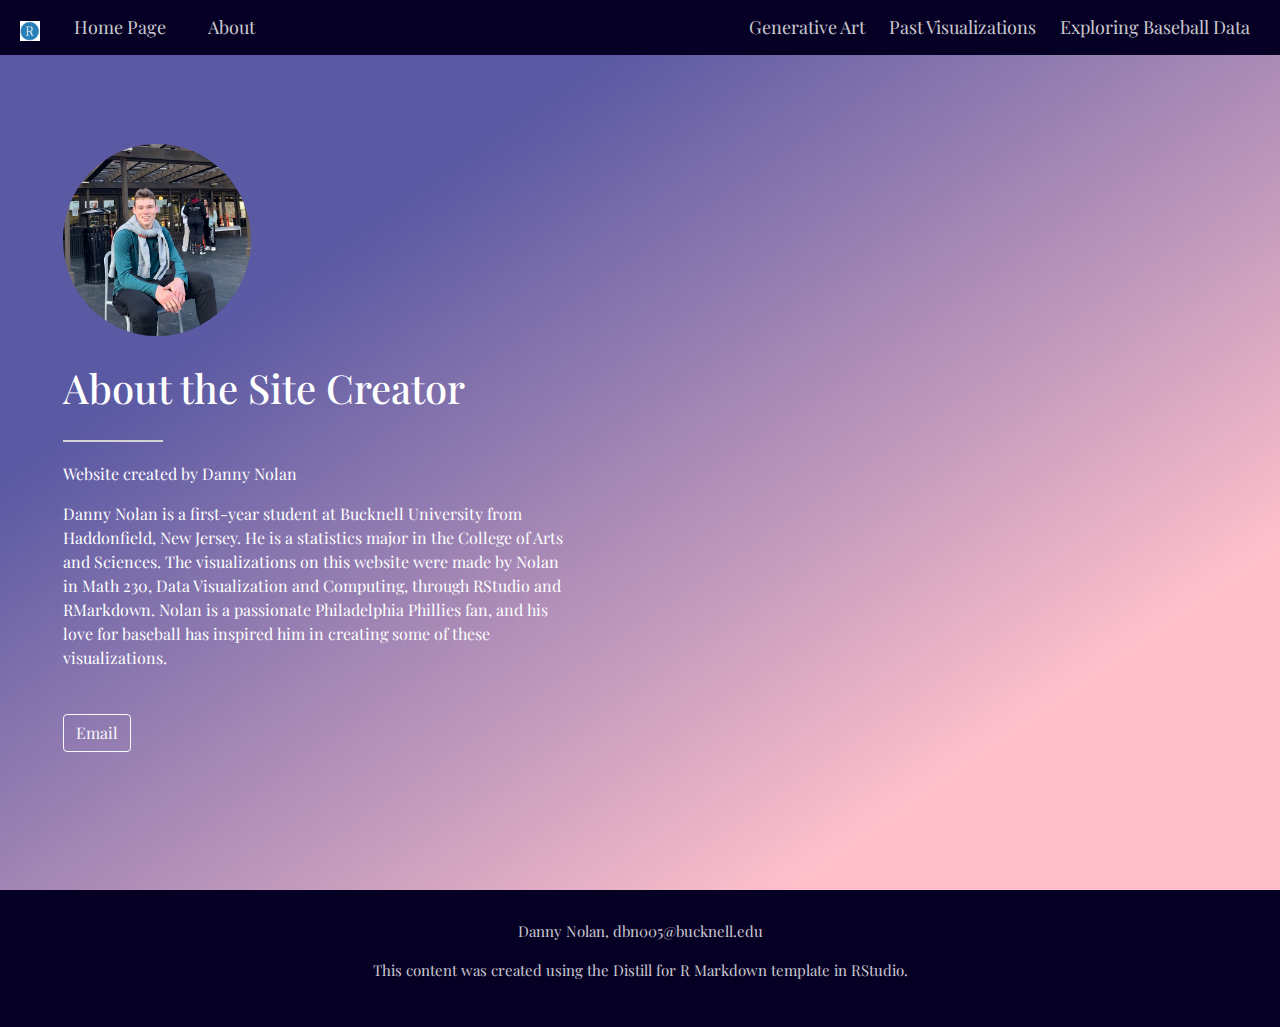
<file: dnolan_website_2.0/docs/about.html>
<!doctype html>
<html lang="en">
  <head>
    <!-- Required meta tags -->
    <meta charset="utf-8">
    <meta name="viewport" content="width=device-width, initial-scale=1, shrink-to-fit=no">

    <!-- Bootstrap CSS -->
    <link rel="stylesheet" href="https://stackpath.bootstrapcdn.com/bootstrap/4.5.0/css/bootstrap.min.css">

    <link href="https://fonts.googleapis.com/css2?family=Open+Sans&display=swap" rel="stylesheet">
    <style type="text/css">
      body {
        font-family: 'Open Sans', sans-serif;
        background: #5A59A3;
        background: linear-gradient(145deg, #5A59A3 25%, pink 75%);
        color: white;
      }
    </style>

    <title>About the Site Creator</title>

    
          <!--radix_placeholder_navigation_in_header-->
          <meta name="distill:offset" content=""/>

          <script type="application/javascript">

            window.headroom_prevent_pin = false;

            window.document.addEventListener("DOMContentLoaded", function (event) {

              // initialize headroom for banner
              var header = $('header').get(0);
              var headerHeight = header.offsetHeight;
              var headroom = new Headroom(header, {
                tolerance: 5,
                onPin : function() {
                  if (window.headroom_prevent_pin) {
                    window.headroom_prevent_pin = false;
                    headroom.unpin();
                  }
                }
              });
              headroom.init();
              if(window.location.hash)
                headroom.unpin();
              $(header).addClass('headroom--transition');

              // offset scroll location for banner on hash change
              // (see: https://github.com/WickyNilliams/headroom.js/issues/38)
              window.addEventListener("hashchange", function(event) {
                window.scrollTo(0, window.pageYOffset - (headerHeight + 25));
              });

              // responsive menu
              $('.distill-site-header').each(function(i, val) {
                var topnav = $(this);
                var toggle = topnav.find('.nav-toggle');
                toggle.on('click', function() {
                  topnav.toggleClass('responsive');
                });
              });

              // nav dropdowns
              $('.nav-dropbtn').click(function(e) {
                $(this).next('.nav-dropdown-content').toggleClass('nav-dropdown-active');
                $(this).parent().siblings('.nav-dropdown')
                   .children('.nav-dropdown-content').removeClass('nav-dropdown-active');
              });
              $("body").click(function(e){
                $('.nav-dropdown-content').removeClass('nav-dropdown-active');
              });
              $(".nav-dropdown").click(function(e){
                e.stopPropagation();
              });
            });
          </script>

          <style type="text/css">

          /* Theme (user-documented overrideables for nav appearance) */

          .distill-site-nav {
            color: rgba(255, 255, 255, 0.8);
            background-color: #0F2E3D;
            font-size: 15px;
            font-weight: 300;
          }

          .distill-site-nav a {
            color: inherit;
            text-decoration: none;
          }

          .distill-site-nav a:hover {
            color: white;
          }

          @media print {
            .distill-site-nav {
              display: none;
            }
          }

          .distill-site-header {

          }

          .distill-site-footer {

          }


          /* Site Header */

          .distill-site-header {
            width: 100%;
            box-sizing: border-box;
            z-index: 3;
          }

          .distill-site-header .nav-left {
            display: inline-block;
            margin-left: 8px;
          }

          @media screen and (max-width: 768px) {
            .distill-site-header .nav-left {
              margin-left: 0;
            }
          }


          .distill-site-header .nav-right {
            float: right;
            margin-right: 8px;
          }

          .distill-site-header a,
          .distill-site-header .title {
            display: inline-block;
            text-align: center;
            padding: 14px 10px 14px 10px;
          }

          .distill-site-header .title {
            font-size: 18px;
            min-width: 150px;
          }

          .distill-site-header .logo {
            padding: 0;
          }

          .distill-site-header .logo img {
            display: none;
            max-height: 20px;
            width: auto;
            margin-bottom: -4px;
          }

          .distill-site-header .nav-image img {
            max-height: 18px;
            width: auto;
            display: inline-block;
            margin-bottom: -3px;
          }



          @media screen and (min-width: 1000px) {
            .distill-site-header .logo img {
              display: inline-block;
            }
            .distill-site-header .nav-left {
              margin-left: 20px;
            }
            .distill-site-header .nav-right {
              margin-right: 20px;
            }
            .distill-site-header .title {
              padding-left: 12px;
            }
          }


          .distill-site-header .nav-toggle {
            display: none;
          }

          .nav-dropdown {
            display: inline-block;
            position: relative;
          }

          .nav-dropdown .nav-dropbtn {
            border: none;
            outline: none;
            color: rgba(255, 255, 255, 0.8);
            padding: 16px 10px;
            background-color: transparent;
            font-family: inherit;
            font-size: inherit;
            font-weight: inherit;
            margin: 0;
            margin-top: 1px;
            z-index: 2;
          }

          .nav-dropdown-content {
            display: none;
            position: absolute;
            background-color: white;
            min-width: 200px;
            border: 1px solid rgba(0,0,0,0.15);
            border-radius: 4px;
            box-shadow: 0px 8px 16px 0px rgba(0,0,0,0.1);
            z-index: 1;
            margin-top: 2px;
            white-space: nowrap;
            padding-top: 4px;
            padding-bottom: 4px;
          }

          .nav-dropdown-content hr {
            margin-top: 4px;
            margin-bottom: 4px;
            border: none;
            border-bottom: 1px solid rgba(0, 0, 0, 0.1);
          }

          .nav-dropdown-active {
            display: block;
          }

          .nav-dropdown-content a, .nav-dropdown-content .nav-dropdown-header {
            color: black;
            padding: 6px 24px;
            text-decoration: none;
            display: block;
            text-align: left;
          }

          .nav-dropdown-content .nav-dropdown-header {
            display: block;
            padding: 5px 24px;
            padding-bottom: 0;
            text-transform: uppercase;
            font-size: 14px;
            color: #999999;
            white-space: nowrap;
          }

          .nav-dropdown:hover .nav-dropbtn {
            color: white;
          }

          .nav-dropdown-content a:hover {
            background-color: #ddd;
            color: black;
          }

          .nav-right .nav-dropdown-content {
            margin-left: -45%;
            right: 0;
          }

          @media screen and (max-width: 768px) {
            .distill-site-header a, .distill-site-header .nav-dropdown  {display: none;}
            .distill-site-header a.nav-toggle {
              float: right;
              display: block;
            }
            .distill-site-header .title {
              margin-left: 0;
            }
            .distill-site-header .nav-right {
              margin-right: 0;
            }
            .distill-site-header {
              overflow: hidden;
            }
            .nav-right .nav-dropdown-content {
              margin-left: 0;
            }
          }


          @media screen and (max-width: 768px) {
            .distill-site-header.responsive {position: relative; min-height: 500px; }
            .distill-site-header.responsive a.nav-toggle {
              position: absolute;
              right: 0;
              top: 0;
            }
            .distill-site-header.responsive a,
            .distill-site-header.responsive .nav-dropdown {
              display: block;
              text-align: left;
            }
            .distill-site-header.responsive .nav-left,
            .distill-site-header.responsive .nav-right {
              width: 100%;
            }
            .distill-site-header.responsive .nav-dropdown {float: none;}
            .distill-site-header.responsive .nav-dropdown-content {position: relative;}
            .distill-site-header.responsive .nav-dropdown .nav-dropbtn {
              display: block;
              width: 100%;
              text-align: left;
            }
          }

          /* Site Footer */

          .distill-site-footer {
            width: 100%;
            overflow: hidden;
            box-sizing: border-box;
            z-index: 3;
            margin-top: 30px;
            padding-top: 30px;
            padding-bottom: 30px;
            text-align: center;
          }

          /* Headroom */

          d-title {
            padding-top: 6rem;
          }

          @media print {
            d-title {
              padding-top: 4rem;
            }
          }

          .headroom {
            z-index: 1000;
            position: fixed;
            top: 0;
            left: 0;
            right: 0;
          }

          .headroom--transition {
            transition: all .4s ease-in-out;
          }

          .headroom--unpinned {
            top: -100px;
          }

          .headroom--pinned {
            top: 0;
          }

          /* adjust viewport for navbar height */
          /* helps vertically center bootstrap (non-distill) content */
          .min-vh-100 {
            min-height: calc(100vh - 100px) !important;
          }

          </style>

          <script src="site_libs/jquery-3.6.0/jquery-3.6.0.min.js"></script>
          <link href="site_libs/font-awesome-5.1.0/css/all.css" rel="stylesheet"/>
          <link href="site_libs/font-awesome-5.1.0/css/v4-shims.css" rel="stylesheet"/>
          <script src="site_libs/headroom-0.9.4/headroom.min.js"></script>
          <script src="site_libs/autocomplete-0.37.1/autocomplete.min.js"></script>
          <script src="site_libs/fuse-6.4.1/fuse.min.js"></script>

          <script type="application/javascript">

          function getMeta(metaName) {
            var metas = document.getElementsByTagName('meta');
            for (let i = 0; i < metas.length; i++) {
              if (metas[i].getAttribute('name') === metaName) {
                return metas[i].getAttribute('content');
              }
            }
            return '';
          }

          function offsetURL(url) {
            var offset = getMeta('distill:offset');
            return offset ? offset + '/' + url : url;
          }

          function createFuseIndex() {

            // create fuse index
            var options = {
              keys: [
                { name: 'title', weight: 20 },
                { name: 'categories', weight: 15 },
                { name: 'description', weight: 10 },
                { name: 'contents', weight: 5 },
              ],
              ignoreLocation: true,
              threshold: 0
            };
            var fuse = new window.Fuse([], options);

            // fetch the main search.json
            return fetch(offsetURL('search.json'))
              .then(function(response) {
                if (response.status == 200) {
                  return response.json().then(function(json) {
                    // index main articles
                    json.articles.forEach(function(article) {
                      fuse.add(article);
                    });
                    // download collections and index their articles
                    return Promise.all(json.collections.map(function(collection) {
                      return fetch(offsetURL(collection)).then(function(response) {
                        if (response.status === 200) {
                          return response.json().then(function(articles) {
                            articles.forEach(function(article) {
                              fuse.add(article);
                            });
                          })
                        } else {
                          return Promise.reject(
                            new Error('Unexpected status from search index request: ' +
                                      response.status)
                          );
                        }
                      });
                    })).then(function() {
                      return fuse;
                    });
                  });

                } else {
                  return Promise.reject(
                    new Error('Unexpected status from search index request: ' +
                                response.status)
                  );
                }
              });
          }

          window.document.addEventListener("DOMContentLoaded", function (event) {

            // get search element (bail if we don't have one)
            var searchEl = window.document.getElementById('distill-search');
            if (!searchEl)
              return;

            createFuseIndex()
              .then(function(fuse) {

                // make search box visible
                searchEl.classList.remove('hidden');

                // initialize autocomplete
                var options = {
                  autoselect: true,
                  hint: false,
                  minLength: 2,
                };
                window.autocomplete(searchEl, options, [{
                  source: function(query, callback) {
                    const searchOptions = {
                      isCaseSensitive: false,
                      shouldSort: true,
                      minMatchCharLength: 2,
                      limit: 10,
                    };
                    var results = fuse.search(query, searchOptions);
                    callback(results
                      .map(function(result) { return result.item; })
                    );
                  },
                  templates: {
                    suggestion: function(suggestion) {
                      var img = suggestion.preview && Object.keys(suggestion.preview).length > 0
                        ? `<img src="${offsetURL(suggestion.preview)}"</img>`
                        : '';
                      var html = `
                        <div class="search-item">
                          <h3>${suggestion.title}</h3>
                          <div class="search-item-description">
                            ${suggestion.description || ''}
                          </div>
                          <div class="search-item-preview">
                            ${img}
                          </div>
                        </div>
                      `;
                      return html;
                    }
                  }
                }]).on('autocomplete:selected', function(event, suggestion) {
                  window.location.href = offsetURL(suggestion.path);
                });
                // remove inline display style on autocompleter (we want to
                // manage responsive display via css)
                $('.algolia-autocomplete').css("display", "");
              })
              .catch(function(error) {
                console.log(error);
              });

          });

          </script>

          <style type="text/css">

          .nav-search {
            font-size: x-small;
          }

          /* Algolioa Autocomplete */

          .algolia-autocomplete {
            display: inline-block;
            margin-left: 10px;
            vertical-align: sub;
            background-color: white;
            color: black;
            padding: 6px;
            padding-top: 8px;
            padding-bottom: 0;
            border-radius: 6px;
            border: 1px #0F2E3D solid;
            width: 180px;
          }


          @media screen and (max-width: 768px) {
            .distill-site-nav .algolia-autocomplete {
              display: none;
              visibility: hidden;
            }
            .distill-site-nav.responsive .algolia-autocomplete {
              display: inline-block;
              visibility: visible;
            }
            .distill-site-nav.responsive .algolia-autocomplete .aa-dropdown-menu {
              margin-left: 0;
              width: 400px;
              max-height: 400px;
            }
          }

          .algolia-autocomplete .aa-input, .algolia-autocomplete .aa-hint {
            width: 90%;
            outline: none;
            border: none;
          }

          .algolia-autocomplete .aa-hint {
            color: #999;
          }
          .algolia-autocomplete .aa-dropdown-menu {
            width: 550px;
            max-height: 70vh;
            overflow-x: visible;
            overflow-y: scroll;
            padding: 5px;
            margin-top: 3px;
            margin-left: -150px;
            background-color: #fff;
            border-radius: 5px;
            border: 1px solid #999;
            border-top: none;
          }

          .algolia-autocomplete .aa-dropdown-menu .aa-suggestion {
            cursor: pointer;
            padding: 5px 4px;
            border-bottom: 1px solid #eee;
          }

          .algolia-autocomplete .aa-dropdown-menu .aa-suggestion:last-of-type {
            border-bottom: none;
            margin-bottom: 2px;
          }

          .algolia-autocomplete .aa-dropdown-menu .aa-suggestion .search-item {
            overflow: hidden;
            font-size: 0.8em;
            line-height: 1.4em;
          }

          .algolia-autocomplete .aa-dropdown-menu .aa-suggestion .search-item h3 {
            font-size: 1rem;
            margin-block-start: 0;
            margin-block-end: 5px;
          }

          .algolia-autocomplete .aa-dropdown-menu .aa-suggestion .search-item-description {
            display: inline-block;
            overflow: hidden;
            height: 2.8em;
            width: 80%;
            margin-right: 4%;
          }

          .algolia-autocomplete .aa-dropdown-menu .aa-suggestion .search-item-preview {
            display: inline-block;
            width: 15%;
          }

          .algolia-autocomplete .aa-dropdown-menu .aa-suggestion .search-item-preview img {
            height: 3em;
            width: auto;
            display: none;
          }

          .algolia-autocomplete .aa-dropdown-menu .aa-suggestion .search-item-preview img[src] {
            display: initial;
          }

          .algolia-autocomplete .aa-dropdown-menu .aa-suggestion.aa-cursor {
            background-color: #eee;
          }
          .algolia-autocomplete .aa-dropdown-menu .aa-suggestion em {
            font-weight: bold;
            font-style: normal;
          }

          </style>


          <!--/radix_placeholder_navigation_in_header-->
          <!--radix_placeholder_site_in_header-->
          <!--/radix_placeholder_site_in_header-->
          
          <style type="text/css">
          body {
            padding-top: 60px;
          }
          </style>
          <style type="text/css">
          /* base variables */

          /* Edit the CSS properties in this file to create a custom
             Distill theme. Only edit values in the right column
             for each row; values shown are the CSS defaults.
             To return any property to the default,
             you may set its value to: unset
             All rows must end with a semi-colon.                      */

          /* Optional: embed custom fonts here with `@import`          */
          /* This must remain at the top of this file.                 */



          html {
            /*-- Main font sizes --*/
            --title-size:      50px;
            --body-size:       1.06rem;
            --code-size:       14px;
            --aside-size:      12px;
            --fig-cap-size:    13px;
            /*-- Main font colors --*/
            --title-color:     #000000;
            --header-color:    rgba(0, 0, 0, 0.8);
            --body-color:      rgba(0, 0, 0, 0.8);
            --aside-color:     rgba(0, 0, 0, 0.6);
            --fig-cap-color:   rgba(0, 0, 0, 0.6);
            /*-- Specify custom fonts ~~~ must be imported above   --*/
            --heading-font:    sans-serif;
            --mono-font:       monospace;
            --body-font:       sans-serif;
            --navbar-font:     sans-serif;  /* websites + blogs only */
          }

          /*-- ARTICLE METADATA --*/
          d-byline {
            --heading-size:    0.6rem;
            --heading-color:   rgba(0, 0, 0, 0.5);
            --body-size:       0.8rem;
            --body-color:      rgba(0, 0, 0, 0.8);
          }

          /*-- ARTICLE TABLE OF CONTENTS --*/
          .d-contents {
            --heading-size:    18px;
            --contents-size:   13px;
          }

          /*-- ARTICLE APPENDIX --*/
          d-appendix {
            --heading-size:    15px;
            --heading-color:   rgba(0, 0, 0, 0.65);
            --text-size:       0.8em;
            --text-color:      rgba(0, 0, 0, 0.5);
          }

          /*-- WEBSITE HEADER + FOOTER --*/
          /* These properties only apply to Distill sites and blogs  */

          .distill-site-header {
            --title-size:       18px;
            --text-color:       rgba(255, 255, 255, 0.8);
            --text-size:        15px;
            --hover-color:      white;
            --bkgd-color:       #0F2E3D;
          }

          .distill-site-footer {
            --text-color:       rgba(255, 255, 255, 0.8);
            --text-size:        15px;
            --hover-color:      white;
            --bkgd-color:       #0F2E3D;
          }

          /*-- Additional custom styles --*/
          /* Add any additional CSS rules below                      */
          </style>
          <style type="text/css">
          /* base variables */

          /* Edit the CSS properties in this file to create a custom
             Distill theme. Only edit values in the right column
             for each row; values shown are the CSS defaults.
             To return any property to the default,
             you may set its value to: unset
             All rows must end with a semi-colon.                      */

          /* Optional: embed custom fonts here with `@import`          */
          /* This must remain at the top of this file.                 */

          @import url('https://fonts.googleapis.com/css?family=Playfair+Display|Asap:400,400i,700,700i|Roboto:400,400i,700,700i&display=swap');

          html {
            /*-- Main font sizes --*/
            --title-size:      60px;
            --body-size:       1.26rem;
            --code-size:       14px;
            --aside-size:      12px;
            --fig-cap-size:    13px;
            /*-- Main font colors --*/
            --title-color:     #000000;
            --header-color:    rgba(0, 0, 0, 0.8);
            --body-color:      rgba(0, 0, 0, 0.8);
            --aside-color:     rgba(0, 0, 0, 0.6);
            --fig-cap-color:   rgba(0, 0, 0, 0.6);
            /*-- Specify custom fonts ~~~ must be imported above   --*/
            --heading-font:    "Playfair Display", sans-serif;
            --mono-font:       "Playfair Display", monospace;
            --body-font:       "Playfair Display", sans-serif;
            --navbar-font:     "Playfair Display", sans-serif;  /* websites + blogs only */
          }

          /*-- ARTICLE METADATA --*/
          d-byline {
            --heading-size:    0.6rem;
            --heading-color:   rgba(0, 0, 0, 0.5);
            --body-size:       0.8rem;
            --body-color:      rgba(0, 0, 0, 0.8);
          }

          /*-- ARTICLE TABLE OF CONTENTS --*/
          .d-contents {
            --heading-size:    18px;
            --contents-size:   13px;
          }

          /*-- ARTICLE APPENDIX --*/
          d-appendix {
            --heading-size:    15px;
            --heading-color:   rgba(0, 0, 0, 0.65);
            --text-size:       0.8em;
            --text-color:      rgba(0, 0, 0, 0.5);
          }

          /*-- WEBSITE HEADER + FOOTER --*/
          /* These properties only apply to Distill sites and blogs  */

          .distill-site-header {
            --title-size:       18px;
            --text-color:       rgba(255, 255, 255, 0.8);
            --text-size:        18px;
            --hover-color:      white;
            --bkgd-color:       #060124;
          }

          .distill-site-footer {
            --text-color:       rgba(255, 255, 255, 0.8);
            --text-size:        15px;
            --hover-color:      white;
            --bkgd-color:       #060124;
          }

          /*-- Additional custom styles --*/
          /* Add any additional CSS rules below                      */

          body{
            background-color: #ffeabd;
          }</style>
          <style type="text/css">
          /* base style */

          /* FONT FAMILIES */

          :root {
            --heading-default: -apple-system, BlinkMacSystemFont, "Segoe UI", Roboto, Oxygen, Ubuntu, Cantarell, "Fira Sans", "Droid Sans", "Helvetica Neue", Arial, sans-serif;
            --mono-default: Consolas, Monaco, 'Andale Mono', 'Ubuntu Mono', monospace;
            --body-default: -apple-system, BlinkMacSystemFont, "Segoe UI", Roboto, Oxygen, Ubuntu, Cantarell, "Fira Sans", "Droid Sans", "Helvetica Neue", Arial, sans-serif;
          }

          body,
          .posts-list .post-preview p,
          .posts-list .description p {
            font-family: var(--body-font), var(--body-default);
          }

          h1, h2, h3, h4, h5, h6,
          .posts-list .post-preview h2,
          .posts-list .description h2 {
            font-family: var(--heading-font), var(--heading-default);
          }

          d-article div.sourceCode code,
          d-article pre code {
            font-family: var(--mono-font), var(--mono-default);
          }


          /*-- TITLE --*/
          d-title h1,
          .posts-list > h1 {
            color: var(--title-color, black);
          }

          d-title h1 {
            font-size: var(--title-size, 50px);
          }

          /*-- HEADERS --*/
          d-article h1,
          d-article h2,
          d-article h3,
          d-article h4,
          d-article h5,
          d-article h6 {
            color: var(--header-color, rgba(0, 0, 0, 0.8));
          }

          /*-- BODY --*/
          d-article > p,  /* only text inside of <p> tags */
          d-article > ul, /* lists */
          d-article > ol {
            color: var(--body-color, rgba(0, 0, 0, 0.8));
            font-size: var(--body-size, 1.06rem);
          }


          /*-- CODE --*/
          d-article div.sourceCode code,
          d-article pre code {
            font-size: var(--code-size, 14px);
          }

          /*-- ASIDE --*/
          d-article aside {
            font-size: var(--aside-size, 12px);
            color: var(--aside-color, rgba(0, 0, 0, 0.6));
          }

          /*-- FIGURE CAPTIONS --*/
          figure .caption,
          figure figcaption,
          .figure .caption {
            font-size: var(--fig-cap-size, 13px);
            color: var(--fig-cap-color, rgba(0, 0, 0, 0.6));
          }

          /*-- METADATA --*/
          d-byline h3 {
            font-size: var(--heading-size, 0.6rem);
            color: var(--heading-color, rgba(0, 0, 0, 0.5));
          }

          d-byline {
            font-size: var(--body-size, 0.8rem);
            color: var(--body-color, rgba(0, 0, 0, 0.8));
          }

          d-byline a,
          d-article d-byline a {
            color: var(--body-color, rgba(0, 0, 0, 0.8));
          }

          /*-- TABLE OF CONTENTS --*/
          .d-contents nav h3 {
            font-size: var(--heading-size, 18px);
          }

          .d-contents nav a {
            font-size: var(--contents-size, 13px);
          }

          /*-- APPENDIX --*/
          d-appendix h3 {
            font-size: var(--heading-size, 15px);
            color: var(--heading-color, rgba(0, 0, 0, 0.65));
          }

          d-appendix {
            font-size: var(--text-size, 0.8em);
            color: var(--text-color, rgba(0, 0, 0, 0.5));
          }

          d-appendix d-footnote-list a.footnote-backlink {
            color: var(--text-color, rgba(0, 0, 0, 0.5));
          }

          /*-- WEBSITE HEADER + FOOTER --*/
          .distill-site-header .title {
            font-size: var(--title-size, 18px);
            font-family: var(--navbar-font), var(--heading-default);
          }

          .distill-site-header a,
          .nav-dropdown .nav-dropbtn {
            font-family: var(--navbar-font), var(--heading-default);
          }

          .nav-dropdown .nav-dropbtn {
            color: var(--text-color, rgba(255, 255, 255, 0.8));
            font-size: var(--text-size, 15px);
          }

          .distill-site-header a:hover,
          .nav-dropdown:hover .nav-dropbtn {
            color: var(--hover-color, white);
          }

          .distill-site-header {
            font-size: var(--text-size, 15px);
            color: var(--text-color, rgba(255, 255, 255, 0.8));
            background-color: var(--bkgd-color, #0F2E3D);
          }

          .distill-site-footer {
            font-size: var(--text-size, 15px);
            color: var(--text-color, rgba(255, 255, 255, 0.8));
            background-color: var(--bkgd-color, #0F2E3D);
          }

          .distill-site-footer a:hover {
            color: var(--hover-color, white);
          }</style>
          <script src="C:\Users\DANNYN~1\DOCUME~1\R\WIN-LI~1\4.1\RMARKD~1\rmd\h\pandoc\HEADER~1.JS"></script>
    
    
  </head>
  <body>

          <!--radix_placeholder_navigation_before_body-->
          <header class="header header--fixed" role="banner">
          <nav class="distill-site-nav distill-site-header">
          <div class="nav-left">
          <a class="logo">
          <img src="images/R.png" alt="Logo"/>
          </a>
          <a href="index.html" class="title">Home Page</a>
          <a href="about.html">About</a>
          </div>
          <div class="nav-right">
          <a href="GenArt.html">Generative Art</a>
          <a href="Visualizations.html">Past Visualizations</a>
          <a href="DataStory.html">Exploring Baseball Data</a>
          <a href="javascript:void(0);" class="nav-toggle">&#9776;</a>
          </div>
          </nav>
          </header>
          <!--/radix_placeholder_navigation_before_body-->
          <!--radix_placeholder_site_before_body-->
          <!--/radix_placeholder_site_before_body-->
    
    <div class="container-fluid min-vh-100 d-none d-md-block d-lg-block d-xl-block">
      <div class="row min-vh-100 align-items-center">
        <div class="col-12 col-lg-6">
          <div class="pl-5 pb-4">
            <img src="me.jpg" style="height:12rem" class="rounded-circle">
          </div>
          <div class="pl-5 py-1">
            <h1>About the Site Creator</h1>
          </div>
          <div class="pl-5 py-3">
            <div style="border: thin solid lightgray; width: 100px;"></div>
          </div>
          <div class="px-5 py-1">
            <p>Website created by Danny Nolan</p>
            <p>Danny Nolan is a first-year student at Bucknell
            University from Haddonfield, New Jersey. He is a statistics
            major in the College of Arts and Sciences. The
            visualizations on this website were made by Nolan in Math
            230, Data Visualization and Computing, through RStudio and
            RMarkdown. Nolan is a passionate Philadelphia Phillies fan,
            and his love for baseball has inspired him in creating some
            of these visualizations.</p>
          </div>
          <div class="pl-5 pt-4" id="icon-list">
            <ul class="list-inline">
                            <li class="list-inline-item">
                <a href=mailto:dbn005@bucknell.edu>
                  <button type="button" class="btn btn-outline-light mb-2">
                    Email
                  </button>
                </a>
              </li>
                          </ul>
          </div>
        </div>
      </div>
    </div>

    <div class="container-fluid min-vh-100 d-block d-md-none d-lg-none d-xl-none">
      <div class="row pt-5 align-items-center">
        <div class="col-12 col-lg-6">
          <div class="pl-5 pb-4">
            <img src="me.jpg" style="height:12rem" class="rounded-circle">
          </div>
          <div class="pl-5 py-1">
            <h1>About the Site Creator</h1>
          </div>
          <div class="pl-5 py-3">
            <div style="border: thin solid lightgray; width: 100px;"></div>
          </div>
          <div class="px-5 py-1">
            <p>Website created by Danny Nolan</p>
            <p>Danny Nolan is a first-year student at Bucknell
            University from Haddonfield, New Jersey. He is a statistics
            major in the College of Arts and Sciences. The
            visualizations on this website were made by Nolan in Math
            230, Data Visualization and Computing, through RStudio and
            RMarkdown. Nolan is a passionate Philadelphia Phillies fan,
            and his love for baseball has inspired him in creating some
            of these visualizations.</p>
          </div>
        </div>
      </div>
      <div class="row justify-content-center align-items-center pb-4">
          <div class="col-8 p-1 text-center">
              <div class="list-group">
                                <a href=mailto:dbn005@bucknell.edu>
                    <button type="button" class="list-group-item list-group-item-action my-1 rounded" style="background-color: Transparent; color:white; border-color: white;">
                    Email
                    </button>
                </a>
                              </div>
          </div>
      </div>
    </div>

    <!-- Optional JavaScript -->
    <!-- jQuery first, then Popper.js, then Bootstrap JS -->
    <script src="https://code.jquery.com/jquery-3.5.1.slim.min.js" integrity="sha384-DfXdz2htPH0lsSSs5nCTpuj/zy4C+OGpamoFVy38MVBnE+IbbVYUew+OrCXaRkfj" crossorigin="anonymous"></script>
    <script src="https://cdn.jsdelivr.net/npm/popper.js@1.16.0/dist/umd/popper.min.js" integrity="sha384-Q6E9RHvbIyZFJoft+2mJbHaEWldlvI9IOYy5n3zV9zzTtmI3UksdQRVvoxMfooAo" crossorigin="anonymous"></script>
    <script src="https://stackpath.bootstrapcdn.com/bootstrap/4.5.0/js/bootstrap.min.js" integrity="sha384-OgVRvuATP1z7JjHLkuOU7Xw704+h835Lr+6QL9UvYjZE3Ipu6Tp75j7Bh/kR0JKI" crossorigin="anonymous"></script>

          <!--radix_placeholder_site_after_body-->
          <!--/radix_placeholder_site_after_body-->
          <!--radix_placeholder_navigation_after_body-->
          <div class="distill-site-nav distill-site-footer">
          <p>Danny Nolan, dbn005@bucknell.edu</p>
          <p>This content was created using the Distill for R Markdown template in
          RStudio.</p>
          </div>
          <!--/radix_placeholder_navigation_after_body-->

    
  </body>
</html>
</file>
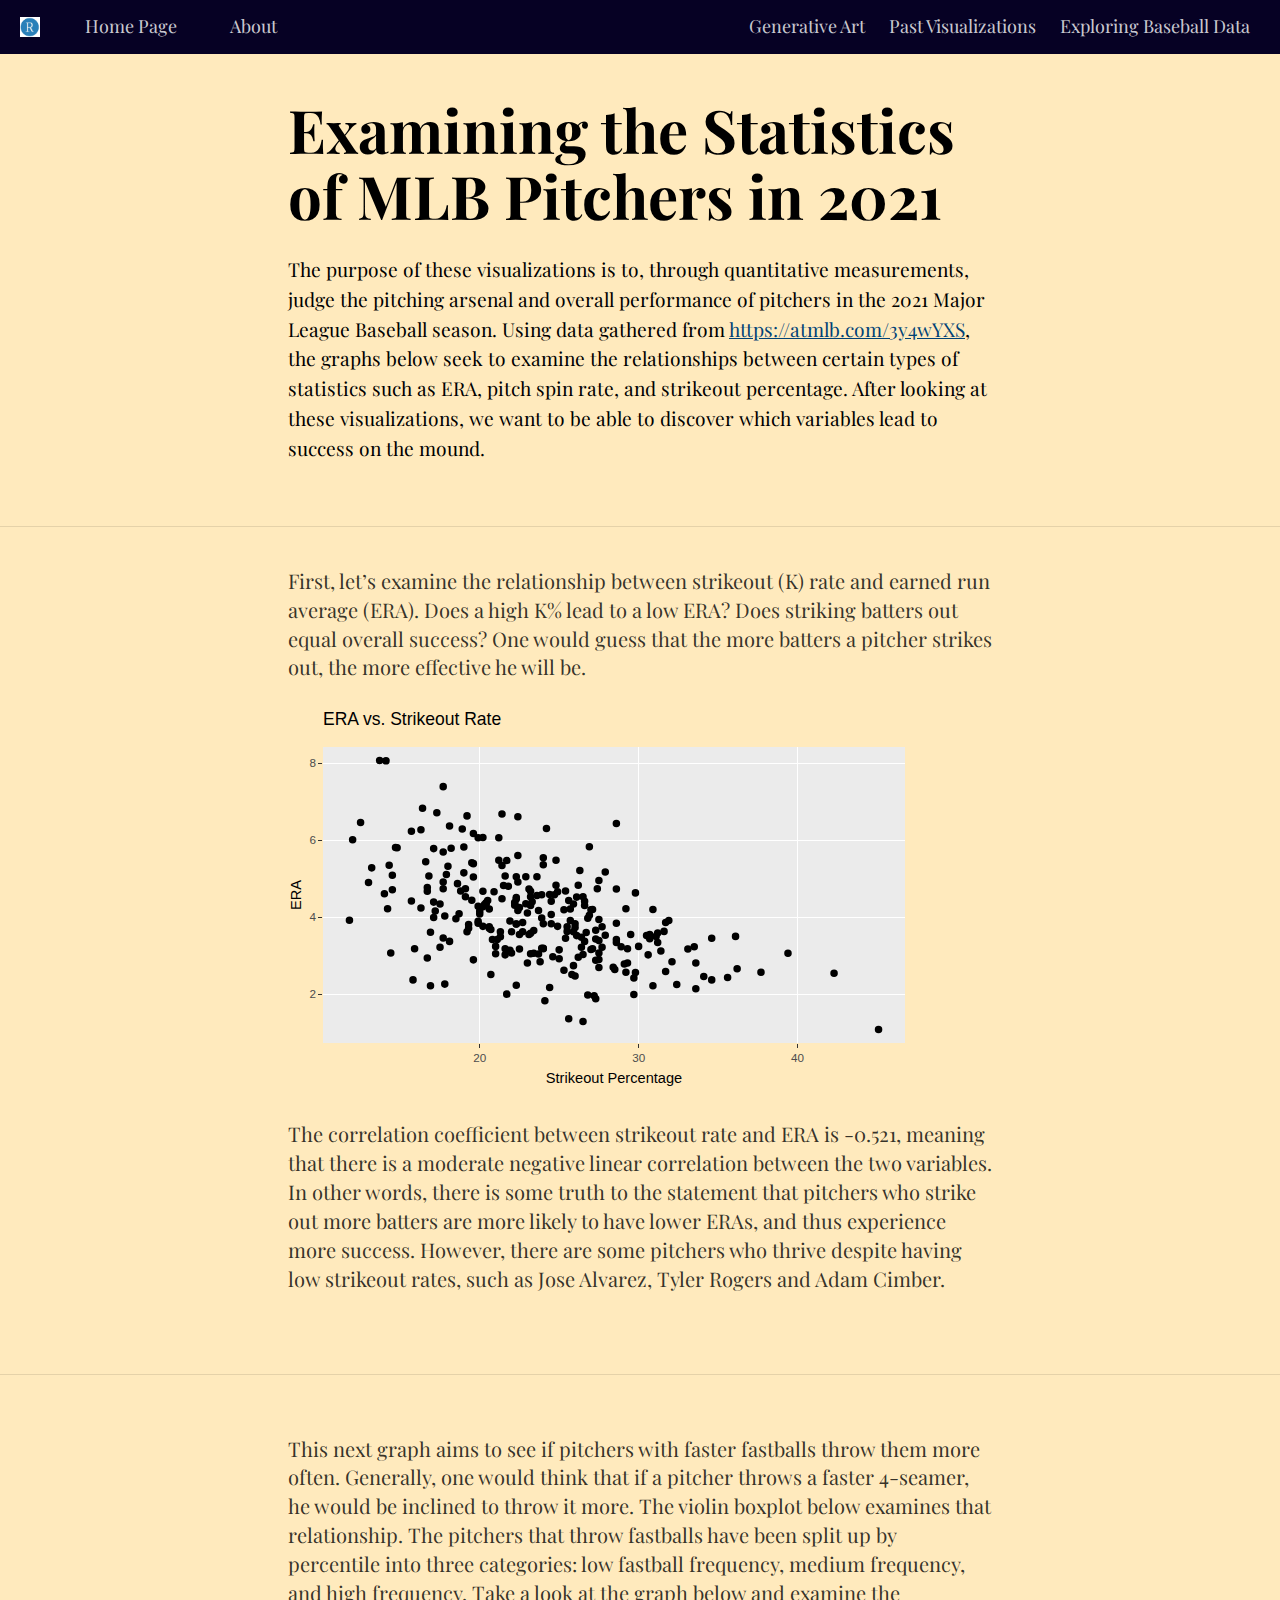
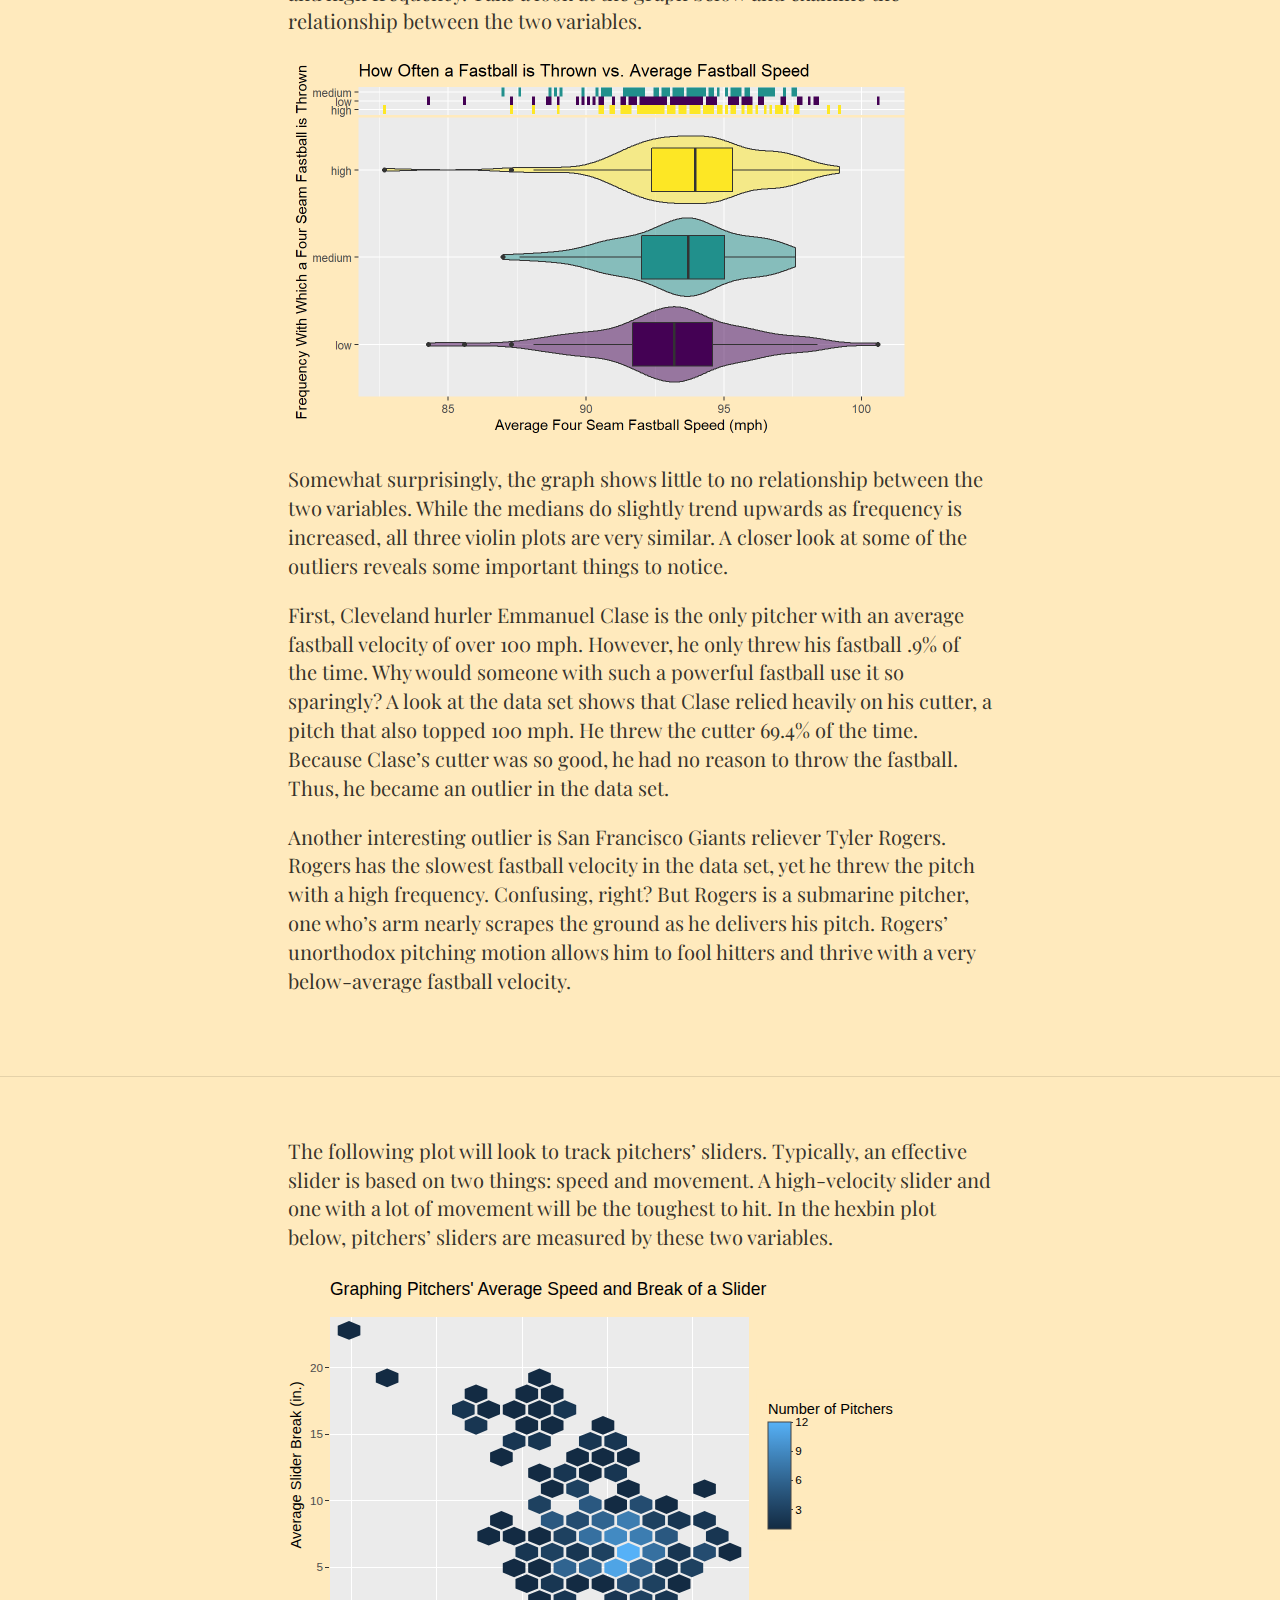
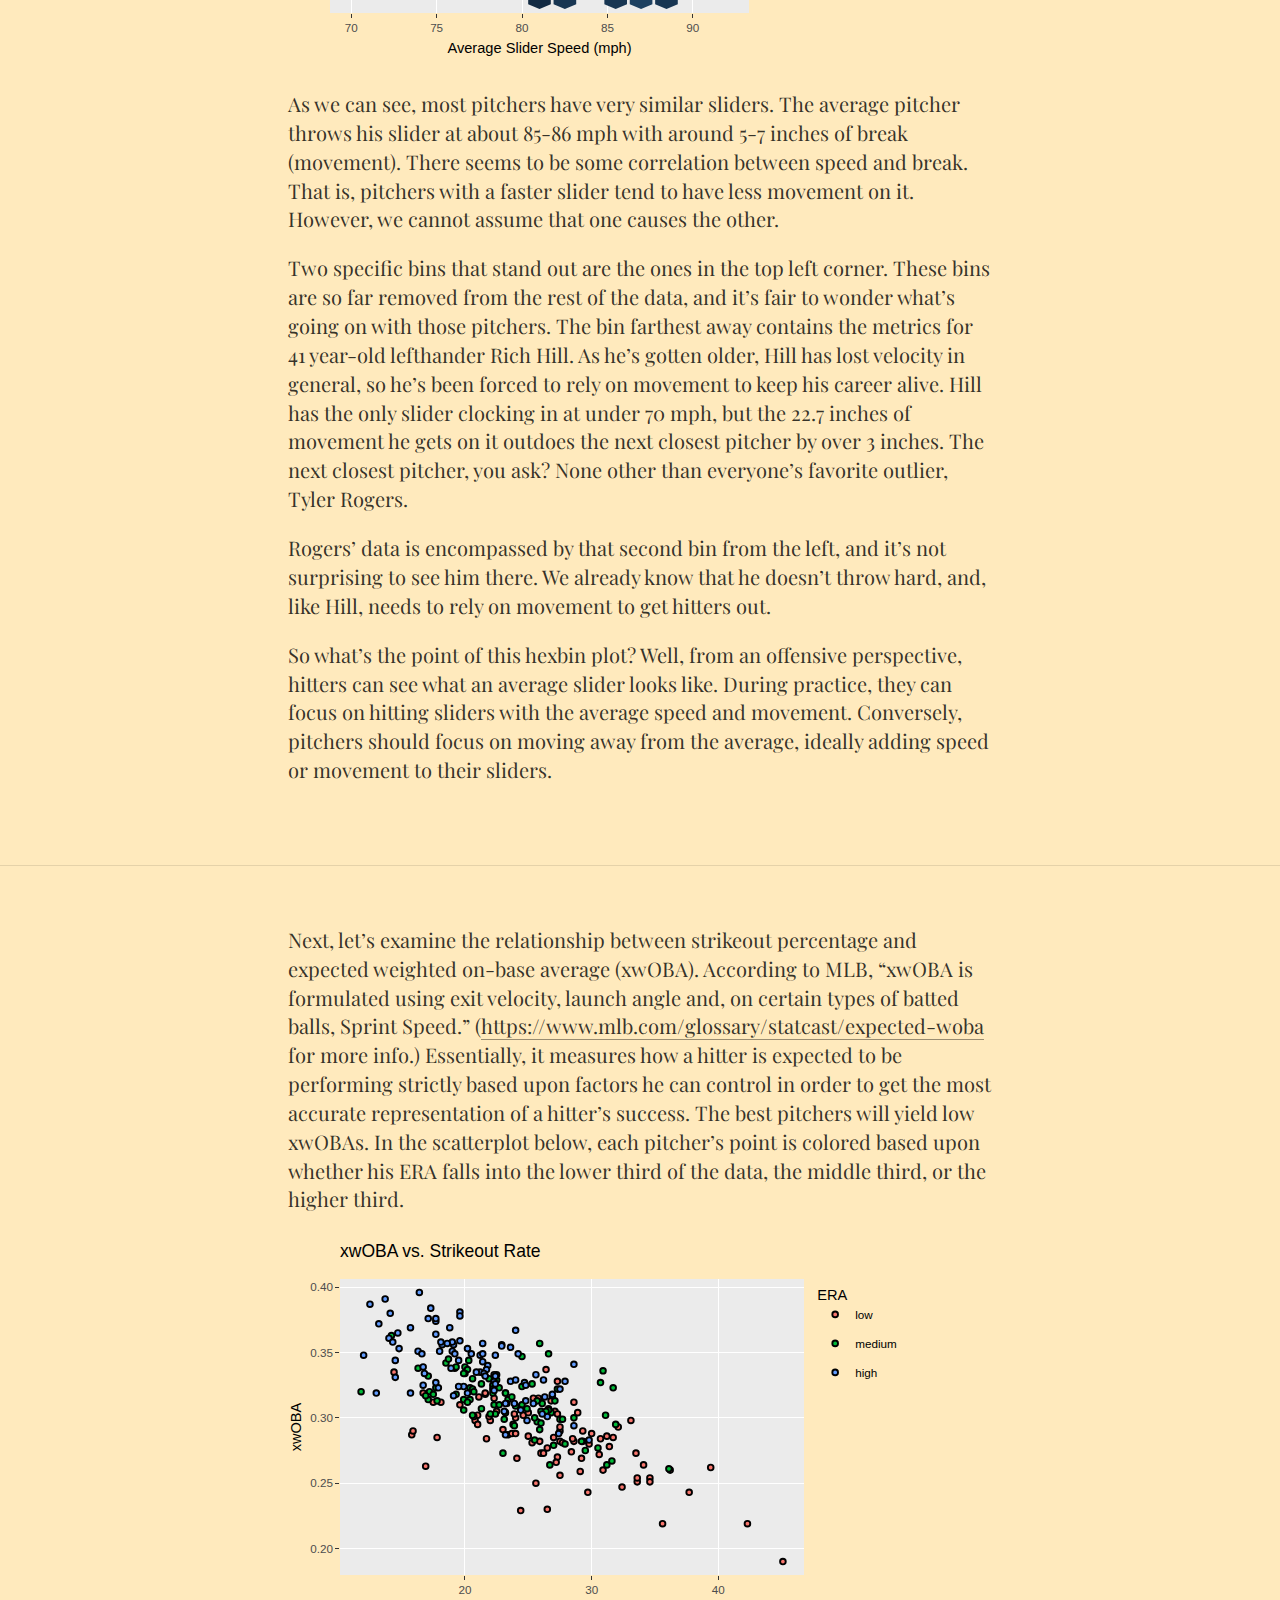
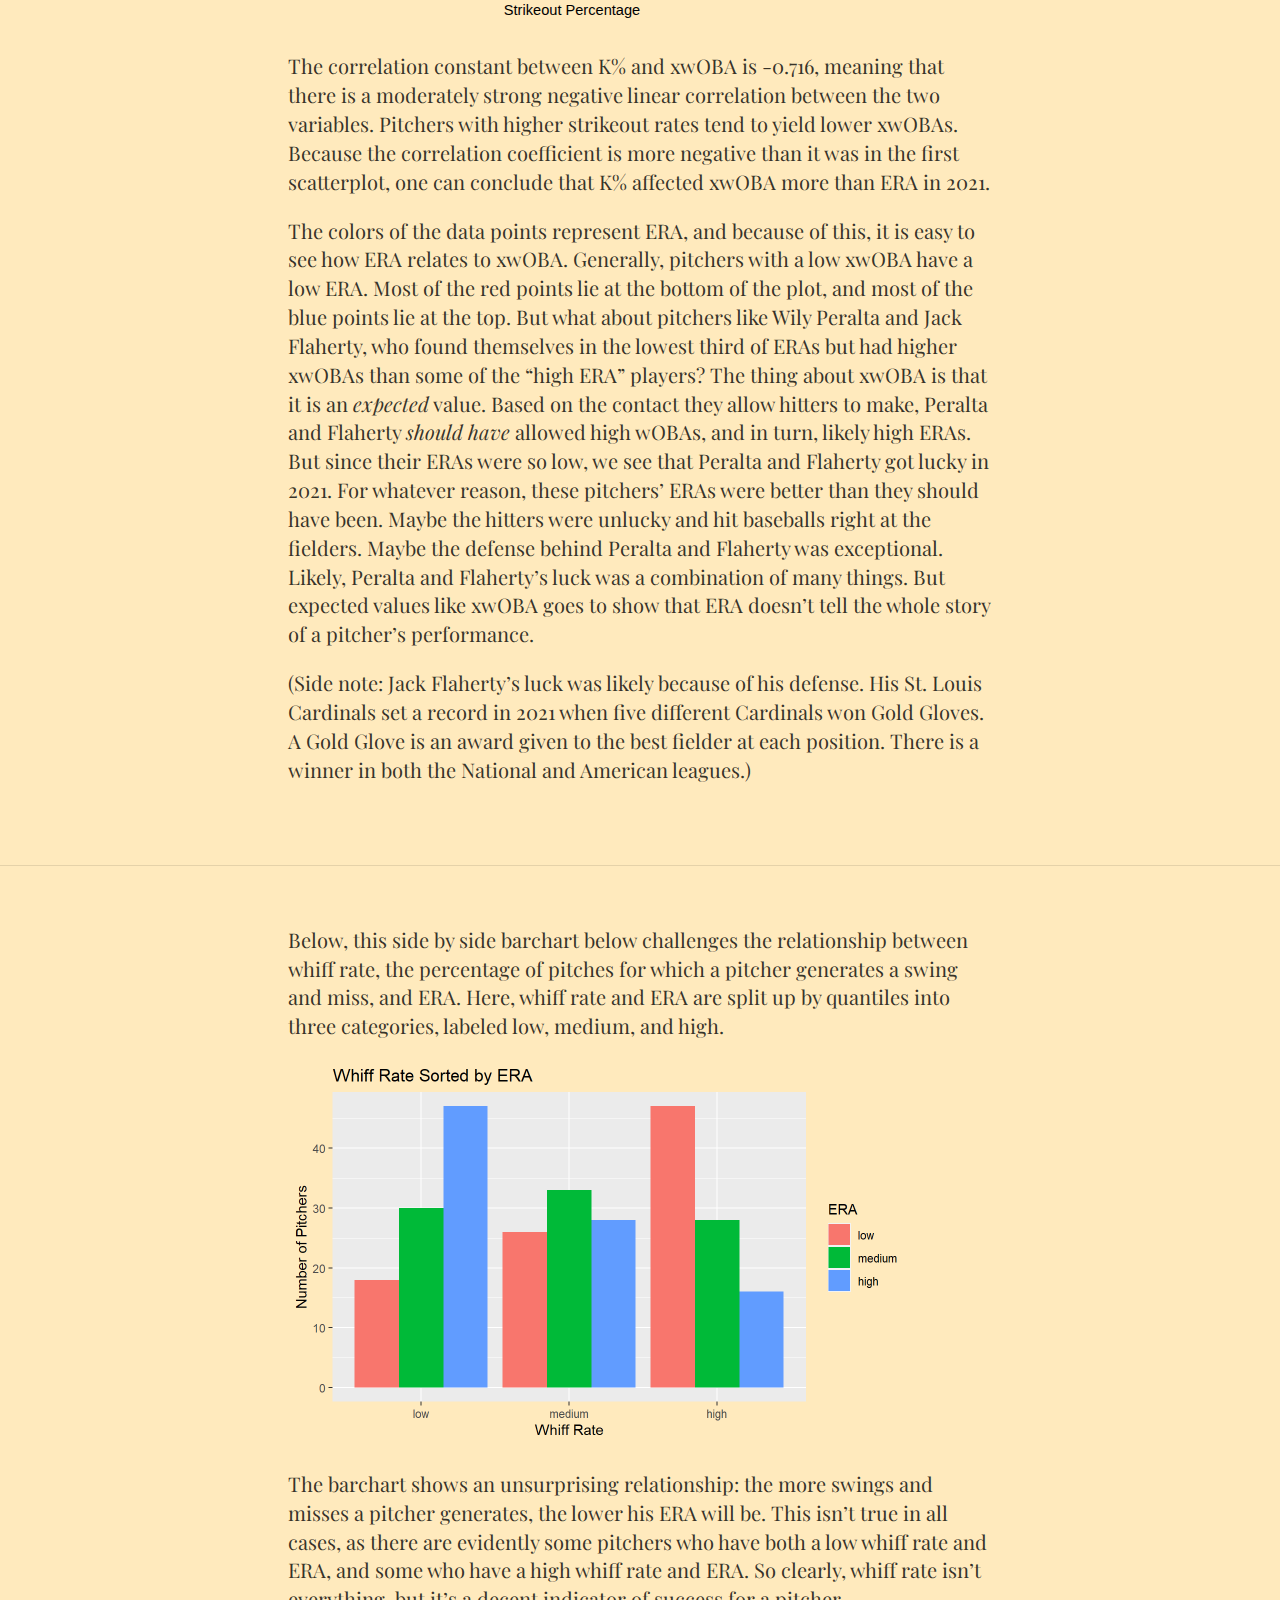
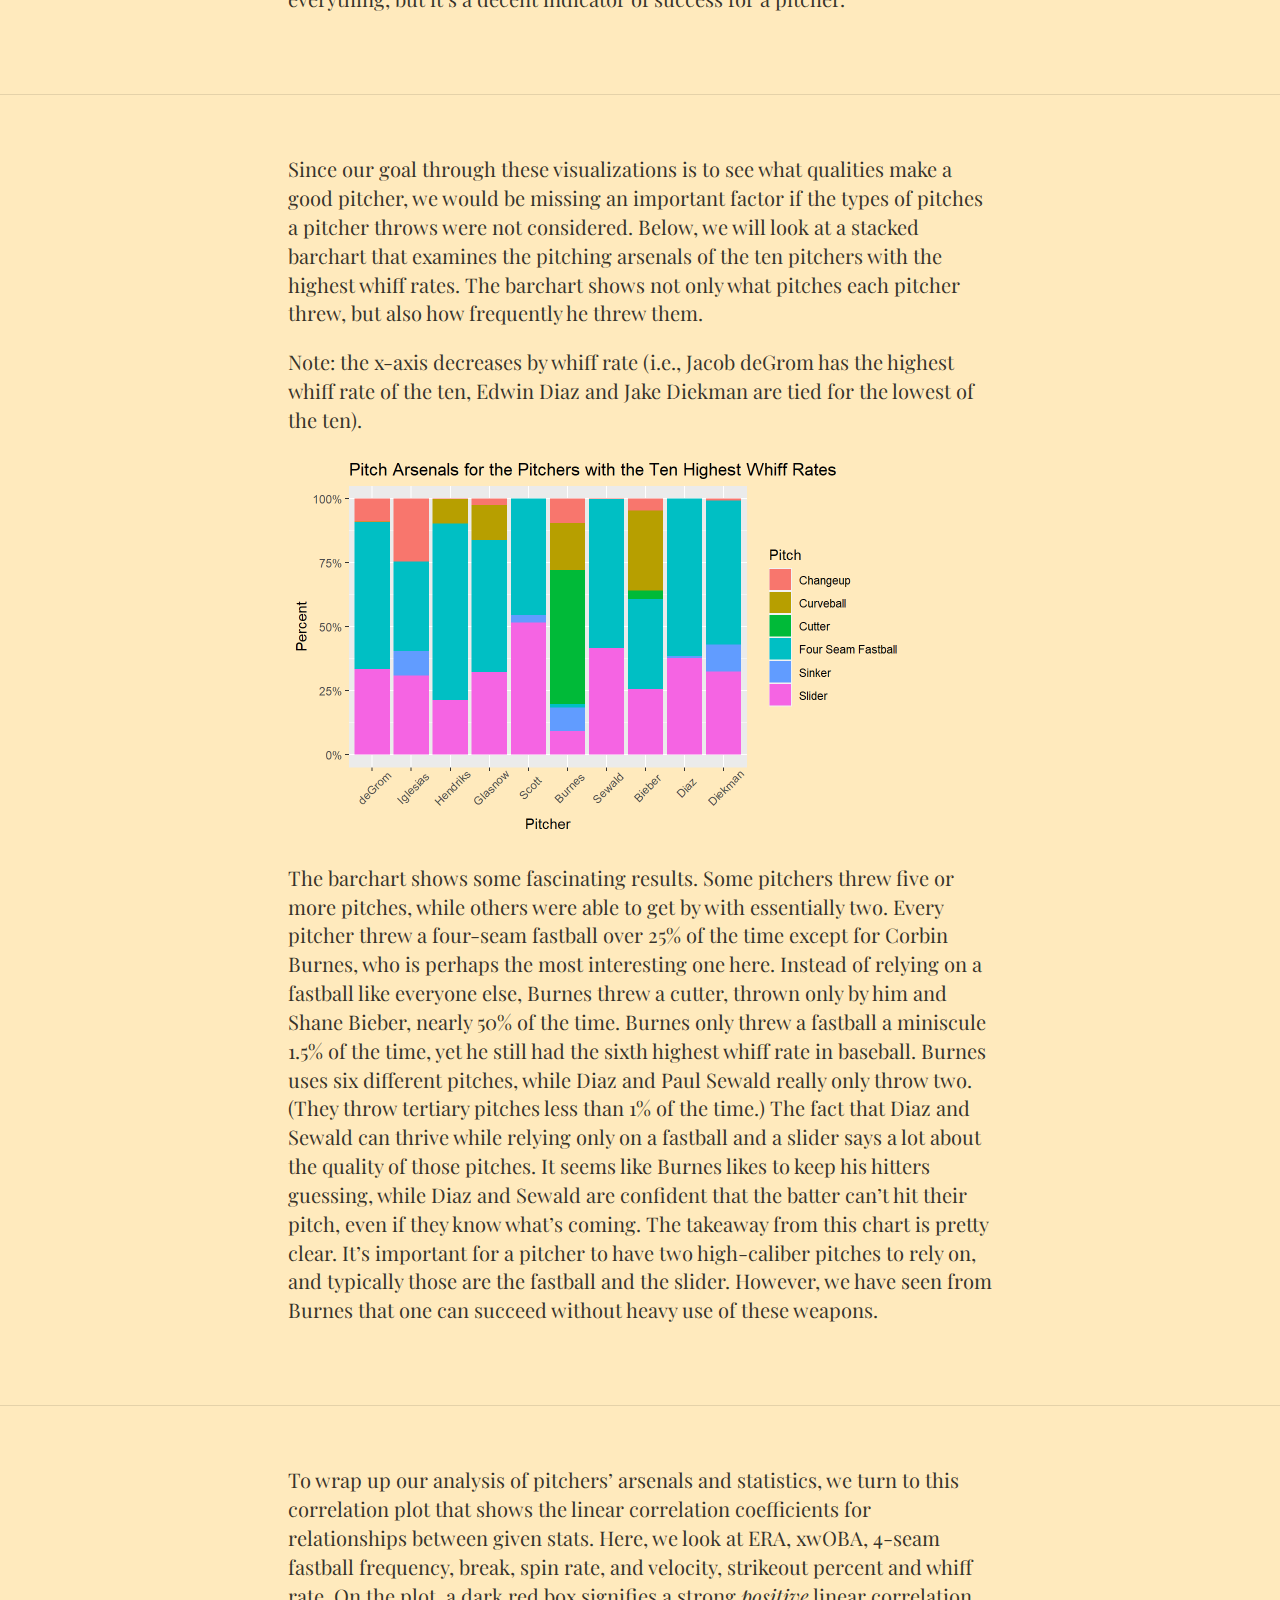
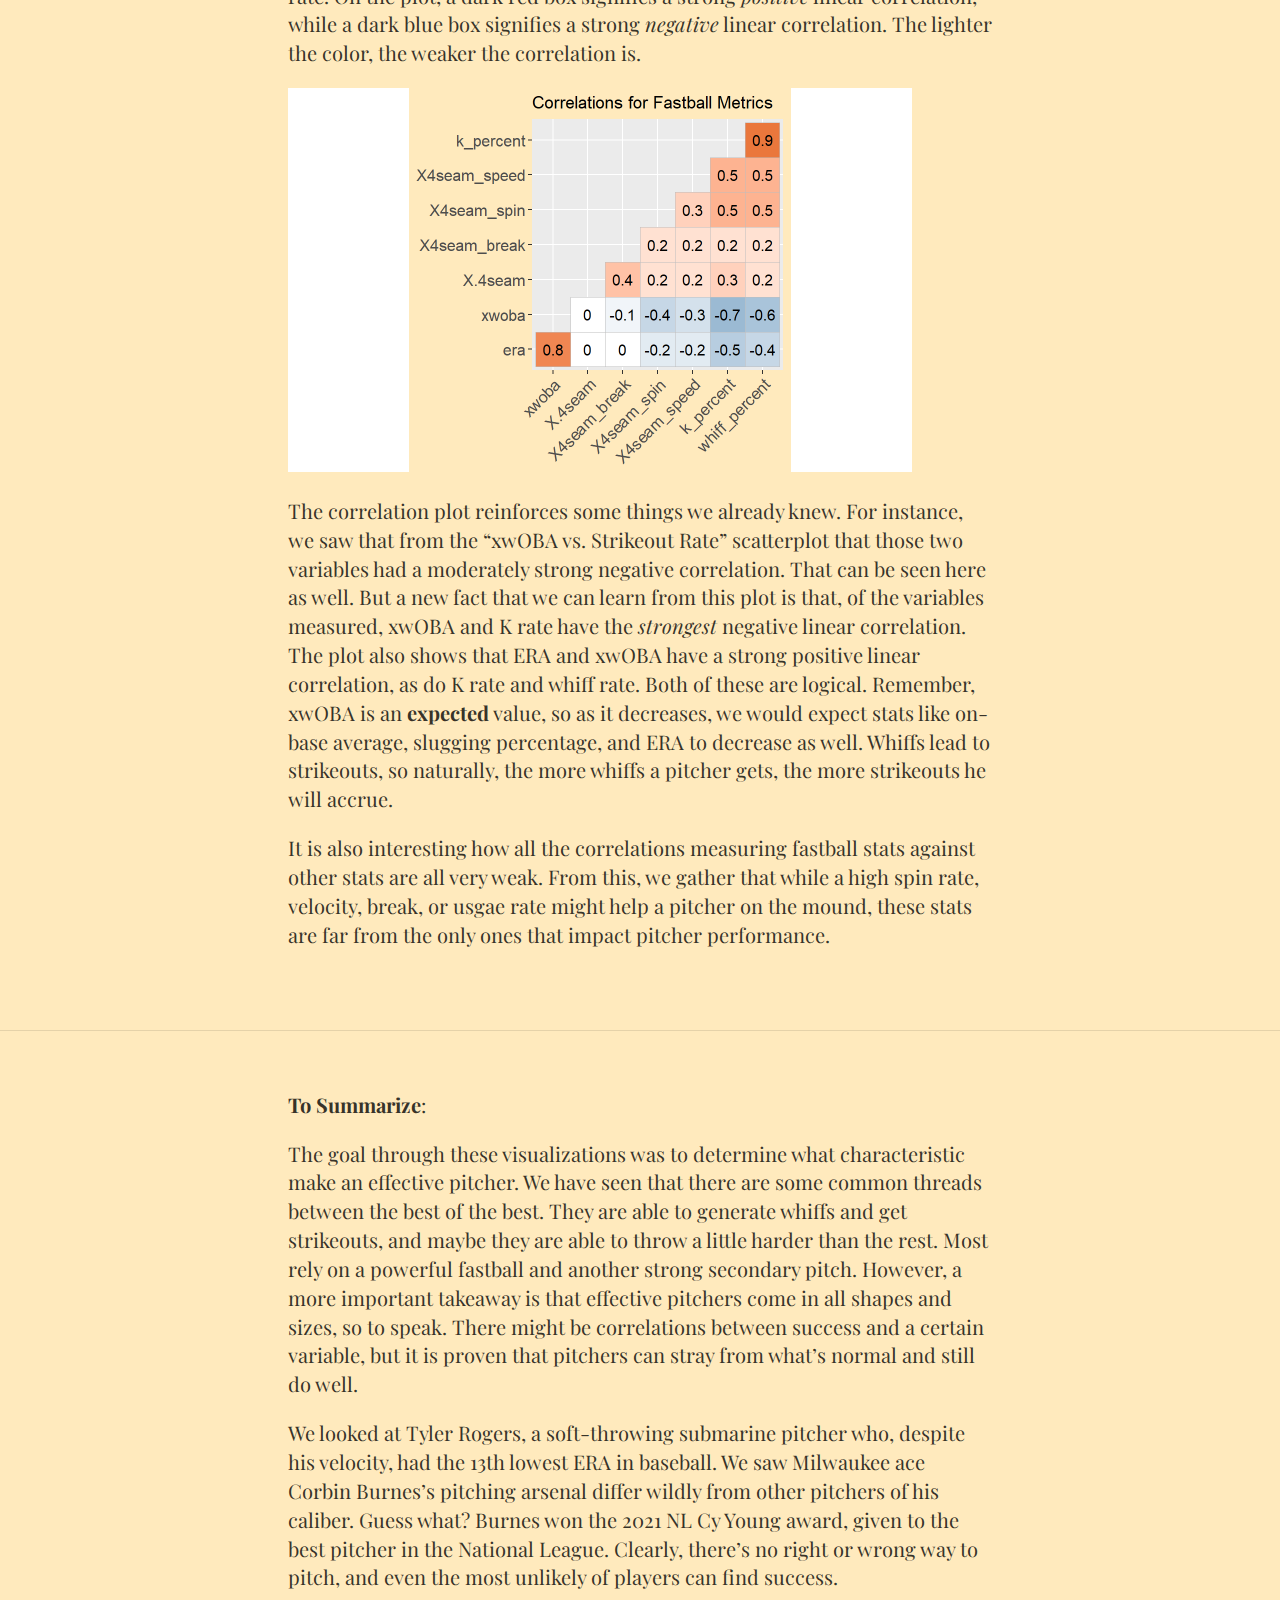
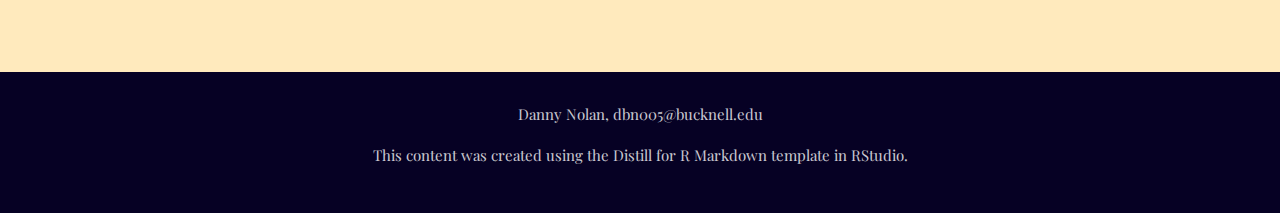
<file: dnolan_website_2.0/docs/DataStory.html>
<!DOCTYPE html>

<html xmlns="http://www.w3.org/1999/xhtml" lang="" xml:lang="">

<head>
  <meta charset="utf-8"/>
  <meta name="viewport" content="width=device-width, initial-scale=1"/>
  <meta http-equiv="X-UA-Compatible" content="IE=Edge,chrome=1"/>
  <meta name="generator" content="distill" />

  <style type="text/css">
  /* Hide doc at startup (prevent jankiness while JS renders/transforms) */
  body {
    visibility: hidden;
  }
  </style>

 <!--radix_placeholder_import_source-->
 <!--/radix_placeholder_import_source-->

<style type="text/css">code{white-space: pre;}</style>
<style type="text/css" data-origin="pandoc">
pre > code.sourceCode { white-space: pre; position: relative; }
pre > code.sourceCode > span { display: inline-block; line-height: 1.25; }
pre > code.sourceCode > span:empty { height: 1.2em; }
.sourceCode { overflow: visible; }
code.sourceCode > span { color: inherit; text-decoration: inherit; }
div.sourceCode { margin: 1em 0; }
pre.sourceCode { margin: 0; }
@media screen {
div.sourceCode { overflow: auto; }
}
@media print {
pre > code.sourceCode { white-space: pre-wrap; }
pre > code.sourceCode > span { text-indent: -5em; padding-left: 5em; }
}
pre.numberSource code
  { counter-reset: source-line 0; }
pre.numberSource code > span
  { position: relative; left: -4em; counter-increment: source-line; }
pre.numberSource code > span > a:first-child::before
  { content: counter(source-line);
    position: relative; left: -1em; text-align: right; vertical-align: baseline;
    border: none; display: inline-block;
    -webkit-touch-callout: none; -webkit-user-select: none;
    -khtml-user-select: none; -moz-user-select: none;
    -ms-user-select: none; user-select: none;
    padding: 0 4px; width: 4em;
    color: #aaaaaa;
  }
pre.numberSource { margin-left: 3em; border-left: 1px solid #aaaaaa;  padding-left: 4px; }
div.sourceCode
  {   }
@media screen {
pre > code.sourceCode > span > a:first-child::before { text-decoration: underline; }
}
code span.al { color: #ad0000; } /* Alert */
code span.an { color: #5e5e5e; } /* Annotation */
code span.at { } /* Attribute */
code span.bn { color: #ad0000; } /* BaseN */
code span.bu { } /* BuiltIn */
code span.cf { color: #007ba5; } /* ControlFlow */
code span.ch { color: #20794d; } /* Char */
code span.cn { color: #8f5902; } /* Constant */
code span.co { color: #5e5e5e; } /* Comment */
code span.cv { color: #5e5e5e; font-style: italic; } /* CommentVar */
code span.do { color: #5e5e5e; font-style: italic; } /* Documentation */
code span.dt { color: #ad0000; } /* DataType */
code span.dv { color: #ad0000; } /* DecVal */
code span.er { color: #ad0000; } /* Error */
code span.ex { } /* Extension */
code span.fl { color: #ad0000; } /* Float */
code span.fu { color: #4758ab; } /* Function */
code span.im { } /* Import */
code span.in { color: #5e5e5e; } /* Information */
code span.kw { color: #007ba5; } /* Keyword */
code span.op { color: #5e5e5e; } /* Operator */
code span.ot { color: #007ba5; } /* Other */
code span.pp { color: #ad0000; } /* Preprocessor */
code span.sc { color: #5e5e5e; } /* SpecialChar */
code span.ss { color: #20794d; } /* SpecialString */
code span.st { color: #20794d; } /* String */
code span.va { color: #111111; } /* Variable */
code span.vs { color: #20794d; } /* VerbatimString */
code span.wa { color: #5e5e5e; font-style: italic; } /* Warning */
</style>


  <!--radix_placeholder_meta_tags-->
  <title>Home Page: Examining the Statistics of MLB Pitchers in 2021</title>

  <meta property="description" itemprop="description" content="The purpose of these visualizations is to, through quantitative measurements, judge the pitching arsenal and overall performance of pitchers in the 2021 Major League Baseball season.  Using data gathered from https://atmlb.com/3y4wYXS, the graphs below seek to examine the relationships between certain types of statistics such as ERA, pitch spin rate, and strikeout percentage.  After looking at these visualizations, we want to be able to discover which variables lead to success on the mound."/>



  <!--  https://developers.facebook.com/docs/sharing/webmasters#markup -->
  <meta property="og:title" content="Home Page: Examining the Statistics of MLB Pitchers in 2021"/>
  <meta property="og:type" content="article"/>
  <meta property="og:description" content="The purpose of these visualizations is to, through quantitative measurements, judge the pitching arsenal and overall performance of pitchers in the 2021 Major League Baseball season.  Using data gathered from https://atmlb.com/3y4wYXS, the graphs below seek to examine the relationships between certain types of statistics such as ERA, pitch spin rate, and strikeout percentage.  After looking at these visualizations, we want to be able to discover which variables lead to success on the mound."/>
  <meta property="og:locale" content="en_US"/>
  <meta property="og:site_name" content="Home Page"/>

  <!--  https://dev.twitter.com/cards/types/summary -->
  <meta property="twitter:card" content="summary"/>
  <meta property="twitter:title" content="Home Page: Examining the Statistics of MLB Pitchers in 2021"/>
  <meta property="twitter:description" content="The purpose of these visualizations is to, through quantitative measurements, judge the pitching arsenal and overall performance of pitchers in the 2021 Major League Baseball season.  Using data gathered from https://atmlb.com/3y4wYXS, the graphs below seek to examine the relationships between certain types of statistics such as ERA, pitch spin rate, and strikeout percentage.  After looking at these visualizations, we want to be able to discover which variables lead to success on the mound."/>

  <!--/radix_placeholder_meta_tags-->
  <!--radix_placeholder_rmarkdown_metadata-->

  <script type="text/json" id="radix-rmarkdown-metadata">
  {"type":"list","attributes":{"names":{"type":"character","attributes":{},"value":["title","description"]}},"value":[{"type":"character","attributes":{},"value":["Examining the Statistics of MLB Pitchers in 2021"]},{"type":"character","attributes":{},"value":["The purpose of these visualizations is to, through quantitative measurements, judge the pitching arsenal and overall performance of pitchers in the 2021 Major League Baseball season.  Using data gathered from https://atmlb.com/3y4wYXS, the graphs below seek to examine the relationships between certain types of statistics such as ERA, pitch spin rate, and strikeout percentage.  After looking at these visualizations, we want to be able to discover which variables lead to success on the mound."]}]}
  </script>
  <!--/radix_placeholder_rmarkdown_metadata-->
  <!--radix_placeholder_navigation_in_header-->
  <meta name="distill:offset" content=""/>

  <script type="application/javascript">

    window.headroom_prevent_pin = false;

    window.document.addEventListener("DOMContentLoaded", function (event) {

      // initialize headroom for banner
      var header = $('header').get(0);
      var headerHeight = header.offsetHeight;
      var headroom = new Headroom(header, {
        tolerance: 5,
        onPin : function() {
          if (window.headroom_prevent_pin) {
            window.headroom_prevent_pin = false;
            headroom.unpin();
          }
        }
      });
      headroom.init();
      if(window.location.hash)
        headroom.unpin();
      $(header).addClass('headroom--transition');

      // offset scroll location for banner on hash change
      // (see: https://github.com/WickyNilliams/headroom.js/issues/38)
      window.addEventListener("hashchange", function(event) {
        window.scrollTo(0, window.pageYOffset - (headerHeight + 25));
      });

      // responsive menu
      $('.distill-site-header').each(function(i, val) {
        var topnav = $(this);
        var toggle = topnav.find('.nav-toggle');
        toggle.on('click', function() {
          topnav.toggleClass('responsive');
        });
      });

      // nav dropdowns
      $('.nav-dropbtn').click(function(e) {
        $(this).next('.nav-dropdown-content').toggleClass('nav-dropdown-active');
        $(this).parent().siblings('.nav-dropdown')
           .children('.nav-dropdown-content').removeClass('nav-dropdown-active');
      });
      $("body").click(function(e){
        $('.nav-dropdown-content').removeClass('nav-dropdown-active');
      });
      $(".nav-dropdown").click(function(e){
        e.stopPropagation();
      });
    });
  </script>

  <style type="text/css">

  /* Theme (user-documented overrideables for nav appearance) */

  .distill-site-nav {
    color: rgba(255, 255, 255, 0.8);
    background-color: #0F2E3D;
    font-size: 15px;
    font-weight: 300;
  }

  .distill-site-nav a {
    color: inherit;
    text-decoration: none;
  }

  .distill-site-nav a:hover {
    color: white;
  }

  @media print {
    .distill-site-nav {
      display: none;
    }
  }

  .distill-site-header {

  }

  .distill-site-footer {

  }


  /* Site Header */

  .distill-site-header {
    width: 100%;
    box-sizing: border-box;
    z-index: 3;
  }

  .distill-site-header .nav-left {
    display: inline-block;
    margin-left: 8px;
  }

  @media screen and (max-width: 768px) {
    .distill-site-header .nav-left {
      margin-left: 0;
    }
  }


  .distill-site-header .nav-right {
    float: right;
    margin-right: 8px;
  }

  .distill-site-header a,
  .distill-site-header .title {
    display: inline-block;
    text-align: center;
    padding: 14px 10px 14px 10px;
  }

  .distill-site-header .title {
    font-size: 18px;
    min-width: 150px;
  }

  .distill-site-header .logo {
    padding: 0;
  }

  .distill-site-header .logo img {
    display: none;
    max-height: 20px;
    width: auto;
    margin-bottom: -4px;
  }

  .distill-site-header .nav-image img {
    max-height: 18px;
    width: auto;
    display: inline-block;
    margin-bottom: -3px;
  }



  @media screen and (min-width: 1000px) {
    .distill-site-header .logo img {
      display: inline-block;
    }
    .distill-site-header .nav-left {
      margin-left: 20px;
    }
    .distill-site-header .nav-right {
      margin-right: 20px;
    }
    .distill-site-header .title {
      padding-left: 12px;
    }
  }


  .distill-site-header .nav-toggle {
    display: none;
  }

  .nav-dropdown {
    display: inline-block;
    position: relative;
  }

  .nav-dropdown .nav-dropbtn {
    border: none;
    outline: none;
    color: rgba(255, 255, 255, 0.8);
    padding: 16px 10px;
    background-color: transparent;
    font-family: inherit;
    font-size: inherit;
    font-weight: inherit;
    margin: 0;
    margin-top: 1px;
    z-index: 2;
  }

  .nav-dropdown-content {
    display: none;
    position: absolute;
    background-color: white;
    min-width: 200px;
    border: 1px solid rgba(0,0,0,0.15);
    border-radius: 4px;
    box-shadow: 0px 8px 16px 0px rgba(0,0,0,0.1);
    z-index: 1;
    margin-top: 2px;
    white-space: nowrap;
    padding-top: 4px;
    padding-bottom: 4px;
  }

  .nav-dropdown-content hr {
    margin-top: 4px;
    margin-bottom: 4px;
    border: none;
    border-bottom: 1px solid rgba(0, 0, 0, 0.1);
  }

  .nav-dropdown-active {
    display: block;
  }

  .nav-dropdown-content a, .nav-dropdown-content .nav-dropdown-header {
    color: black;
    padding: 6px 24px;
    text-decoration: none;
    display: block;
    text-align: left;
  }

  .nav-dropdown-content .nav-dropdown-header {
    display: block;
    padding: 5px 24px;
    padding-bottom: 0;
    text-transform: uppercase;
    font-size: 14px;
    color: #999999;
    white-space: nowrap;
  }

  .nav-dropdown:hover .nav-dropbtn {
    color: white;
  }

  .nav-dropdown-content a:hover {
    background-color: #ddd;
    color: black;
  }

  .nav-right .nav-dropdown-content {
    margin-left: -45%;
    right: 0;
  }

  @media screen and (max-width: 768px) {
    .distill-site-header a, .distill-site-header .nav-dropdown  {display: none;}
    .distill-site-header a.nav-toggle {
      float: right;
      display: block;
    }
    .distill-site-header .title {
      margin-left: 0;
    }
    .distill-site-header .nav-right {
      margin-right: 0;
    }
    .distill-site-header {
      overflow: hidden;
    }
    .nav-right .nav-dropdown-content {
      margin-left: 0;
    }
  }


  @media screen and (max-width: 768px) {
    .distill-site-header.responsive {position: relative; min-height: 500px; }
    .distill-site-header.responsive a.nav-toggle {
      position: absolute;
      right: 0;
      top: 0;
    }
    .distill-site-header.responsive a,
    .distill-site-header.responsive .nav-dropdown {
      display: block;
      text-align: left;
    }
    .distill-site-header.responsive .nav-left,
    .distill-site-header.responsive .nav-right {
      width: 100%;
    }
    .distill-site-header.responsive .nav-dropdown {float: none;}
    .distill-site-header.responsive .nav-dropdown-content {position: relative;}
    .distill-site-header.responsive .nav-dropdown .nav-dropbtn {
      display: block;
      width: 100%;
      text-align: left;
    }
  }

  /* Site Footer */

  .distill-site-footer {
    width: 100%;
    overflow: hidden;
    box-sizing: border-box;
    z-index: 3;
    margin-top: 30px;
    padding-top: 30px;
    padding-bottom: 30px;
    text-align: center;
  }

  /* Headroom */

  d-title {
    padding-top: 6rem;
  }

  @media print {
    d-title {
      padding-top: 4rem;
    }
  }

  .headroom {
    z-index: 1000;
    position: fixed;
    top: 0;
    left: 0;
    right: 0;
  }

  .headroom--transition {
    transition: all .4s ease-in-out;
  }

  .headroom--unpinned {
    top: -100px;
  }

  .headroom--pinned {
    top: 0;
  }

  /* adjust viewport for navbar height */
  /* helps vertically center bootstrap (non-distill) content */
  .min-vh-100 {
    min-height: calc(100vh - 100px) !important;
  }

  </style>

  <script src="site_libs/jquery-3.6.0/jquery-3.6.0.min.js"></script>
  <link href="site_libs/font-awesome-5.1.0/css/all.css" rel="stylesheet"/>
  <link href="site_libs/font-awesome-5.1.0/css/v4-shims.css" rel="stylesheet"/>
  <script src="site_libs/headroom-0.9.4/headroom.min.js"></script>
  <script src="site_libs/autocomplete-0.37.1/autocomplete.min.js"></script>
  <script src="site_libs/fuse-6.4.1/fuse.min.js"></script>

  <script type="application/javascript">

  function getMeta(metaName) {
    var metas = document.getElementsByTagName('meta');
    for (let i = 0; i < metas.length; i++) {
      if (metas[i].getAttribute('name') === metaName) {
        return metas[i].getAttribute('content');
      }
    }
    return '';
  }

  function offsetURL(url) {
    var offset = getMeta('distill:offset');
    return offset ? offset + '/' + url : url;
  }

  function createFuseIndex() {

    // create fuse index
    var options = {
      keys: [
        { name: 'title', weight: 20 },
        { name: 'categories', weight: 15 },
        { name: 'description', weight: 10 },
        { name: 'contents', weight: 5 },
      ],
      ignoreLocation: true,
      threshold: 0
    };
    var fuse = new window.Fuse([], options);

    // fetch the main search.json
    return fetch(offsetURL('search.json'))
      .then(function(response) {
        if (response.status == 200) {
          return response.json().then(function(json) {
            // index main articles
            json.articles.forEach(function(article) {
              fuse.add(article);
            });
            // download collections and index their articles
            return Promise.all(json.collections.map(function(collection) {
              return fetch(offsetURL(collection)).then(function(response) {
                if (response.status === 200) {
                  return response.json().then(function(articles) {
                    articles.forEach(function(article) {
                      fuse.add(article);
                    });
                  })
                } else {
                  return Promise.reject(
                    new Error('Unexpected status from search index request: ' +
                              response.status)
                  );
                }
              });
            })).then(function() {
              return fuse;
            });
          });

        } else {
          return Promise.reject(
            new Error('Unexpected status from search index request: ' +
                        response.status)
          );
        }
      });
  }

  window.document.addEventListener("DOMContentLoaded", function (event) {

    // get search element (bail if we don't have one)
    var searchEl = window.document.getElementById('distill-search');
    if (!searchEl)
      return;

    createFuseIndex()
      .then(function(fuse) {

        // make search box visible
        searchEl.classList.remove('hidden');

        // initialize autocomplete
        var options = {
          autoselect: true,
          hint: false,
          minLength: 2,
        };
        window.autocomplete(searchEl, options, [{
          source: function(query, callback) {
            const searchOptions = {
              isCaseSensitive: false,
              shouldSort: true,
              minMatchCharLength: 2,
              limit: 10,
            };
            var results = fuse.search(query, searchOptions);
            callback(results
              .map(function(result) { return result.item; })
            );
          },
          templates: {
            suggestion: function(suggestion) {
              var img = suggestion.preview && Object.keys(suggestion.preview).length > 0
                ? `<img src="${offsetURL(suggestion.preview)}"</img>`
                : '';
              var html = `
                <div class="search-item">
                  <h3>${suggestion.title}</h3>
                  <div class="search-item-description">
                    ${suggestion.description || ''}
                  </div>
                  <div class="search-item-preview">
                    ${img}
                  </div>
                </div>
              `;
              return html;
            }
          }
        }]).on('autocomplete:selected', function(event, suggestion) {
          window.location.href = offsetURL(suggestion.path);
        });
        // remove inline display style on autocompleter (we want to
        // manage responsive display via css)
        $('.algolia-autocomplete').css("display", "");
      })
      .catch(function(error) {
        console.log(error);
      });

  });

  </script>

  <style type="text/css">

  .nav-search {
    font-size: x-small;
  }

  /* Algolioa Autocomplete */

  .algolia-autocomplete {
    display: inline-block;
    margin-left: 10px;
    vertical-align: sub;
    background-color: white;
    color: black;
    padding: 6px;
    padding-top: 8px;
    padding-bottom: 0;
    border-radius: 6px;
    border: 1px #0F2E3D solid;
    width: 180px;
  }


  @media screen and (max-width: 768px) {
    .distill-site-nav .algolia-autocomplete {
      display: none;
      visibility: hidden;
    }
    .distill-site-nav.responsive .algolia-autocomplete {
      display: inline-block;
      visibility: visible;
    }
    .distill-site-nav.responsive .algolia-autocomplete .aa-dropdown-menu {
      margin-left: 0;
      width: 400px;
      max-height: 400px;
    }
  }

  .algolia-autocomplete .aa-input, .algolia-autocomplete .aa-hint {
    width: 90%;
    outline: none;
    border: none;
  }

  .algolia-autocomplete .aa-hint {
    color: #999;
  }
  .algolia-autocomplete .aa-dropdown-menu {
    width: 550px;
    max-height: 70vh;
    overflow-x: visible;
    overflow-y: scroll;
    padding: 5px;
    margin-top: 3px;
    margin-left: -150px;
    background-color: #fff;
    border-radius: 5px;
    border: 1px solid #999;
    border-top: none;
  }

  .algolia-autocomplete .aa-dropdown-menu .aa-suggestion {
    cursor: pointer;
    padding: 5px 4px;
    border-bottom: 1px solid #eee;
  }

  .algolia-autocomplete .aa-dropdown-menu .aa-suggestion:last-of-type {
    border-bottom: none;
    margin-bottom: 2px;
  }

  .algolia-autocomplete .aa-dropdown-menu .aa-suggestion .search-item {
    overflow: hidden;
    font-size: 0.8em;
    line-height: 1.4em;
  }

  .algolia-autocomplete .aa-dropdown-menu .aa-suggestion .search-item h3 {
    font-size: 1rem;
    margin-block-start: 0;
    margin-block-end: 5px;
  }

  .algolia-autocomplete .aa-dropdown-menu .aa-suggestion .search-item-description {
    display: inline-block;
    overflow: hidden;
    height: 2.8em;
    width: 80%;
    margin-right: 4%;
  }

  .algolia-autocomplete .aa-dropdown-menu .aa-suggestion .search-item-preview {
    display: inline-block;
    width: 15%;
  }

  .algolia-autocomplete .aa-dropdown-menu .aa-suggestion .search-item-preview img {
    height: 3em;
    width: auto;
    display: none;
  }

  .algolia-autocomplete .aa-dropdown-menu .aa-suggestion .search-item-preview img[src] {
    display: initial;
  }

  .algolia-autocomplete .aa-dropdown-menu .aa-suggestion.aa-cursor {
    background-color: #eee;
  }
  .algolia-autocomplete .aa-dropdown-menu .aa-suggestion em {
    font-weight: bold;
    font-style: normal;
  }

  </style>


  <!--/radix_placeholder_navigation_in_header-->
  <!--radix_placeholder_distill-->

  <style type="text/css">

  body {
    background-color: white;
  }

  .pandoc-table {
    width: 100%;
  }

  .pandoc-table>caption {
    margin-bottom: 10px;
  }

  .pandoc-table th:not([align]) {
    text-align: left;
  }

  .pagedtable-footer {
    font-size: 15px;
  }

  d-byline .byline {
    grid-template-columns: 2fr 2fr;
  }

  d-byline .byline h3 {
    margin-block-start: 1.5em;
  }

  d-byline .byline .authors-affiliations h3 {
    margin-block-start: 0.5em;
  }

  .authors-affiliations .orcid-id {
    width: 16px;
    height:16px;
    margin-left: 4px;
    margin-right: 4px;
    vertical-align: middle;
    padding-bottom: 2px;
  }

  d-title .dt-tags {
    margin-top: 1em;
    grid-column: text;
  }

  .dt-tags .dt-tag {
    text-decoration: none;
    display: inline-block;
    color: rgba(0,0,0,0.6);
    padding: 0em 0.4em;
    margin-right: 0.5em;
    margin-bottom: 0.4em;
    font-size: 70%;
    border: 1px solid rgba(0,0,0,0.2);
    border-radius: 3px;
    text-transform: uppercase;
    font-weight: 500;
  }

  d-article table.gt_table td,
  d-article table.gt_table th {
    border-bottom: none;
  }

  .html-widget {
    margin-bottom: 2.0em;
  }

  .l-screen-inset {
    padding-right: 16px;
  }

  .l-screen .caption {
    margin-left: 10px;
  }

  .shaded {
    background: rgb(247, 247, 247);
    padding-top: 20px;
    padding-bottom: 20px;
    border-top: 1px solid rgba(0, 0, 0, 0.1);
    border-bottom: 1px solid rgba(0, 0, 0, 0.1);
  }

  .shaded .html-widget {
    margin-bottom: 0;
    border: 1px solid rgba(0, 0, 0, 0.1);
  }

  .shaded .shaded-content {
    background: white;
  }

  .text-output {
    margin-top: 0;
    line-height: 1.5em;
  }

  .hidden {
    display: none !important;
  }

  d-article {
    padding-top: 2.5rem;
    padding-bottom: 30px;
  }

  d-appendix {
    padding-top: 30px;
  }

  d-article>p>img {
    width: 100%;
  }

  d-article h2 {
    margin: 1rem 0 1.5rem 0;
  }

  d-article h3 {
    margin-top: 1.5rem;
  }

  d-article iframe {
    border: 1px solid rgba(0, 0, 0, 0.1);
    margin-bottom: 2.0em;
    width: 100%;
  }

  /* Tweak code blocks */

  d-article div.sourceCode code,
  d-article pre code {
    font-family: Consolas, Monaco, 'Andale Mono', 'Ubuntu Mono', monospace;
  }

  d-article pre,
  d-article div.sourceCode,
  d-article div.sourceCode pre {
    overflow: auto;
  }

  d-article div.sourceCode {
    background-color: white;
  }

  d-article div.sourceCode pre {
    padding-left: 10px;
    font-size: 12px;
    border-left: 2px solid rgba(0,0,0,0.1);
  }

  d-article pre {
    font-size: 12px;
    color: black;
    background: none;
    margin-top: 0;
    text-align: left;
    white-space: pre;
    word-spacing: normal;
    word-break: normal;
    word-wrap: normal;
    line-height: 1.5;

    -moz-tab-size: 4;
    -o-tab-size: 4;
    tab-size: 4;

    -webkit-hyphens: none;
    -moz-hyphens: none;
    -ms-hyphens: none;
    hyphens: none;
  }

  d-article pre a {
    border-bottom: none;
  }

  d-article pre a:hover {
    border-bottom: none;
    text-decoration: underline;
  }

  d-article details {
    grid-column: text;
    margin-bottom: 0.8em;
  }

  @media(min-width: 768px) {

  d-article pre,
  d-article div.sourceCode,
  d-article div.sourceCode pre {
    overflow: visible !important;
  }

  d-article div.sourceCode pre {
    padding-left: 18px;
    font-size: 14px;
  }

  d-article pre {
    font-size: 14px;
  }

  }

  figure img.external {
    background: white;
    border: 1px solid rgba(0, 0, 0, 0.1);
    box-shadow: 0 1px 8px rgba(0, 0, 0, 0.1);
    padding: 18px;
    box-sizing: border-box;
  }

  /* CSS for d-contents */

  .d-contents {
    grid-column: text;
    color: rgba(0,0,0,0.8);
    font-size: 0.9em;
    padding-bottom: 1em;
    margin-bottom: 1em;
    padding-bottom: 0.5em;
    margin-bottom: 1em;
    padding-left: 0.25em;
    justify-self: start;
  }

  @media(min-width: 1000px) {
    .d-contents.d-contents-float {
      height: 0;
      grid-column-start: 1;
      grid-column-end: 4;
      justify-self: center;
      padding-right: 3em;
      padding-left: 2em;
    }
  }

  .d-contents nav h3 {
    font-size: 18px;
    margin-top: 0;
    margin-bottom: 1em;
  }

  .d-contents li {
    list-style-type: none
  }

  .d-contents nav > ul {
    padding-left: 0;
  }

  .d-contents ul {
    padding-left: 1em
  }

  .d-contents nav ul li {
    margin-top: 0.6em;
    margin-bottom: 0.2em;
  }

  .d-contents nav a {
    font-size: 13px;
    border-bottom: none;
    text-decoration: none
    color: rgba(0, 0, 0, 0.8);
  }

  .d-contents nav a:hover {
    text-decoration: underline solid rgba(0, 0, 0, 0.6)
  }

  .d-contents nav > ul > li > a {
    font-weight: 600;
  }

  .d-contents nav > ul > li > ul {
    font-weight: inherit;
  }

  .d-contents nav > ul > li > ul > li {
    margin-top: 0.2em;
  }


  .d-contents nav ul {
    margin-top: 0;
    margin-bottom: 0.25em;
  }

  .d-article-with-toc h2:nth-child(2) {
    margin-top: 0;
  }


  /* Figure */

  .figure {
    position: relative;
    margin-bottom: 2.5em;
    margin-top: 1.5em;
  }

  .figure img {
    width: 100%;
  }

  .figure .caption {
    color: rgba(0, 0, 0, 0.6);
    font-size: 12px;
    line-height: 1.5em;
  }

  .figure img.external {
    background: white;
    border: 1px solid rgba(0, 0, 0, 0.1);
    box-shadow: 0 1px 8px rgba(0, 0, 0, 0.1);
    padding: 18px;
    box-sizing: border-box;
  }

  .figure .caption a {
    color: rgba(0, 0, 0, 0.6);
  }

  .figure .caption b,
  .figure .caption strong, {
    font-weight: 600;
    color: rgba(0, 0, 0, 1.0);
  }

  /* Citations */

  d-article .citation {
    color: inherit;
    cursor: inherit;
  }

  div.hanging-indent{
    margin-left: 1em; text-indent: -1em;
  }

  /* Citation hover box */

  .tippy-box[data-theme~=light-border] {
    background-color: rgba(250, 250, 250, 0.95);
  }

  .tippy-content > p {
    margin-bottom: 0;
    padding: 2px;
  }


  /* Tweak 1000px media break to show more text */

  @media(min-width: 1000px) {
    .base-grid,
    distill-header,
    d-title,
    d-abstract,
    d-article,
    d-appendix,
    distill-appendix,
    d-byline,
    d-footnote-list,
    d-citation-list,
    distill-footer {
      grid-template-columns: [screen-start] 1fr [page-start kicker-start] 80px [middle-start] 50px [text-start kicker-end] 65px 65px 65px 65px 65px 65px 65px 65px [text-end gutter-start] 65px [middle-end] 65px [page-end gutter-end] 1fr [screen-end];
      grid-column-gap: 16px;
    }

    .grid {
      grid-column-gap: 16px;
    }

    d-article {
      font-size: 1.06rem;
      line-height: 1.7em;
    }
    figure .caption, .figure .caption, figure figcaption {
      font-size: 13px;
    }
  }

  @media(min-width: 1180px) {
    .base-grid,
    distill-header,
    d-title,
    d-abstract,
    d-article,
    d-appendix,
    distill-appendix,
    d-byline,
    d-footnote-list,
    d-citation-list,
    distill-footer {
      grid-template-columns: [screen-start] 1fr [page-start kicker-start] 60px [middle-start] 60px [text-start kicker-end] 60px 60px 60px 60px 60px 60px 60px 60px [text-end gutter-start] 60px [middle-end] 60px [page-end gutter-end] 1fr [screen-end];
      grid-column-gap: 32px;
    }

    .grid {
      grid-column-gap: 32px;
    }
  }


  /* Get the citation styles for the appendix (not auto-injected on render since
     we do our own rendering of the citation appendix) */

  d-appendix .citation-appendix,
  .d-appendix .citation-appendix {
    font-size: 11px;
    line-height: 15px;
    border-left: 1px solid rgba(0, 0, 0, 0.1);
    padding-left: 18px;
    border: 1px solid rgba(0,0,0,0.1);
    background: rgba(0, 0, 0, 0.02);
    padding: 10px 18px;
    border-radius: 3px;
    color: rgba(150, 150, 150, 1);
    overflow: hidden;
    margin-top: -12px;
    white-space: pre-wrap;
    word-wrap: break-word;
  }

  /* Include appendix styles here so they can be overridden */

  d-appendix {
    contain: layout style;
    font-size: 0.8em;
    line-height: 1.7em;
    margin-top: 60px;
    margin-bottom: 0;
    border-top: 1px solid rgba(0, 0, 0, 0.1);
    color: rgba(0,0,0,0.5);
    padding-top: 60px;
    padding-bottom: 48px;
  }

  d-appendix h3 {
    grid-column: page-start / text-start;
    font-size: 15px;
    font-weight: 500;
    margin-top: 1em;
    margin-bottom: 0;
    color: rgba(0,0,0,0.65);
  }

  d-appendix h3 + * {
    margin-top: 1em;
  }

  d-appendix ol {
    padding: 0 0 0 15px;
  }

  @media (min-width: 768px) {
    d-appendix ol {
      padding: 0 0 0 30px;
      margin-left: -30px;
    }
  }

  d-appendix li {
    margin-bottom: 1em;
  }

  d-appendix a {
    color: rgba(0, 0, 0, 0.6);
  }

  d-appendix > * {
    grid-column: text;
  }

  d-appendix > d-footnote-list,
  d-appendix > d-citation-list,
  d-appendix > distill-appendix {
    grid-column: screen;
  }

  /* Include footnote styles here so they can be overridden */

  d-footnote-list {
    contain: layout style;
  }

  d-footnote-list > * {
    grid-column: text;
  }

  d-footnote-list a.footnote-backlink {
    color: rgba(0,0,0,0.3);
    padding-left: 0.5em;
  }



  /* Anchor.js */

  .anchorjs-link {
    /*transition: all .25s linear; */
    text-decoration: none;
    border-bottom: none;
  }
  *:hover > .anchorjs-link {
    margin-left: -1.125em !important;
    text-decoration: none;
    border-bottom: none;
  }

  /* Social footer */

  .social_footer {
    margin-top: 30px;
    margin-bottom: 0;
    color: rgba(0,0,0,0.67);
  }

  .disqus-comments {
    margin-right: 30px;
  }

  .disqus-comment-count {
    border-bottom: 1px solid rgba(0, 0, 0, 0.4);
    cursor: pointer;
  }

  #disqus_thread {
    margin-top: 30px;
  }

  .article-sharing a {
    border-bottom: none;
    margin-right: 8px;
  }

  .article-sharing a:hover {
    border-bottom: none;
  }

  .sidebar-section.subscribe {
    font-size: 12px;
    line-height: 1.6em;
  }

  .subscribe p {
    margin-bottom: 0.5em;
  }


  .article-footer .subscribe {
    font-size: 15px;
    margin-top: 45px;
  }


  .sidebar-section.custom {
    font-size: 12px;
    line-height: 1.6em;
  }

  .custom p {
    margin-bottom: 0.5em;
  }

  /* Styles for listing layout (hide title) */
  .layout-listing d-title, .layout-listing .d-title {
    display: none;
  }

  /* Styles for posts lists (not auto-injected) */


  .posts-with-sidebar {
    padding-left: 45px;
    padding-right: 45px;
  }

  .posts-list .description h2,
  .posts-list .description p {
    font-family: -apple-system, BlinkMacSystemFont, "Segoe UI", Roboto, Oxygen, Ubuntu, Cantarell, "Fira Sans", "Droid Sans", "Helvetica Neue", Arial, sans-serif;
  }

  .posts-list .description h2 {
    font-weight: 700;
    border-bottom: none;
    padding-bottom: 0;
  }

  .posts-list h2.post-tag {
    border-bottom: 1px solid rgba(0, 0, 0, 0.2);
    padding-bottom: 12px;
  }
  .posts-list {
    margin-top: 60px;
    margin-bottom: 24px;
  }

  .posts-list .post-preview {
    text-decoration: none;
    overflow: hidden;
    display: block;
    border-bottom: 1px solid rgba(0, 0, 0, 0.1);
    padding: 24px 0;
  }

  .post-preview-last {
    border-bottom: none !important;
  }

  .posts-list .posts-list-caption {
    grid-column: screen;
    font-weight: 400;
  }

  .posts-list .post-preview h2 {
    margin: 0 0 6px 0;
    line-height: 1.2em;
    font-style: normal;
    font-size: 24px;
  }

  .posts-list .post-preview p {
    margin: 0 0 12px 0;
    line-height: 1.4em;
    font-size: 16px;
  }

  .posts-list .post-preview .thumbnail {
    box-sizing: border-box;
    margin-bottom: 24px;
    position: relative;
    max-width: 500px;
  }
  .posts-list .post-preview img {
    width: 100%;
    display: block;
  }

  .posts-list .metadata {
    font-size: 12px;
    line-height: 1.4em;
    margin-bottom: 18px;
  }

  .posts-list .metadata > * {
    display: inline-block;
  }

  .posts-list .metadata .publishedDate {
    margin-right: 2em;
  }

  .posts-list .metadata .dt-authors {
    display: block;
    margin-top: 0.3em;
    margin-right: 2em;
  }

  .posts-list .dt-tags {
    display: block;
    line-height: 1em;
  }

  .posts-list .dt-tags .dt-tag {
    display: inline-block;
    color: rgba(0,0,0,0.6);
    padding: 0.3em 0.4em;
    margin-right: 0.2em;
    margin-bottom: 0.4em;
    font-size: 60%;
    border: 1px solid rgba(0,0,0,0.2);
    border-radius: 3px;
    text-transform: uppercase;
    font-weight: 500;
  }

  .posts-list img {
    opacity: 1;
  }

  .posts-list img[data-src] {
    opacity: 0;
  }

  .posts-more {
    clear: both;
  }


  .posts-sidebar {
    font-size: 16px;
  }

  .posts-sidebar h3 {
    font-size: 16px;
    margin-top: 0;
    margin-bottom: 0.5em;
    font-weight: 400;
    text-transform: uppercase;
  }

  .sidebar-section {
    margin-bottom: 30px;
  }

  .categories ul {
    list-style-type: none;
    margin: 0;
    padding: 0;
  }

  .categories li {
    color: rgba(0, 0, 0, 0.8);
    margin-bottom: 0;
  }

  .categories li>a {
    border-bottom: none;
  }

  .categories li>a:hover {
    border-bottom: 1px solid rgba(0, 0, 0, 0.4);
  }

  .categories .active {
    font-weight: 600;
  }

  .categories .category-count {
    color: rgba(0, 0, 0, 0.4);
  }


  @media(min-width: 768px) {
    .posts-list .post-preview h2 {
      font-size: 26px;
    }
    .posts-list .post-preview .thumbnail {
      float: right;
      width: 30%;
      margin-bottom: 0;
    }
    .posts-list .post-preview .description {
      float: left;
      width: 45%;
    }
    .posts-list .post-preview .metadata {
      float: left;
      width: 20%;
      margin-top: 8px;
    }
    .posts-list .post-preview p {
      margin: 0 0 12px 0;
      line-height: 1.5em;
      font-size: 16px;
    }
    .posts-with-sidebar .posts-list {
      float: left;
      width: 75%;
    }
    .posts-with-sidebar .posts-sidebar {
      float: right;
      width: 20%;
      margin-top: 60px;
      padding-top: 24px;
      padding-bottom: 24px;
    }
  }


  /* Improve display for browsers without grid (IE/Edge <= 15) */

  .downlevel {
    line-height: 1.6em;
    font-family: -apple-system, BlinkMacSystemFont, "Segoe UI", Roboto, Oxygen, Ubuntu, Cantarell, "Fira Sans", "Droid Sans", "Helvetica Neue", Arial, sans-serif;
    margin: 0;
  }

  .downlevel .d-title {
    padding-top: 6rem;
    padding-bottom: 1.5rem;
  }

  .downlevel .d-title h1 {
    font-size: 50px;
    font-weight: 700;
    line-height: 1.1em;
    margin: 0 0 0.5rem;
  }

  .downlevel .d-title p {
    font-weight: 300;
    font-size: 1.2rem;
    line-height: 1.55em;
    margin-top: 0;
  }

  .downlevel .d-byline {
    padding-top: 0.8em;
    padding-bottom: 0.8em;
    font-size: 0.8rem;
    line-height: 1.8em;
  }

  .downlevel .section-separator {
    border: none;
    border-top: 1px solid rgba(0, 0, 0, 0.1);
  }

  .downlevel .d-article {
    font-size: 1.06rem;
    line-height: 1.7em;
    padding-top: 1rem;
    padding-bottom: 2rem;
  }


  .downlevel .d-appendix {
    padding-left: 0;
    padding-right: 0;
    max-width: none;
    font-size: 0.8em;
    line-height: 1.7em;
    margin-bottom: 0;
    color: rgba(0,0,0,0.5);
    padding-top: 40px;
    padding-bottom: 48px;
  }

  .downlevel .footnotes ol {
    padding-left: 13px;
  }

  .downlevel .base-grid,
  .downlevel .distill-header,
  .downlevel .d-title,
  .downlevel .d-abstract,
  .downlevel .d-article,
  .downlevel .d-appendix,
  .downlevel .distill-appendix,
  .downlevel .d-byline,
  .downlevel .d-footnote-list,
  .downlevel .d-citation-list,
  .downlevel .distill-footer,
  .downlevel .appendix-bottom,
  .downlevel .posts-container {
    padding-left: 40px;
    padding-right: 40px;
  }

  @media(min-width: 768px) {
    .downlevel .base-grid,
    .downlevel .distill-header,
    .downlevel .d-title,
    .downlevel .d-abstract,
    .downlevel .d-article,
    .downlevel .d-appendix,
    .downlevel .distill-appendix,
    .downlevel .d-byline,
    .downlevel .d-footnote-list,
    .downlevel .d-citation-list,
    .downlevel .distill-footer,
    .downlevel .appendix-bottom,
    .downlevel .posts-container {
    padding-left: 150px;
    padding-right: 150px;
    max-width: 900px;
  }
  }

  .downlevel pre code {
    display: block;
    border-left: 2px solid rgba(0, 0, 0, .1);
    padding: 0 0 0 20px;
    font-size: 14px;
  }

  .downlevel code, .downlevel pre {
    color: black;
    background: none;
    font-family: Consolas, Monaco, 'Andale Mono', 'Ubuntu Mono', monospace;
    text-align: left;
    white-space: pre;
    word-spacing: normal;
    word-break: normal;
    word-wrap: normal;
    line-height: 1.5;

    -moz-tab-size: 4;
    -o-tab-size: 4;
    tab-size: 4;

    -webkit-hyphens: none;
    -moz-hyphens: none;
    -ms-hyphens: none;
    hyphens: none;
  }

  .downlevel .posts-list .post-preview {
    color: inherit;
  }



  </style>

  <script type="application/javascript">

  function is_downlevel_browser() {
    if (bowser.isUnsupportedBrowser({ msie: "12", msedge: "16"},
                                   window.navigator.userAgent)) {
      return true;
    } else {
      return window.load_distill_framework === undefined;
    }
  }

  // show body when load is complete
  function on_load_complete() {

    // add anchors
    if (window.anchors) {
      window.anchors.options.placement = 'left';
      window.anchors.add('d-article > h2, d-article > h3, d-article > h4, d-article > h5');
    }


    // set body to visible
    document.body.style.visibility = 'visible';

    // force redraw for leaflet widgets
    if (window.HTMLWidgets) {
      var maps = window.HTMLWidgets.findAll(".leaflet");
      $.each(maps, function(i, el) {
        var map = this.getMap();
        map.invalidateSize();
        map.eachLayer(function(layer) {
          if (layer instanceof L.TileLayer)
            layer.redraw();
        });
      });
    }

    // trigger 'shown' so htmlwidgets resize
    $('d-article').trigger('shown');
  }

  function init_distill() {

    init_common();

    // create front matter
    var front_matter = $('<d-front-matter></d-front-matter>');
    $('#distill-front-matter').wrap(front_matter);

    // create d-title
    $('.d-title').changeElementType('d-title');

    // create d-byline
    var byline = $('<d-byline></d-byline>');
    $('.d-byline').replaceWith(byline);

    // create d-article
    var article = $('<d-article></d-article>');
    $('.d-article').wrap(article).children().unwrap();

    // move posts container into article
    $('.posts-container').appendTo($('d-article'));

    // create d-appendix
    $('.d-appendix').changeElementType('d-appendix');

    // flag indicating that we have appendix items
    var appendix = $('.appendix-bottom').children('h3').length > 0;

    // replace footnotes with <d-footnote>
    $('.footnote-ref').each(function(i, val) {
      appendix = true;
      var href = $(this).attr('href');
      var id = href.replace('#', '');
      var fn = $('#' + id);
      var fn_p = $('#' + id + '>p');
      fn_p.find('.footnote-back').remove();
      var text = fn_p.html();
      var dtfn = $('<d-footnote></d-footnote>');
      dtfn.html(text);
      $(this).replaceWith(dtfn);
    });
    // remove footnotes
    $('.footnotes').remove();

    // move refs into #references-listing
    $('#references-listing').replaceWith($('#refs'));

    $('h1.appendix, h2.appendix').each(function(i, val) {
      $(this).changeElementType('h3');
    });
    $('h3.appendix').each(function(i, val) {
      var id = $(this).attr('id');
      $('.d-contents a[href="#' + id + '"]').parent().remove();
      appendix = true;
      $(this).nextUntil($('h1, h2, h3')).addBack().appendTo($('d-appendix'));
    });

    // show d-appendix if we have appendix content
    $("d-appendix").css('display', appendix ? 'grid' : 'none');

    // localize layout chunks to just output
    $('.layout-chunk').each(function(i, val) {

      // capture layout
      var layout = $(this).attr('data-layout');

      // apply layout to markdown level block elements
      var elements = $(this).children().not('details, div.sourceCode, pre, script');
      elements.each(function(i, el) {
        var layout_div = $('<div class="' + layout + '"></div>');
        if (layout_div.hasClass('shaded')) {
          var shaded_content = $('<div class="shaded-content"></div>');
          $(this).wrap(shaded_content);
          $(this).parent().wrap(layout_div);
        } else {
          $(this).wrap(layout_div);
        }
      });


      // unwrap the layout-chunk div
      $(this).children().unwrap();
    });

    // remove code block used to force  highlighting css
    $('.distill-force-highlighting-css').parent().remove();

    // remove empty line numbers inserted by pandoc when using a
    // custom syntax highlighting theme
    $('code.sourceCode a:empty').remove();

    // load distill framework
    load_distill_framework();

    // wait for window.distillRunlevel == 4 to do post processing
    function distill_post_process() {

      if (!window.distillRunlevel || window.distillRunlevel < 4)
        return;

      // hide author/affiliations entirely if we have no authors
      var front_matter = JSON.parse($("#distill-front-matter").html());
      var have_authors = front_matter.authors && front_matter.authors.length > 0;
      if (!have_authors)
        $('d-byline').addClass('hidden');

      // article with toc class
      $('.d-contents').parent().addClass('d-article-with-toc');

      // strip links that point to #
      $('.authors-affiliations').find('a[href="#"]').removeAttr('href');

      // add orcid ids
      $('.authors-affiliations').find('.author').each(function(i, el) {
        var orcid_id = front_matter.authors[i].orcidID;
        if (orcid_id) {
          var a = $('<a></a>');
          a.attr('href', 'https://orcid.org/' + orcid_id);
          var img = $('<img></img>');
          img.addClass('orcid-id');
          img.attr('alt', 'ORCID ID');
          img.attr('src','[data-uri]');
          a.append(img);
          $(this).append(a);
        }
      });

      // hide elements of author/affiliations grid that have no value
      function hide_byline_column(caption) {
        $('d-byline').find('h3:contains("' + caption + '")').parent().css('visibility', 'hidden');
      }

      // affiliations
      var have_affiliations = false;
      for (var i = 0; i<front_matter.authors.length; ++i) {
        var author = front_matter.authors[i];
        if (author.affiliation !== "&nbsp;") {
          have_affiliations = true;
          break;
        }
      }
      if (!have_affiliations)
        $('d-byline').find('h3:contains("Affiliations")').css('visibility', 'hidden');

      // published date
      if (!front_matter.publishedDate)
        hide_byline_column("Published");

      // document object identifier
      var doi = $('d-byline').find('h3:contains("DOI")');
      var doi_p = doi.next().empty();
      if (!front_matter.doi) {
        // if we have a citation and valid citationText then link to that
        if ($('#citation').length > 0 && front_matter.citationText) {
          doi.html('Citation');
          $('<a href="#citation"></a>')
            .text(front_matter.citationText)
            .appendTo(doi_p);
        } else {
          hide_byline_column("DOI");
        }
      } else {
        $('<a></a>')
           .attr('href', "https://doi.org/" + front_matter.doi)
           .html(front_matter.doi)
           .appendTo(doi_p);
      }

       // change plural form of authors/affiliations
      if (front_matter.authors.length === 1) {
        var grid = $('.authors-affiliations');
        grid.children('h3:contains("Authors")').text('Author');
        grid.children('h3:contains("Affiliations")').text('Affiliation');
      }

      // remove d-appendix and d-footnote-list local styles
      $('d-appendix > style:first-child').remove();
      $('d-footnote-list > style:first-child').remove();

      // move appendix-bottom entries to the bottom
      $('.appendix-bottom').appendTo('d-appendix').children().unwrap();
      $('.appendix-bottom').remove();

      // hoverable references
      $('span.citation[data-cites]').each(function() {
        var refs = $(this).attr('data-cites').split(" ");
        var refHtml = refs.map(function(ref) {
          return "<p>" + $('#ref-' + ref).html() + "</p>";
        }).join("\n");
        window.tippy(this, {
          allowHTML: true,
          content: refHtml,
          maxWidth: 500,
          interactive: true,
          interactiveBorder: 10,
          theme: 'light-border',
          placement: 'bottom-start'
        });
      });

      // clear polling timer
      clearInterval(tid);

      // show body now that everything is ready
      on_load_complete();
    }

    var tid = setInterval(distill_post_process, 50);
    distill_post_process();

  }

  function init_downlevel() {

    init_common();

     // insert hr after d-title
    $('.d-title').after($('<hr class="section-separator"/>'));

    // check if we have authors
    var front_matter = JSON.parse($("#distill-front-matter").html());
    var have_authors = front_matter.authors && front_matter.authors.length > 0;

    // manage byline/border
    if (!have_authors)
      $('.d-byline').remove();
    $('.d-byline').after($('<hr class="section-separator"/>'));
    $('.d-byline a').remove();

    // remove toc
    $('.d-contents').remove();

    // move appendix elements
    $('h1.appendix, h2.appendix').each(function(i, val) {
      $(this).changeElementType('h3');
    });
    $('h3.appendix').each(function(i, val) {
      $(this).nextUntil($('h1, h2, h3')).addBack().appendTo($('.d-appendix'));
    });


    // inject headers into references and footnotes
    var refs_header = $('<h3></h3>');
    refs_header.text('References');
    $('#refs').prepend(refs_header);

    var footnotes_header = $('<h3></h3');
    footnotes_header.text('Footnotes');
    $('.footnotes').children('hr').first().replaceWith(footnotes_header);

    // move appendix-bottom entries to the bottom
    $('.appendix-bottom').appendTo('.d-appendix').children().unwrap();
    $('.appendix-bottom').remove();

    // remove appendix if it's empty
    if ($('.d-appendix').children().length === 0)
      $('.d-appendix').remove();

    // prepend separator above appendix
    $('.d-appendix').before($('<hr class="section-separator" style="clear: both"/>'));

    // trim code
    $('pre>code').each(function(i, val) {
      $(this).html($.trim($(this).html()));
    });

    // move posts-container right before article
    $('.posts-container').insertBefore($('.d-article'));

    $('body').addClass('downlevel');

    on_load_complete();
  }


  function init_common() {

    // jquery plugin to change element types
    (function($) {
      $.fn.changeElementType = function(newType) {
        var attrs = {};

        $.each(this[0].attributes, function(idx, attr) {
          attrs[attr.nodeName] = attr.nodeValue;
        });

        this.replaceWith(function() {
          return $("<" + newType + "/>", attrs).append($(this).contents());
        });
      };
    })(jQuery);

    // prevent underline for linked images
    $('a > img').parent().css({'border-bottom' : 'none'});

    // mark non-body figures created by knitr chunks as 100% width
    $('.layout-chunk').each(function(i, val) {
      var figures = $(this).find('img, .html-widget');
      if ($(this).attr('data-layout') !== "l-body") {
        figures.css('width', '100%');
      } else {
        figures.css('max-width', '100%');
        figures.filter("[width]").each(function(i, val) {
          var fig = $(this);
          fig.css('width', fig.attr('width') + 'px');
        });

      }
    });

    // auto-append index.html to post-preview links in file: protocol
    // and in rstudio ide preview
    $('.post-preview').each(function(i, val) {
      if (window.location.protocol === "file:")
        $(this).attr('href', $(this).attr('href') + "index.html");
    });

    // get rid of index.html references in header
    if (window.location.protocol !== "file:") {
      $('.distill-site-header a[href]').each(function(i,val) {
        $(this).attr('href', $(this).attr('href').replace("index.html", "./"));
      });
    }

    // add class to pandoc style tables
    $('tr.header').parent('thead').parent('table').addClass('pandoc-table');
    $('.kable-table').children('table').addClass('pandoc-table');

    // add figcaption style to table captions
    $('caption').parent('table').addClass("figcaption");

    // initialize posts list
    if (window.init_posts_list)
      window.init_posts_list();

    // implmement disqus comment link
    $('.disqus-comment-count').click(function() {
      window.headroom_prevent_pin = true;
      $('#disqus_thread').toggleClass('hidden');
      if (!$('#disqus_thread').hasClass('hidden')) {
        var offset = $(this).offset();
        $(window).resize();
        $('html, body').animate({
          scrollTop: offset.top - 35
        });
      }
    });
  }

  document.addEventListener('DOMContentLoaded', function() {
    if (is_downlevel_browser())
      init_downlevel();
    else
      window.addEventListener('WebComponentsReady', init_distill);
  });

  </script>

  <style type="text/css">
  /* base variables */

  /* Edit the CSS properties in this file to create a custom
     Distill theme. Only edit values in the right column
     for each row; values shown are the CSS defaults.
     To return any property to the default,
     you may set its value to: unset
     All rows must end with a semi-colon.                      */

  /* Optional: embed custom fonts here with `@import`          */
  /* This must remain at the top of this file.                 */



  html {
    /*-- Main font sizes --*/
    --title-size:      50px;
    --body-size:       1.06rem;
    --code-size:       14px;
    --aside-size:      12px;
    --fig-cap-size:    13px;
    /*-- Main font colors --*/
    --title-color:     #000000;
    --header-color:    rgba(0, 0, 0, 0.8);
    --body-color:      rgba(0, 0, 0, 0.8);
    --aside-color:     rgba(0, 0, 0, 0.6);
    --fig-cap-color:   rgba(0, 0, 0, 0.6);
    /*-- Specify custom fonts ~~~ must be imported above   --*/
    --heading-font:    sans-serif;
    --mono-font:       monospace;
    --body-font:       sans-serif;
    --navbar-font:     sans-serif;  /* websites + blogs only */
  }

  /*-- ARTICLE METADATA --*/
  d-byline {
    --heading-size:    0.6rem;
    --heading-color:   rgba(0, 0, 0, 0.5);
    --body-size:       0.8rem;
    --body-color:      rgba(0, 0, 0, 0.8);
  }

  /*-- ARTICLE TABLE OF CONTENTS --*/
  .d-contents {
    --heading-size:    18px;
    --contents-size:   13px;
  }

  /*-- ARTICLE APPENDIX --*/
  d-appendix {
    --heading-size:    15px;
    --heading-color:   rgba(0, 0, 0, 0.65);
    --text-size:       0.8em;
    --text-color:      rgba(0, 0, 0, 0.5);
  }

  /*-- WEBSITE HEADER + FOOTER --*/
  /* These properties only apply to Distill sites and blogs  */

  .distill-site-header {
    --title-size:       18px;
    --text-color:       rgba(255, 255, 255, 0.8);
    --text-size:        15px;
    --hover-color:      white;
    --bkgd-color:       #0F2E3D;
  }

  .distill-site-footer {
    --text-color:       rgba(255, 255, 255, 0.8);
    --text-size:        15px;
    --hover-color:      white;
    --bkgd-color:       #0F2E3D;
  }

  /*-- Additional custom styles --*/
  /* Add any additional CSS rules below                      */
  </style>
  <style type="text/css">
  /* base variables */

  /* Edit the CSS properties in this file to create a custom
     Distill theme. Only edit values in the right column
     for each row; values shown are the CSS defaults.
     To return any property to the default,
     you may set its value to: unset
     All rows must end with a semi-colon.                      */

  /* Optional: embed custom fonts here with `@import`          */
  /* This must remain at the top of this file.                 */

  @import url('https://fonts.googleapis.com/css?family=Playfair+Display|Asap:400,400i,700,700i|Roboto:400,400i,700,700i&display=swap');

  html {
    /*-- Main font sizes --*/
    --title-size:      60px;
    --body-size:       1.26rem;
    --code-size:       14px;
    --aside-size:      12px;
    --fig-cap-size:    13px;
    /*-- Main font colors --*/
    --title-color:     #000000;
    --header-color:    rgba(0, 0, 0, 0.8);
    --body-color:      rgba(0, 0, 0, 0.8);
    --aside-color:     rgba(0, 0, 0, 0.6);
    --fig-cap-color:   rgba(0, 0, 0, 0.6);
    /*-- Specify custom fonts ~~~ must be imported above   --*/
    --heading-font:    "Playfair Display", sans-serif;
    --mono-font:       "Playfair Display", monospace;
    --body-font:       "Playfair Display", sans-serif;
    --navbar-font:     "Playfair Display", sans-serif;  /* websites + blogs only */
  }

  /*-- ARTICLE METADATA --*/
  d-byline {
    --heading-size:    0.6rem;
    --heading-color:   rgba(0, 0, 0, 0.5);
    --body-size:       0.8rem;
    --body-color:      rgba(0, 0, 0, 0.8);
  }

  /*-- ARTICLE TABLE OF CONTENTS --*/
  .d-contents {
    --heading-size:    18px;
    --contents-size:   13px;
  }

  /*-- ARTICLE APPENDIX --*/
  d-appendix {
    --heading-size:    15px;
    --heading-color:   rgba(0, 0, 0, 0.65);
    --text-size:       0.8em;
    --text-color:      rgba(0, 0, 0, 0.5);
  }

  /*-- WEBSITE HEADER + FOOTER --*/
  /* These properties only apply to Distill sites and blogs  */

  .distill-site-header {
    --title-size:       18px;
    --text-color:       rgba(255, 255, 255, 0.8);
    --text-size:        18px;
    --hover-color:      white;
    --bkgd-color:       #060124;
  }

  .distill-site-footer {
    --text-color:       rgba(255, 255, 255, 0.8);
    --text-size:        15px;
    --hover-color:      white;
    --bkgd-color:       #060124;
  }

  /*-- Additional custom styles --*/
  /* Add any additional CSS rules below                      */

  body{
    background-color: #ffeabd;
  }</style>
  <style type="text/css">
  /* base style */

  /* FONT FAMILIES */

  :root {
    --heading-default: -apple-system, BlinkMacSystemFont, "Segoe UI", Roboto, Oxygen, Ubuntu, Cantarell, "Fira Sans", "Droid Sans", "Helvetica Neue", Arial, sans-serif;
    --mono-default: Consolas, Monaco, 'Andale Mono', 'Ubuntu Mono', monospace;
    --body-default: -apple-system, BlinkMacSystemFont, "Segoe UI", Roboto, Oxygen, Ubuntu, Cantarell, "Fira Sans", "Droid Sans", "Helvetica Neue", Arial, sans-serif;
  }

  body,
  .posts-list .post-preview p,
  .posts-list .description p {
    font-family: var(--body-font), var(--body-default);
  }

  h1, h2, h3, h4, h5, h6,
  .posts-list .post-preview h2,
  .posts-list .description h2 {
    font-family: var(--heading-font), var(--heading-default);
  }

  d-article div.sourceCode code,
  d-article pre code {
    font-family: var(--mono-font), var(--mono-default);
  }


  /*-- TITLE --*/
  d-title h1,
  .posts-list > h1 {
    color: var(--title-color, black);
  }

  d-title h1 {
    font-size: var(--title-size, 50px);
  }

  /*-- HEADERS --*/
  d-article h1,
  d-article h2,
  d-article h3,
  d-article h4,
  d-article h5,
  d-article h6 {
    color: var(--header-color, rgba(0, 0, 0, 0.8));
  }

  /*-- BODY --*/
  d-article > p,  /* only text inside of <p> tags */
  d-article > ul, /* lists */
  d-article > ol {
    color: var(--body-color, rgba(0, 0, 0, 0.8));
    font-size: var(--body-size, 1.06rem);
  }


  /*-- CODE --*/
  d-article div.sourceCode code,
  d-article pre code {
    font-size: var(--code-size, 14px);
  }

  /*-- ASIDE --*/
  d-article aside {
    font-size: var(--aside-size, 12px);
    color: var(--aside-color, rgba(0, 0, 0, 0.6));
  }

  /*-- FIGURE CAPTIONS --*/
  figure .caption,
  figure figcaption,
  .figure .caption {
    font-size: var(--fig-cap-size, 13px);
    color: var(--fig-cap-color, rgba(0, 0, 0, 0.6));
  }

  /*-- METADATA --*/
  d-byline h3 {
    font-size: var(--heading-size, 0.6rem);
    color: var(--heading-color, rgba(0, 0, 0, 0.5));
  }

  d-byline {
    font-size: var(--body-size, 0.8rem);
    color: var(--body-color, rgba(0, 0, 0, 0.8));
  }

  d-byline a,
  d-article d-byline a {
    color: var(--body-color, rgba(0, 0, 0, 0.8));
  }

  /*-- TABLE OF CONTENTS --*/
  .d-contents nav h3 {
    font-size: var(--heading-size, 18px);
  }

  .d-contents nav a {
    font-size: var(--contents-size, 13px);
  }

  /*-- APPENDIX --*/
  d-appendix h3 {
    font-size: var(--heading-size, 15px);
    color: var(--heading-color, rgba(0, 0, 0, 0.65));
  }

  d-appendix {
    font-size: var(--text-size, 0.8em);
    color: var(--text-color, rgba(0, 0, 0, 0.5));
  }

  d-appendix d-footnote-list a.footnote-backlink {
    color: var(--text-color, rgba(0, 0, 0, 0.5));
  }

  /*-- WEBSITE HEADER + FOOTER --*/
  .distill-site-header .title {
    font-size: var(--title-size, 18px);
    font-family: var(--navbar-font), var(--heading-default);
  }

  .distill-site-header a,
  .nav-dropdown .nav-dropbtn {
    font-family: var(--navbar-font), var(--heading-default);
  }

  .nav-dropdown .nav-dropbtn {
    color: var(--text-color, rgba(255, 255, 255, 0.8));
    font-size: var(--text-size, 15px);
  }

  .distill-site-header a:hover,
  .nav-dropdown:hover .nav-dropbtn {
    color: var(--hover-color, white);
  }

  .distill-site-header {
    font-size: var(--text-size, 15px);
    color: var(--text-color, rgba(255, 255, 255, 0.8));
    background-color: var(--bkgd-color, #0F2E3D);
  }

  .distill-site-footer {
    font-size: var(--text-size, 15px);
    color: var(--text-color, rgba(255, 255, 255, 0.8));
    background-color: var(--bkgd-color, #0F2E3D);
  }

  .distill-site-footer a:hover {
    color: var(--hover-color, white);
  }</style>
  <!--/radix_placeholder_distill-->
  <script src="site_libs/header-attrs-2.13/header-attrs.js"></script>
  <script src="site_libs/htmlwidgets-1.5.4/htmlwidgets.js"></script>
  <script src="site_libs/plotly-binding-4.10.0/plotly.js"></script>
  <script src="site_libs/typedarray-0.1/typedarray.min.js"></script>
  <script src="site_libs/jquery-3.5.1/jquery.min.js"></script>
  <link href="site_libs/crosstalk-1.2.0/css/crosstalk.min.css" rel="stylesheet" />
  <script src="site_libs/crosstalk-1.2.0/js/crosstalk.min.js"></script>
  <link href="site_libs/plotly-htmlwidgets-css-2.5.1/plotly-htmlwidgets.css" rel="stylesheet" />
  <script src="site_libs/plotly-main-2.5.1/plotly-latest.min.js"></script>
  <script src="site_libs/popper-2.6.0/popper.min.js"></script>
  <link href="site_libs/tippy-6.2.7/tippy.css" rel="stylesheet" />
  <link href="site_libs/tippy-6.2.7/tippy-light-border.css" rel="stylesheet" />
  <script src="site_libs/tippy-6.2.7/tippy.umd.min.js"></script>
  <script src="site_libs/anchor-4.2.2/anchor.min.js"></script>
  <script src="site_libs/bowser-1.9.3/bowser.min.js"></script>
  <script src="site_libs/webcomponents-2.0.0/webcomponents.js"></script>
  <script src="site_libs/distill-2.2.21/template.v2.js"></script>
  <!--radix_placeholder_site_in_header-->
  <!--/radix_placeholder_site_in_header-->


</head>

<body>

<!--radix_placeholder_front_matter-->

<script id="distill-front-matter" type="text/json">
{"title":"Examining the Statistics of MLB Pitchers in 2021","description":"The purpose of these visualizations is to, through quantitative measurements, judge the pitching arsenal and overall performance of pitchers in the 2021 Major League Baseball season.  Using data gathered from https://atmlb.com/3y4wYXS, the graphs below seek to examine the relationships between certain types of statistics such as ERA, pitch spin rate, and strikeout percentage.  After looking at these visualizations, we want to be able to discover which variables lead to success on the mound.","authors":[]}
</script>

<!--/radix_placeholder_front_matter-->
<!--radix_placeholder_navigation_before_body-->
<header class="header header--fixed" role="banner">
<nav class="distill-site-nav distill-site-header">
<div class="nav-left">
<a class="logo">
<img src="images/R.png" alt="Logo"/>
</a>
<a href="index.html" class="title">Home Page</a>
<a href="about.html">About</a>
</div>
<div class="nav-right">
<a href="GenArt.html">Generative Art</a>
<a href="Visualizations.html">Past Visualizations</a>
<a href="DataStory.html">Exploring Baseball Data</a>
<a href="javascript:void(0);" class="nav-toggle">&#9776;</a>
</div>
</nav>
</header>
<!--/radix_placeholder_navigation_before_body-->
<!--radix_placeholder_site_before_body-->
<!--/radix_placeholder_site_before_body-->

<div class="d-title">
<h1>Examining the Statistics of MLB Pitchers in 2021</h1>
<!--radix_placeholder_categories-->
<!--/radix_placeholder_categories-->
<p><p>The purpose of these visualizations is to, through quantitative
measurements, judge the pitching arsenal and overall performance of
pitchers in the 2021 Major League Baseball season. Using data gathered
from <a href="https://atmlb.com/3y4wYXS"
class="uri">https://atmlb.com/3y4wYXS</a>, the graphs below seek to
examine the relationships between certain types of statistics such as
ERA, pitch spin rate, and strikeout percentage. After looking at these
visualizations, we want to be able to discover which variables lead to
success on the mound.</p></p>
</div>


<div class="d-article">
<p>First, let’s examine the relationship between strikeout (K) rate and
earned run average (ERA). Does a high K% lead to a low ERA? Does
striking batters out equal overall success? One would guess that the
more batters a pitcher strikes out, the more effective he will be.</p>
<div class="layout-chunk" data-layout="l-body">
<div id="htmlwidget-3808afd6e83b53aae153" style="width:624px;height:384px;" class="plotly html-widget"></div>
<script type="application/json" data-for="htmlwidget-3808afd6e83b53aae153">{"x":{"data":[{"x":[21,17.2,18.8,11.8,30.9,24,22.7,19.9,28.6,14.5,26.3,34.1,22.3,17.7,17.8,20,18.2,27.5,17.5,14.2,25.9,29.5,18.1,23.2,23.4,25.7,23,28.6,19.2,15.8,22.3,20.6,24.9,20.2,31.2,14.4,29.2,20,20.2,20.8,31.7,25.8,16.3,19.5,18.9,32.4,30.7,42.3,19.1,14.1,23.4,19.1,22.3,33.5,22.5,25.5,27,21.9,16.7,19,31.2,20.6,21.3,27.5,31.7,17.7,20.4,21.8,27.3,29.1,29.2,14.7,25.6,20.7,19.9,19,23,26.9,22.3,18.6,13.2,21.6,28.9,24.5,16.6,29.3,12.5,24.4,26.8,17.3,32.1,24.8,21.4,28.6,23.2,24.2,22.3,22.2,16.7,23.9,15.7,26.6,31.6,27.4,28.6,45.1,18.5,29.7,22.5,23.2,26.5,29.7,25,21.2,24.1,17.1,24.6,26.7,17.5,20.2,27.1,29.8,33.6,23.7,30.9,21,29.8,30.6,25.3,34.6,36.2,21.7,18.7,20.4,22.7,22.2,23.7,21.1,27.9,16.3,22.9,23.3,24,21.7,25.5,22,25.4,23.2,19.6,30,24.5,22.4,26,27,16.8,27.1,34.6,26.1,20.3,23.6,20.9,26,26.8,27.3,17.1,23.9,20.2,15.7,39.4,16.9,25.6,24.9,37.7,26.2,21.2,23.1,25.7,24.7,27.5,19.3,27.3,27.5,22.3,19.6,23.1,21.5,23.9,25,27.7,25.3,26.2,12,28.4,21.6,22.9,17.9,27.5,24.4,14,33.6,17.8,31.4,18.1,16.9,24,22.5,19.9,26,22.4,31.9,26.4,21.4,23.6,30.5,19.6,36.1,15.9,26.1,24.5,24,23.8,27.9,16.4,13.7,26.5,22,29.3,26.9,20.6,17.7,26.5,20.5,19.5,27.5,19.3,27.3,17.7,17.1,25.9,22.4,21.6,26.6,24,28.6,21.9,30.7,21.3,23.2,14.8,22.4,27.7,16.7,26.6,14.3,19.6,35.6,19.2,21.4,25.4,25.9,28.5,33.1,17.7,31.1,20.7,22.2,19.9,27.2,14.5,13,26.4,18,24.8],"y":[3.05,4.16,4.68,3.92,2.22,3.83,3.86,6.06,3.34,4.71,5.21,2.46,2.23,7.39,4.03,4.08,5.79,2.69,4.34,4.22,2.74,3.55,3.37,4.67,3.06,4.21,4.11,6.43,3.62,2.37,5.05,3.71,3.76,4.27,3.34,3.07,4.22,4.15,4.67,3.42,3.86,2.51,6.27,4.44,6.29,2.25,3.44,2.54,4.74,8.06,3.65,4.53,3.82,3.23,3.17,3.75,4.19,3.9,4.77,5.15,3.59,4.21,3.49,3.94,2.59,3.46,4.37,4.8,1.88,2.78,2.57,5.81,4.43,2.51,3.89,5.82,2.81,5.83,3.82,4.87,5.28,3.02,3.23,4.41,5.44,2.81,6.46,4.59,1.98,6.71,2.84,4.83,4.48,3.42,4.3,6.3,4.47,4.35,2.94,4.58,6.23,3.37,3.63,4.74,3.84,1.08,3.96,1.99,4.25,4.53,4.53,2.42,3.15,6.06,1.83,5.78,2.97,3.6,3.22,6.07,3.18,4.63,2.14,4.17,4.2,3.24,2.56,3.02,2.62,2.37,2.66,5.47,4.09,4.33,3.62,4.38,3.04,3.42,3.53,4.24,5.05,4.4,3.18,2,3.63,3.07,3.45,3.05,2.89,3.24,4.07,4.17,2.47,3.16,5.07,4.2,3.45,3.52,4.33,5.05,4.66,3.83,3.97,2.88,4.39,3.98,3.76,4.42,3.06,3.61,1.36,4.66,2.57,2.96,5.48,3.55,3.91,4.58,3.07,3.81,3.66,2.9,4.51,5.39,4.73,4.82,3.19,2.92,3.75,4.19,4.83,6.01,2.7,3.18,4.35,5.11,3.39,2.17,4.61,2.81,2.26,3.12,6.37,2.22,3.19,3.55,3.84,3.73,5.6,3.91,3.22,6.68,4.56,3.52,6.17,3.5,3.18,4.52,3.83,5.54,2.84,5.17,6.83,8.07,3.03,3.62,3.18,4.05,3.75,4.74,1.29,4.43,5.41,4.95,3.71,3.43,5.69,3.99,3.62,4.91,5.07,4.41,5.36,4.73,3.14,3.55,3.62,3.58,5.8,6.61,3.22,4.67,4.3,5.35,5.04,2.43,6.63,5.34,4.68,4.34,2.64,3.17,4.91,3.5,3.68,4.31,4.28,1.96,5.09,4.9,3.48,5.32,5.48],"text":["k_percent: 21.0<br />era: 3.05<br /> Adam Wainwright","k_percent: 17.2<br />era: 4.16<br /> Zack Greinke","k_percent: 18.8<br />era: 4.68<br /> Ervin Santana","k_percent: 11.8<br />era: 3.92<br /> Yusmeiro Petit","k_percent: 30.9<br />era: 2.22<br /> Kenley Jansen","k_percent: 24.0<br />era: 3.83<br /> Corey Kluber","k_percent: 22.7<br />era: 3.86<br /> Rich Hill","k_percent: 19.9<br />era: 6.06<br /> Junior Guerra","k_percent: 28.6<br />era: 3.34<br /> Charlie Morton","k_percent: 14.5<br />era: 4.71<br /> Jon Lester","k_percent: 26.3<br />era: 5.21<br /> Daniel Bard","k_percent: 34.1<br />era: 2.46<br /> Max Scherzer","k_percent: 22.3<br />era: 2.23<br /> Mark Melancon","k_percent: 17.7<br />era: 7.39<br /> Jake Arrieta","k_percent: 17.8<br />era: 4.03<br /> David Price","k_percent: 20.0<br />era: 4.08<br /> Johnny Cueto","k_percent: 18.2<br />era: 5.79<br /> J.A. Happ","k_percent: 27.5<br />era: 2.69<br /> Lance Lynn","k_percent: 17.5<br />era: 4.34<br /> Jhoulys Chacin","k_percent: 14.2<br />era: 4.22<br /> Brett Anderson","k_percent: 25.9<br />era: 2.74<br /> Lucas Luetge","k_percent: 29.5<br />era: 3.55<br /> Clayton Kershaw","k_percent: 18.1<br />era: 3.37<br /> Wade Miley","k_percent: 23.2<br />era: 4.67<br /> Sergio Romo","k_percent: 23.4<br />era: 3.06<br /> Craig Stammen","k_percent: 25.7<br />era: 4.21<br /> Adam Ottavino","k_percent: 23.0<br />era: 4.11<br /> Deolis Guerra","k_percent: 28.6<br />era: 6.43<br /> Jose Quintana","k_percent: 19.2<br />era: 3.62<br /> Michael Pineda","k_percent: 15.8<br />era: 2.37<br /> Jose Alvarez","k_percent: 22.3<br />era: 5.05<br /> Mike Minor","k_percent: 20.6<br />era: 3.71<br /> Kyle Gibson","k_percent: 24.9<br />era: 3.76<br /> Alex Cobb","k_percent: 20.2<br />era: 4.27<br /> Paolo Espino","k_percent: 31.2<br />era: 3.34<br /> Brad Boxberger","k_percent: 14.4<br />era: 3.07<br /> Wily Peralta","k_percent: 29.2<br />era: 4.22<br /> Yu Darvish","k_percent: 20.0<br />era: 4.15<br /> Alex Colome","k_percent: 20.2<br />era: 4.67<br /> Madison Bumgarner","k_percent: 20.8<br />era: 3.42<br /> Steve Cishek","k_percent: 31.7<br />era: 3.86<br /> Jake Diekman","k_percent: 25.8<br />era: 2.51<br /> Danny Duffy","k_percent: 16.3<br />era: 6.27<br /> Matt Harvey","k_percent: 19.5<br />era: 4.44<br /> Merrill Kelly","k_percent: 18.9<br />era: 6.29<br /> Matt Moore","k_percent: 32.4<br />era: 2.25<br /> Ryan Pressly","k_percent: 30.7<br />era: 3.44<br /> Will Smith","k_percent: 42.3<br />era: 2.54<br /> Liam Hendriks","k_percent: 19.1<br />era: 4.74<br /> Martin Perez","k_percent: 14.1<br />era: 8.06<br /> Matt Shoemaker","k_percent: 23.4<br />era: 3.65<br /> Jose Cisnero","k_percent: 19.1<br />era: 4.53<br /> Tyler Anderson","k_percent: 22.3<br />era: 3.82<br /> Anthony Bass","k_percent: 33.5<br />era: 3.23<br /> Gerrit Cole","k_percent: 22.5<br />era: 3.17<br /> Anthony DeSclafani","k_percent: 25.5<br />era: 3.75<br /> Nathan Eovaldi","k_percent: 27.0<br />era: 4.19<br /> Sonny Gray","k_percent: 21.9<br />era: 3.90<br /> Brad Hand","k_percent: 16.7<br />era: 4.77<br /> Kyle Hendricks","k_percent: 19.0<br />era: 5.15<br /> Jordan Lyles","k_percent: 31.2<br />era: 3.59<br /> Trevor May","k_percent: 20.6<br />era: 4.21<br /> Jake Odorizzi","k_percent: 21.3<br />era: 3.49<br /> Bryan Shaw","k_percent: 27.5<br />era: 3.94<br /> Jeurys Familia","k_percent: 31.7<br />era: 2.59<br /> Trevor Bauer","k_percent: 17.7<br />era: 3.46<br /> Kwang Hyun Kim","k_percent: 20.4<br />era: 4.37<br /> Hyun Jin Ryu","k_percent: 21.8<br />era: 4.80<br /> Ross Stripling","k_percent: 27.3<br />era: 1.88<br /> Andrew Kittredge","k_percent: 29.1<br />era: 2.78<br /> Zack Wheeler","k_percent: 29.2<br />era: 2.57<br /> Tyler Matzek","k_percent: 14.7<br />era: 5.81<br /> Jose Urena","k_percent: 25.6<br />era: 4.43<br /> Hansel Robles","k_percent: 20.7<br />era: 2.51<br /> Luis Cessa","k_percent: 19.9<br />era: 3.89<br /> Matthew Boyd","k_percent: 19.0<br />era: 5.82<br /> Patrick Corbin","k_percent: 23.0<br />era: 2.81<br /> Dylan Floro","k_percent: 26.9<br />era: 5.83<br /> Andrew Heaney","k_percent: 22.3<br />era: 3.82<br /> Steven Matz","k_percent: 18.6<br />era: 4.87<br /> Garrett Richards","k_percent: 13.2<br />era: 5.28<br /> Dallas Keuchel","k_percent: 21.6<br />era: 3.02<br /> Marcus Stroman","k_percent: 28.9<br />era: 3.23<br /> Caleb Thielbar","k_percent: 24.5<br />era: 4.41<br /> Yusei Kikuchi","k_percent: 16.6<br />era: 5.44<br /> Mike Foltynewicz","k_percent: 29.3<br />era: 2.81<br /> Kevin Gausman","k_percent: 12.5<br />era: 6.46<br /> Chi Chi Gonzalez","k_percent: 24.4<br />era: 4.59<br /> Jon Gray","k_percent: 26.8<br />era: 1.98<br /> Luke Jackson","k_percent: 17.3<br />era: 6.71<br /> Adam Plutko","k_percent: 32.1<br />era: 2.84<br /> Robbie Ray","k_percent: 24.8<br />era: 4.83<br /> Caleb Smith","k_percent: 21.4<br />era: 4.48<br /> Drew Smyly","k_percent: 28.6<br />era: 3.42<br /> Ryne Stanek","k_percent: 23.2<br />era: 4.30<br /> Jameson Taillon","k_percent: 24.2<br />era: 6.30<br /> Vince Velasquez","k_percent: 22.3<br />era: 4.47<br /> Taijuan Walker","k_percent: 22.2<br />era: 4.35<br /> Trevor Williams","k_percent: 16.7<br />era: 2.94<br /> Richard Rodriguez","k_percent: 23.9<br />era: 4.58<br /> Domingo German","k_percent: 15.7<br />era: 6.23<br /> Carlos Martinez","k_percent: 26.6<br />era: 3.37<br /> Frankie Montas","k_percent: 31.6<br />era: 3.63<br /> Hector Neris","k_percent: 27.4<br />era: 4.74<br /> Eduardo Rodriguez","k_percent: 28.6<br />era: 3.84<br /> Mike Mayers","k_percent: 45.1<br />era: 1.08<br /> Jacob deGrom","k_percent: 18.5<br />era: 3.96<br /> Marco Gonzales","k_percent: 29.7<br />era: 1.99<br /> Blake Treinen","k_percent: 22.5<br />era: 4.25<br /> Luke Weaver","k_percent: 23.2<br />era: 4.53<br /> Austin Gomber","k_percent: 26.5<br />era: 4.53<br /> Nick Pivetta","k_percent: 29.7<br />era: 2.42<br /> Scott Barlow","k_percent: 25.0<br />era: 3.15<br /> Chris Bassitt","k_percent: 21.2<br />era: 6.06<br /> Dylan Bundy","k_percent: 24.1<br />era: 1.83<br /> Andrew Chafin","k_percent: 17.1<br />era: 5.78<br /> Zach Davies","k_percent: 24.6<br />era: 2.97<br /> Michael Fulmer","k_percent: 26.7<br />era: 3.60<br /> Clay Holmes","k_percent: 17.5<br />era: 3.22<br /> Adrian Houser","k_percent: 20.2<br />era: 6.07<br /> Jorge Lopez","k_percent: 27.1<br />era: 3.18<br /> Joe Musgrove","k_percent: 29.8<br />era: 4.63<br /> Aaron Nola","k_percent: 33.6<br />era: 2.14<br /> Jordan Romano","k_percent: 23.7<br />era: 4.17<br /> Joe Ross","k_percent: 30.9<br />era: 4.20<br /> Blake Snell","k_percent: 21.0<br />era: 3.24<br /> Zach Thompson","k_percent: 29.8<br />era: 2.56<br /> Brandon Woodruff","k_percent: 30.6<br />era: 3.02<br /> Giovanny Gallegos","k_percent: 25.3<br />era: 2.62<br /> Jarlin Garcia","k_percent: 34.6<br />era: 2.37<br /> Carlos Rodon","k_percent: 36.2<br />era: 2.66<br /> Tyler Glasnow","k_percent: 21.7<br />era: 5.47<br /> Erick Fedde","k_percent: 18.7<br />era: 4.09<br /> John Gant","k_percent: 20.4<br />era: 4.33<br /> Kyle Freeland","k_percent: 22.7<br />era: 3.62<br /> John Means","k_percent: 22.2<br />era: 4.38<br /> Carlos Estevez","k_percent: 23.7<br />era: 3.04<br /> Max Fried","k_percent: 21.1<br />era: 3.42<br /> Kyle Funkhouser","k_percent: 27.9<br />era: 3.53<br /> Lucas Giolito","k_percent: 16.3<br />era: 4.24<br /> Cole Irvin","k_percent: 22.9<br />era: 5.05<br /> Michael Wacha","k_percent: 23.3<br />era: 4.40<br /> German Marquez","k_percent: 24.0<br />era: 3.18<br /> Tyler Duffey","k_percent: 21.7<br />era: 2.00<br /> Drew Steckenrider","k_percent: 25.5<br />era: 3.63<br /> Chris Stratton","k_percent: 22.0<br />era: 3.07<br /> Brent Suter","k_percent: 25.4<br />era: 3.45<br /> Miguel Castro","k_percent: 23.2<br />era: 3.05<br /> Jose Ruiz","k_percent: 19.6<br />era: 2.89<br /> Cal Quantrill","k_percent: 30.0<br />era: 3.24<br /> Alex Reyes","k_percent: 24.5<br />era: 4.07<br /> James Kaprielian","k_percent: 22.4<br />era: 4.17<br /> Zach Eflin","k_percent: 26.0<br />era: 2.47<br /> Walker Buehler","k_percent: 27.0<br />era: 3.16<br /> Lance McCullers Jr.","k_percent: 16.8<br />era: 5.07<br /> Alec Mills","k_percent: 27.1<br />era: 4.20<br /> Jose Alvarado","k_percent: 34.6<br />era: 3.45<br /> Edwin Diaz","k_percent: 26.1<br />era: 3.52<br /> Jose Berrios","k_percent: 20.3<br />era: 4.33<br /> Duane Underwood Jr.","k_percent: 23.6<br />era: 5.05<br /> Nick Wittgren","k_percent: 20.9<br />era: 4.66<br /> Taylor Hearn","k_percent: 26.0<br />era: 3.83<br /> Alex Wood","k_percent: 26.8<br />era: 3.97<br /> Josh Sborz","k_percent: 27.3<br />era: 2.88<br /> Josh Staumont","k_percent: 17.1<br />era: 4.39<br /> Dillon Tate","k_percent: 23.9<br />era: 3.98<br /> Luis Castillo","k_percent: 20.2<br />era: 3.76<br /> Nabil Crismatt","k_percent: 15.7<br />era: 4.42<br /> Antonio Senzatela","k_percent: 39.4<br />era: 3.06<br /> Paul Sewald","k_percent: 16.9<br />era: 3.61<br /> Chris Flexen","k_percent: 25.6<br />era: 1.36<br /> Ranger Suarez","k_percent: 24.9<br />era: 4.66<br /> Kenta Maeda","k_percent: 37.7<br />era: 2.57<br /> Raisel Iglesias","k_percent: 26.2<br />era: 2.96<br /> Julio Urias","k_percent: 21.2<br />era: 5.48<br /> Wil Crowe","k_percent: 23.1<br />era: 3.55<br /> Kyle Finnegan","k_percent: 25.7<br />era: 3.91<br /> Sean Manaea","k_percent: 24.7<br />era: 4.58<br /> Adbert Alzolay","k_percent: 27.5<br />era: 3.07<br /> Pablo Lopez","k_percent: 19.3<br />era: 3.81<br /> Tyler Alexander","k_percent: 27.3<br />era: 3.66<br /> Jake Brentz","k_percent: 27.5<br />era: 2.90<br /> Nestor Cortes Jr.","k_percent: 22.3<br />era: 4.51<br /> Dane Dunning","k_percent: 19.6<br />era: 5.39<br /> Brad Keller","k_percent: 23.1<br />era: 4.73<br /> Tyler Kinley","k_percent: 21.5<br />era: 4.82<br /> Chad Kuhl","k_percent: 23.9<br />era: 3.19<br /> Eric Lauer","k_percent: 25.0<br />era: 2.92<br /> Zack Littell","k_percent: 27.7<br />era: 3.75<br /> Tyler Mahle","k_percent: 25.3<br />era: 4.19<br /> Bailey Ober","k_percent: 26.2<br />era: 4.83<br /> Emilio Pagan","k_percent: 12.0<br />era: 6.01<br /> Riley Smith","k_percent: 28.4<br />era: 2.70<br /> Cole Sulser","k_percent: 21.6<br />era: 3.18<br /> Lou Trivino","k_percent: 22.9<br />era: 4.35<br /> Taylor Widener","k_percent: 17.9<br />era: 5.11<br /> Ryan Yarbrough","k_percent: 27.5<br />era: 3.39<br /> Gregory Soto","k_percent: 24.4<br />era: 2.17<br /> Jonathan Loaisiga","k_percent: 14.0<br />era: 4.61<br /> Jaime Barria","k_percent: 33.6<br />era: 2.81<br /> Freddy Peralta","k_percent: 17.8<br />era: 2.26<br /> Adam Cimber","k_percent: 31.4<br />era: 3.12<br /> Chad Green","k_percent: 18.1<br />era: 6.37<br /> Griffin Jax","k_percent: 16.9<br />era: 2.22<br /> Tyler Rogers","k_percent: 24.0<br />era: 3.19<br /> Sandy Alcantara","k_percent: 22.5<br />era: 3.55<br /> Michael King","k_percent: 19.9<br />era: 3.84<br /> Aaron Civale","k_percent: 26.0<br />era: 3.73<br /> Genesis Cabrera","k_percent: 22.4<br />era: 5.60<br /> Griffin Canning","k_percent: 31.9<br />era: 3.91<br /> Dylan Cease","k_percent: 26.4<br />era: 3.22<br /> Jack Flaherty","k_percent: 21.4<br />era: 6.68<br /> Sam Hentges","k_percent: 23.6<br />era: 4.56<br /> Jeff Hoffman","k_percent: 30.5<br />era: 3.52<br /> Tanner Houck","k_percent: 19.6<br />era: 6.17<br /> Mitch Keller","k_percent: 36.1<br />era: 3.50<br /> Michael Kopech","k_percent: 15.9<br />era: 3.18<br /> Brett Martin","k_percent: 26.1<br />era: 4.52<br /> Tylor Megill","k_percent: 24.5<br />era: 3.83<br /> Jordan Montgomery","k_percent: 24.0<br />era: 5.54<br /> David Peterson","k_percent: 23.8<br />era: 2.84<br /> Drew Rasmussen","k_percent: 27.9<br />era: 5.17<br /> Tanner Scott","k_percent: 16.4<br />era: 6.83<br /> Justus Sheffield","k_percent: 13.7<br />era: 8.07<br /> Spenser Watkins","k_percent: 26.5<br />era: 3.03<br /> Logan Webb","k_percent: 22.0<br />era: 3.62<br /> Tim Hill","k_percent: 29.3<br />era: 3.18<br /> Shohei Ohtani","k_percent: 26.9<br />era: 4.05<br /> Huascar Ynoa","k_percent: 20.6<br />era: 3.75<br /> Jose Suarez","k_percent: 17.7<br />era: 4.74<br /> Vladimir Gutierrez","k_percent: 26.5<br />era: 1.29<br /> Emmanuel Clase","k_percent: 20.5<br />era: 4.43<br /> Kris Bubic","k_percent: 19.5<br />era: 5.41<br /> Kolby Allard","k_percent: 27.5<br />era: 4.95<br /> Triston McKenzie","k_percent: 19.3<br />era: 3.71<br /> Casey Mize","k_percent: 27.3<br />era: 3.43<br /> Shane McClanahan","k_percent: 17.7<br />era: 5.69<br /> Daniel Lynch","k_percent: 17.1<br />era: 3.99<br /> Jake Woodford","k_percent: 25.9<br />era: 3.62<br /> Patrick Sandoval","k_percent: 22.4<br />era: 4.91<br /> Brady Singer","k_percent: 21.6<br />era: 5.07<br /> Chris Paddack","k_percent: 26.6<br />era: 4.41<br /> Trevor Stephan","k_percent: 24.0<br />era: 5.36<br /> JT Brubaker","k_percent: 28.6<br />era: 4.73<br /> Phil Maton III","k_percent: 21.9<br />era: 3.14<br /> Framber Valdez","k_percent: 30.7<br />era: 3.55<br /> Cristian Javier","k_percent: 21.3<br />era: 3.62<br /> Jose Urquidy","k_percent: 23.2<br />era: 3.58<br /> Ian Anderson","k_percent: 14.8<br />era: 5.80<br /> Matt Manning","k_percent: 22.4<br />era: 6.61<br /> Jesus Luzardo","k_percent: 27.7<br />era: 3.22<br /> Alek Manoah","k_percent: 16.7<br />era: 4.67<br /> Zach Plesac","k_percent: 26.6<br />era: 4.30<br /> Zac Gallen","k_percent: 14.3<br />era: 5.35<br /> Bryse Wilson","k_percent: 19.6<br />era: 5.04<br /> Bruce Zimmermann","k_percent: 35.6<br />era: 2.43<br /> Corbin Burnes","k_percent: 19.2<br />era: 6.63<br /> Keegan Akin","k_percent: 21.4<br />era: 5.34<br /> Eli Morgan","k_percent: 25.4<br />era: 4.68<br /> Logan Gilbert","k_percent: 25.9<br />era: 4.34<br /> Tarik Skubal","k_percent: 28.5<br />era: 2.64<br /> Trevor Rogers","k_percent: 33.1<br />era: 3.17<br /> Shane Bieber","k_percent: 17.7<br />era: 4.91<br /> Johan Oviedo","k_percent: 31.1<br />era: 3.50<br /> Trevor Richards","k_percent: 20.7<br />era: 3.68<br /> Carlos Hernandez","k_percent: 22.2<br />era: 4.31<br /> Luis Patino","k_percent: 19.9<br />era: 4.28<br /> Codi Heuer","k_percent: 27.2<br />era: 1.96<br /> Garrett Whitlock","k_percent: 14.5<br />era: 5.09<br /> Josh Fleming","k_percent: 13.0<br />era: 4.90<br /> Matt Peacock","k_percent: 26.4<br />era: 3.48<br /> Luis Garcia","k_percent: 18.0<br />era: 5.32<br /> Ryan Weathers","k_percent: 24.8<br />era: 5.48<br /> Josiah Gray"],"type":"scatter","mode":"markers","marker":{"autocolorscale":false,"color":"rgba(0,0,0,1)","opacity":1,"size":5.66929133858268,"symbol":"circle","line":{"width":1.88976377952756,"color":"rgba(0,0,0,1)"}},"hoveron":"points","showlegend":false,"xaxis":"x","yaxis":"y","hoverinfo":"text","frame":null}],"layout":{"margin":{"t":45.4063926940639,"r":7.30593607305936,"b":41.8264840182648,"l":31.4155251141553},"plot_bgcolor":"rgba(235,235,235,1)","paper_bgcolor":"rgba(255,234,189,1)","font":{"color":"rgba(0,0,0,1)","family":"","size":14.6118721461187},"title":{"text":"ERA vs. Strikeout Rate","font":{"color":"rgba(0,0,0,1)","family":"","size":17.5342465753425},"x":0,"xref":"paper"},"xaxis":{"domain":[0,1],"automargin":true,"type":"linear","autorange":false,"range":[10.135,46.765],"tickmode":"array","ticktext":["20","30","40"],"tickvals":[20,30,40],"categoryorder":"array","categoryarray":["20","30","40"],"nticks":null,"ticks":"outside","tickcolor":"rgba(51,51,51,1)","ticklen":3.65296803652968,"tickwidth":0.66417600664176,"showticklabels":true,"tickfont":{"color":"rgba(77,77,77,1)","family":"","size":11.689497716895},"tickangle":-0,"showline":false,"linecolor":null,"linewidth":0,"showgrid":true,"gridcolor":"rgba(255,255,255,1)","gridwidth":0.66417600664176,"zeroline":false,"anchor":"y","title":{"text":"Strikeout Percentage","font":{"color":"rgba(0,0,0,1)","family":"","size":14.6118721461187}},"hoverformat":".2f"},"yaxis":{"domain":[0,1],"automargin":true,"type":"linear","autorange":false,"range":[0.7305,8.4195],"tickmode":"array","ticktext":["2","4","6","8"],"tickvals":[2,4,6,8],"categoryorder":"array","categoryarray":["2","4","6","8"],"nticks":null,"ticks":"outside","tickcolor":"rgba(51,51,51,1)","ticklen":3.65296803652968,"tickwidth":0.66417600664176,"showticklabels":true,"tickfont":{"color":"rgba(77,77,77,1)","family":"","size":11.689497716895},"tickangle":-0,"showline":false,"linecolor":null,"linewidth":0,"showgrid":true,"gridcolor":"rgba(255,255,255,1)","gridwidth":0.66417600664176,"zeroline":false,"anchor":"x","title":{"text":"ERA","font":{"color":"rgba(0,0,0,1)","family":"","size":14.6118721461187}},"hoverformat":".2f"},"shapes":[{"type":"rect","fillcolor":null,"line":{"color":null,"width":0,"linetype":[]},"yref":"paper","xref":"paper","x0":0,"x1":1,"y0":0,"y1":1}],"showlegend":false,"legend":{"bgcolor":"rgba(255,255,255,1)","bordercolor":"transparent","borderwidth":1.88976377952756,"font":{"color":"rgba(0,0,0,1)","family":"","size":11.689497716895}},"hovermode":"closest","barmode":"relative"},"config":{"doubleClick":"reset","modeBarButtonsToAdd":["hoverclosest","hovercompare"],"showSendToCloud":false},"source":"A","attrs":{"4ec7b27916":{"x":{},"y":{},"text":{},"type":"scatter"}},"cur_data":"4ec7b27916","visdat":{"4ec7b27916":["function (y) ","x"]},"highlight":{"on":"plotly_click","persistent":false,"dynamic":false,"selectize":false,"opacityDim":0.2,"selected":{"opacity":1},"debounce":0},"shinyEvents":["plotly_hover","plotly_click","plotly_selected","plotly_relayout","plotly_brushed","plotly_brushing","plotly_clickannotation","plotly_doubleclick","plotly_deselect","plotly_afterplot","plotly_sunburstclick"],"base_url":"https://plot.ly"},"evals":[],"jsHooks":[]}</script>
</div>
<p>The correlation coefficient between strikeout rate and ERA is -0.521,
meaning that there is a moderate negative linear correlation between the
two variables. In other words, there is some truth to the statement that
pitchers who strike out more batters are more likely to have lower ERAs,
and thus experience more success. However, there are some pitchers who
thrive despite having low strikeout rates, such as Jose Alvarez, Tyler
Rogers and Adam Cimber.</p>
<hr />
<div class="layout-chunk" data-layout="l-body">

</div>
<p>This next graph aims to see if pitchers with faster fastballs throw
them more often. Generally, one would think that if a pitcher throws a
faster 4-seamer, he would be inclined to throw it more. The violin
boxplot below examines that relationship. The pitchers that throw
fastballs have been split up by percentile into three categories: low
fastball frequency, medium frequency, and high frequency. Take a look at
the graph below and examine the relationship between the two
variables.</p>
<div class="layout-chunk" data-layout="l-body">
<p><img src="DataStory_files/figure-html5/unnamed-chunk-3-1.png" width="624" /></p>
</div>
<p>Somewhat surprisingly, the graph shows little to no relationship
between the two variables. While the medians do slightly trend upwards
as frequency is increased, all three violin plots are very similar. A
closer look at some of the outliers reveals some important things to
notice.</p>
<p>First, Cleveland hurler Emmanuel Clase is the only pitcher with an
average fastball velocity of over 100 mph. However, he only threw his
fastball .9% of the time. Why would someone with such a powerful
fastball use it so sparingly? A look at the data set shows that Clase
relied heavily on his cutter, a pitch that also topped 100 mph. He threw
the cutter 69.4% of the time. Because Clase’s cutter was so good, he had
no reason to throw the fastball. Thus, he became an outlier in the data
set.</p>
<p>Another interesting outlier is San Francisco Giants reliever Tyler
Rogers. Rogers has the slowest fastball velocity in the data set, yet he
threw the pitch with a high frequency. Confusing, right? But Rogers is a
submarine pitcher, one who’s arm nearly scrapes the ground as he
delivers his pitch. Rogers’ unorthodox pitching motion allows him to
fool hitters and thrive with a very below-average fastball velocity.</p>
<hr />
<p>The following plot will look to track pitchers’ sliders. Typically,
an effective slider is based on two things: speed and movement. A
high-velocity slider and one with a lot of movement will be the toughest
to hit. In the hexbin plot below, pitchers’ sliders are measured by
these two variables.</p>
<div class="layout-chunk" data-layout="l-body">
<div id="htmlwidget-2ccef6123bdad5511159" style="width:624px;height:384px;" class="plotly html-widget"></div>
<script type="application/json" data-for="htmlwidget-2ccef6123bdad5511159">{"x":{"data":[{"x":[81.685567047151,81.685567047151,81.0233323333334,80.3610976195157,80.3610976195157,81.0233323333334,81.685567047151,null,80.9422337138177,80.9422337138177,80.279999,79.6177642861824,79.6177642861824,80.279999,80.9422337138177,null,83.915567047151,83.915567047151,83.2533323333334,82.5910976195157,82.5910976195157,83.2533323333334,83.915567047151,null,85.4022337138177,85.4022337138177,84.739999,84.0777642861824,84.0777642861824,84.739999,85.4022337138177,null,89.8622337138177,89.8622337138177,89.199999,88.5377642861824,88.5377642861824,89.199999,89.8622337138177,null,80.1989003804843,80.1989003804843,79.5366656666667,78.8744309528491,78.8744309528491,79.5366656666667,80.1989003804843,null,81.685567047151,81.685567047151,81.0233323333334,80.3610976195157,80.3610976195157,81.0233323333334,81.685567047151,null,92.835567047151,92.835567047151,92.1733323333334,91.5110976195157,91.5110976195157,92.1733323333334,92.835567047151,null,78.7122337138177,78.7122337138177,78.049999,77.3877642861824,77.3877642861824,78.049999,78.7122337138177,null,80.1989003804843,80.1989003804843,79.5366656666667,78.8744309528491,78.8744309528491,79.5366656666667,80.1989003804843,null,81.685567047151,81.685567047151,81.0233323333334,80.3610976195157,80.3610976195157,81.0233323333334,81.685567047151,null,79.455567047151,79.455567047151,78.7933323333334,78.1310976195157,78.1310976195157,78.7933323333334,79.455567047151,null,86.145567047151,86.145567047151,85.4833323333334,84.8210976195157,84.8210976195157,85.4833323333334,86.145567047151,null,89.1189003804843,89.1189003804843,88.4566656666667,87.7944309528491,87.7944309528491,88.4566656666667,89.1189003804843,null,82.4289003804844,82.4289003804844,81.7666656666667,81.1044309528491,81.1044309528491,81.7666656666667,82.4289003804844,null,86.8889003804844,86.8889003804844,86.2266656666667,85.5644309528491,85.5644309528491,86.2266656666667,86.8889003804844,null,91.3489003804844,91.3489003804844,90.6866656666667,90.0244309528491,90.0244309528491,90.6866656666667,91.3489003804844,null,81.685567047151,81.685567047151,81.0233323333334,80.3610976195157,80.3610976195157,81.0233323333334,81.685567047151,null,84.6589003804844,84.6589003804844,83.9966656666667,83.3344309528491,83.3344309528491,83.9966656666667,84.6589003804844,null,79.455567047151,79.455567047151,78.7933323333334,78.1310976195157,78.1310976195157,78.7933323333334,79.455567047151,null,83.915567047151,83.915567047151,83.2533323333334,82.5910976195157,82.5910976195157,83.2533323333334,83.915567047151,null,85.4022337138177,85.4022337138177,84.739999,84.0777642861824,84.0777642861824,84.739999,85.4022337138177,null,86.8889003804844,86.8889003804844,86.2266656666667,85.5644309528491,85.5644309528491,86.2266656666667,86.8889003804844,null,80.9422337138177,80.9422337138177,80.279999,79.6177642861824,79.6177642861824,80.279999,80.9422337138177,null,82.4289003804844,82.4289003804844,81.7666656666667,81.1044309528491,81.1044309528491,81.7666656666667,82.4289003804844,null,85.4022337138177,85.4022337138177,84.739999,84.0777642861824,84.0777642861824,84.739999,85.4022337138177,null,78.7122337138177,78.7122337138177,78.049999,77.3877642861824,77.3877642861824,78.049999,78.7122337138177,null,80.1989003804843,80.1989003804843,79.5366656666667,78.8744309528491,78.8744309528491,79.5366656666667,80.1989003804843,null,81.685567047151,81.685567047151,81.0233323333334,80.3610976195157,80.3610976195157,81.0233323333334,81.685567047151,null,77.9689003804843,77.9689003804843,77.3066656666667,76.6444309528491,76.6444309528491,77.3066656666667,77.9689003804843,null,80.9422337138177,80.9422337138177,80.279999,79.6177642861824,79.6177642861824,80.279999,80.9422337138177,null,82.4289003804844,82.4289003804844,81.7666656666667,81.1044309528491,81.1044309528491,81.7666656666667,82.4289003804844,null,72.765567047151,72.765567047151,72.1033323333334,71.4410976195157,71.4410976195157,72.1033323333334,72.765567047151,null,81.685567047151,81.685567047151,81.0233323333334,80.3610976195157,80.3610976195157,81.0233323333334,81.685567047151,null,70.535567047151,70.535567047151,69.8733323333334,69.2110976195157,69.2110976195157,69.8733323333334,70.535567047151],"y":[2.91443039840971,2.21091737731822,1.85916086677247,2.21091737731822,2.91443039840971,3.26618690895545,2.91443039840971,null,4.10377195294033,3.40025893184885,3.0485024213031,3.40025893184885,4.10377195294033,4.45552846348608,4.10377195294033,null,4.10377195294033,3.40025893184885,3.0485024213031,3.40025893184885,4.10377195294033,4.45552846348608,4.10377195294033,null,4.10377195294033,3.40025893184885,3.0485024213031,3.40025893184885,4.10377195294033,4.45552846348608,4.10377195294033,null,4.10377195294033,3.40025893184885,3.0485024213031,3.40025893184885,4.10377195294033,4.45552846348608,4.10377195294033,null,5.29311350747096,4.58960048637948,4.23784397583373,4.58960048637948,5.29311350747096,5.64487001801671,5.29311350747096,null,5.29311350747096,4.58960048637948,4.23784397583373,4.58960048637948,5.29311350747096,5.64487001801671,5.29311350747096,null,6.48245506200159,5.77894204091011,5.42718553036436,5.77894204091011,6.48245506200159,6.83421157254734,6.48245506200159,null,7.67179661653222,6.96828359544074,6.61652708489499,6.96828359544074,7.67179661653222,8.02355312707797,7.67179661653222,null,7.67179661653222,6.96828359544074,6.61652708489499,6.96828359544074,7.67179661653222,8.02355312707797,7.67179661653222,null,7.67179661653222,6.96828359544074,6.61652708489499,6.96828359544074,7.67179661653222,8.02355312707797,7.67179661653222,null,8.86113817106285,8.15762514997136,7.80586863942562,8.15762514997136,8.86113817106285,9.21289468160859,8.86113817106285,null,10.0504797255935,9.34696670450199,8.99521019395625,9.34696670450199,10.0504797255935,10.4022362361392,10.0504797255935,null,10.0504797255935,9.34696670450199,8.99521019395625,9.34696670450199,10.0504797255935,10.4022362361392,10.0504797255935,null,11.2398212801241,10.5363082590326,10.1845517484869,10.5363082590326,11.2398212801241,11.5915777906699,11.2398212801241,null,11.2398212801241,10.5363082590326,10.1845517484869,10.5363082590326,11.2398212801241,11.5915777906699,11.2398212801241,null,11.2398212801241,10.5363082590326,10.1845517484869,10.5363082590326,11.2398212801241,11.5915777906699,11.2398212801241,null,12.4291628346547,11.7256498135632,11.3738933030175,11.7256498135632,12.4291628346547,12.7809193452005,12.4291628346547,null,12.4291628346547,11.7256498135632,11.3738933030175,11.7256498135632,12.4291628346547,12.7809193452005,12.4291628346547,null,13.6185043891854,12.9149913680939,12.5632348575481,12.9149913680939,13.6185043891854,13.9702608997311,13.6185043891854,null,13.6185043891854,12.9149913680939,12.5632348575481,12.9149913680939,13.6185043891854,13.9702608997311,13.6185043891854,null,13.6185043891854,12.9149913680939,12.5632348575481,12.9149913680939,13.6185043891854,13.9702608997311,13.6185043891854,null,13.6185043891854,12.9149913680939,12.5632348575481,12.9149913680939,13.6185043891854,13.9702608997311,13.6185043891854,null,15.9971874982466,15.2936744771551,14.9419179666094,15.2936744771551,15.9971874982466,16.3489440087924,15.9971874982466,null,15.9971874982466,15.2936744771551,14.9419179666094,15.2936744771551,15.9971874982466,16.3489440087924,15.9971874982466,null,15.9971874982466,15.2936744771551,14.9419179666094,15.2936744771551,15.9971874982466,16.3489440087924,15.9971874982466,null,17.1865290527773,16.4830160316858,16.13125952114,16.4830160316858,17.1865290527773,17.538285563323,17.1865290527773,null,17.1865290527773,16.4830160316858,16.13125952114,16.4830160316858,17.1865290527773,17.538285563323,17.1865290527773,null,17.1865290527773,16.4830160316858,16.13125952114,16.4830160316858,17.1865290527773,17.538285563323,17.1865290527773,null,18.3758706073079,17.6723575862164,17.3206010756707,17.6723575862164,18.3758706073079,18.7276271178536,18.3758706073079,null,18.3758706073079,17.6723575862164,17.3206010756707,17.6723575862164,18.3758706073079,18.7276271178536,18.3758706073079,null,18.3758706073079,17.6723575862164,17.3206010756707,17.6723575862164,18.3758706073079,18.7276271178536,18.3758706073079,null,19.5652121618385,18.861699140747,18.5099426302013,18.861699140747,19.5652121618385,19.9169686723843,19.5652121618385,null,19.5652121618385,18.861699140747,18.5099426302013,18.861699140747,19.5652121618385,19.9169686723843,19.5652121618385,null,23.1332368254304,22.4297238043389,22.0779672937932,22.4297238043389,23.1332368254304,23.4849933359761,23.1332368254304],"text":"count:  1","type":"scatter","mode":"lines","line":{"width":3.36717625753829,"color":"transparent","dash":"solid"},"fill":"toself","fillcolor":"rgba(19,43,67,1)","hoveron":"fills","showlegend":false,"xaxis":"x","yaxis":"y","hoverinfo":"x+y+text","frame":null},{"x":[83.1722337138177,83.1722337138177,82.509999,81.8477642861824,81.8477642861824,82.509999,83.1722337138177,null,86.145567047151,86.145567047151,85.4833323333334,84.8210976195157,84.8210976195157,85.4833323333334,86.145567047151,null,89.1189003804843,89.1189003804843,88.4566656666667,87.7944309528491,87.7944309528491,88.4566656666667,89.1189003804843,null,82.4289003804844,82.4289003804844,81.7666656666667,81.1044309528491,81.1044309528491,81.7666656666667,82.4289003804844,null,89.1189003804843,89.1189003804843,88.4566656666667,87.7944309528491,87.7944309528491,88.4566656666667,89.1189003804843,null,80.9422337138177,80.9422337138177,80.279999,79.6177642861824,79.6177642861824,80.279999,80.9422337138177,null,83.915567047151,83.915567047151,83.2533323333334,82.5910976195157,82.5910976195157,83.2533323333334,83.915567047151,null,89.8622337138177,89.8622337138177,89.199999,88.5377642861824,88.5377642861824,89.199999,89.8622337138177,null,92.0922337138177,92.0922337138177,91.4299990000001,90.7677642861824,90.7677642861824,91.4299990000001,92.0922337138177,null,89.8622337138177,89.8622337138177,89.199999,88.5377642861824,88.5377642861824,89.199999,89.8622337138177,null,91.3489003804844,91.3489003804844,90.6866656666667,90.0244309528491,90.0244309528491,90.6866656666667,91.3489003804844,null,83.1722337138177,83.1722337138177,82.509999,81.8477642861824,81.8477642861824,82.509999,83.1722337138177,null,86.145567047151,86.145567047151,85.4833323333334,84.8210976195157,84.8210976195157,85.4833323333334,86.145567047151,null,80.1989003804843,80.1989003804843,79.5366656666667,78.8744309528491,78.8744309528491,79.5366656666667,80.1989003804843,null,81.685567047151,81.685567047151,81.0233323333334,80.3610976195157,80.3610976195157,81.0233323333334,81.685567047151,null,84.6589003804844,84.6589003804844,83.9966656666667,83.3344309528491,83.3344309528491,83.9966656666667,84.6589003804844,null,86.145567047151,86.145567047151,85.4833323333334,84.8210976195157,84.8210976195157,85.4833323333334,86.145567047151,null,77.9689003804843,77.9689003804843,77.3066656666667,76.6444309528491,76.6444309528491,77.3066656666667,77.9689003804843,null,77.225567047151,77.225567047151,76.5633323333334,75.9010976195157,75.9010976195157,76.5633323333334,77.225567047151,null,83.1722337138177,83.1722337138177,82.509999,81.8477642861824,81.8477642861824,82.509999,83.1722337138177],"y":[2.91443039840971,2.21091737731822,1.85916086677247,2.21091737731822,2.91443039840971,3.26618690895545,2.91443039840971,null,2.91443039840971,2.21091737731822,1.85916086677247,2.21091737731822,2.91443039840971,3.26618690895545,2.91443039840971,null,2.91443039840971,2.21091737731822,1.85916086677247,2.21091737731822,2.91443039840971,3.26618690895545,2.91443039840971,null,4.10377195294033,3.40025893184885,3.0485024213031,3.40025893184885,4.10377195294033,4.45552846348608,4.10377195294033,null,5.29311350747096,4.58960048637948,4.23784397583373,4.58960048637948,5.29311350747096,5.64487001801671,5.29311350747096,null,6.48245506200159,5.77894204091011,5.42718553036436,5.77894204091011,6.48245506200159,6.83421157254734,6.48245506200159,null,6.48245506200159,5.77894204091011,5.42718553036436,5.77894204091011,6.48245506200159,6.83421157254734,6.48245506200159,null,6.48245506200159,5.77894204091011,5.42718553036436,5.77894204091011,6.48245506200159,6.83421157254734,6.48245506200159,null,7.67179661653222,6.96828359544074,6.61652708489499,6.96828359544074,7.67179661653222,8.02355312707797,7.67179661653222,null,8.86113817106285,8.15762514997136,7.80586863942562,8.15762514997136,8.86113817106285,9.21289468160859,8.86113817106285,null,8.86113817106285,8.15762514997136,7.80586863942562,8.15762514997136,8.86113817106285,9.21289468160859,8.86113817106285,null,12.4291628346547,11.7256498135632,11.3738933030175,11.7256498135632,12.4291628346547,12.7809193452005,12.4291628346547,null,12.4291628346547,11.7256498135632,11.3738933030175,11.7256498135632,12.4291628346547,12.7809193452005,12.4291628346547,null,14.807845943716,14.1043329226245,13.7525764120788,14.1043329226245,14.807845943716,15.1596024542617,14.807845943716,null,14.807845943716,14.1043329226245,13.7525764120788,14.1043329226245,14.807845943716,15.1596024542617,14.807845943716,null,14.807845943716,14.1043329226245,13.7525764120788,14.1043329226245,14.807845943716,15.1596024542617,14.807845943716,null,14.807845943716,14.1043329226245,13.7525764120788,14.1043329226245,14.807845943716,15.1596024542617,14.807845943716,null,15.9971874982466,15.2936744771551,14.9419179666094,15.2936744771551,15.9971874982466,16.3489440087924,15.9971874982466,null,17.1865290527773,16.4830160316858,16.13125952114,16.4830160316858,17.1865290527773,17.538285563323,17.1865290527773,null,17.1865290527773,16.4830160316858,16.13125952114,16.4830160316858,17.1865290527773,17.538285563323,17.1865290527773],"text":"count:  2","type":"scatter","mode":"lines","line":{"width":3.36717625753829,"color":"transparent","dash":"solid"},"fill":"toself","fillcolor":"rgba(24,54,82,1)","hoveron":"fills","showlegend":false,"xaxis":"x","yaxis":"y","hoverinfo":"x+y+text","frame":null},{"x":[87.6322337138177,87.6322337138177,86.969999,86.3077642861824,86.3077642861824,86.969999,87.6322337138177,null,88.375567047151,88.375567047151,87.7133323333334,87.0510976195157,87.0510976195157,87.7133323333334,88.375567047151,null,90.605567047151,90.605567047151,89.9433323333334,89.2810976195157,89.2810976195157,89.9433323333334,90.605567047151,null,82.4289003804844,82.4289003804844,81.7666656666667,81.1044309528491,81.1044309528491,81.7666656666667,82.4289003804844,null,85.4022337138177,85.4022337138177,84.739999,84.0777642861824,84.0777642861824,84.739999,85.4022337138177,null,83.1722337138177,83.1722337138177,82.509999,81.8477642861824,81.8477642861824,82.509999,83.1722337138177,null,88.375567047151,88.375567047151,87.7133323333334,87.0510976195157,87.0510976195157,87.7133323333334,88.375567047151,null,81.685567047151,81.685567047151,81.0233323333334,80.3610976195157,80.3610976195157,81.0233323333334,81.685567047151,null,83.915567047151,83.915567047151,83.2533323333334,82.5910976195157,82.5910976195157,83.2533323333334,83.915567047151],"y":[2.91443039840971,2.21091737731822,1.85916086677247,2.21091737731822,2.91443039840971,3.26618690895545,2.91443039840971,null,4.10377195294033,3.40025893184885,3.0485024213031,3.40025893184885,4.10377195294033,4.45552846348608,4.10377195294033,null,5.29311350747096,4.58960048637948,4.23784397583373,4.58960048637948,5.29311350747096,5.64487001801671,5.29311350747096,null,6.48245506200159,5.77894204091011,5.42718553036436,5.77894204091011,6.48245506200159,6.83421157254734,6.48245506200159,null,6.48245506200159,5.77894204091011,5.42718553036436,5.77894204091011,6.48245506200159,6.83421157254734,6.48245506200159,null,7.67179661653222,6.96828359544074,6.61652708489499,6.96828359544074,7.67179661653222,8.02355312707797,7.67179661653222,null,8.86113817106285,8.15762514997136,7.80586863942562,8.15762514997136,8.86113817106285,9.21289468160859,8.86113817106285,null,10.0504797255935,9.34696670450199,8.99521019395625,9.34696670450199,10.0504797255935,10.4022362361392,10.0504797255935,null,11.2398212801241,10.5363082590326,10.1845517484869,10.5363082590326,11.2398212801241,11.5915777906699,11.2398212801241],"text":"count:  3","type":"scatter","mode":"lines","line":{"width":3.36717625753829,"color":"transparent","dash":"solid"},"fill":"toself","fillcolor":"rgba(30,65,96,1)","hoveron":"fills","showlegend":false,"xaxis":"x","yaxis":"y","hoverinfo":"x+y+text","frame":null},{"x":[86.8889003804844,86.8889003804844,86.2266656666667,85.5644309528491,85.5644309528491,86.2266656666667,86.8889003804844,null,91.3489003804844,91.3489003804844,90.6866656666667,90.0244309528491,90.0244309528491,90.6866656666667,91.3489003804844,null,83.915567047151,83.915567047151,83.2533323333334,82.5910976195157,82.5910976195157,83.2533323333334,83.915567047151,null,87.6322337138177,87.6322337138177,86.969999,86.3077642861824,86.3077642861824,86.969999,87.6322337138177],"y":[4.10377195294033,3.40025893184885,3.0485024213031,3.40025893184885,4.10377195294033,4.45552846348608,4.10377195294033,null,6.48245506200159,5.77894204091011,5.42718553036436,5.77894204091011,6.48245506200159,6.83421157254734,6.48245506200159,null,8.86113817106285,8.15762514997136,7.80586863942562,8.15762514997136,8.86113817106285,9.21289468160859,8.86113817106285,null,10.0504797255935,9.34696670450199,8.99521019395625,9.34696670450199,10.0504797255935,10.4022362361392,10.0504797255935],"text":"count:  4","type":"scatter","mode":"lines","line":{"width":3.36717625753829,"color":"transparent","dash":"solid"},"fill":"toself","fillcolor":"rgba(36,76,112,1)","hoveron":"fills","showlegend":false,"xaxis":"x","yaxis":"y","hoverinfo":"x+y+text","frame":null},{"x":[89.1189003804843,89.1189003804843,88.4566656666667,87.7944309528491,87.7944309528491,88.4566656666667,89.1189003804843,null,82.4289003804844,82.4289003804844,81.7666656666667,81.1044309528491,81.1044309528491,81.7666656666667,82.4289003804844,null,84.6589003804844,84.6589003804844,83.9966656666667,83.3344309528491,83.3344309528491,83.9966656666667,84.6589003804844],"y":[7.67179661653222,6.96828359544074,6.61652708489499,6.96828359544074,7.67179661653222,8.02355312707797,7.67179661653222,null,8.86113817106285,8.15762514997136,7.80586863942562,8.15762514997136,8.86113817106285,9.21289468160859,8.86113817106285,null,10.0504797255935,9.34696670450199,8.99521019395625,9.34696670450199,10.0504797255935,10.4022362361392,10.0504797255935],"text":"count:  5","type":"scatter","mode":"lines","line":{"width":3.36717625753829,"color":"transparent","dash":"solid"},"fill":"toself","fillcolor":"rgba(42,88,128,1)","hoveron":"fills","showlegend":false,"xaxis":"x","yaxis":"y","hoverinfo":"x+y+text","frame":null},{"x":[83.1722337138177,83.1722337138177,82.509999,81.8477642861824,81.8477642861824,82.509999,83.1722337138177,null,84.6589003804844,84.6589003804844,83.9966656666667,83.3344309528491,83.3344309528491,83.9966656666667,84.6589003804844,null,87.6322337138177,87.6322337138177,86.969999,86.3077642861824,86.3077642861824,86.969999,87.6322337138177,null,85.4022337138177,85.4022337138177,84.739999,84.0777642861824,84.0777642861824,84.739999,85.4022337138177],"y":[5.29311350747096,4.58960048637948,4.23784397583373,4.58960048637948,5.29311350747096,5.64487001801671,5.29311350747096,null,5.29311350747096,4.58960048637948,4.23784397583373,4.58960048637948,5.29311350747096,5.64487001801671,5.29311350747096,null,5.29311350747096,4.58960048637948,4.23784397583373,4.58960048637948,5.29311350747096,5.64487001801671,5.29311350747096,null,8.86113817106285,8.15762514997136,7.80586863942562,8.15762514997136,8.86113817106285,9.21289468160859,8.86113817106285],"text":"count:  6","type":"scatter","mode":"lines","line":{"width":3.36717625753829,"color":"transparent","dash":"solid"},"fill":"toself","fillcolor":"rgba(48,100,144,1)","hoveron":"fills","showlegend":false,"xaxis":"x","yaxis":"y","hoverinfo":"x+y+text","frame":null},{"x":[88.375567047151,88.375567047151,87.7133323333334,87.0510976195157,87.0510976195157,87.7133323333334,88.375567047151,null,84.6589003804844,84.6589003804844,83.9966656666667,83.3344309528491,83.3344309528491,83.9966656666667,84.6589003804844],"y":[6.48245506200159,5.77894204091011,5.42718553036436,5.77894204091011,6.48245506200159,6.83421157254734,6.48245506200159,null,7.67179661653222,6.96828359544074,6.61652708489499,6.96828359544074,7.67179661653222,8.02355312707797,7.67179661653222],"text":"count:  7","type":"scatter","mode":"lines","line":{"width":3.36717625753829,"color":"transparent","dash":"solid"},"fill":"toself","fillcolor":"rgba(54,112,160,1)","hoveron":"fills","showlegend":false,"xaxis":"x","yaxis":"y","hoverinfo":"x+y+text","frame":null},{"x":[87.6322337138177,87.6322337138177,86.969999,86.3077642861824,86.3077642861824,86.969999,87.6322337138177,null,86.8889003804844,86.8889003804844,86.2266656666667,85.5644309528491,85.5644309528491,86.2266656666667,86.8889003804844],"y":[7.67179661653222,6.96828359544074,6.61652708489499,6.96828359544074,7.67179661653222,8.02355312707797,7.67179661653222,null,8.86113817106285,8.15762514997136,7.80586863942562,8.15762514997136,8.86113817106285,9.21289468160859,8.86113817106285],"text":"count:  8","type":"scatter","mode":"lines","line":{"width":3.36717625753829,"color":"transparent","dash":"solid"},"fill":"toself","fillcolor":"rgba(60,125,177,1)","hoveron":"fills","showlegend":false,"xaxis":"x","yaxis":"y","hoverinfo":"x+y+text","frame":null},{"x":[86.145567047151,86.145567047151,85.4833323333334,84.8210976195157,84.8210976195157,85.4833323333334,86.145567047151],"y":[7.67179661653222,6.96828359544074,6.61652708489499,6.96828359544074,7.67179661653222,8.02355312707797,7.67179661653222],"text":"count:  9","type":"scatter","mode":"lines","line":{"width":3.36717625753829,"color":"transparent","dash":"solid"},"fill":"toself","fillcolor":"rgba(66,138,194,1)","hoveron":"fills","showlegend":false,"xaxis":"x","yaxis":"y","hoverinfo":"x+y+text","frame":null},{"x":[86.145567047151,86.145567047151,85.4833323333334,84.8210976195157,84.8210976195157,85.4833323333334,86.145567047151],"y":[5.29311350747096,4.58960048637948,4.23784397583373,4.58960048637948,5.29311350747096,5.64487001801671,5.29311350747096],"text":"count: 11","type":"scatter","mode":"lines","line":{"width":3.36717625753829,"color":"transparent","dash":"solid"},"fill":"toself","fillcolor":"rgba(79,164,229,1)","hoveron":"fills","showlegend":false,"xaxis":"x","yaxis":"y","hoverinfo":"x+y+text","frame":null},{"x":[86.8889003804844,86.8889003804844,86.2266656666667,85.5644309528491,85.5644309528491,86.2266656666667,86.8889003804844],"y":[6.48245506200159,5.77894204091011,5.42718553036436,5.77894204091011,6.48245506200159,6.83421157254734,6.48245506200159],"text":"count: 12","type":"scatter","mode":"lines","line":{"width":3.36717625753829,"color":"transparent","dash":"solid"},"fill":"toself","fillcolor":"rgba(86,177,247,1)","hoveron":"fills","showlegend":false,"xaxis":"x","yaxis":"y","hoverinfo":"x+y+text","frame":null},{"x":[70],"y":[5],"name":"99_c422cf49d87fc5995dc98e2122d1f065","type":"scatter","mode":"markers","opacity":0,"hoverinfo":"x+y+text","showlegend":false,"marker":{"color":[0,1],"colorscale":[[0,"#132B43"],[0.00334448160535117,"#132B44"],[0.00668896321070234,"#132C44"],[0.0100334448160535,"#142C45"],[0.0133779264214047,"#142D45"],[0.0167224080267559,"#142D46"],[0.020066889632107,"#142D46"],[0.0234113712374582,"#142E47"],[0.0267558528428094,"#152E47"],[0.0301003344481605,"#152F48"],[0.0334448160535117,"#152F48"],[0.0367892976588629,"#152F49"],[0.0401337792642141,"#153049"],[0.0434782608695652,"#16304A"],[0.0468227424749164,"#16304A"],[0.0501672240802676,"#16314B"],[0.0535117056856187,"#16314B"],[0.0568561872909699,"#16324C"],[0.0602006688963211,"#17324D"],[0.0635451505016723,"#17324D"],[0.0668896321070234,"#17334E"],[0.0702341137123746,"#17334E"],[0.0735785953177258,"#17344F"],[0.0769230769230769,"#18344F"],[0.0802675585284281,"#183450"],[0.0836120401337793,"#183550"],[0.0869565217391304,"#183551"],[0.0903010033444816,"#183651"],[0.0936454849498328,"#193652"],[0.0969899665551839,"#193652"],[0.100334448160535,"#193753"],[0.103678929765886,"#193754"],[0.107023411371237,"#193854"],[0.110367892976589,"#1A3855"],[0.11371237458194,"#1A3955"],[0.117056856187291,"#1A3956"],[0.120401337792642,"#1A3956"],[0.123745819397993,"#1A3A57"],[0.127090301003345,"#1B3A57"],[0.130434782608696,"#1B3B58"],[0.133779264214047,"#1B3B59"],[0.137123745819398,"#1B3B59"],[0.140468227424749,"#1C3C5A"],[0.1438127090301,"#1C3C5A"],[0.147157190635452,"#1C3D5B"],[0.150501672240803,"#1C3D5B"],[0.153846153846154,"#1C3D5C"],[0.157190635451505,"#1D3E5C"],[0.160535117056856,"#1D3E5D"],[0.163879598662207,"#1D3F5D"],[0.167224080267559,"#1D3F5E"],[0.17056856187291,"#1D3F5F"],[0.173913043478261,"#1E405F"],[0.177257525083612,"#1E4060"],[0.180602006688963,"#1E4160"],[0.183946488294314,"#1E4161"],[0.187290969899666,"#1E4261"],[0.190635451505017,"#1F4262"],[0.193979933110368,"#1F4263"],[0.197324414715719,"#1F4363"],[0.20066889632107,"#1F4364"],[0.204013377926421,"#1F4464"],[0.207357859531773,"#204465"],[0.210702341137124,"#204465"],[0.214046822742475,"#204566"],[0.217391304347826,"#204566"],[0.220735785953177,"#214667"],[0.224080267558528,"#214668"],[0.22742474916388,"#214768"],[0.230769230769231,"#214769"],[0.234113712374582,"#214769"],[0.237458193979933,"#22486A"],[0.240802675585284,"#22486A"],[0.244147157190635,"#22496B"],[0.247491638795987,"#22496C"],[0.250836120401338,"#224A6C"],[0.254180602006689,"#234A6D"],[0.25752508361204,"#234A6D"],[0.260869565217391,"#234B6E"],[0.264214046822742,"#234B6E"],[0.267558528428094,"#244C6F"],[0.270903010033445,"#244C70"],[0.274247491638796,"#244C70"],[0.277591973244147,"#244D71"],[0.280936454849498,"#244D71"],[0.28428093645485,"#254E72"],[0.287625418060201,"#254E72"],[0.290969899665552,"#254F73"],[0.294314381270903,"#254F74"],[0.297658862876254,"#254F74"],[0.301003344481605,"#265075"],[0.304347826086956,"#265075"],[0.307692307692308,"#265176"],[0.311036789297659,"#265176"],[0.31438127090301,"#275277"],[0.317725752508361,"#275278"],[0.321070234113712,"#275278"],[0.324414715719064,"#275379"],[0.327759197324415,"#275379"],[0.331103678929766,"#28547A"],[0.334448160535117,"#28547B"],[0.337792642140468,"#28557B"],[0.341137123745819,"#28557C"],[0.344481605351171,"#28567C"],[0.347826086956522,"#29567D"],[0.351170568561873,"#29567D"],[0.354515050167224,"#29577E"],[0.357859531772575,"#29577F"],[0.361204013377926,"#2A587F"],[0.364548494983278,"#2A5880"],[0.367892976588629,"#2A5980"],[0.37123745819398,"#2A5981"],[0.374581939799331,"#2A5982"],[0.377926421404682,"#2B5A82"],[0.381270903010033,"#2B5A83"],[0.384615384615385,"#2B5B83"],[0.387959866220736,"#2B5B84"],[0.391304347826087,"#2C5C85"],[0.394648829431438,"#2C5C85"],[0.397993311036789,"#2C5D86"],[0.401337792642141,"#2C5D86"],[0.404682274247492,"#2C5D87"],[0.408026755852843,"#2D5E87"],[0.411371237458194,"#2D5E88"],[0.414715719063545,"#2D5F89"],[0.418060200668896,"#2D5F89"],[0.421404682274247,"#2E608A"],[0.424749163879599,"#2E608A"],[0.42809364548495,"#2E618B"],[0.431438127090301,"#2E618C"],[0.434782608695652,"#2E618C"],[0.438127090301003,"#2F628D"],[0.441471571906355,"#2F628D"],[0.444816053511706,"#2F638E"],[0.448160535117057,"#2F638F"],[0.451505016722408,"#30648F"],[0.454849498327759,"#306490"],[0.45819397993311,"#306590"],[0.461538461538462,"#306591"],[0.464882943143813,"#306592"],[0.468227424749164,"#316692"],[0.471571906354515,"#316693"],[0.474916387959866,"#316793"],[0.478260869565217,"#316794"],[0.481605351170569,"#326895"],[0.48494983277592,"#326895"],[0.488294314381271,"#326996"],[0.491638795986622,"#326996"],[0.494983277591973,"#326997"],[0.498327759197324,"#336A98"],[0.501672240802676,"#336A98"],[0.505016722408027,"#336B99"],[0.508361204013378,"#336B99"],[0.511705685618729,"#346C9A"],[0.51505016722408,"#346C9B"],[0.518394648829432,"#346D9B"],[0.521739130434783,"#346D9C"],[0.525083612040134,"#346E9D"],[0.528428093645485,"#356E9D"],[0.531772575250836,"#356E9E"],[0.535117056856187,"#356F9E"],[0.538461538461538,"#356F9F"],[0.54180602006689,"#3670A0"],[0.545150501672241,"#3670A0"],[0.548494983277592,"#3671A1"],[0.551839464882943,"#3671A1"],[0.555183946488294,"#3772A2"],[0.558528428093646,"#3772A3"],[0.561872909698997,"#3773A3"],[0.565217391304348,"#3773A4"],[0.568561872909699,"#3773A4"],[0.57190635451505,"#3874A5"],[0.575250836120401,"#3874A6"],[0.578595317725753,"#3875A6"],[0.581939799331104,"#3875A7"],[0.585284280936455,"#3976A8"],[0.588628762541806,"#3976A8"],[0.591973244147157,"#3977A9"],[0.595317725752508,"#3977A9"],[0.59866220735786,"#3978AA"],[0.602006688963211,"#3A78AB"],[0.605351170568562,"#3A79AB"],[0.608695652173913,"#3A79AC"],[0.612040133779264,"#3A79AC"],[0.615384615384615,"#3B7AAD"],[0.618729096989967,"#3B7AAE"],[0.622073578595318,"#3B7BAE"],[0.625418060200669,"#3B7BAF"],[0.62876254180602,"#3C7CB0"],[0.632107023411371,"#3C7CB0"],[0.635451505016722,"#3C7DB1"],[0.638795986622074,"#3C7DB1"],[0.642140468227425,"#3C7EB2"],[0.645484949832776,"#3D7EB3"],[0.648829431438127,"#3D7FB3"],[0.652173913043478,"#3D7FB4"],[0.65551839464883,"#3D7FB5"],[0.658862876254181,"#3E80B5"],[0.662207357859532,"#3E80B6"],[0.665551839464883,"#3E81B6"],[0.668896321070234,"#3E81B7"],[0.672240802675585,"#3F82B8"],[0.675585284280937,"#3F82B8"],[0.678929765886288,"#3F83B9"],[0.682274247491639,"#3F83BA"],[0.68561872909699,"#4084BA"],[0.688963210702341,"#4084BB"],[0.692307692307692,"#4085BB"],[0.695652173913043,"#4085BC"],[0.698996655518395,"#4086BD"],[0.702341137123746,"#4186BD"],[0.705685618729097,"#4186BE"],[0.709030100334448,"#4187BF"],[0.7123745819398,"#4187BF"],[0.715719063545151,"#4288C0"],[0.719063545150502,"#4288C1"],[0.722408026755853,"#4289C1"],[0.725752508361204,"#4289C2"],[0.729096989966555,"#438AC2"],[0.732441471571906,"#438AC3"],[0.735785953177258,"#438BC4"],[0.739130434782609,"#438BC4"],[0.74247491638796,"#438CC5"],[0.745819397993311,"#448CC6"],[0.749163879598662,"#448DC6"],[0.752508361204013,"#448DC7"],[0.755852842809365,"#448EC8"],[0.759197324414716,"#458EC8"],[0.762541806020067,"#458FC9"],[0.765886287625418,"#458FC9"],[0.769230769230769,"#458FCA"],[0.77257525083612,"#4690CB"],[0.775919732441472,"#4690CB"],[0.779264214046823,"#4691CC"],[0.782608695652174,"#4691CD"],[0.785953177257525,"#4792CD"],[0.789297658862876,"#4792CE"],[0.792642140468228,"#4793CF"],[0.795986622073579,"#4793CF"],[0.79933110367893,"#4894D0"],[0.802675585284281,"#4894D0"],[0.806020066889632,"#4895D1"],[0.809364548494983,"#4895D2"],[0.812709030100335,"#4896D2"],[0.816053511705686,"#4996D3"],[0.819397993311037,"#4997D4"],[0.822742474916388,"#4997D4"],[0.826086956521739,"#4998D5"],[0.82943143812709,"#4A98D6"],[0.832775919732442,"#4A99D6"],[0.836120401337793,"#4A99D7"],[0.839464882943144,"#4A9AD8"],[0.842809364548495,"#4B9AD8"],[0.846153846153846,"#4B9BD9"],[0.849498327759197,"#4B9BDA"],[0.852842809364548,"#4B9BDA"],[0.8561872909699,"#4C9CDB"],[0.859531772575251,"#4C9CDB"],[0.862876254180602,"#4C9DDC"],[0.866220735785953,"#4C9DDD"],[0.869565217391305,"#4D9EDD"],[0.872909698996656,"#4D9EDE"],[0.876254180602007,"#4D9FDF"],[0.879598662207358,"#4D9FDF"],[0.882943143812709,"#4DA0E0"],[0.88628762541806,"#4EA0E1"],[0.889632107023411,"#4EA1E1"],[0.892976588628763,"#4EA1E2"],[0.896321070234114,"#4EA2E3"],[0.899665551839465,"#4FA2E3"],[0.903010033444816,"#4FA3E4"],[0.906354515050167,"#4FA3E5"],[0.909698996655518,"#4FA4E5"],[0.91304347826087,"#50A4E6"],[0.916387959866221,"#50A5E7"],[0.919732441471572,"#50A5E7"],[0.923076923076923,"#50A6E8"],[0.926421404682274,"#51A6E8"],[0.929765886287625,"#51A7E9"],[0.933110367892977,"#51A7EA"],[0.936454849498328,"#51A8EA"],[0.939799331103679,"#52A8EB"],[0.94314381270903,"#52A9EC"],[0.946488294314381,"#52A9EC"],[0.949832775919733,"#52AAED"],[0.953177257525084,"#53AAEE"],[0.956521739130435,"#53ABEE"],[0.959866220735786,"#53ABEF"],[0.963210702341137,"#53ACF0"],[0.966555183946488,"#54ACF0"],[0.96989966555184,"#54ADF1"],[0.973244147157191,"#54ADF2"],[0.976588628762542,"#54AEF2"],[0.979933110367893,"#55AEF3"],[0.983277591973244,"#55AFF4"],[0.986622073578595,"#55AFF4"],[0.989966555183947,"#55B0F5"],[0.993311036789298,"#56B0F6"],[0.996655518394649,"#56B1F6"],[1,"#56B1F7"]],"colorbar":{"bgcolor":"rgba(255,234,189,1)","bordercolor":"transparent","borderwidth":1.88976377952756,"thickness":23.04,"title":"Number of Pitchers","titlefont":{"color":"rgba(0,0,0,1)","family":"","size":14.6118721461187},"tickmode":"array","ticktext":["3","6","9","12"],"tickvals":[0.181818181818182,0.454545454545455,0.727272727272727,1],"tickfont":{"color":"rgba(0,0,0,1)","family":"","size":11.689497716895},"ticklen":2,"len":0.5}},"xaxis":"x","yaxis":"y","frame":null}],"layout":{"margin":{"t":45.4063926940639,"r":7.30593607305936,"b":41.8264840182648,"l":37.2602739726027},"plot_bgcolor":"rgba(235,235,235,1)","paper_bgcolor":"rgba(255,234,189,1)","font":{"color":"rgba(0,0,0,1)","family":"","size":14.6118721461187},"title":{"text":"Graphing Pitchers' Average Speed and Break of a Slider","font":{"color":"rgba(0,0,0,1)","family":"","size":17.5342465753425},"x":0,"xref":"paper"},"xaxis":{"domain":[0,1],"automargin":true,"type":"linear","autorange":false,"range":[68.7583323333334,93.2883323333334],"tickmode":"array","ticktext":["70","75","80","85","90"],"tickvals":[70,75,80,85,90],"categoryorder":"array","categoryarray":["70","75","80","85","90"],"nticks":null,"ticks":"outside","tickcolor":"rgba(51,51,51,1)","ticklen":3.65296803652968,"tickwidth":0.66417600664176,"showticklabels":true,"tickfont":{"color":"rgba(77,77,77,1)","family":"","size":11.689497716895},"tickangle":-0,"showline":false,"linecolor":null,"linewidth":0,"showgrid":true,"gridcolor":"rgba(255,255,255,1)","gridwidth":0.66417600664176,"zeroline":false,"anchor":"y","title":{"text":"Average Slider Speed (mph)","font":{"color":"rgba(0,0,0,1)","family":"","size":14.6118721461187}},"hoverformat":".2f"},"yaxis":{"domain":[0,1],"automargin":true,"type":"linear","autorange":false,"range":[1.55173356651293,23.7924206362357],"tickmode":"array","ticktext":["5","10","15","20"],"tickvals":[5,10,15,20],"categoryorder":"array","categoryarray":["5","10","15","20"],"nticks":null,"ticks":"outside","tickcolor":"rgba(51,51,51,1)","ticklen":3.65296803652968,"tickwidth":0.66417600664176,"showticklabels":true,"tickfont":{"color":"rgba(77,77,77,1)","family":"","size":11.689497716895},"tickangle":-0,"showline":false,"linecolor":null,"linewidth":0,"showgrid":true,"gridcolor":"rgba(255,255,255,1)","gridwidth":0.66417600664176,"zeroline":false,"anchor":"x","title":{"text":"Average Slider Break (in.)","font":{"color":"rgba(0,0,0,1)","family":"","size":14.6118721461187}},"hoverformat":".2f"},"shapes":[{"type":"rect","fillcolor":null,"line":{"color":null,"width":0,"linetype":[]},"yref":"paper","xref":"paper","x0":0,"x1":1,"y0":0,"y1":1}],"showlegend":false,"legend":{"bgcolor":"rgba(255,234,189,1)","bordercolor":"transparent","borderwidth":1.88976377952756,"font":{"color":"rgba(0,0,0,1)","family":"","size":11.689497716895},"title":{"text":"","font":{"color":"rgba(0,0,0,1)","family":"","size":14.6118721461187}}},"hovermode":"closest","barmode":"relative"},"config":{"doubleClick":"reset","modeBarButtonsToAdd":["hoverclosest","hovercompare"],"showSendToCloud":false},"source":"A","attrs":{"4ec5a8e43fd":{"x":{},"y":{},"type":"scatter"}},"cur_data":"4ec5a8e43fd","visdat":{"4ec5a8e43fd":["function (y) ","x"]},"highlight":{"on":"plotly_click","persistent":false,"dynamic":false,"selectize":false,"opacityDim":0.2,"selected":{"opacity":1},"debounce":0},"shinyEvents":["plotly_hover","plotly_click","plotly_selected","plotly_relayout","plotly_brushed","plotly_brushing","plotly_clickannotation","plotly_doubleclick","plotly_deselect","plotly_afterplot","plotly_sunburstclick"],"base_url":"https://plot.ly"},"evals":[],"jsHooks":[]}</script>
</div>
<p>As we can see, most pitchers have very similar sliders. The average
pitcher throws his slider at about 85-86 mph with around 5-7 inches of
break (movement). There seems to be some correlation between speed and
break. That is, pitchers with a faster slider tend to have less movement
on it. However, we cannot assume that one causes the other.</p>
<p>Two specific bins that stand out are the ones in the top left corner.
These bins are so far removed from the rest of the data, and it’s fair
to wonder what’s going on with those pitchers. The bin farthest away
contains the metrics for 41 year-old lefthander Rich Hill. As he’s
gotten older, Hill has lost velocity in general, so he’s been forced to
rely on movement to keep his career alive. Hill has the only slider
clocking in at under 70 mph, but the 22.7 inches of movement he gets on
it outdoes the next closest pitcher by over 3 inches. The next closest
pitcher, you ask? None other than everyone’s favorite outlier, Tyler
Rogers.</p>
<p>Rogers’ data is encompassed by that second bin from the left, and
it’s not surprising to see him there. We already know that he doesn’t
throw hard, and, like Hill, needs to rely on movement to get hitters
out.</p>
<p>So what’s the point of this hexbin plot? Well, from an offensive
perspective, hitters can see what an average slider looks like. During
practice, they can focus on hitting sliders with the average speed and
movement. Conversely, pitchers should focus on moving away from the
average, ideally adding speed or movement to their sliders.</p>
<hr />
<p>Next, let’s examine the relationship between strikeout percentage and
expected weighted on-base average (xwOBA). According to MLB, “xwOBA is
formulated using exit velocity, launch angle and, on certain types of
batted balls, Sprint Speed.” (<a
href="https://www.mlb.com/glossary/statcast/expected-woba"
class="uri">https://www.mlb.com/glossary/statcast/expected-woba</a> for
more info.) Essentially, it measures how a hitter is expected to be
performing strictly based upon factors he can control in order to get
the most accurate representation of a hitter’s success. The best
pitchers will yield low xwOBAs. In the scatterplot below, each pitcher’s
point is colored based upon whether his ERA falls into the lower third
of the data, the middle third, or the higher third.</p>
<div class="layout-chunk" data-layout="l-body">
<div id="htmlwidget-da77002d0b79075c67b2" style="width:624px;height:384px;" class="plotly html-widget"></div>
<script type="application/json" data-for="htmlwidget-da77002d0b79075c67b2">{"x":{"data":[{"x":[21,30.9,28.6,34.1,22.3,27.5,25.9,18.1,23.4,15.8,31.2,14.4,20.8,25.8,32.4,30.7,42.3,33.5,22.5,31.7,27.3,29.1,29.2,20.7,23,21.6,28.9,29.3,26.8,32.1,28.6,16.7,26.6,45.1,29.7,29.7,25,24.1,24.6,17.5,27.1,33.6,21,29.8,30.6,25.3,34.6,36.2,23.7,21.1,24,21.7,22,25.4,23.2,19.6,30,26,27,34.6,27.3,39.4,25.6,37.7,26.2,27.5,27.5,23.9,25,28.4,21.6,27.5,24.4,33.6,17.8,31.4,16.9,24,26.4,15.9,23.8,26.5,29.3,26.5,27.3,21.9,27.7,35.6,28.5,33.1,27.2],"y":[0.302,0.26,0.282,0.264,0.315,0.256,0.282,0.312,0.287,0.287,0.286,0.335,0.298,0.315,0.247,0.284,0.219,0.273,0.305,0.285,0.27,0.259,0.269,0.301,0.291,0.318,0.304,0.29,0.313,0.293,0.312,0.319,0.307,0.19,0.243,0.282,0.286,0.269,0.302,0.312,0.305,0.251,0.295,0.28,0.272,0.281,0.254,0.26,0.288,0.316,0.3,0.284,0.298,0.315,0.319,0.31,0.288,0.273,0.285,0.251,0.303,0.262,0.25,0.243,0.273,0.29,0.282,0.303,0.304,0.274,0.319,0.293,0.229,0.254,0.285,0.278,0.263,0.288,0.337,0.29,0.295,0.277,0.282,0.23,0.328,0.301,0.281,0.219,0.284,0.298,0.266],"text":["k_percent: 21.0<br />xwoba: 0.302<br />era.cat: low<br /> Adam Wainwright","k_percent: 30.9<br />xwoba: 0.260<br />era.cat: low<br /> Kenley Jansen","k_percent: 28.6<br />xwoba: 0.282<br />era.cat: low<br /> Charlie Morton","k_percent: 34.1<br />xwoba: 0.264<br />era.cat: low<br /> Max Scherzer","k_percent: 22.3<br />xwoba: 0.315<br />era.cat: low<br /> Mark Melancon","k_percent: 27.5<br />xwoba: 0.256<br />era.cat: low<br /> Lance Lynn","k_percent: 25.9<br />xwoba: 0.282<br />era.cat: low<br /> Lucas Luetge","k_percent: 18.1<br />xwoba: 0.312<br />era.cat: low<br /> Wade Miley","k_percent: 23.4<br />xwoba: 0.287<br />era.cat: low<br /> Craig Stammen","k_percent: 15.8<br />xwoba: 0.287<br />era.cat: low<br /> Jose Alvarez","k_percent: 31.2<br />xwoba: 0.286<br />era.cat: low<br /> Brad Boxberger","k_percent: 14.4<br />xwoba: 0.335<br />era.cat: low<br /> Wily Peralta","k_percent: 20.8<br />xwoba: 0.298<br />era.cat: low<br /> Steve Cishek","k_percent: 25.8<br />xwoba: 0.315<br />era.cat: low<br /> Danny Duffy","k_percent: 32.4<br />xwoba: 0.247<br />era.cat: low<br /> Ryan Pressly","k_percent: 30.7<br />xwoba: 0.284<br />era.cat: low<br /> Will Smith","k_percent: 42.3<br />xwoba: 0.219<br />era.cat: low<br /> Liam Hendriks","k_percent: 33.5<br />xwoba: 0.273<br />era.cat: low<br /> Gerrit Cole","k_percent: 22.5<br />xwoba: 0.305<br />era.cat: low<br /> Anthony DeSclafani","k_percent: 31.7<br />xwoba: 0.285<br />era.cat: low<br /> Trevor Bauer","k_percent: 27.3<br />xwoba: 0.270<br />era.cat: low<br /> Andrew Kittredge","k_percent: 29.1<br />xwoba: 0.259<br />era.cat: low<br /> Zack Wheeler","k_percent: 29.2<br />xwoba: 0.269<br />era.cat: low<br /> Tyler Matzek","k_percent: 20.7<br />xwoba: 0.301<br />era.cat: low<br /> Luis Cessa","k_percent: 23.0<br />xwoba: 0.291<br />era.cat: low<br /> Dylan Floro","k_percent: 21.6<br />xwoba: 0.318<br />era.cat: low<br /> Marcus Stroman","k_percent: 28.9<br />xwoba: 0.304<br />era.cat: low<br /> Caleb Thielbar","k_percent: 29.3<br />xwoba: 0.290<br />era.cat: low<br /> Kevin Gausman","k_percent: 26.8<br />xwoba: 0.313<br />era.cat: low<br /> Luke Jackson","k_percent: 32.1<br />xwoba: 0.293<br />era.cat: low<br /> Robbie Ray","k_percent: 28.6<br />xwoba: 0.312<br />era.cat: low<br /> Ryne Stanek","k_percent: 16.7<br />xwoba: 0.319<br />era.cat: low<br /> Richard Rodriguez","k_percent: 26.6<br />xwoba: 0.307<br />era.cat: low<br /> Frankie Montas","k_percent: 45.1<br />xwoba: 0.190<br />era.cat: low<br /> Jacob deGrom","k_percent: 29.7<br />xwoba: 0.243<br />era.cat: low<br /> Blake Treinen","k_percent: 29.7<br />xwoba: 0.282<br />era.cat: low<br /> Scott Barlow","k_percent: 25.0<br />xwoba: 0.286<br />era.cat: low<br /> Chris Bassitt","k_percent: 24.1<br />xwoba: 0.269<br />era.cat: low<br /> Andrew Chafin","k_percent: 24.6<br />xwoba: 0.302<br />era.cat: low<br /> Michael Fulmer","k_percent: 17.5<br />xwoba: 0.312<br />era.cat: low<br /> Adrian Houser","k_percent: 27.1<br />xwoba: 0.305<br />era.cat: low<br /> Joe Musgrove","k_percent: 33.6<br />xwoba: 0.251<br />era.cat: low<br /> Jordan Romano","k_percent: 21.0<br />xwoba: 0.295<br />era.cat: low<br /> Zach Thompson","k_percent: 29.8<br />xwoba: 0.280<br />era.cat: low<br /> Brandon Woodruff","k_percent: 30.6<br />xwoba: 0.272<br />era.cat: low<br /> Giovanny Gallegos","k_percent: 25.3<br />xwoba: 0.281<br />era.cat: low<br /> Jarlin Garcia","k_percent: 34.6<br />xwoba: 0.254<br />era.cat: low<br /> Carlos Rodon","k_percent: 36.2<br />xwoba: 0.260<br />era.cat: low<br /> Tyler Glasnow","k_percent: 23.7<br />xwoba: 0.288<br />era.cat: low<br /> Max Fried","k_percent: 21.1<br />xwoba: 0.316<br />era.cat: low<br /> Kyle Funkhouser","k_percent: 24.0<br />xwoba: 0.300<br />era.cat: low<br /> Tyler Duffey","k_percent: 21.7<br />xwoba: 0.284<br />era.cat: low<br /> Drew Steckenrider","k_percent: 22.0<br />xwoba: 0.298<br />era.cat: low<br /> Brent Suter","k_percent: 25.4<br />xwoba: 0.315<br />era.cat: low<br /> Miguel Castro","k_percent: 23.2<br />xwoba: 0.319<br />era.cat: low<br /> Jose Ruiz","k_percent: 19.6<br />xwoba: 0.310<br />era.cat: low<br /> Cal Quantrill","k_percent: 30.0<br />xwoba: 0.288<br />era.cat: low<br /> Alex Reyes","k_percent: 26.0<br />xwoba: 0.273<br />era.cat: low<br /> Walker Buehler","k_percent: 27.0<br />xwoba: 0.285<br />era.cat: low<br /> Lance McCullers Jr.","k_percent: 34.6<br />xwoba: 0.251<br />era.cat: low<br /> Edwin Diaz","k_percent: 27.3<br />xwoba: 0.303<br />era.cat: low<br /> Josh Staumont","k_percent: 39.4<br />xwoba: 0.262<br />era.cat: low<br /> Paul Sewald","k_percent: 25.6<br />xwoba: 0.250<br />era.cat: low<br /> Ranger Suarez","k_percent: 37.7<br />xwoba: 0.243<br />era.cat: low<br /> Raisel Iglesias","k_percent: 26.2<br />xwoba: 0.273<br />era.cat: low<br /> Julio Urias","k_percent: 27.5<br />xwoba: 0.290<br />era.cat: low<br /> Pablo Lopez","k_percent: 27.5<br />xwoba: 0.282<br />era.cat: low<br /> Nestor Cortes Jr.","k_percent: 23.9<br />xwoba: 0.303<br />era.cat: low<br /> Eric Lauer","k_percent: 25.0<br />xwoba: 0.304<br />era.cat: low<br /> Zack Littell","k_percent: 28.4<br />xwoba: 0.274<br />era.cat: low<br /> Cole Sulser","k_percent: 21.6<br />xwoba: 0.319<br />era.cat: low<br /> Lou Trivino","k_percent: 27.5<br />xwoba: 0.293<br />era.cat: low<br /> Gregory Soto","k_percent: 24.4<br />xwoba: 0.229<br />era.cat: low<br /> Jonathan Loaisiga","k_percent: 33.6<br />xwoba: 0.254<br />era.cat: low<br /> Freddy Peralta","k_percent: 17.8<br />xwoba: 0.285<br />era.cat: low<br /> Adam Cimber","k_percent: 31.4<br />xwoba: 0.278<br />era.cat: low<br /> Chad Green","k_percent: 16.9<br />xwoba: 0.263<br />era.cat: low<br /> Tyler Rogers","k_percent: 24.0<br />xwoba: 0.288<br />era.cat: low<br /> Sandy Alcantara","k_percent: 26.4<br />xwoba: 0.337<br />era.cat: low<br /> Jack Flaherty","k_percent: 15.9<br />xwoba: 0.290<br />era.cat: low<br /> Brett Martin","k_percent: 23.8<br />xwoba: 0.295<br />era.cat: low<br /> Drew Rasmussen","k_percent: 26.5<br />xwoba: 0.277<br />era.cat: low<br /> Logan Webb","k_percent: 29.3<br />xwoba: 0.282<br />era.cat: low<br /> Shohei Ohtani","k_percent: 26.5<br />xwoba: 0.230<br />era.cat: low<br /> Emmanuel Clase","k_percent: 27.3<br />xwoba: 0.328<br />era.cat: low<br /> Shane McClanahan","k_percent: 21.9<br />xwoba: 0.301<br />era.cat: low<br /> Framber Valdez","k_percent: 27.7<br />xwoba: 0.281<br />era.cat: low<br /> Alek Manoah","k_percent: 35.6<br />xwoba: 0.219<br />era.cat: low<br /> Corbin Burnes","k_percent: 28.5<br />xwoba: 0.284<br />era.cat: low<br /> Trevor Rogers","k_percent: 33.1<br />xwoba: 0.298<br />era.cat: low<br /> Shane Bieber","k_percent: 27.2<br />xwoba: 0.266<br />era.cat: low<br /> Garrett Whitlock"],"type":"scatter","mode":"markers","marker":{"autocolorscale":false,"color":"rgba(248,118,109,1)","opacity":1,"size":5.66929133858268,"symbol":"circle","line":{"width":1.88976377952756,"color":"rgba(0,0,0,1)"}},"hoveron":"points","name":"low","legendgroup":"low","showlegend":true,"xaxis":"x","yaxis":"y","hoverinfo":"text","frame":null},{"x":[17.2,11.8,24,22.7,17.8,20,17.5,14.2,29.5,25.7,23,19.2,20.6,24.9,20.2,29.2,20,31.7,23.4,22.3,25.5,27,21.9,31.2,20.6,21.3,27.5,17.7,20.4,19.9,22.3,24.5,23.2,22.2,31.6,28.6,18.5,22.5,26.7,23.7,30.9,18.7,20.4,22.7,22.2,27.9,16.3,23.3,25.5,24.5,22.4,27.1,26.1,20.3,26,26.8,17.1,23.9,20.2,16.9,23.1,25.7,19.3,27.3,27.7,25.3,22.9,22.5,19.9,26,31.9,30.5,36.1,24.5,22,26.9,20.6,19.3,17.1,25.9,26.6,30.7,21.3,23.2,26.6,25.9,31.1,20.7,22.2,19.9,26.4],"y":[0.32,0.32,0.309,0.323,0.313,0.339,0.318,0.363,0.275,0.297,0.273,0.338,0.302,0.307,0.337,0.282,0.334,0.323,0.314,0.33,0.283,0.279,0.33,0.264,0.33,0.326,0.299,0.323,0.323,0.314,0.31,0.347,0.304,0.325,0.267,0.3,0.342,0.329,0.264,0.316,0.336,0.345,0.314,0.31,0.322,0.28,0.338,0.311,0.3,0.324,0.303,0.313,0.311,0.344,0.305,0.304,0.314,0.294,0.312,0.317,0.299,0.313,0.318,0.322,0.299,0.326,0.356,0.333,0.334,0.296,0.295,0.277,0.261,0.31,0.303,0.317,0.322,0.339,0.332,0.291,0.349,0.327,0.307,0.319,0.306,0.357,0.302,0.32,0.319,0.306,0.305],"text":["k_percent: 17.2<br />xwoba: 0.320<br />era.cat: medium<br /> Zack Greinke","k_percent: 11.8<br />xwoba: 0.320<br />era.cat: medium<br /> Yusmeiro Petit","k_percent: 24.0<br />xwoba: 0.309<br />era.cat: medium<br /> Corey Kluber","k_percent: 22.7<br />xwoba: 0.323<br />era.cat: medium<br /> Rich Hill","k_percent: 17.8<br />xwoba: 0.313<br />era.cat: medium<br /> David Price","k_percent: 20.0<br />xwoba: 0.339<br />era.cat: medium<br /> Johnny Cueto","k_percent: 17.5<br />xwoba: 0.318<br />era.cat: medium<br /> Jhoulys Chacin","k_percent: 14.2<br />xwoba: 0.363<br />era.cat: medium<br /> Brett Anderson","k_percent: 29.5<br />xwoba: 0.275<br />era.cat: medium<br /> Clayton Kershaw","k_percent: 25.7<br />xwoba: 0.297<br />era.cat: medium<br /> Adam Ottavino","k_percent: 23.0<br />xwoba: 0.273<br />era.cat: medium<br /> Deolis Guerra","k_percent: 19.2<br />xwoba: 0.338<br />era.cat: medium<br /> Michael Pineda","k_percent: 20.6<br />xwoba: 0.302<br />era.cat: medium<br /> Kyle Gibson","k_percent: 24.9<br />xwoba: 0.307<br />era.cat: medium<br /> Alex Cobb","k_percent: 20.2<br />xwoba: 0.337<br />era.cat: medium<br /> Paolo Espino","k_percent: 29.2<br />xwoba: 0.282<br />era.cat: medium<br /> Yu Darvish","k_percent: 20.0<br />xwoba: 0.334<br />era.cat: medium<br /> Alex Colome","k_percent: 31.7<br />xwoba: 0.323<br />era.cat: medium<br /> Jake Diekman","k_percent: 23.4<br />xwoba: 0.314<br />era.cat: medium<br /> Jose Cisnero","k_percent: 22.3<br />xwoba: 0.330<br />era.cat: medium<br /> Anthony Bass","k_percent: 25.5<br />xwoba: 0.283<br />era.cat: medium<br /> Nathan Eovaldi","k_percent: 27.0<br />xwoba: 0.279<br />era.cat: medium<br /> Sonny Gray","k_percent: 21.9<br />xwoba: 0.330<br />era.cat: medium<br /> Brad Hand","k_percent: 31.2<br />xwoba: 0.264<br />era.cat: medium<br /> Trevor May","k_percent: 20.6<br />xwoba: 0.330<br />era.cat: medium<br /> Jake Odorizzi","k_percent: 21.3<br />xwoba: 0.326<br />era.cat: medium<br /> Bryan Shaw","k_percent: 27.5<br />xwoba: 0.299<br />era.cat: medium<br /> Jeurys Familia","k_percent: 17.7<br />xwoba: 0.323<br />era.cat: medium<br /> Kwang Hyun Kim","k_percent: 20.4<br />xwoba: 0.323<br />era.cat: medium<br /> Hyun Jin Ryu","k_percent: 19.9<br />xwoba: 0.314<br />era.cat: medium<br /> Matthew Boyd","k_percent: 22.3<br />xwoba: 0.310<br />era.cat: medium<br /> Steven Matz","k_percent: 24.5<br />xwoba: 0.347<br />era.cat: medium<br /> Yusei Kikuchi","k_percent: 23.2<br />xwoba: 0.304<br />era.cat: medium<br /> Jameson Taillon","k_percent: 22.2<br />xwoba: 0.325<br />era.cat: medium<br /> Trevor Williams","k_percent: 31.6<br />xwoba: 0.267<br />era.cat: medium<br /> Hector Neris","k_percent: 28.6<br />xwoba: 0.300<br />era.cat: medium<br /> Mike Mayers","k_percent: 18.5<br />xwoba: 0.342<br />era.cat: medium<br /> Marco Gonzales","k_percent: 22.5<br />xwoba: 0.329<br />era.cat: medium<br /> Luke Weaver","k_percent: 26.7<br />xwoba: 0.264<br />era.cat: medium<br /> Clay Holmes","k_percent: 23.7<br />xwoba: 0.316<br />era.cat: medium<br /> Joe Ross","k_percent: 30.9<br />xwoba: 0.336<br />era.cat: medium<br /> Blake Snell","k_percent: 18.7<br />xwoba: 0.345<br />era.cat: medium<br /> John Gant","k_percent: 20.4<br />xwoba: 0.314<br />era.cat: medium<br /> Kyle Freeland","k_percent: 22.7<br />xwoba: 0.310<br />era.cat: medium<br /> John Means","k_percent: 22.2<br />xwoba: 0.322<br />era.cat: medium<br /> Carlos Estevez","k_percent: 27.9<br />xwoba: 0.280<br />era.cat: medium<br /> Lucas Giolito","k_percent: 16.3<br />xwoba: 0.338<br />era.cat: medium<br /> Cole Irvin","k_percent: 23.3<br />xwoba: 0.311<br />era.cat: medium<br /> German Marquez","k_percent: 25.5<br />xwoba: 0.300<br />era.cat: medium<br /> Chris Stratton","k_percent: 24.5<br />xwoba: 0.324<br />era.cat: medium<br /> James Kaprielian","k_percent: 22.4<br />xwoba: 0.303<br />era.cat: medium<br /> Zach Eflin","k_percent: 27.1<br />xwoba: 0.313<br />era.cat: medium<br /> Jose Alvarado","k_percent: 26.1<br />xwoba: 0.311<br />era.cat: medium<br /> Jose Berrios","k_percent: 20.3<br />xwoba: 0.344<br />era.cat: medium<br /> Duane Underwood Jr.","k_percent: 26.0<br />xwoba: 0.305<br />era.cat: medium<br /> Alex Wood","k_percent: 26.8<br />xwoba: 0.304<br />era.cat: medium<br /> Josh Sborz","k_percent: 17.1<br />xwoba: 0.314<br />era.cat: medium<br /> Dillon Tate","k_percent: 23.9<br />xwoba: 0.294<br />era.cat: medium<br /> Luis Castillo","k_percent: 20.2<br />xwoba: 0.312<br />era.cat: medium<br /> Nabil Crismatt","k_percent: 16.9<br />xwoba: 0.317<br />era.cat: medium<br /> Chris Flexen","k_percent: 23.1<br />xwoba: 0.299<br />era.cat: medium<br /> Kyle Finnegan","k_percent: 25.7<br />xwoba: 0.313<br />era.cat: medium<br /> Sean Manaea","k_percent: 19.3<br />xwoba: 0.318<br />era.cat: medium<br /> Tyler Alexander","k_percent: 27.3<br />xwoba: 0.322<br />era.cat: medium<br /> Jake Brentz","k_percent: 27.7<br />xwoba: 0.299<br />era.cat: medium<br /> Tyler Mahle","k_percent: 25.3<br />xwoba: 0.326<br />era.cat: medium<br /> Bailey Ober","k_percent: 22.9<br />xwoba: 0.356<br />era.cat: medium<br /> Taylor Widener","k_percent: 22.5<br />xwoba: 0.333<br />era.cat: medium<br /> Michael King","k_percent: 19.9<br />xwoba: 0.334<br />era.cat: medium<br /> Aaron Civale","k_percent: 26.0<br />xwoba: 0.296<br />era.cat: medium<br /> Genesis Cabrera","k_percent: 31.9<br />xwoba: 0.295<br />era.cat: medium<br /> Dylan Cease","k_percent: 30.5<br />xwoba: 0.277<br />era.cat: medium<br /> Tanner Houck","k_percent: 36.1<br />xwoba: 0.261<br />era.cat: medium<br /> Michael Kopech","k_percent: 24.5<br />xwoba: 0.310<br />era.cat: medium<br /> Jordan Montgomery","k_percent: 22.0<br />xwoba: 0.303<br />era.cat: medium<br /> Tim Hill","k_percent: 26.9<br />xwoba: 0.317<br />era.cat: medium<br /> Huascar Ynoa","k_percent: 20.6<br />xwoba: 0.322<br />era.cat: medium<br /> Jose Suarez","k_percent: 19.3<br />xwoba: 0.339<br />era.cat: medium<br /> Casey Mize","k_percent: 17.1<br />xwoba: 0.332<br />era.cat: medium<br /> Jake Woodford","k_percent: 25.9<br />xwoba: 0.291<br />era.cat: medium<br /> Patrick Sandoval","k_percent: 26.6<br />xwoba: 0.349<br />era.cat: medium<br /> Trevor Stephan","k_percent: 30.7<br />xwoba: 0.327<br />era.cat: medium<br /> Cristian Javier","k_percent: 21.3<br />xwoba: 0.307<br />era.cat: medium<br /> Jose Urquidy","k_percent: 23.2<br />xwoba: 0.319<br />era.cat: medium<br /> Ian Anderson","k_percent: 26.6<br />xwoba: 0.306<br />era.cat: medium<br /> Zac Gallen","k_percent: 25.9<br />xwoba: 0.357<br />era.cat: medium<br /> Tarik Skubal","k_percent: 31.1<br />xwoba: 0.302<br />era.cat: medium<br /> Trevor Richards","k_percent: 20.7<br />xwoba: 0.320<br />era.cat: medium<br /> Carlos Hernandez","k_percent: 22.2<br />xwoba: 0.319<br />era.cat: medium<br /> Luis Patino","k_percent: 19.9<br />xwoba: 0.306<br />era.cat: medium<br /> Codi Heuer","k_percent: 26.4<br />xwoba: 0.305<br />era.cat: medium<br /> Luis Garcia"],"type":"scatter","mode":"markers","marker":{"autocolorscale":false,"color":"rgba(0,186,56,1)","opacity":1,"size":5.66929133858268,"symbol":"circle","line":{"width":1.88976377952756,"color":"rgba(0,0,0,1)"}},"hoveron":"points","name":"medium","legendgroup":"medium","showlegend":true,"xaxis":"x","yaxis":"y","hoverinfo":"text","frame":null},{"x":[18.8,19.9,14.5,26.3,17.7,18.2,23.2,28.6,22.3,20.2,16.3,19.5,18.9,19.1,14.1,19.1,16.7,19,21.8,14.7,25.6,19,26.9,18.6,13.2,16.6,12.5,24.4,17.3,24.8,21.4,24.2,22.3,23.9,15.7,27.4,23.2,26.5,21.2,17.1,20.2,29.8,21.7,22.9,16.8,23.6,20.9,15.7,24.9,21.2,24.7,22.3,19.6,23.1,21.5,26.2,12,17.9,14,18.1,22.4,21.4,23.6,19.6,26.1,24,27.9,16.4,13.7,17.7,20.5,19.5,27.5,17.7,22.4,21.6,24,28.6,14.8,22.4,16.7,14.3,19.6,19.2,21.4,25.4,17.7,14.5,13,18,24.8],"y":[0.369,0.324,0.344,0.316,0.374,0.356,0.287,0.341,0.321,0.319,0.351,0.324,0.338,0.356,0.38,0.317,0.339,0.351,0.34,0.365,0.333,0.358,0.318,0.357,0.372,0.349,0.387,0.306,0.384,0.313,0.343,0.349,0.328,0.311,0.369,0.288,0.311,0.301,0.335,0.376,0.353,0.283,0.337,0.355,0.334,0.354,0.335,0.319,0.298,0.348,0.327,0.333,0.381,0.305,0.334,0.329,0.348,0.323,0.361,0.358,0.332,0.357,0.328,0.359,0.303,0.367,0.328,0.396,0.391,0.327,0.349,0.344,0.322,0.376,0.326,0.332,0.329,0.294,0.353,0.348,0.325,0.358,0.378,0.349,0.349,0.311,0.364,0.331,0.319,0.351,0.325],"text":["k_percent: 18.8<br />xwoba: 0.369<br />era.cat: high<br /> Ervin Santana","k_percent: 19.9<br />xwoba: 0.324<br />era.cat: high<br /> Junior Guerra","k_percent: 14.5<br />xwoba: 0.344<br />era.cat: high<br /> Jon Lester","k_percent: 26.3<br />xwoba: 0.316<br />era.cat: high<br /> Daniel Bard","k_percent: 17.7<br />xwoba: 0.374<br />era.cat: high<br /> Jake Arrieta","k_percent: 18.2<br />xwoba: 0.356<br />era.cat: high<br /> J.A. Happ","k_percent: 23.2<br />xwoba: 0.287<br />era.cat: high<br /> Sergio Romo","k_percent: 28.6<br />xwoba: 0.341<br />era.cat: high<br /> Jose Quintana","k_percent: 22.3<br />xwoba: 0.321<br />era.cat: high<br /> Mike Minor","k_percent: 20.2<br />xwoba: 0.319<br />era.cat: high<br /> Madison Bumgarner","k_percent: 16.3<br />xwoba: 0.351<br />era.cat: high<br /> Matt Harvey","k_percent: 19.5<br />xwoba: 0.324<br />era.cat: high<br /> Merrill Kelly","k_percent: 18.9<br />xwoba: 0.338<br />era.cat: high<br /> Matt Moore","k_percent: 19.1<br />xwoba: 0.356<br />era.cat: high<br /> Martin Perez","k_percent: 14.1<br />xwoba: 0.380<br />era.cat: high<br /> Matt Shoemaker","k_percent: 19.1<br />xwoba: 0.317<br />era.cat: high<br /> Tyler Anderson","k_percent: 16.7<br />xwoba: 0.339<br />era.cat: high<br /> Kyle Hendricks","k_percent: 19.0<br />xwoba: 0.351<br />era.cat: high<br /> Jordan Lyles","k_percent: 21.8<br />xwoba: 0.340<br />era.cat: high<br /> Ross Stripling","k_percent: 14.7<br />xwoba: 0.365<br />era.cat: high<br /> Jose Urena","k_percent: 25.6<br />xwoba: 0.333<br />era.cat: high<br /> Hansel Robles","k_percent: 19.0<br />xwoba: 0.358<br />era.cat: high<br /> Patrick Corbin","k_percent: 26.9<br />xwoba: 0.318<br />era.cat: high<br /> Andrew Heaney","k_percent: 18.6<br />xwoba: 0.357<br />era.cat: high<br /> Garrett Richards","k_percent: 13.2<br />xwoba: 0.372<br />era.cat: high<br /> Dallas Keuchel","k_percent: 16.6<br />xwoba: 0.349<br />era.cat: high<br /> Mike Foltynewicz","k_percent: 12.5<br />xwoba: 0.387<br />era.cat: high<br /> Chi Chi Gonzalez","k_percent: 24.4<br />xwoba: 0.306<br />era.cat: high<br /> Jon Gray","k_percent: 17.3<br />xwoba: 0.384<br />era.cat: high<br /> Adam Plutko","k_percent: 24.8<br />xwoba: 0.313<br />era.cat: high<br /> Caleb Smith","k_percent: 21.4<br />xwoba: 0.343<br />era.cat: high<br /> Drew Smyly","k_percent: 24.2<br />xwoba: 0.349<br />era.cat: high<br /> Vince Velasquez","k_percent: 22.3<br />xwoba: 0.328<br />era.cat: high<br /> Taijuan Walker","k_percent: 23.9<br />xwoba: 0.311<br />era.cat: high<br /> Domingo German","k_percent: 15.7<br />xwoba: 0.369<br />era.cat: high<br /> Carlos Martinez","k_percent: 27.4<br />xwoba: 0.288<br />era.cat: high<br /> Eduardo Rodriguez","k_percent: 23.2<br />xwoba: 0.311<br />era.cat: high<br /> Austin Gomber","k_percent: 26.5<br />xwoba: 0.301<br />era.cat: high<br /> Nick Pivetta","k_percent: 21.2<br />xwoba: 0.335<br />era.cat: high<br /> Dylan Bundy","k_percent: 17.1<br />xwoba: 0.376<br />era.cat: high<br /> Zach Davies","k_percent: 20.2<br />xwoba: 0.353<br />era.cat: high<br /> Jorge Lopez","k_percent: 29.8<br />xwoba: 0.283<br />era.cat: high<br /> Aaron Nola","k_percent: 21.7<br />xwoba: 0.337<br />era.cat: high<br /> Erick Fedde","k_percent: 22.9<br />xwoba: 0.355<br />era.cat: high<br /> Michael Wacha","k_percent: 16.8<br />xwoba: 0.334<br />era.cat: high<br /> Alec Mills","k_percent: 23.6<br />xwoba: 0.354<br />era.cat: high<br /> Nick Wittgren","k_percent: 20.9<br />xwoba: 0.335<br />era.cat: high<br /> Taylor Hearn","k_percent: 15.7<br />xwoba: 0.319<br />era.cat: high<br /> Antonio Senzatela","k_percent: 24.9<br />xwoba: 0.298<br />era.cat: high<br /> Kenta Maeda","k_percent: 21.2<br />xwoba: 0.348<br />era.cat: high<br /> Wil Crowe","k_percent: 24.7<br />xwoba: 0.327<br />era.cat: high<br /> Adbert Alzolay","k_percent: 22.3<br />xwoba: 0.333<br />era.cat: high<br /> Dane Dunning","k_percent: 19.6<br />xwoba: 0.381<br />era.cat: high<br /> Brad Keller","k_percent: 23.1<br />xwoba: 0.305<br />era.cat: high<br /> Tyler Kinley","k_percent: 21.5<br />xwoba: 0.334<br />era.cat: high<br /> Chad Kuhl","k_percent: 26.2<br />xwoba: 0.329<br />era.cat: high<br /> Emilio Pagan","k_percent: 12.0<br />xwoba: 0.348<br />era.cat: high<br /> Riley Smith","k_percent: 17.9<br />xwoba: 0.323<br />era.cat: high<br /> Ryan Yarbrough","k_percent: 14.0<br />xwoba: 0.361<br />era.cat: high<br /> Jaime Barria","k_percent: 18.1<br />xwoba: 0.358<br />era.cat: high<br /> Griffin Jax","k_percent: 22.4<br />xwoba: 0.332<br />era.cat: high<br /> Griffin Canning","k_percent: 21.4<br />xwoba: 0.357<br />era.cat: high<br /> Sam Hentges","k_percent: 23.6<br />xwoba: 0.328<br />era.cat: high<br /> Jeff Hoffman","k_percent: 19.6<br />xwoba: 0.359<br />era.cat: high<br /> Mitch Keller","k_percent: 26.1<br />xwoba: 0.303<br />era.cat: high<br /> Tylor Megill","k_percent: 24.0<br />xwoba: 0.367<br />era.cat: high<br /> David Peterson","k_percent: 27.9<br />xwoba: 0.328<br />era.cat: high<br /> Tanner Scott","k_percent: 16.4<br />xwoba: 0.396<br />era.cat: high<br /> Justus Sheffield","k_percent: 13.7<br />xwoba: 0.391<br />era.cat: high<br /> Spenser Watkins","k_percent: 17.7<br />xwoba: 0.327<br />era.cat: high<br /> Vladimir Gutierrez","k_percent: 20.5<br />xwoba: 0.349<br />era.cat: high<br /> Kris Bubic","k_percent: 19.5<br />xwoba: 0.344<br />era.cat: high<br /> Kolby Allard","k_percent: 27.5<br />xwoba: 0.322<br />era.cat: high<br /> Triston McKenzie","k_percent: 17.7<br />xwoba: 0.376<br />era.cat: high<br /> Daniel Lynch","k_percent: 22.4<br />xwoba: 0.326<br />era.cat: high<br /> Brady Singer","k_percent: 21.6<br />xwoba: 0.332<br />era.cat: high<br /> Chris Paddack","k_percent: 24.0<br />xwoba: 0.329<br />era.cat: high<br /> JT Brubaker","k_percent: 28.6<br />xwoba: 0.294<br />era.cat: high<br /> Phil Maton III","k_percent: 14.8<br />xwoba: 0.353<br />era.cat: high<br /> Matt Manning","k_percent: 22.4<br />xwoba: 0.348<br />era.cat: high<br /> Jesus Luzardo","k_percent: 16.7<br />xwoba: 0.325<br />era.cat: high<br /> Zach Plesac","k_percent: 14.3<br />xwoba: 0.358<br />era.cat: high<br /> Bryse Wilson","k_percent: 19.6<br />xwoba: 0.378<br />era.cat: high<br /> Bruce Zimmermann","k_percent: 19.2<br />xwoba: 0.349<br />era.cat: high<br /> Keegan Akin","k_percent: 21.4<br />xwoba: 0.349<br />era.cat: high<br /> Eli Morgan","k_percent: 25.4<br />xwoba: 0.311<br />era.cat: high<br /> Logan Gilbert","k_percent: 17.7<br />xwoba: 0.364<br />era.cat: high<br /> Johan Oviedo","k_percent: 14.5<br />xwoba: 0.331<br />era.cat: high<br /> Josh Fleming","k_percent: 13.0<br />xwoba: 0.319<br />era.cat: high<br /> Matt Peacock","k_percent: 18.0<br />xwoba: 0.351<br />era.cat: high<br /> Ryan Weathers","k_percent: 24.8<br />xwoba: 0.325<br />era.cat: high<br /> Josiah Gray"],"type":"scatter","mode":"markers","marker":{"autocolorscale":false,"color":"rgba(97,156,255,1)","opacity":1,"size":5.66929133858268,"symbol":"circle","line":{"width":1.88976377952756,"color":"rgba(0,0,0,1)"}},"hoveron":"points","name":"high","legendgroup":"high","showlegend":true,"xaxis":"x","yaxis":"y","hoverinfo":"text","frame":null}],"layout":{"margin":{"t":45.4063926940639,"r":7.30593607305936,"b":41.8264840182648,"l":48.9497716894977},"plot_bgcolor":"rgba(235,235,235,1)","paper_bgcolor":"rgba(255,234,189,1)","font":{"color":"rgba(0,0,0,1)","family":"","size":14.6118721461187},"title":{"text":"xwOBA vs. Strikeout Rate","font":{"color":"rgba(0,0,0,1)","family":"","size":17.5342465753425},"x":0,"xref":"paper"},"xaxis":{"domain":[0,1],"automargin":true,"type":"linear","autorange":false,"range":[10.135,46.765],"tickmode":"array","ticktext":["20","30","40"],"tickvals":[20,30,40],"categoryorder":"array","categoryarray":["20","30","40"],"nticks":null,"ticks":"outside","tickcolor":"rgba(51,51,51,1)","ticklen":3.65296803652968,"tickwidth":0.66417600664176,"showticklabels":true,"tickfont":{"color":"rgba(77,77,77,1)","family":"","size":11.689497716895},"tickangle":-0,"showline":false,"linecolor":null,"linewidth":0,"showgrid":true,"gridcolor":"rgba(255,255,255,1)","gridwidth":0.66417600664176,"zeroline":false,"anchor":"y","title":{"text":"Strikeout Percentage","font":{"color":"rgba(0,0,0,1)","family":"","size":14.6118721461187}},"hoverformat":".2f"},"yaxis":{"domain":[0,1],"automargin":true,"type":"linear","autorange":false,"range":[0.1797,0.4063],"tickmode":"array","ticktext":["0.20","0.25","0.30","0.35","0.40"],"tickvals":[0.2,0.25,0.3,0.35,0.4],"categoryorder":"array","categoryarray":["0.20","0.25","0.30","0.35","0.40"],"nticks":null,"ticks":"outside","tickcolor":"rgba(51,51,51,1)","ticklen":3.65296803652968,"tickwidth":0.66417600664176,"showticklabels":true,"tickfont":{"color":"rgba(77,77,77,1)","family":"","size":11.689497716895},"tickangle":-0,"showline":false,"linecolor":null,"linewidth":0,"showgrid":true,"gridcolor":"rgba(255,255,255,1)","gridwidth":0.66417600664176,"zeroline":false,"anchor":"x","title":{"text":"xwOBA","font":{"color":"rgba(0,0,0,1)","family":"","size":14.6118721461187}},"hoverformat":".2f"},"shapes":[{"type":"rect","fillcolor":null,"line":{"color":null,"width":0,"linetype":[]},"yref":"paper","xref":"paper","x0":0,"x1":1,"y0":0,"y1":1}],"showlegend":true,"legend":{"bgcolor":"rgba(255,234,189,1)","bordercolor":"rgba(255,234,189,1)","borderwidth":1.88976377952756,"font":{"color":"rgba(0,0,0,1)","family":"","size":11.689497716895},"title":{"text":"ERA","font":{"color":"rgba(0,0,0,1)","family":"","size":14.6118721461187}}},"hovermode":"closest","barmode":"relative"},"config":{"doubleClick":"reset","modeBarButtonsToAdd":["hoverclosest","hovercompare"],"showSendToCloud":false},"source":"A","attrs":{"4ecc221a00":{"x":{},"y":{},"fill":{},"text":{},"type":"scatter"}},"cur_data":"4ecc221a00","visdat":{"4ecc221a00":["function (y) ","x"]},"highlight":{"on":"plotly_click","persistent":false,"dynamic":false,"selectize":false,"opacityDim":0.2,"selected":{"opacity":1},"debounce":0},"shinyEvents":["plotly_hover","plotly_click","plotly_selected","plotly_relayout","plotly_brushed","plotly_brushing","plotly_clickannotation","plotly_doubleclick","plotly_deselect","plotly_afterplot","plotly_sunburstclick"],"base_url":"https://plot.ly"},"evals":[],"jsHooks":[]}</script>
</div>
<p>The correlation constant between K% and xwOBA is -0.716, meaning that
there is a moderately strong negative linear correlation between the two
variables. Pitchers with higher strikeout rates tend to yield lower
xwOBAs. Because the correlation coefficient is more negative than it was
in the first scatterplot, one can conclude that K% affected xwOBA more
than ERA in 2021.</p>
<p>The colors of the data points represent ERA, and because of this, it
is easy to see how ERA relates to xwOBA. Generally, pitchers with a low
xwOBA have a low ERA. Most of the red points lie at the bottom of the
plot, and most of the blue points lie at the top. But what about
pitchers like Wily Peralta and Jack Flaherty, who found themselves in
the lowest third of ERAs but had higher xwOBAs than some of the “high
ERA” players? The thing about xwOBA is that it is an <em>expected</em>
value. Based on the contact they allow hitters to make, Peralta and
Flaherty <em>should have</em> allowed high wOBAs, and in turn, likely
high ERAs. But since their ERAs were so low, we see that Peralta and
Flaherty got lucky in 2021. For whatever reason, these pitchers’ ERAs
were better than they should have been. Maybe the hitters were unlucky
and hit baseballs right at the fielders. Maybe the defense behind
Peralta and Flaherty was exceptional. Likely, Peralta and Flaherty’s
luck was a combination of many things. But expected values like xwOBA
goes to show that ERA doesn’t tell the whole story of a pitcher’s
performance.</p>
<p>(Side note: Jack Flaherty’s luck was likely because of his defense.
His St. Louis Cardinals set a record in 2021 when five different
Cardinals won Gold Gloves. A Gold Glove is an award given to the best
fielder at each position. There is a winner in both the National and
American leagues.)</p>
<hr />
<p>Below, this side by side barchart below challenges the relationship
between whiff rate, the percentage of pitches for which a pitcher
generates a swing and miss, and ERA. Here, whiff rate and ERA are split
up by quantiles into three categories, labeled low, medium, and
high.</p>
<div class="layout-chunk" data-layout="l-body">
<p><img src="DataStory_files/figure-html5/unnamed-chunk-6-1.png" width="624" /></p>
</div>
<p>The barchart shows an unsurprising relationship: the more swings and
misses a pitcher generates, the lower his ERA will be. This isn’t true
in all cases, as there are evidently some pitchers who have both a low
whiff rate and ERA, and some who have a high whiff rate and ERA. So
clearly, whiff rate isn’t everything, but it’s a decent indicator of
success for a pitcher.</p>
<hr />
<p>Since our goal through these visualizations is to see what qualities
make a good pitcher, we would be missing an important factor if the
types of pitches a pitcher throws were not considered. Below, we will
look at a stacked barchart that examines the pitching arsenals of the
ten pitchers with the highest whiff rates. The barchart shows not only
what pitches each pitcher threw, but also how frequently he threw
them.</p>
<p>Note: the x-axis decreases by whiff rate (i.e., Jacob deGrom has the
highest whiff rate of the ten, Edwin Diaz and Jake Diekman are tied for
the lowest of the ten).</p>
<div class="layout-chunk" data-layout="l-body">
<p><img src="DataStory_files/figure-html5/unnamed-chunk-7-1.png" width="624" /></p>
</div>
<p>The barchart shows some fascinating results. Some pitchers threw five
or more pitches, while others were able to get by with essentially two.
Every pitcher threw a four-seam fastball over 25% of the time except for
Corbin Burnes, who is perhaps the most interesting one here. Instead of
relying on a fastball like everyone else, Burnes threw a cutter, thrown
only by him and Shane Bieber, nearly 50% of the time. Burnes only threw
a fastball a miniscule 1.5% of the time, yet he still had the sixth
highest whiff rate in baseball. Burnes uses six different pitches, while
Diaz and Paul Sewald really only throw two. (They throw tertiary pitches
less than 1% of the time.) The fact that Diaz and Sewald can thrive
while relying only on a fastball and a slider says a lot about the
quality of those pitches. It seems like Burnes likes to keep his hitters
guessing, while Diaz and Sewald are confident that the batter can’t hit
their pitch, even if they know what’s coming. The takeaway from this
chart is pretty clear. It’s important for a pitcher to have two
high-caliber pitches to rely on, and typically those are the fastball
and the slider. However, we have seen from Burnes that one can succeed
without heavy use of these weapons.</p>
<hr />
<p>To wrap up our analysis of pitchers’ arsenals and statistics, we turn
to this correlation plot that shows the linear correlation coefficients
for relationships between given stats. Here, we look at ERA, xwOBA,
4-seam fastball frequency, break, spin rate, and velocity, strikeout
percent and whiff rate. On the plot, a dark red box signifies a strong
<em>positive</em> linear correlation, while a dark blue box signifies a
strong <em>negative</em> linear correlation. The lighter the color, the
weaker the correlation is.</p>
<div class="layout-chunk" data-layout="l-body">
<p><img src="DataStory_files/figure-html5/unnamed-chunk-8-1.png" width="624" /></p>
</div>
<p>The correlation plot reinforces some things we already knew. For
instance, we saw that from the “xwOBA vs. Strikeout Rate” scatterplot
that those two variables had a moderately strong negative correlation.
That can be seen here as well. But a new fact that we can learn from
this plot is that, of the variables measured, xwOBA and K rate have the
<em>strongest</em> negative linear correlation. The plot also shows that
ERA and xwOBA have a strong positive linear correlation, as do K rate
and whiff rate. Both of these are logical. Remember, xwOBA is an
<strong>expected</strong> value, so as it decreases, we would expect
stats like on-base average, slugging percentage, and ERA to decrease as
well. Whiffs lead to strikeouts, so naturally, the more whiffs a pitcher
gets, the more strikeouts he will accrue.</p>
<p>It is also interesting how all the correlations measuring fastball
stats against other stats are all very weak. From this, we gather that
while a high spin rate, velocity, break, or usgae rate might help a
pitcher on the mound, these stats are far from the only ones that impact
pitcher performance.</p>
<hr />
<p><strong>To Summarize</strong>:</p>
<p>The goal through these visualizations was to determine what
characteristic make an effective pitcher. We have seen that there are
some common threads between the best of the best. They are able to
generate whiffs and get strikeouts, and maybe they are able to throw a
little harder than the rest. Most rely on a powerful fastball and
another strong secondary pitch. However, a more important takeaway is
that effective pitchers come in all shapes and sizes, so to speak. There
might be correlations between success and a certain variable, but it is
proven that pitchers can stray from what’s normal and still do well.</p>
<p>We looked at Tyler Rogers, a soft-throwing submarine pitcher who,
despite his velocity, had the 13th lowest ERA in baseball. We saw
Milwaukee ace Corbin Burnes’s pitching arsenal differ wildly from other
pitchers of his caliber. Guess what? Burnes won the 2021 NL Cy Young
award, given to the best pitcher in the National League. Clearly,
there’s no right or wrong way to pitch, and even the most unlikely of
players can find success.</p>
<div class="layout-chunk" data-layout="l-body">

</div>
<!-- # ```{r} -->
<!-- # library(plotly) -->
<!-- #  -->
<!-- # fig <- plot_ly( -->
<!-- #     type = 'scatterpolar', -->
<!-- #     fill = 'toself') -->
<!-- #  -->
<!-- # fig <- fig %>% -->
<!-- #   add_trace( -->
<!-- #     r = c(1932, -->
<!-- # 2055, -->
<!-- # 1491, -->
<!-- # 0, -->
<!-- # 1843, -->
<!-- # 0), -->
<!-- #     theta = c("Four_Seam_Spin_Rate", "Slider_Spin_Rate", "Changeup_Spin_Rate", "Curve_Spin_Rate", "Sinker_Spin_Rate", "Cutter_Spin_Rate"), -->
<!-- #     name = 'Ranger Suarez', -->
<!-- #     fill = "toself" -->
<!-- #   ) -->
<!-- #  -->
<!-- # fig <- fig %>% -->
<!-- #   add_trace( -->
<!-- #     r = c(2418, 2598, 1618, 2705, 0, 0), -->
<!-- #     theta = c("Four_Seam_Spin_Rate", "Slider_Spin_Rate", "Changeup_Spin_Rate", "Curve_Spin_Rate", "Sinker_Spin_Rate", "Cutter_Spin_Rate"), -->
<!-- #     name = 'Jacob deGrom' -->
<!-- #   ) -->
<!-- #  -->
<!-- #  -->
<!-- #  -->
<!-- # fig <- fig %>% -->
<!-- #   add_trace( -->
<!-- #     r = c(2546, -->
<!-- # 2550, -->
<!-- # 0, -->
<!-- # 0, -->
<!-- # 0, -->
<!-- # 2579), -->
<!-- #     theta = c("Four_Seam_Spin_Rate", "Slider_Spin_Rate", "Changeup_Spin_Rate", "Curve_Spin_Rate", "Sinker_Spin_Rate", "Cutter_Spin_Rate"), -->
<!-- #     name = 'Emmanuel Clase' -->
<!-- #     #fill = "toself" -->
<!-- #   )  -->
<!-- #  -->
<!-- # fig <- fig %>% -->
<!-- #   add_trace( -->
<!-- #     r = c(2138, 2407, -->
<!-- # 1798, -->
<!-- # 0, -->
<!-- # 2108, -->
<!-- # 0), -->
<!-- #     theta = c("Four_Seam_Spin_Rate", "Slider_Spin_Rate", "Changeup_Spin_Rate", "Curve_Spin_Rate", "Sinker_Spin_Rate", "Cutter_Spin_Rate"), -->
<!-- #     name = 'Andrew Chafin' -->
<!-- #    # fill = "toself" -->
<!-- #   ) -->
<!-- #  -->
<!-- # fig <- fig %>% -->
<!-- #   add_trace( -->
<!-- #     r = c(2552, -->
<!-- # 2723, -->
<!-- # 1597, -->
<!-- # 0, -->
<!-- # 2383, -->
<!-- # 0), -->
<!-- #     theta = c("Four_Seam_Spin_Rate", "Slider_Spin_Rate", "Changeup_Spin_Rate", "Curve_Spin_Rate", "Sinker_Spin_Rate", "Cutter_Spin_Rate"), -->
<!-- #     name = 'Andrew Kittredge', -->
<!-- #     fill = "toself" -->
<!-- #   ) -->
<!-- #  -->
<!-- # fig <- fig %>% -->
<!-- #   layout( -->
<!-- #     polar = list( -->
<!-- #       radialaxis = list( -->
<!-- #         visible = T, -->
<!-- #         range = c(0,3000) -->
<!-- #       ) -->
<!-- #     ) -->
<!-- #   ) -->
<!-- #  -->
<!-- # fig -->
<!-- # ``` -->
<!-- #  -->
<div class="sourceCode" id="cb1"><pre
class="sourceCode r distill-force-highlighting-css"><code class="sourceCode r"></code></pre></div>
<!--radix_placeholder_article_footer-->
<!--/radix_placeholder_article_footer-->
</div>

<div class="d-appendix">
</div>


<!--radix_placeholder_site_after_body-->
<!--/radix_placeholder_site_after_body-->
<!--radix_placeholder_appendices-->
<div class="appendix-bottom"></div>
<!--/radix_placeholder_appendices-->
<!--radix_placeholder_navigation_after_body-->
<div class="distill-site-nav distill-site-footer">
<p>Danny Nolan, dbn005@bucknell.edu</p>
<p>This content was created using the Distill for R Markdown template in
RStudio.</p>
</div>
<!--/radix_placeholder_navigation_after_body-->


</body>

</html>
</file>
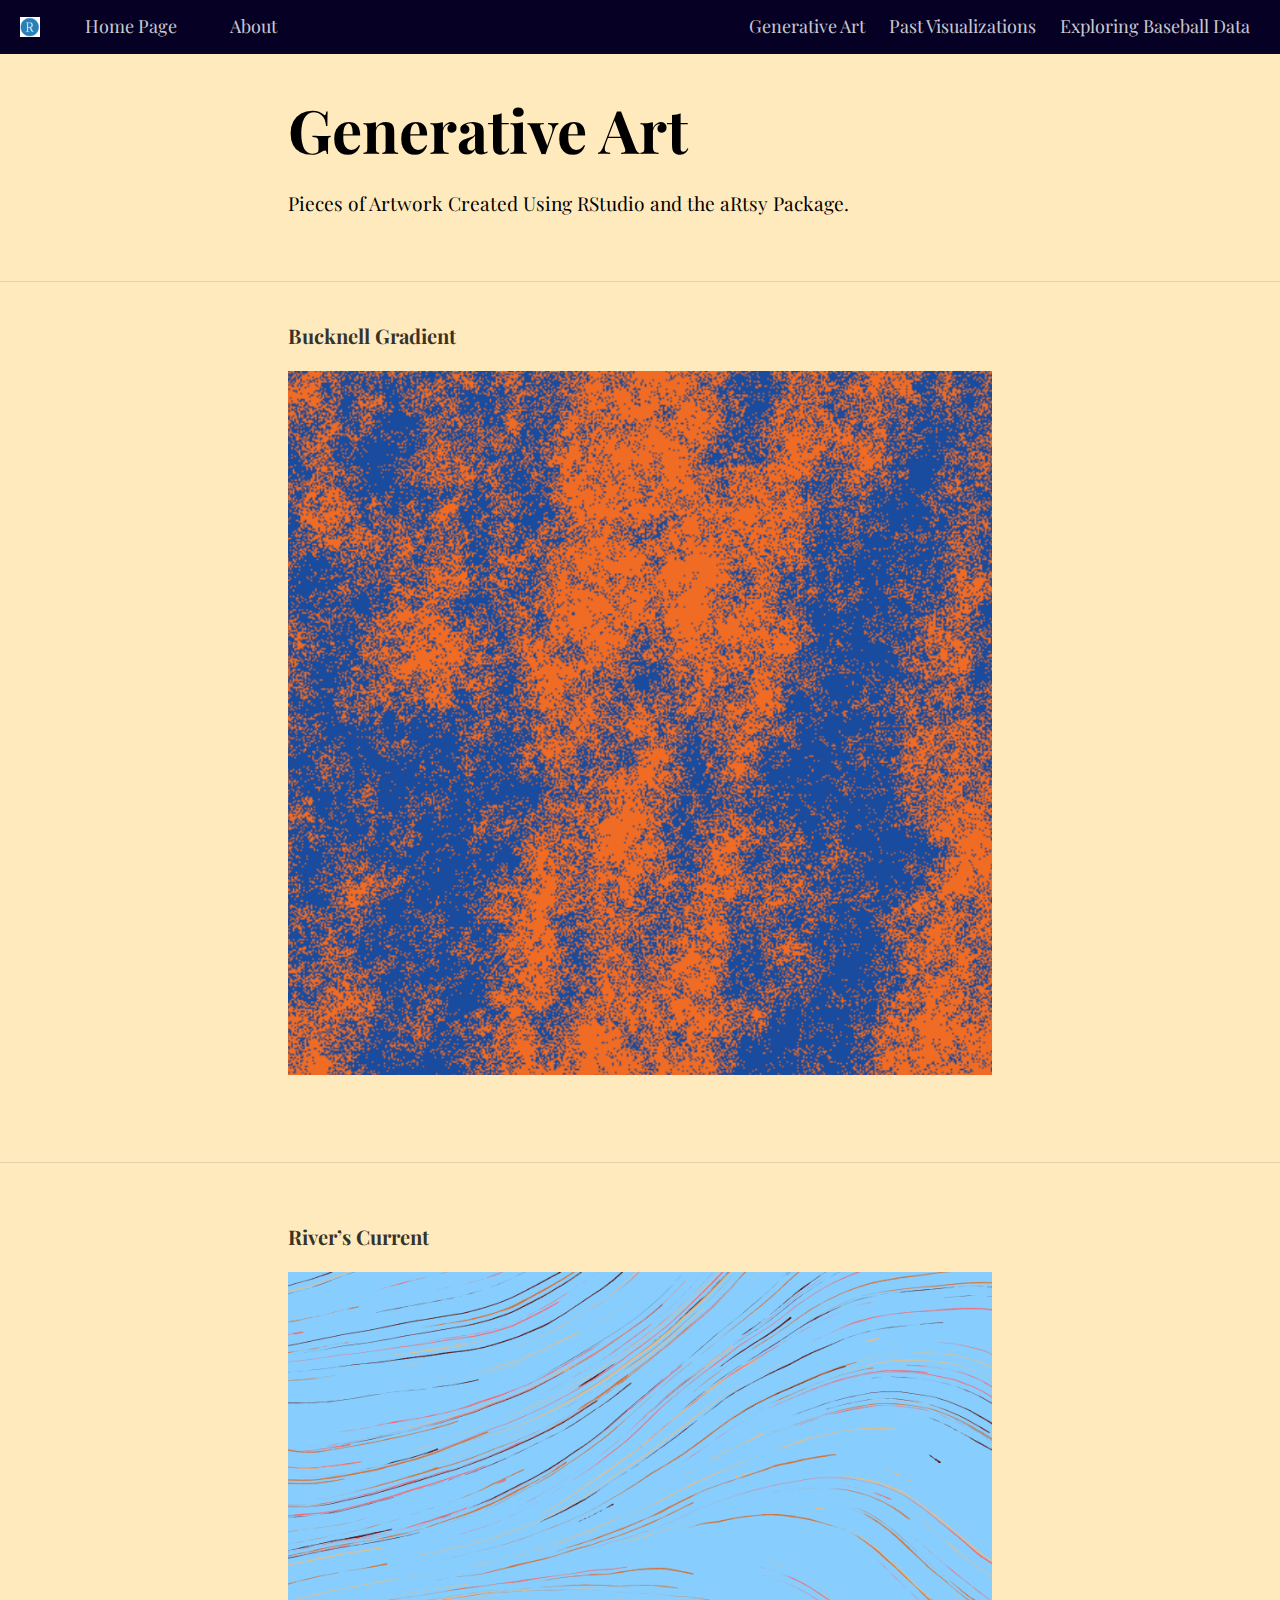
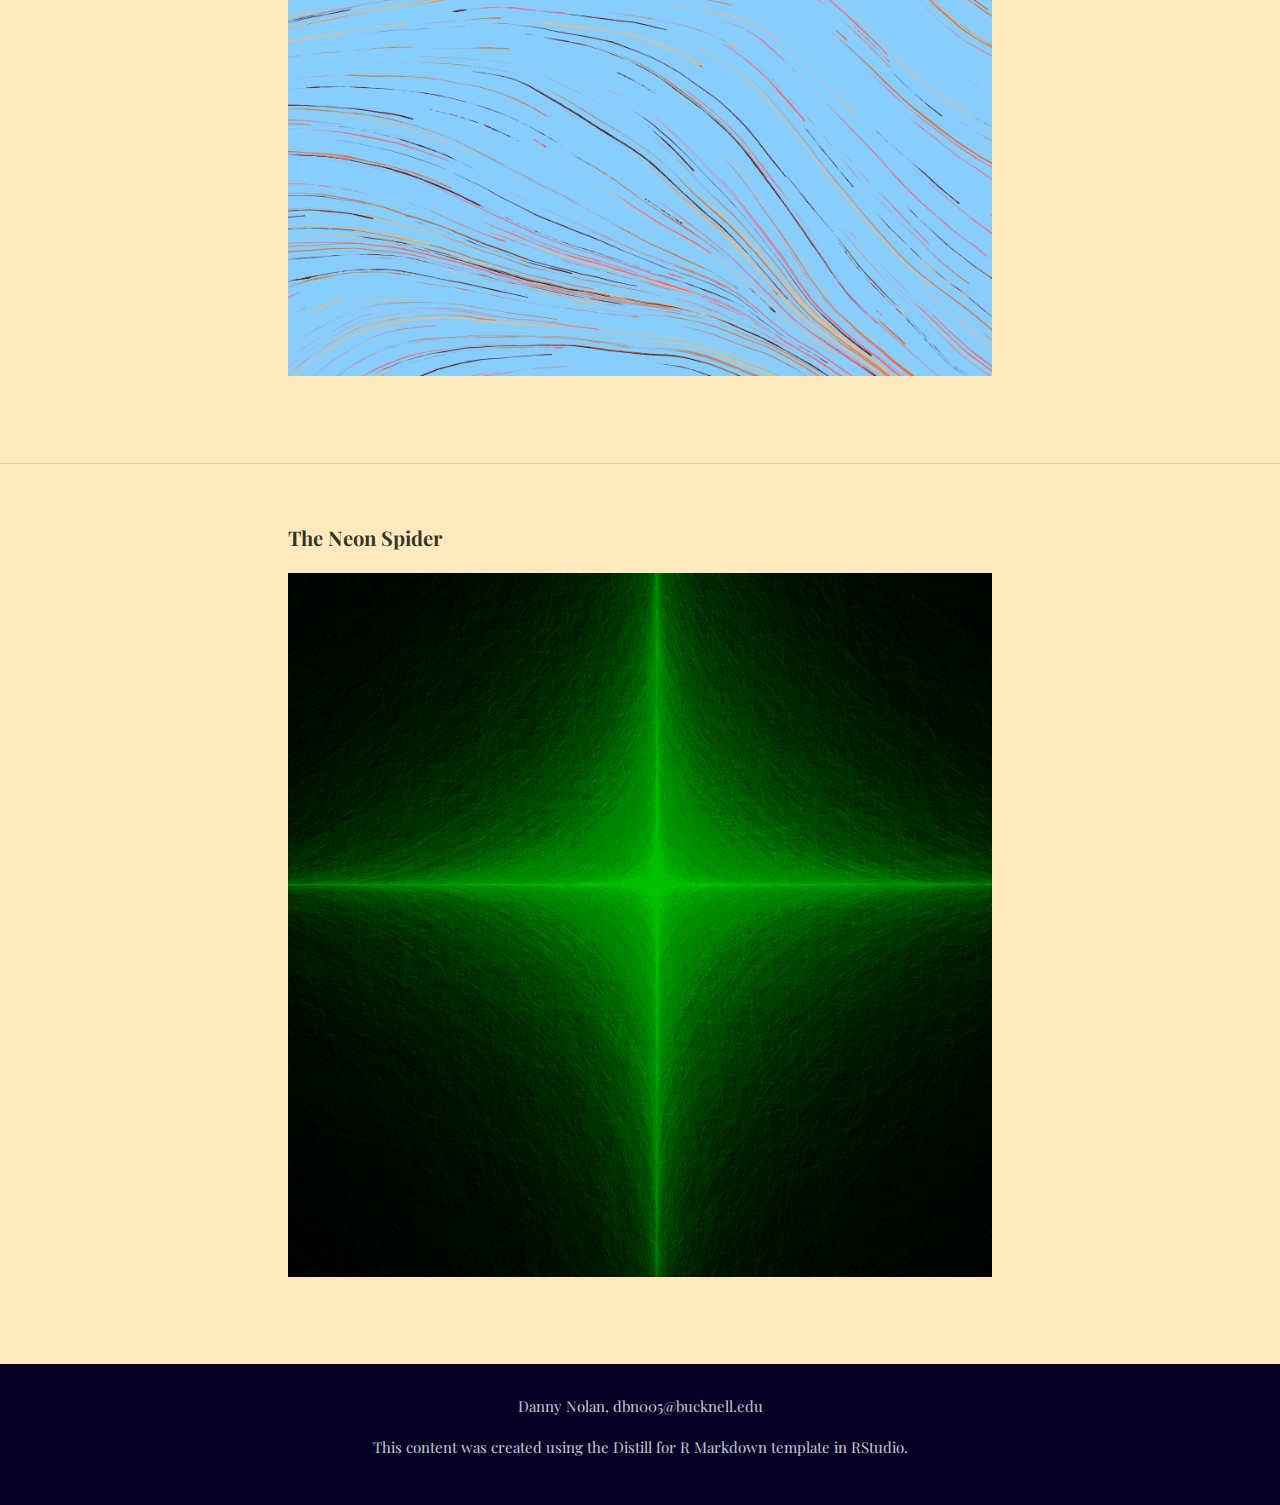
<file: dnolan_website_2.0/docs/GenArt.html>
<!DOCTYPE html>

<html xmlns="http://www.w3.org/1999/xhtml" lang="" xml:lang="">

<head>
  <meta charset="utf-8"/>
  <meta name="viewport" content="width=device-width, initial-scale=1"/>
  <meta http-equiv="X-UA-Compatible" content="IE=Edge,chrome=1"/>
  <meta name="generator" content="distill" />

  <style type="text/css">
  /* Hide doc at startup (prevent jankiness while JS renders/transforms) */
  body {
    visibility: hidden;
  }
  </style>

 <!--radix_placeholder_import_source-->
 <!--/radix_placeholder_import_source-->

<style type="text/css">code{white-space: pre;}</style>
<style type="text/css" data-origin="pandoc">
pre > code.sourceCode { white-space: pre; position: relative; }
pre > code.sourceCode > span { display: inline-block; line-height: 1.25; }
pre > code.sourceCode > span:empty { height: 1.2em; }
.sourceCode { overflow: visible; }
code.sourceCode > span { color: inherit; text-decoration: inherit; }
div.sourceCode { margin: 1em 0; }
pre.sourceCode { margin: 0; }
@media screen {
div.sourceCode { overflow: auto; }
}
@media print {
pre > code.sourceCode { white-space: pre-wrap; }
pre > code.sourceCode > span { text-indent: -5em; padding-left: 5em; }
}
pre.numberSource code
  { counter-reset: source-line 0; }
pre.numberSource code > span
  { position: relative; left: -4em; counter-increment: source-line; }
pre.numberSource code > span > a:first-child::before
  { content: counter(source-line);
    position: relative; left: -1em; text-align: right; vertical-align: baseline;
    border: none; display: inline-block;
    -webkit-touch-callout: none; -webkit-user-select: none;
    -khtml-user-select: none; -moz-user-select: none;
    -ms-user-select: none; user-select: none;
    padding: 0 4px; width: 4em;
    color: #aaaaaa;
  }
pre.numberSource { margin-left: 3em; border-left: 1px solid #aaaaaa;  padding-left: 4px; }
div.sourceCode
  {   }
@media screen {
pre > code.sourceCode > span > a:first-child::before { text-decoration: underline; }
}
code span.al { color: #ad0000; } /* Alert */
code span.an { color: #5e5e5e; } /* Annotation */
code span.at { } /* Attribute */
code span.bn { color: #ad0000; } /* BaseN */
code span.bu { } /* BuiltIn */
code span.cf { color: #007ba5; } /* ControlFlow */
code span.ch { color: #20794d; } /* Char */
code span.cn { color: #8f5902; } /* Constant */
code span.co { color: #5e5e5e; } /* Comment */
code span.cv { color: #5e5e5e; font-style: italic; } /* CommentVar */
code span.do { color: #5e5e5e; font-style: italic; } /* Documentation */
code span.dt { color: #ad0000; } /* DataType */
code span.dv { color: #ad0000; } /* DecVal */
code span.er { color: #ad0000; } /* Error */
code span.ex { } /* Extension */
code span.fl { color: #ad0000; } /* Float */
code span.fu { color: #4758ab; } /* Function */
code span.im { } /* Import */
code span.in { color: #5e5e5e; } /* Information */
code span.kw { color: #007ba5; } /* Keyword */
code span.op { color: #5e5e5e; } /* Operator */
code span.ot { color: #007ba5; } /* Other */
code span.pp { color: #ad0000; } /* Preprocessor */
code span.sc { color: #5e5e5e; } /* SpecialChar */
code span.ss { color: #20794d; } /* SpecialString */
code span.st { color: #20794d; } /* String */
code span.va { color: #111111; } /* Variable */
code span.vs { color: #20794d; } /* VerbatimString */
code span.wa { color: #5e5e5e; font-style: italic; } /* Warning */
</style>


  <!--radix_placeholder_meta_tags-->
  <title>Home Page: Generative Art</title>

  <meta property="description" itemprop="description" content="Pieces of Artwork Created Using RStudio and the aRtsy Package."/>



  <!--  https://developers.facebook.com/docs/sharing/webmasters#markup -->
  <meta property="og:title" content="Home Page: Generative Art"/>
  <meta property="og:type" content="article"/>
  <meta property="og:description" content="Pieces of Artwork Created Using RStudio and the aRtsy Package."/>
  <meta property="og:locale" content="en_US"/>
  <meta property="og:site_name" content="Home Page"/>

  <!--  https://dev.twitter.com/cards/types/summary -->
  <meta property="twitter:card" content="summary"/>
  <meta property="twitter:title" content="Home Page: Generative Art"/>
  <meta property="twitter:description" content="Pieces of Artwork Created Using RStudio and the aRtsy Package."/>

  <!--/radix_placeholder_meta_tags-->
  <!--radix_placeholder_rmarkdown_metadata-->

  <script type="text/json" id="radix-rmarkdown-metadata">
  {"type":"list","attributes":{"names":{"type":"character","attributes":{},"value":["title","description"]}},"value":[{"type":"character","attributes":{},"value":["Generative Art"]},{"type":"character","attributes":{},"value":["Pieces of Artwork Created Using RStudio and the aRtsy Package."]}]}
  </script>
  <!--/radix_placeholder_rmarkdown_metadata-->
  <!--radix_placeholder_navigation_in_header-->
  <meta name="distill:offset" content=""/>

  <script type="application/javascript">

    window.headroom_prevent_pin = false;

    window.document.addEventListener("DOMContentLoaded", function (event) {

      // initialize headroom for banner
      var header = $('header').get(0);
      var headerHeight = header.offsetHeight;
      var headroom = new Headroom(header, {
        tolerance: 5,
        onPin : function() {
          if (window.headroom_prevent_pin) {
            window.headroom_prevent_pin = false;
            headroom.unpin();
          }
        }
      });
      headroom.init();
      if(window.location.hash)
        headroom.unpin();
      $(header).addClass('headroom--transition');

      // offset scroll location for banner on hash change
      // (see: https://github.com/WickyNilliams/headroom.js/issues/38)
      window.addEventListener("hashchange", function(event) {
        window.scrollTo(0, window.pageYOffset - (headerHeight + 25));
      });

      // responsive menu
      $('.distill-site-header').each(function(i, val) {
        var topnav = $(this);
        var toggle = topnav.find('.nav-toggle');
        toggle.on('click', function() {
          topnav.toggleClass('responsive');
        });
      });

      // nav dropdowns
      $('.nav-dropbtn').click(function(e) {
        $(this).next('.nav-dropdown-content').toggleClass('nav-dropdown-active');
        $(this).parent().siblings('.nav-dropdown')
           .children('.nav-dropdown-content').removeClass('nav-dropdown-active');
      });
      $("body").click(function(e){
        $('.nav-dropdown-content').removeClass('nav-dropdown-active');
      });
      $(".nav-dropdown").click(function(e){
        e.stopPropagation();
      });
    });
  </script>

  <style type="text/css">

  /* Theme (user-documented overrideables for nav appearance) */

  .distill-site-nav {
    color: rgba(255, 255, 255, 0.8);
    background-color: #0F2E3D;
    font-size: 15px;
    font-weight: 300;
  }

  .distill-site-nav a {
    color: inherit;
    text-decoration: none;
  }

  .distill-site-nav a:hover {
    color: white;
  }

  @media print {
    .distill-site-nav {
      display: none;
    }
  }

  .distill-site-header {

  }

  .distill-site-footer {

  }


  /* Site Header */

  .distill-site-header {
    width: 100%;
    box-sizing: border-box;
    z-index: 3;
  }

  .distill-site-header .nav-left {
    display: inline-block;
    margin-left: 8px;
  }

  @media screen and (max-width: 768px) {
    .distill-site-header .nav-left {
      margin-left: 0;
    }
  }


  .distill-site-header .nav-right {
    float: right;
    margin-right: 8px;
  }

  .distill-site-header a,
  .distill-site-header .title {
    display: inline-block;
    text-align: center;
    padding: 14px 10px 14px 10px;
  }

  .distill-site-header .title {
    font-size: 18px;
    min-width: 150px;
  }

  .distill-site-header .logo {
    padding: 0;
  }

  .distill-site-header .logo img {
    display: none;
    max-height: 20px;
    width: auto;
    margin-bottom: -4px;
  }

  .distill-site-header .nav-image img {
    max-height: 18px;
    width: auto;
    display: inline-block;
    margin-bottom: -3px;
  }



  @media screen and (min-width: 1000px) {
    .distill-site-header .logo img {
      display: inline-block;
    }
    .distill-site-header .nav-left {
      margin-left: 20px;
    }
    .distill-site-header .nav-right {
      margin-right: 20px;
    }
    .distill-site-header .title {
      padding-left: 12px;
    }
  }


  .distill-site-header .nav-toggle {
    display: none;
  }

  .nav-dropdown {
    display: inline-block;
    position: relative;
  }

  .nav-dropdown .nav-dropbtn {
    border: none;
    outline: none;
    color: rgba(255, 255, 255, 0.8);
    padding: 16px 10px;
    background-color: transparent;
    font-family: inherit;
    font-size: inherit;
    font-weight: inherit;
    margin: 0;
    margin-top: 1px;
    z-index: 2;
  }

  .nav-dropdown-content {
    display: none;
    position: absolute;
    background-color: white;
    min-width: 200px;
    border: 1px solid rgba(0,0,0,0.15);
    border-radius: 4px;
    box-shadow: 0px 8px 16px 0px rgba(0,0,0,0.1);
    z-index: 1;
    margin-top: 2px;
    white-space: nowrap;
    padding-top: 4px;
    padding-bottom: 4px;
  }

  .nav-dropdown-content hr {
    margin-top: 4px;
    margin-bottom: 4px;
    border: none;
    border-bottom: 1px solid rgba(0, 0, 0, 0.1);
  }

  .nav-dropdown-active {
    display: block;
  }

  .nav-dropdown-content a, .nav-dropdown-content .nav-dropdown-header {
    color: black;
    padding: 6px 24px;
    text-decoration: none;
    display: block;
    text-align: left;
  }

  .nav-dropdown-content .nav-dropdown-header {
    display: block;
    padding: 5px 24px;
    padding-bottom: 0;
    text-transform: uppercase;
    font-size: 14px;
    color: #999999;
    white-space: nowrap;
  }

  .nav-dropdown:hover .nav-dropbtn {
    color: white;
  }

  .nav-dropdown-content a:hover {
    background-color: #ddd;
    color: black;
  }

  .nav-right .nav-dropdown-content {
    margin-left: -45%;
    right: 0;
  }

  @media screen and (max-width: 768px) {
    .distill-site-header a, .distill-site-header .nav-dropdown  {display: none;}
    .distill-site-header a.nav-toggle {
      float: right;
      display: block;
    }
    .distill-site-header .title {
      margin-left: 0;
    }
    .distill-site-header .nav-right {
      margin-right: 0;
    }
    .distill-site-header {
      overflow: hidden;
    }
    .nav-right .nav-dropdown-content {
      margin-left: 0;
    }
  }


  @media screen and (max-width: 768px) {
    .distill-site-header.responsive {position: relative; min-height: 500px; }
    .distill-site-header.responsive a.nav-toggle {
      position: absolute;
      right: 0;
      top: 0;
    }
    .distill-site-header.responsive a,
    .distill-site-header.responsive .nav-dropdown {
      display: block;
      text-align: left;
    }
    .distill-site-header.responsive .nav-left,
    .distill-site-header.responsive .nav-right {
      width: 100%;
    }
    .distill-site-header.responsive .nav-dropdown {float: none;}
    .distill-site-header.responsive .nav-dropdown-content {position: relative;}
    .distill-site-header.responsive .nav-dropdown .nav-dropbtn {
      display: block;
      width: 100%;
      text-align: left;
    }
  }

  /* Site Footer */

  .distill-site-footer {
    width: 100%;
    overflow: hidden;
    box-sizing: border-box;
    z-index: 3;
    margin-top: 30px;
    padding-top: 30px;
    padding-bottom: 30px;
    text-align: center;
  }

  /* Headroom */

  d-title {
    padding-top: 6rem;
  }

  @media print {
    d-title {
      padding-top: 4rem;
    }
  }

  .headroom {
    z-index: 1000;
    position: fixed;
    top: 0;
    left: 0;
    right: 0;
  }

  .headroom--transition {
    transition: all .4s ease-in-out;
  }

  .headroom--unpinned {
    top: -100px;
  }

  .headroom--pinned {
    top: 0;
  }

  /* adjust viewport for navbar height */
  /* helps vertically center bootstrap (non-distill) content */
  .min-vh-100 {
    min-height: calc(100vh - 100px) !important;
  }

  </style>

  <script src="site_libs/jquery-3.6.0/jquery-3.6.0.min.js"></script>
  <link href="site_libs/font-awesome-5.1.0/css/all.css" rel="stylesheet"/>
  <link href="site_libs/font-awesome-5.1.0/css/v4-shims.css" rel="stylesheet"/>
  <script src="site_libs/headroom-0.9.4/headroom.min.js"></script>
  <script src="site_libs/autocomplete-0.37.1/autocomplete.min.js"></script>
  <script src="site_libs/fuse-6.4.1/fuse.min.js"></script>

  <script type="application/javascript">

  function getMeta(metaName) {
    var metas = document.getElementsByTagName('meta');
    for (let i = 0; i < metas.length; i++) {
      if (metas[i].getAttribute('name') === metaName) {
        return metas[i].getAttribute('content');
      }
    }
    return '';
  }

  function offsetURL(url) {
    var offset = getMeta('distill:offset');
    return offset ? offset + '/' + url : url;
  }

  function createFuseIndex() {

    // create fuse index
    var options = {
      keys: [
        { name: 'title', weight: 20 },
        { name: 'categories', weight: 15 },
        { name: 'description', weight: 10 },
        { name: 'contents', weight: 5 },
      ],
      ignoreLocation: true,
      threshold: 0
    };
    var fuse = new window.Fuse([], options);

    // fetch the main search.json
    return fetch(offsetURL('search.json'))
      .then(function(response) {
        if (response.status == 200) {
          return response.json().then(function(json) {
            // index main articles
            json.articles.forEach(function(article) {
              fuse.add(article);
            });
            // download collections and index their articles
            return Promise.all(json.collections.map(function(collection) {
              return fetch(offsetURL(collection)).then(function(response) {
                if (response.status === 200) {
                  return response.json().then(function(articles) {
                    articles.forEach(function(article) {
                      fuse.add(article);
                    });
                  })
                } else {
                  return Promise.reject(
                    new Error('Unexpected status from search index request: ' +
                              response.status)
                  );
                }
              });
            })).then(function() {
              return fuse;
            });
          });

        } else {
          return Promise.reject(
            new Error('Unexpected status from search index request: ' +
                        response.status)
          );
        }
      });
  }

  window.document.addEventListener("DOMContentLoaded", function (event) {

    // get search element (bail if we don't have one)
    var searchEl = window.document.getElementById('distill-search');
    if (!searchEl)
      return;

    createFuseIndex()
      .then(function(fuse) {

        // make search box visible
        searchEl.classList.remove('hidden');

        // initialize autocomplete
        var options = {
          autoselect: true,
          hint: false,
          minLength: 2,
        };
        window.autocomplete(searchEl, options, [{
          source: function(query, callback) {
            const searchOptions = {
              isCaseSensitive: false,
              shouldSort: true,
              minMatchCharLength: 2,
              limit: 10,
            };
            var results = fuse.search(query, searchOptions);
            callback(results
              .map(function(result) { return result.item; })
            );
          },
          templates: {
            suggestion: function(suggestion) {
              var img = suggestion.preview && Object.keys(suggestion.preview).length > 0
                ? `<img src="${offsetURL(suggestion.preview)}"</img>`
                : '';
              var html = `
                <div class="search-item">
                  <h3>${suggestion.title}</h3>
                  <div class="search-item-description">
                    ${suggestion.description || ''}
                  </div>
                  <div class="search-item-preview">
                    ${img}
                  </div>
                </div>
              `;
              return html;
            }
          }
        }]).on('autocomplete:selected', function(event, suggestion) {
          window.location.href = offsetURL(suggestion.path);
        });
        // remove inline display style on autocompleter (we want to
        // manage responsive display via css)
        $('.algolia-autocomplete').css("display", "");
      })
      .catch(function(error) {
        console.log(error);
      });

  });

  </script>

  <style type="text/css">

  .nav-search {
    font-size: x-small;
  }

  /* Algolioa Autocomplete */

  .algolia-autocomplete {
    display: inline-block;
    margin-left: 10px;
    vertical-align: sub;
    background-color: white;
    color: black;
    padding: 6px;
    padding-top: 8px;
    padding-bottom: 0;
    border-radius: 6px;
    border: 1px #0F2E3D solid;
    width: 180px;
  }


  @media screen and (max-width: 768px) {
    .distill-site-nav .algolia-autocomplete {
      display: none;
      visibility: hidden;
    }
    .distill-site-nav.responsive .algolia-autocomplete {
      display: inline-block;
      visibility: visible;
    }
    .distill-site-nav.responsive .algolia-autocomplete .aa-dropdown-menu {
      margin-left: 0;
      width: 400px;
      max-height: 400px;
    }
  }

  .algolia-autocomplete .aa-input, .algolia-autocomplete .aa-hint {
    width: 90%;
    outline: none;
    border: none;
  }

  .algolia-autocomplete .aa-hint {
    color: #999;
  }
  .algolia-autocomplete .aa-dropdown-menu {
    width: 550px;
    max-height: 70vh;
    overflow-x: visible;
    overflow-y: scroll;
    padding: 5px;
    margin-top: 3px;
    margin-left: -150px;
    background-color: #fff;
    border-radius: 5px;
    border: 1px solid #999;
    border-top: none;
  }

  .algolia-autocomplete .aa-dropdown-menu .aa-suggestion {
    cursor: pointer;
    padding: 5px 4px;
    border-bottom: 1px solid #eee;
  }

  .algolia-autocomplete .aa-dropdown-menu .aa-suggestion:last-of-type {
    border-bottom: none;
    margin-bottom: 2px;
  }

  .algolia-autocomplete .aa-dropdown-menu .aa-suggestion .search-item {
    overflow: hidden;
    font-size: 0.8em;
    line-height: 1.4em;
  }

  .algolia-autocomplete .aa-dropdown-menu .aa-suggestion .search-item h3 {
    font-size: 1rem;
    margin-block-start: 0;
    margin-block-end: 5px;
  }

  .algolia-autocomplete .aa-dropdown-menu .aa-suggestion .search-item-description {
    display: inline-block;
    overflow: hidden;
    height: 2.8em;
    width: 80%;
    margin-right: 4%;
  }

  .algolia-autocomplete .aa-dropdown-menu .aa-suggestion .search-item-preview {
    display: inline-block;
    width: 15%;
  }

  .algolia-autocomplete .aa-dropdown-menu .aa-suggestion .search-item-preview img {
    height: 3em;
    width: auto;
    display: none;
  }

  .algolia-autocomplete .aa-dropdown-menu .aa-suggestion .search-item-preview img[src] {
    display: initial;
  }

  .algolia-autocomplete .aa-dropdown-menu .aa-suggestion.aa-cursor {
    background-color: #eee;
  }
  .algolia-autocomplete .aa-dropdown-menu .aa-suggestion em {
    font-weight: bold;
    font-style: normal;
  }

  </style>


  <!--/radix_placeholder_navigation_in_header-->
  <!--radix_placeholder_distill-->

  <style type="text/css">

  body {
    background-color: white;
  }

  .pandoc-table {
    width: 100%;
  }

  .pandoc-table>caption {
    margin-bottom: 10px;
  }

  .pandoc-table th:not([align]) {
    text-align: left;
  }

  .pagedtable-footer {
    font-size: 15px;
  }

  d-byline .byline {
    grid-template-columns: 2fr 2fr;
  }

  d-byline .byline h3 {
    margin-block-start: 1.5em;
  }

  d-byline .byline .authors-affiliations h3 {
    margin-block-start: 0.5em;
  }

  .authors-affiliations .orcid-id {
    width: 16px;
    height:16px;
    margin-left: 4px;
    margin-right: 4px;
    vertical-align: middle;
    padding-bottom: 2px;
  }

  d-title .dt-tags {
    margin-top: 1em;
    grid-column: text;
  }

  .dt-tags .dt-tag {
    text-decoration: none;
    display: inline-block;
    color: rgba(0,0,0,0.6);
    padding: 0em 0.4em;
    margin-right: 0.5em;
    margin-bottom: 0.4em;
    font-size: 70%;
    border: 1px solid rgba(0,0,0,0.2);
    border-radius: 3px;
    text-transform: uppercase;
    font-weight: 500;
  }

  d-article table.gt_table td,
  d-article table.gt_table th {
    border-bottom: none;
  }

  .html-widget {
    margin-bottom: 2.0em;
  }

  .l-screen-inset {
    padding-right: 16px;
  }

  .l-screen .caption {
    margin-left: 10px;
  }

  .shaded {
    background: rgb(247, 247, 247);
    padding-top: 20px;
    padding-bottom: 20px;
    border-top: 1px solid rgba(0, 0, 0, 0.1);
    border-bottom: 1px solid rgba(0, 0, 0, 0.1);
  }

  .shaded .html-widget {
    margin-bottom: 0;
    border: 1px solid rgba(0, 0, 0, 0.1);
  }

  .shaded .shaded-content {
    background: white;
  }

  .text-output {
    margin-top: 0;
    line-height: 1.5em;
  }

  .hidden {
    display: none !important;
  }

  d-article {
    padding-top: 2.5rem;
    padding-bottom: 30px;
  }

  d-appendix {
    padding-top: 30px;
  }

  d-article>p>img {
    width: 100%;
  }

  d-article h2 {
    margin: 1rem 0 1.5rem 0;
  }

  d-article h3 {
    margin-top: 1.5rem;
  }

  d-article iframe {
    border: 1px solid rgba(0, 0, 0, 0.1);
    margin-bottom: 2.0em;
    width: 100%;
  }

  /* Tweak code blocks */

  d-article div.sourceCode code,
  d-article pre code {
    font-family: Consolas, Monaco, 'Andale Mono', 'Ubuntu Mono', monospace;
  }

  d-article pre,
  d-article div.sourceCode,
  d-article div.sourceCode pre {
    overflow: auto;
  }

  d-article div.sourceCode {
    background-color: white;
  }

  d-article div.sourceCode pre {
    padding-left: 10px;
    font-size: 12px;
    border-left: 2px solid rgba(0,0,0,0.1);
  }

  d-article pre {
    font-size: 12px;
    color: black;
    background: none;
    margin-top: 0;
    text-align: left;
    white-space: pre;
    word-spacing: normal;
    word-break: normal;
    word-wrap: normal;
    line-height: 1.5;

    -moz-tab-size: 4;
    -o-tab-size: 4;
    tab-size: 4;

    -webkit-hyphens: none;
    -moz-hyphens: none;
    -ms-hyphens: none;
    hyphens: none;
  }

  d-article pre a {
    border-bottom: none;
  }

  d-article pre a:hover {
    border-bottom: none;
    text-decoration: underline;
  }

  d-article details {
    grid-column: text;
    margin-bottom: 0.8em;
  }

  @media(min-width: 768px) {

  d-article pre,
  d-article div.sourceCode,
  d-article div.sourceCode pre {
    overflow: visible !important;
  }

  d-article div.sourceCode pre {
    padding-left: 18px;
    font-size: 14px;
  }

  d-article pre {
    font-size: 14px;
  }

  }

  figure img.external {
    background: white;
    border: 1px solid rgba(0, 0, 0, 0.1);
    box-shadow: 0 1px 8px rgba(0, 0, 0, 0.1);
    padding: 18px;
    box-sizing: border-box;
  }

  /* CSS for d-contents */

  .d-contents {
    grid-column: text;
    color: rgba(0,0,0,0.8);
    font-size: 0.9em;
    padding-bottom: 1em;
    margin-bottom: 1em;
    padding-bottom: 0.5em;
    margin-bottom: 1em;
    padding-left: 0.25em;
    justify-self: start;
  }

  @media(min-width: 1000px) {
    .d-contents.d-contents-float {
      height: 0;
      grid-column-start: 1;
      grid-column-end: 4;
      justify-self: center;
      padding-right: 3em;
      padding-left: 2em;
    }
  }

  .d-contents nav h3 {
    font-size: 18px;
    margin-top: 0;
    margin-bottom: 1em;
  }

  .d-contents li {
    list-style-type: none
  }

  .d-contents nav > ul {
    padding-left: 0;
  }

  .d-contents ul {
    padding-left: 1em
  }

  .d-contents nav ul li {
    margin-top: 0.6em;
    margin-bottom: 0.2em;
  }

  .d-contents nav a {
    font-size: 13px;
    border-bottom: none;
    text-decoration: none
    color: rgba(0, 0, 0, 0.8);
  }

  .d-contents nav a:hover {
    text-decoration: underline solid rgba(0, 0, 0, 0.6)
  }

  .d-contents nav > ul > li > a {
    font-weight: 600;
  }

  .d-contents nav > ul > li > ul {
    font-weight: inherit;
  }

  .d-contents nav > ul > li > ul > li {
    margin-top: 0.2em;
  }


  .d-contents nav ul {
    margin-top: 0;
    margin-bottom: 0.25em;
  }

  .d-article-with-toc h2:nth-child(2) {
    margin-top: 0;
  }


  /* Figure */

  .figure {
    position: relative;
    margin-bottom: 2.5em;
    margin-top: 1.5em;
  }

  .figure img {
    width: 100%;
  }

  .figure .caption {
    color: rgba(0, 0, 0, 0.6);
    font-size: 12px;
    line-height: 1.5em;
  }

  .figure img.external {
    background: white;
    border: 1px solid rgba(0, 0, 0, 0.1);
    box-shadow: 0 1px 8px rgba(0, 0, 0, 0.1);
    padding: 18px;
    box-sizing: border-box;
  }

  .figure .caption a {
    color: rgba(0, 0, 0, 0.6);
  }

  .figure .caption b,
  .figure .caption strong, {
    font-weight: 600;
    color: rgba(0, 0, 0, 1.0);
  }

  /* Citations */

  d-article .citation {
    color: inherit;
    cursor: inherit;
  }

  div.hanging-indent{
    margin-left: 1em; text-indent: -1em;
  }

  /* Citation hover box */

  .tippy-box[data-theme~=light-border] {
    background-color: rgba(250, 250, 250, 0.95);
  }

  .tippy-content > p {
    margin-bottom: 0;
    padding: 2px;
  }


  /* Tweak 1000px media break to show more text */

  @media(min-width: 1000px) {
    .base-grid,
    distill-header,
    d-title,
    d-abstract,
    d-article,
    d-appendix,
    distill-appendix,
    d-byline,
    d-footnote-list,
    d-citation-list,
    distill-footer {
      grid-template-columns: [screen-start] 1fr [page-start kicker-start] 80px [middle-start] 50px [text-start kicker-end] 65px 65px 65px 65px 65px 65px 65px 65px [text-end gutter-start] 65px [middle-end] 65px [page-end gutter-end] 1fr [screen-end];
      grid-column-gap: 16px;
    }

    .grid {
      grid-column-gap: 16px;
    }

    d-article {
      font-size: 1.06rem;
      line-height: 1.7em;
    }
    figure .caption, .figure .caption, figure figcaption {
      font-size: 13px;
    }
  }

  @media(min-width: 1180px) {
    .base-grid,
    distill-header,
    d-title,
    d-abstract,
    d-article,
    d-appendix,
    distill-appendix,
    d-byline,
    d-footnote-list,
    d-citation-list,
    distill-footer {
      grid-template-columns: [screen-start] 1fr [page-start kicker-start] 60px [middle-start] 60px [text-start kicker-end] 60px 60px 60px 60px 60px 60px 60px 60px [text-end gutter-start] 60px [middle-end] 60px [page-end gutter-end] 1fr [screen-end];
      grid-column-gap: 32px;
    }

    .grid {
      grid-column-gap: 32px;
    }
  }


  /* Get the citation styles for the appendix (not auto-injected on render since
     we do our own rendering of the citation appendix) */

  d-appendix .citation-appendix,
  .d-appendix .citation-appendix {
    font-size: 11px;
    line-height: 15px;
    border-left: 1px solid rgba(0, 0, 0, 0.1);
    padding-left: 18px;
    border: 1px solid rgba(0,0,0,0.1);
    background: rgba(0, 0, 0, 0.02);
    padding: 10px 18px;
    border-radius: 3px;
    color: rgba(150, 150, 150, 1);
    overflow: hidden;
    margin-top: -12px;
    white-space: pre-wrap;
    word-wrap: break-word;
  }

  /* Include appendix styles here so they can be overridden */

  d-appendix {
    contain: layout style;
    font-size: 0.8em;
    line-height: 1.7em;
    margin-top: 60px;
    margin-bottom: 0;
    border-top: 1px solid rgba(0, 0, 0, 0.1);
    color: rgba(0,0,0,0.5);
    padding-top: 60px;
    padding-bottom: 48px;
  }

  d-appendix h3 {
    grid-column: page-start / text-start;
    font-size: 15px;
    font-weight: 500;
    margin-top: 1em;
    margin-bottom: 0;
    color: rgba(0,0,0,0.65);
  }

  d-appendix h3 + * {
    margin-top: 1em;
  }

  d-appendix ol {
    padding: 0 0 0 15px;
  }

  @media (min-width: 768px) {
    d-appendix ol {
      padding: 0 0 0 30px;
      margin-left: -30px;
    }
  }

  d-appendix li {
    margin-bottom: 1em;
  }

  d-appendix a {
    color: rgba(0, 0, 0, 0.6);
  }

  d-appendix > * {
    grid-column: text;
  }

  d-appendix > d-footnote-list,
  d-appendix > d-citation-list,
  d-appendix > distill-appendix {
    grid-column: screen;
  }

  /* Include footnote styles here so they can be overridden */

  d-footnote-list {
    contain: layout style;
  }

  d-footnote-list > * {
    grid-column: text;
  }

  d-footnote-list a.footnote-backlink {
    color: rgba(0,0,0,0.3);
    padding-left: 0.5em;
  }



  /* Anchor.js */

  .anchorjs-link {
    /*transition: all .25s linear; */
    text-decoration: none;
    border-bottom: none;
  }
  *:hover > .anchorjs-link {
    margin-left: -1.125em !important;
    text-decoration: none;
    border-bottom: none;
  }

  /* Social footer */

  .social_footer {
    margin-top: 30px;
    margin-bottom: 0;
    color: rgba(0,0,0,0.67);
  }

  .disqus-comments {
    margin-right: 30px;
  }

  .disqus-comment-count {
    border-bottom: 1px solid rgba(0, 0, 0, 0.4);
    cursor: pointer;
  }

  #disqus_thread {
    margin-top: 30px;
  }

  .article-sharing a {
    border-bottom: none;
    margin-right: 8px;
  }

  .article-sharing a:hover {
    border-bottom: none;
  }

  .sidebar-section.subscribe {
    font-size: 12px;
    line-height: 1.6em;
  }

  .subscribe p {
    margin-bottom: 0.5em;
  }


  .article-footer .subscribe {
    font-size: 15px;
    margin-top: 45px;
  }


  .sidebar-section.custom {
    font-size: 12px;
    line-height: 1.6em;
  }

  .custom p {
    margin-bottom: 0.5em;
  }

  /* Styles for listing layout (hide title) */
  .layout-listing d-title, .layout-listing .d-title {
    display: none;
  }

  /* Styles for posts lists (not auto-injected) */


  .posts-with-sidebar {
    padding-left: 45px;
    padding-right: 45px;
  }

  .posts-list .description h2,
  .posts-list .description p {
    font-family: -apple-system, BlinkMacSystemFont, "Segoe UI", Roboto, Oxygen, Ubuntu, Cantarell, "Fira Sans", "Droid Sans", "Helvetica Neue", Arial, sans-serif;
  }

  .posts-list .description h2 {
    font-weight: 700;
    border-bottom: none;
    padding-bottom: 0;
  }

  .posts-list h2.post-tag {
    border-bottom: 1px solid rgba(0, 0, 0, 0.2);
    padding-bottom: 12px;
  }
  .posts-list {
    margin-top: 60px;
    margin-bottom: 24px;
  }

  .posts-list .post-preview {
    text-decoration: none;
    overflow: hidden;
    display: block;
    border-bottom: 1px solid rgba(0, 0, 0, 0.1);
    padding: 24px 0;
  }

  .post-preview-last {
    border-bottom: none !important;
  }

  .posts-list .posts-list-caption {
    grid-column: screen;
    font-weight: 400;
  }

  .posts-list .post-preview h2 {
    margin: 0 0 6px 0;
    line-height: 1.2em;
    font-style: normal;
    font-size: 24px;
  }

  .posts-list .post-preview p {
    margin: 0 0 12px 0;
    line-height: 1.4em;
    font-size: 16px;
  }

  .posts-list .post-preview .thumbnail {
    box-sizing: border-box;
    margin-bottom: 24px;
    position: relative;
    max-width: 500px;
  }
  .posts-list .post-preview img {
    width: 100%;
    display: block;
  }

  .posts-list .metadata {
    font-size: 12px;
    line-height: 1.4em;
    margin-bottom: 18px;
  }

  .posts-list .metadata > * {
    display: inline-block;
  }

  .posts-list .metadata .publishedDate {
    margin-right: 2em;
  }

  .posts-list .metadata .dt-authors {
    display: block;
    margin-top: 0.3em;
    margin-right: 2em;
  }

  .posts-list .dt-tags {
    display: block;
    line-height: 1em;
  }

  .posts-list .dt-tags .dt-tag {
    display: inline-block;
    color: rgba(0,0,0,0.6);
    padding: 0.3em 0.4em;
    margin-right: 0.2em;
    margin-bottom: 0.4em;
    font-size: 60%;
    border: 1px solid rgba(0,0,0,0.2);
    border-radius: 3px;
    text-transform: uppercase;
    font-weight: 500;
  }

  .posts-list img {
    opacity: 1;
  }

  .posts-list img[data-src] {
    opacity: 0;
  }

  .posts-more {
    clear: both;
  }


  .posts-sidebar {
    font-size: 16px;
  }

  .posts-sidebar h3 {
    font-size: 16px;
    margin-top: 0;
    margin-bottom: 0.5em;
    font-weight: 400;
    text-transform: uppercase;
  }

  .sidebar-section {
    margin-bottom: 30px;
  }

  .categories ul {
    list-style-type: none;
    margin: 0;
    padding: 0;
  }

  .categories li {
    color: rgba(0, 0, 0, 0.8);
    margin-bottom: 0;
  }

  .categories li>a {
    border-bottom: none;
  }

  .categories li>a:hover {
    border-bottom: 1px solid rgba(0, 0, 0, 0.4);
  }

  .categories .active {
    font-weight: 600;
  }

  .categories .category-count {
    color: rgba(0, 0, 0, 0.4);
  }


  @media(min-width: 768px) {
    .posts-list .post-preview h2 {
      font-size: 26px;
    }
    .posts-list .post-preview .thumbnail {
      float: right;
      width: 30%;
      margin-bottom: 0;
    }
    .posts-list .post-preview .description {
      float: left;
      width: 45%;
    }
    .posts-list .post-preview .metadata {
      float: left;
      width: 20%;
      margin-top: 8px;
    }
    .posts-list .post-preview p {
      margin: 0 0 12px 0;
      line-height: 1.5em;
      font-size: 16px;
    }
    .posts-with-sidebar .posts-list {
      float: left;
      width: 75%;
    }
    .posts-with-sidebar .posts-sidebar {
      float: right;
      width: 20%;
      margin-top: 60px;
      padding-top: 24px;
      padding-bottom: 24px;
    }
  }


  /* Improve display for browsers without grid (IE/Edge <= 15) */

  .downlevel {
    line-height: 1.6em;
    font-family: -apple-system, BlinkMacSystemFont, "Segoe UI", Roboto, Oxygen, Ubuntu, Cantarell, "Fira Sans", "Droid Sans", "Helvetica Neue", Arial, sans-serif;
    margin: 0;
  }

  .downlevel .d-title {
    padding-top: 6rem;
    padding-bottom: 1.5rem;
  }

  .downlevel .d-title h1 {
    font-size: 50px;
    font-weight: 700;
    line-height: 1.1em;
    margin: 0 0 0.5rem;
  }

  .downlevel .d-title p {
    font-weight: 300;
    font-size: 1.2rem;
    line-height: 1.55em;
    margin-top: 0;
  }

  .downlevel .d-byline {
    padding-top: 0.8em;
    padding-bottom: 0.8em;
    font-size: 0.8rem;
    line-height: 1.8em;
  }

  .downlevel .section-separator {
    border: none;
    border-top: 1px solid rgba(0, 0, 0, 0.1);
  }

  .downlevel .d-article {
    font-size: 1.06rem;
    line-height: 1.7em;
    padding-top: 1rem;
    padding-bottom: 2rem;
  }


  .downlevel .d-appendix {
    padding-left: 0;
    padding-right: 0;
    max-width: none;
    font-size: 0.8em;
    line-height: 1.7em;
    margin-bottom: 0;
    color: rgba(0,0,0,0.5);
    padding-top: 40px;
    padding-bottom: 48px;
  }

  .downlevel .footnotes ol {
    padding-left: 13px;
  }

  .downlevel .base-grid,
  .downlevel .distill-header,
  .downlevel .d-title,
  .downlevel .d-abstract,
  .downlevel .d-article,
  .downlevel .d-appendix,
  .downlevel .distill-appendix,
  .downlevel .d-byline,
  .downlevel .d-footnote-list,
  .downlevel .d-citation-list,
  .downlevel .distill-footer,
  .downlevel .appendix-bottom,
  .downlevel .posts-container {
    padding-left: 40px;
    padding-right: 40px;
  }

  @media(min-width: 768px) {
    .downlevel .base-grid,
    .downlevel .distill-header,
    .downlevel .d-title,
    .downlevel .d-abstract,
    .downlevel .d-article,
    .downlevel .d-appendix,
    .downlevel .distill-appendix,
    .downlevel .d-byline,
    .downlevel .d-footnote-list,
    .downlevel .d-citation-list,
    .downlevel .distill-footer,
    .downlevel .appendix-bottom,
    .downlevel .posts-container {
    padding-left: 150px;
    padding-right: 150px;
    max-width: 900px;
  }
  }

  .downlevel pre code {
    display: block;
    border-left: 2px solid rgba(0, 0, 0, .1);
    padding: 0 0 0 20px;
    font-size: 14px;
  }

  .downlevel code, .downlevel pre {
    color: black;
    background: none;
    font-family: Consolas, Monaco, 'Andale Mono', 'Ubuntu Mono', monospace;
    text-align: left;
    white-space: pre;
    word-spacing: normal;
    word-break: normal;
    word-wrap: normal;
    line-height: 1.5;

    -moz-tab-size: 4;
    -o-tab-size: 4;
    tab-size: 4;

    -webkit-hyphens: none;
    -moz-hyphens: none;
    -ms-hyphens: none;
    hyphens: none;
  }

  .downlevel .posts-list .post-preview {
    color: inherit;
  }



  </style>

  <script type="application/javascript">

  function is_downlevel_browser() {
    if (bowser.isUnsupportedBrowser({ msie: "12", msedge: "16"},
                                   window.navigator.userAgent)) {
      return true;
    } else {
      return window.load_distill_framework === undefined;
    }
  }

  // show body when load is complete
  function on_load_complete() {

    // add anchors
    if (window.anchors) {
      window.anchors.options.placement = 'left';
      window.anchors.add('d-article > h2, d-article > h3, d-article > h4, d-article > h5');
    }


    // set body to visible
    document.body.style.visibility = 'visible';

    // force redraw for leaflet widgets
    if (window.HTMLWidgets) {
      var maps = window.HTMLWidgets.findAll(".leaflet");
      $.each(maps, function(i, el) {
        var map = this.getMap();
        map.invalidateSize();
        map.eachLayer(function(layer) {
          if (layer instanceof L.TileLayer)
            layer.redraw();
        });
      });
    }

    // trigger 'shown' so htmlwidgets resize
    $('d-article').trigger('shown');
  }

  function init_distill() {

    init_common();

    // create front matter
    var front_matter = $('<d-front-matter></d-front-matter>');
    $('#distill-front-matter').wrap(front_matter);

    // create d-title
    $('.d-title').changeElementType('d-title');

    // create d-byline
    var byline = $('<d-byline></d-byline>');
    $('.d-byline').replaceWith(byline);

    // create d-article
    var article = $('<d-article></d-article>');
    $('.d-article').wrap(article).children().unwrap();

    // move posts container into article
    $('.posts-container').appendTo($('d-article'));

    // create d-appendix
    $('.d-appendix').changeElementType('d-appendix');

    // flag indicating that we have appendix items
    var appendix = $('.appendix-bottom').children('h3').length > 0;

    // replace footnotes with <d-footnote>
    $('.footnote-ref').each(function(i, val) {
      appendix = true;
      var href = $(this).attr('href');
      var id = href.replace('#', '');
      var fn = $('#' + id);
      var fn_p = $('#' + id + '>p');
      fn_p.find('.footnote-back').remove();
      var text = fn_p.html();
      var dtfn = $('<d-footnote></d-footnote>');
      dtfn.html(text);
      $(this).replaceWith(dtfn);
    });
    // remove footnotes
    $('.footnotes').remove();

    // move refs into #references-listing
    $('#references-listing').replaceWith($('#refs'));

    $('h1.appendix, h2.appendix').each(function(i, val) {
      $(this).changeElementType('h3');
    });
    $('h3.appendix').each(function(i, val) {
      var id = $(this).attr('id');
      $('.d-contents a[href="#' + id + '"]').parent().remove();
      appendix = true;
      $(this).nextUntil($('h1, h2, h3')).addBack().appendTo($('d-appendix'));
    });

    // show d-appendix if we have appendix content
    $("d-appendix").css('display', appendix ? 'grid' : 'none');

    // localize layout chunks to just output
    $('.layout-chunk').each(function(i, val) {

      // capture layout
      var layout = $(this).attr('data-layout');

      // apply layout to markdown level block elements
      var elements = $(this).children().not('details, div.sourceCode, pre, script');
      elements.each(function(i, el) {
        var layout_div = $('<div class="' + layout + '"></div>');
        if (layout_div.hasClass('shaded')) {
          var shaded_content = $('<div class="shaded-content"></div>');
          $(this).wrap(shaded_content);
          $(this).parent().wrap(layout_div);
        } else {
          $(this).wrap(layout_div);
        }
      });


      // unwrap the layout-chunk div
      $(this).children().unwrap();
    });

    // remove code block used to force  highlighting css
    $('.distill-force-highlighting-css').parent().remove();

    // remove empty line numbers inserted by pandoc when using a
    // custom syntax highlighting theme
    $('code.sourceCode a:empty').remove();

    // load distill framework
    load_distill_framework();

    // wait for window.distillRunlevel == 4 to do post processing
    function distill_post_process() {

      if (!window.distillRunlevel || window.distillRunlevel < 4)
        return;

      // hide author/affiliations entirely if we have no authors
      var front_matter = JSON.parse($("#distill-front-matter").html());
      var have_authors = front_matter.authors && front_matter.authors.length > 0;
      if (!have_authors)
        $('d-byline').addClass('hidden');

      // article with toc class
      $('.d-contents').parent().addClass('d-article-with-toc');

      // strip links that point to #
      $('.authors-affiliations').find('a[href="#"]').removeAttr('href');

      // add orcid ids
      $('.authors-affiliations').find('.author').each(function(i, el) {
        var orcid_id = front_matter.authors[i].orcidID;
        if (orcid_id) {
          var a = $('<a></a>');
          a.attr('href', 'https://orcid.org/' + orcid_id);
          var img = $('<img></img>');
          img.addClass('orcid-id');
          img.attr('alt', 'ORCID ID');
          img.attr('src','[data-uri]');
          a.append(img);
          $(this).append(a);
        }
      });

      // hide elements of author/affiliations grid that have no value
      function hide_byline_column(caption) {
        $('d-byline').find('h3:contains("' + caption + '")').parent().css('visibility', 'hidden');
      }

      // affiliations
      var have_affiliations = false;
      for (var i = 0; i<front_matter.authors.length; ++i) {
        var author = front_matter.authors[i];
        if (author.affiliation !== "&nbsp;") {
          have_affiliations = true;
          break;
        }
      }
      if (!have_affiliations)
        $('d-byline').find('h3:contains("Affiliations")').css('visibility', 'hidden');

      // published date
      if (!front_matter.publishedDate)
        hide_byline_column("Published");

      // document object identifier
      var doi = $('d-byline').find('h3:contains("DOI")');
      var doi_p = doi.next().empty();
      if (!front_matter.doi) {
        // if we have a citation and valid citationText then link to that
        if ($('#citation').length > 0 && front_matter.citationText) {
          doi.html('Citation');
          $('<a href="#citation"></a>')
            .text(front_matter.citationText)
            .appendTo(doi_p);
        } else {
          hide_byline_column("DOI");
        }
      } else {
        $('<a></a>')
           .attr('href', "https://doi.org/" + front_matter.doi)
           .html(front_matter.doi)
           .appendTo(doi_p);
      }

       // change plural form of authors/affiliations
      if (front_matter.authors.length === 1) {
        var grid = $('.authors-affiliations');
        grid.children('h3:contains("Authors")').text('Author');
        grid.children('h3:contains("Affiliations")').text('Affiliation');
      }

      // remove d-appendix and d-footnote-list local styles
      $('d-appendix > style:first-child').remove();
      $('d-footnote-list > style:first-child').remove();

      // move appendix-bottom entries to the bottom
      $('.appendix-bottom').appendTo('d-appendix').children().unwrap();
      $('.appendix-bottom').remove();

      // hoverable references
      $('span.citation[data-cites]').each(function() {
        var refs = $(this).attr('data-cites').split(" ");
        var refHtml = refs.map(function(ref) {
          return "<p>" + $('#ref-' + ref).html() + "</p>";
        }).join("\n");
        window.tippy(this, {
          allowHTML: true,
          content: refHtml,
          maxWidth: 500,
          interactive: true,
          interactiveBorder: 10,
          theme: 'light-border',
          placement: 'bottom-start'
        });
      });

      // clear polling timer
      clearInterval(tid);

      // show body now that everything is ready
      on_load_complete();
    }

    var tid = setInterval(distill_post_process, 50);
    distill_post_process();

  }

  function init_downlevel() {

    init_common();

     // insert hr after d-title
    $('.d-title').after($('<hr class="section-separator"/>'));

    // check if we have authors
    var front_matter = JSON.parse($("#distill-front-matter").html());
    var have_authors = front_matter.authors && front_matter.authors.length > 0;

    // manage byline/border
    if (!have_authors)
      $('.d-byline').remove();
    $('.d-byline').after($('<hr class="section-separator"/>'));
    $('.d-byline a').remove();

    // remove toc
    $('.d-contents').remove();

    // move appendix elements
    $('h1.appendix, h2.appendix').each(function(i, val) {
      $(this).changeElementType('h3');
    });
    $('h3.appendix').each(function(i, val) {
      $(this).nextUntil($('h1, h2, h3')).addBack().appendTo($('.d-appendix'));
    });


    // inject headers into references and footnotes
    var refs_header = $('<h3></h3>');
    refs_header.text('References');
    $('#refs').prepend(refs_header);

    var footnotes_header = $('<h3></h3');
    footnotes_header.text('Footnotes');
    $('.footnotes').children('hr').first().replaceWith(footnotes_header);

    // move appendix-bottom entries to the bottom
    $('.appendix-bottom').appendTo('.d-appendix').children().unwrap();
    $('.appendix-bottom').remove();

    // remove appendix if it's empty
    if ($('.d-appendix').children().length === 0)
      $('.d-appendix').remove();

    // prepend separator above appendix
    $('.d-appendix').before($('<hr class="section-separator" style="clear: both"/>'));

    // trim code
    $('pre>code').each(function(i, val) {
      $(this).html($.trim($(this).html()));
    });

    // move posts-container right before article
    $('.posts-container').insertBefore($('.d-article'));

    $('body').addClass('downlevel');

    on_load_complete();
  }


  function init_common() {

    // jquery plugin to change element types
    (function($) {
      $.fn.changeElementType = function(newType) {
        var attrs = {};

        $.each(this[0].attributes, function(idx, attr) {
          attrs[attr.nodeName] = attr.nodeValue;
        });

        this.replaceWith(function() {
          return $("<" + newType + "/>", attrs).append($(this).contents());
        });
      };
    })(jQuery);

    // prevent underline for linked images
    $('a > img').parent().css({'border-bottom' : 'none'});

    // mark non-body figures created by knitr chunks as 100% width
    $('.layout-chunk').each(function(i, val) {
      var figures = $(this).find('img, .html-widget');
      if ($(this).attr('data-layout') !== "l-body") {
        figures.css('width', '100%');
      } else {
        figures.css('max-width', '100%');
        figures.filter("[width]").each(function(i, val) {
          var fig = $(this);
          fig.css('width', fig.attr('width') + 'px');
        });

      }
    });

    // auto-append index.html to post-preview links in file: protocol
    // and in rstudio ide preview
    $('.post-preview').each(function(i, val) {
      if (window.location.protocol === "file:")
        $(this).attr('href', $(this).attr('href') + "index.html");
    });

    // get rid of index.html references in header
    if (window.location.protocol !== "file:") {
      $('.distill-site-header a[href]').each(function(i,val) {
        $(this).attr('href', $(this).attr('href').replace("index.html", "./"));
      });
    }

    // add class to pandoc style tables
    $('tr.header').parent('thead').parent('table').addClass('pandoc-table');
    $('.kable-table').children('table').addClass('pandoc-table');

    // add figcaption style to table captions
    $('caption').parent('table').addClass("figcaption");

    // initialize posts list
    if (window.init_posts_list)
      window.init_posts_list();

    // implmement disqus comment link
    $('.disqus-comment-count').click(function() {
      window.headroom_prevent_pin = true;
      $('#disqus_thread').toggleClass('hidden');
      if (!$('#disqus_thread').hasClass('hidden')) {
        var offset = $(this).offset();
        $(window).resize();
        $('html, body').animate({
          scrollTop: offset.top - 35
        });
      }
    });
  }

  document.addEventListener('DOMContentLoaded', function() {
    if (is_downlevel_browser())
      init_downlevel();
    else
      window.addEventListener('WebComponentsReady', init_distill);
  });

  </script>

  <style type="text/css">
  /* base variables */

  /* Edit the CSS properties in this file to create a custom
     Distill theme. Only edit values in the right column
     for each row; values shown are the CSS defaults.
     To return any property to the default,
     you may set its value to: unset
     All rows must end with a semi-colon.                      */

  /* Optional: embed custom fonts here with `@import`          */
  /* This must remain at the top of this file.                 */



  html {
    /*-- Main font sizes --*/
    --title-size:      50px;
    --body-size:       1.06rem;
    --code-size:       14px;
    --aside-size:      12px;
    --fig-cap-size:    13px;
    /*-- Main font colors --*/
    --title-color:     #000000;
    --header-color:    rgba(0, 0, 0, 0.8);
    --body-color:      rgba(0, 0, 0, 0.8);
    --aside-color:     rgba(0, 0, 0, 0.6);
    --fig-cap-color:   rgba(0, 0, 0, 0.6);
    /*-- Specify custom fonts ~~~ must be imported above   --*/
    --heading-font:    sans-serif;
    --mono-font:       monospace;
    --body-font:       sans-serif;
    --navbar-font:     sans-serif;  /* websites + blogs only */
  }

  /*-- ARTICLE METADATA --*/
  d-byline {
    --heading-size:    0.6rem;
    --heading-color:   rgba(0, 0, 0, 0.5);
    --body-size:       0.8rem;
    --body-color:      rgba(0, 0, 0, 0.8);
  }

  /*-- ARTICLE TABLE OF CONTENTS --*/
  .d-contents {
    --heading-size:    18px;
    --contents-size:   13px;
  }

  /*-- ARTICLE APPENDIX --*/
  d-appendix {
    --heading-size:    15px;
    --heading-color:   rgba(0, 0, 0, 0.65);
    --text-size:       0.8em;
    --text-color:      rgba(0, 0, 0, 0.5);
  }

  /*-- WEBSITE HEADER + FOOTER --*/
  /* These properties only apply to Distill sites and blogs  */

  .distill-site-header {
    --title-size:       18px;
    --text-color:       rgba(255, 255, 255, 0.8);
    --text-size:        15px;
    --hover-color:      white;
    --bkgd-color:       #0F2E3D;
  }

  .distill-site-footer {
    --text-color:       rgba(255, 255, 255, 0.8);
    --text-size:        15px;
    --hover-color:      white;
    --bkgd-color:       #0F2E3D;
  }

  /*-- Additional custom styles --*/
  /* Add any additional CSS rules below                      */
  </style>
  <style type="text/css">
  /* base variables */

  /* Edit the CSS properties in this file to create a custom
     Distill theme. Only edit values in the right column
     for each row; values shown are the CSS defaults.
     To return any property to the default,
     you may set its value to: unset
     All rows must end with a semi-colon.                      */

  /* Optional: embed custom fonts here with `@import`          */
  /* This must remain at the top of this file.                 */

  @import url('https://fonts.googleapis.com/css?family=Playfair+Display|Asap:400,400i,700,700i|Roboto:400,400i,700,700i&display=swap');

  html {
    /*-- Main font sizes --*/
    --title-size:      60px;
    --body-size:       1.26rem;
    --code-size:       14px;
    --aside-size:      12px;
    --fig-cap-size:    13px;
    /*-- Main font colors --*/
    --title-color:     #000000;
    --header-color:    rgba(0, 0, 0, 0.8);
    --body-color:      rgba(0, 0, 0, 0.8);
    --aside-color:     rgba(0, 0, 0, 0.6);
    --fig-cap-color:   rgba(0, 0, 0, 0.6);
    /*-- Specify custom fonts ~~~ must be imported above   --*/
    --heading-font:    "Playfair Display", sans-serif;
    --mono-font:       "Playfair Display", monospace;
    --body-font:       "Playfair Display", sans-serif;
    --navbar-font:     "Playfair Display", sans-serif;  /* websites + blogs only */
  }

  /*-- ARTICLE METADATA --*/
  d-byline {
    --heading-size:    0.6rem;
    --heading-color:   rgba(0, 0, 0, 0.5);
    --body-size:       0.8rem;
    --body-color:      rgba(0, 0, 0, 0.8);
  }

  /*-- ARTICLE TABLE OF CONTENTS --*/
  .d-contents {
    --heading-size:    18px;
    --contents-size:   13px;
  }

  /*-- ARTICLE APPENDIX --*/
  d-appendix {
    --heading-size:    15px;
    --heading-color:   rgba(0, 0, 0, 0.65);
    --text-size:       0.8em;
    --text-color:      rgba(0, 0, 0, 0.5);
  }

  /*-- WEBSITE HEADER + FOOTER --*/
  /* These properties only apply to Distill sites and blogs  */

  .distill-site-header {
    --title-size:       18px;
    --text-color:       rgba(255, 255, 255, 0.8);
    --text-size:        18px;
    --hover-color:      white;
    --bkgd-color:       #060124;
  }

  .distill-site-footer {
    --text-color:       rgba(255, 255, 255, 0.8);
    --text-size:        15px;
    --hover-color:      white;
    --bkgd-color:       #060124;
  }

  /*-- Additional custom styles --*/
  /* Add any additional CSS rules below                      */

  body{
    background-color: #ffeabd;
  }</style>
  <style type="text/css">
  /* base style */

  /* FONT FAMILIES */

  :root {
    --heading-default: -apple-system, BlinkMacSystemFont, "Segoe UI", Roboto, Oxygen, Ubuntu, Cantarell, "Fira Sans", "Droid Sans", "Helvetica Neue", Arial, sans-serif;
    --mono-default: Consolas, Monaco, 'Andale Mono', 'Ubuntu Mono', monospace;
    --body-default: -apple-system, BlinkMacSystemFont, "Segoe UI", Roboto, Oxygen, Ubuntu, Cantarell, "Fira Sans", "Droid Sans", "Helvetica Neue", Arial, sans-serif;
  }

  body,
  .posts-list .post-preview p,
  .posts-list .description p {
    font-family: var(--body-font), var(--body-default);
  }

  h1, h2, h3, h4, h5, h6,
  .posts-list .post-preview h2,
  .posts-list .description h2 {
    font-family: var(--heading-font), var(--heading-default);
  }

  d-article div.sourceCode code,
  d-article pre code {
    font-family: var(--mono-font), var(--mono-default);
  }


  /*-- TITLE --*/
  d-title h1,
  .posts-list > h1 {
    color: var(--title-color, black);
  }

  d-title h1 {
    font-size: var(--title-size, 50px);
  }

  /*-- HEADERS --*/
  d-article h1,
  d-article h2,
  d-article h3,
  d-article h4,
  d-article h5,
  d-article h6 {
    color: var(--header-color, rgba(0, 0, 0, 0.8));
  }

  /*-- BODY --*/
  d-article > p,  /* only text inside of <p> tags */
  d-article > ul, /* lists */
  d-article > ol {
    color: var(--body-color, rgba(0, 0, 0, 0.8));
    font-size: var(--body-size, 1.06rem);
  }


  /*-- CODE --*/
  d-article div.sourceCode code,
  d-article pre code {
    font-size: var(--code-size, 14px);
  }

  /*-- ASIDE --*/
  d-article aside {
    font-size: var(--aside-size, 12px);
    color: var(--aside-color, rgba(0, 0, 0, 0.6));
  }

  /*-- FIGURE CAPTIONS --*/
  figure .caption,
  figure figcaption,
  .figure .caption {
    font-size: var(--fig-cap-size, 13px);
    color: var(--fig-cap-color, rgba(0, 0, 0, 0.6));
  }

  /*-- METADATA --*/
  d-byline h3 {
    font-size: var(--heading-size, 0.6rem);
    color: var(--heading-color, rgba(0, 0, 0, 0.5));
  }

  d-byline {
    font-size: var(--body-size, 0.8rem);
    color: var(--body-color, rgba(0, 0, 0, 0.8));
  }

  d-byline a,
  d-article d-byline a {
    color: var(--body-color, rgba(0, 0, 0, 0.8));
  }

  /*-- TABLE OF CONTENTS --*/
  .d-contents nav h3 {
    font-size: var(--heading-size, 18px);
  }

  .d-contents nav a {
    font-size: var(--contents-size, 13px);
  }

  /*-- APPENDIX --*/
  d-appendix h3 {
    font-size: var(--heading-size, 15px);
    color: var(--heading-color, rgba(0, 0, 0, 0.65));
  }

  d-appendix {
    font-size: var(--text-size, 0.8em);
    color: var(--text-color, rgba(0, 0, 0, 0.5));
  }

  d-appendix d-footnote-list a.footnote-backlink {
    color: var(--text-color, rgba(0, 0, 0, 0.5));
  }

  /*-- WEBSITE HEADER + FOOTER --*/
  .distill-site-header .title {
    font-size: var(--title-size, 18px);
    font-family: var(--navbar-font), var(--heading-default);
  }

  .distill-site-header a,
  .nav-dropdown .nav-dropbtn {
    font-family: var(--navbar-font), var(--heading-default);
  }

  .nav-dropdown .nav-dropbtn {
    color: var(--text-color, rgba(255, 255, 255, 0.8));
    font-size: var(--text-size, 15px);
  }

  .distill-site-header a:hover,
  .nav-dropdown:hover .nav-dropbtn {
    color: var(--hover-color, white);
  }

  .distill-site-header {
    font-size: var(--text-size, 15px);
    color: var(--text-color, rgba(255, 255, 255, 0.8));
    background-color: var(--bkgd-color, #0F2E3D);
  }

  .distill-site-footer {
    font-size: var(--text-size, 15px);
    color: var(--text-color, rgba(255, 255, 255, 0.8));
    background-color: var(--bkgd-color, #0F2E3D);
  }

  .distill-site-footer a:hover {
    color: var(--hover-color, white);
  }</style>
  <!--/radix_placeholder_distill-->
  <script src="site_libs/header-attrs-2.13/header-attrs.js"></script>
  <script src="site_libs/popper-2.6.0/popper.min.js"></script>
  <link href="site_libs/tippy-6.2.7/tippy.css" rel="stylesheet" />
  <link href="site_libs/tippy-6.2.7/tippy-light-border.css" rel="stylesheet" />
  <script src="site_libs/tippy-6.2.7/tippy.umd.min.js"></script>
  <script src="site_libs/anchor-4.2.2/anchor.min.js"></script>
  <script src="site_libs/bowser-1.9.3/bowser.min.js"></script>
  <script src="site_libs/webcomponents-2.0.0/webcomponents.js"></script>
  <script src="site_libs/distill-2.2.21/template.v2.js"></script>
  <!--radix_placeholder_site_in_header-->
  <!--/radix_placeholder_site_in_header-->


</head>

<body>

<!--radix_placeholder_front_matter-->

<script id="distill-front-matter" type="text/json">
{"title":"Generative Art","description":"Pieces of Artwork Created Using RStudio and the aRtsy Package.","authors":[]}
</script>

<!--/radix_placeholder_front_matter-->
<!--radix_placeholder_navigation_before_body-->
<header class="header header--fixed" role="banner">
<nav class="distill-site-nav distill-site-header">
<div class="nav-left">
<a class="logo">
<img src="images/R.png" alt="Logo"/>
</a>
<a href="index.html" class="title">Home Page</a>
<a href="about.html">About</a>
</div>
<div class="nav-right">
<a href="GenArt.html">Generative Art</a>
<a href="Visualizations.html">Past Visualizations</a>
<a href="DataStory.html">Exploring Baseball Data</a>
<a href="javascript:void(0);" class="nav-toggle">&#9776;</a>
</div>
</nav>
</header>
<!--/radix_placeholder_navigation_before_body-->
<!--radix_placeholder_site_before_body-->
<!--/radix_placeholder_site_before_body-->

<div class="d-title">
<h1>Generative Art</h1>
<!--radix_placeholder_categories-->
<!--/radix_placeholder_categories-->
<p><p>Pieces of Artwork Created Using RStudio and the aRtsy
Package.</p></p>
</div>


<div class="d-article">
<!-- ```{r} -->
<!-- library(aRtsy) -->
<!-- ``` -->
<!-- ```{r} -->
<!-- set.seed(9) -->
<!-- cobweb = canvas_cobweb(colors = "green", "black", lines = 1500, 80) -->
<!-- saveCanvas(cobweb, filename = "myCobweb.png") -->
<!-- ``` -->
<!-- ```{r} -->
<!-- library(wesanderson) -->
<!-- set.seed(1) -->
<!-- flow = canvas_flow(colors = wes_palette("GrandBudapest1"), background = "skyblue1", lines = 1000, stepmax = .008) -->
<!-- saveCanvas(flow, filename = "myFlow.png") -->
<!-- ``` -->
<!-- # -->
<!-- ```{r} -->
<!-- set.seed(3) -->
<!-- stroke = canvas_strokes(colors = c("#EF5B0C", "#003895"), neighbors = 3, p = .01, side = TRUE, iterations =10) -->
<!-- saveCanvas(stroke, filename = "myStrokeBucknell.png") -->
<!-- ``` -->
<p><strong>Bucknell Gradient</strong></p>
<p><img src="stroke_bucknell.png" /></p>
<hr />
<p><strong>River’s Current</strong></p>
<p><img src="flow.png" /></p>
<hr />
<p><strong>The Neon Spider</strong></p>
<p><img src="cobweb.png" /></p>
<div class="sourceCode" id="cb1"><pre
class="sourceCode r distill-force-highlighting-css"><code class="sourceCode r"></code></pre></div>
<!--radix_placeholder_article_footer-->
<!--/radix_placeholder_article_footer-->
</div>

<div class="d-appendix">
</div>


<!--radix_placeholder_site_after_body-->
<!--/radix_placeholder_site_after_body-->
<!--radix_placeholder_appendices-->
<div class="appendix-bottom"></div>
<!--/radix_placeholder_appendices-->
<!--radix_placeholder_navigation_after_body-->
<div class="distill-site-nav distill-site-footer">
<p>Danny Nolan, dbn005@bucknell.edu</p>
<p>This content was created using the Distill for R Markdown template in
RStudio.</p>
</div>
<!--/radix_placeholder_navigation_after_body-->


</body>

</html>
</file>
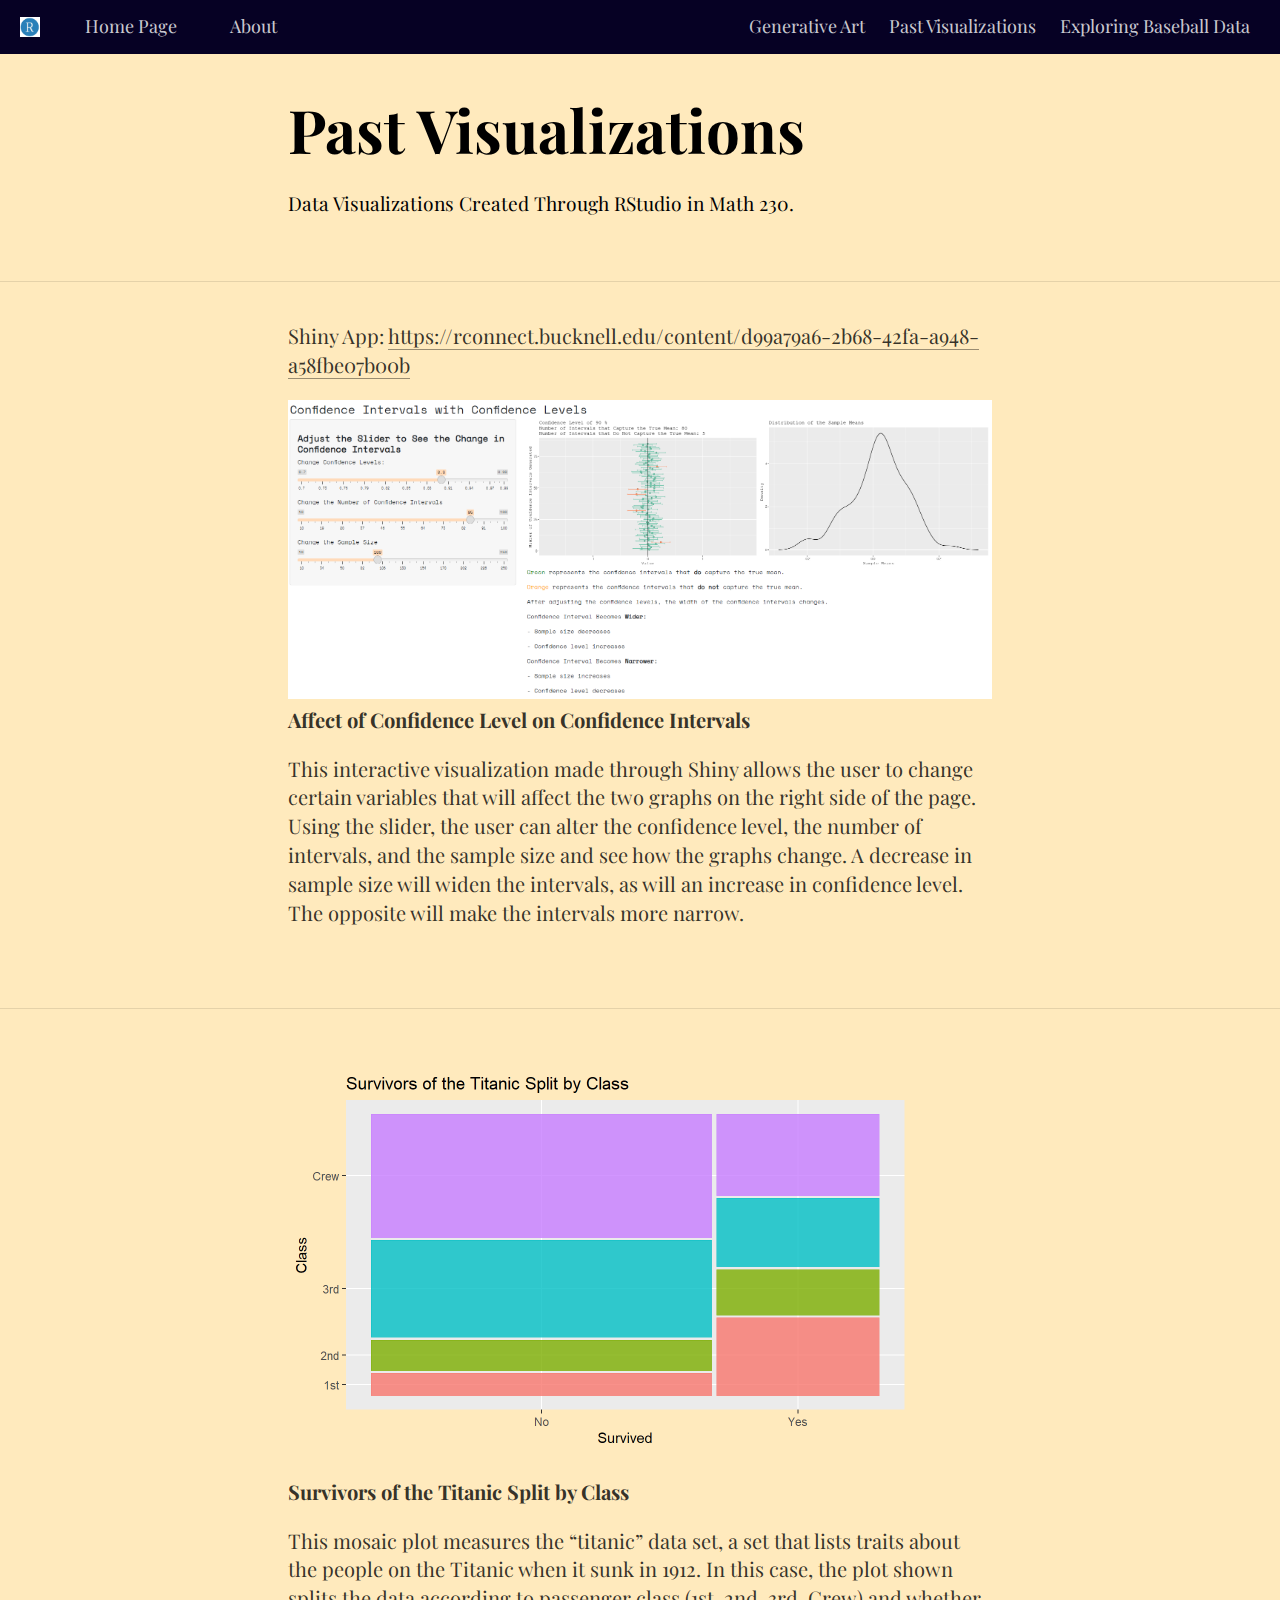
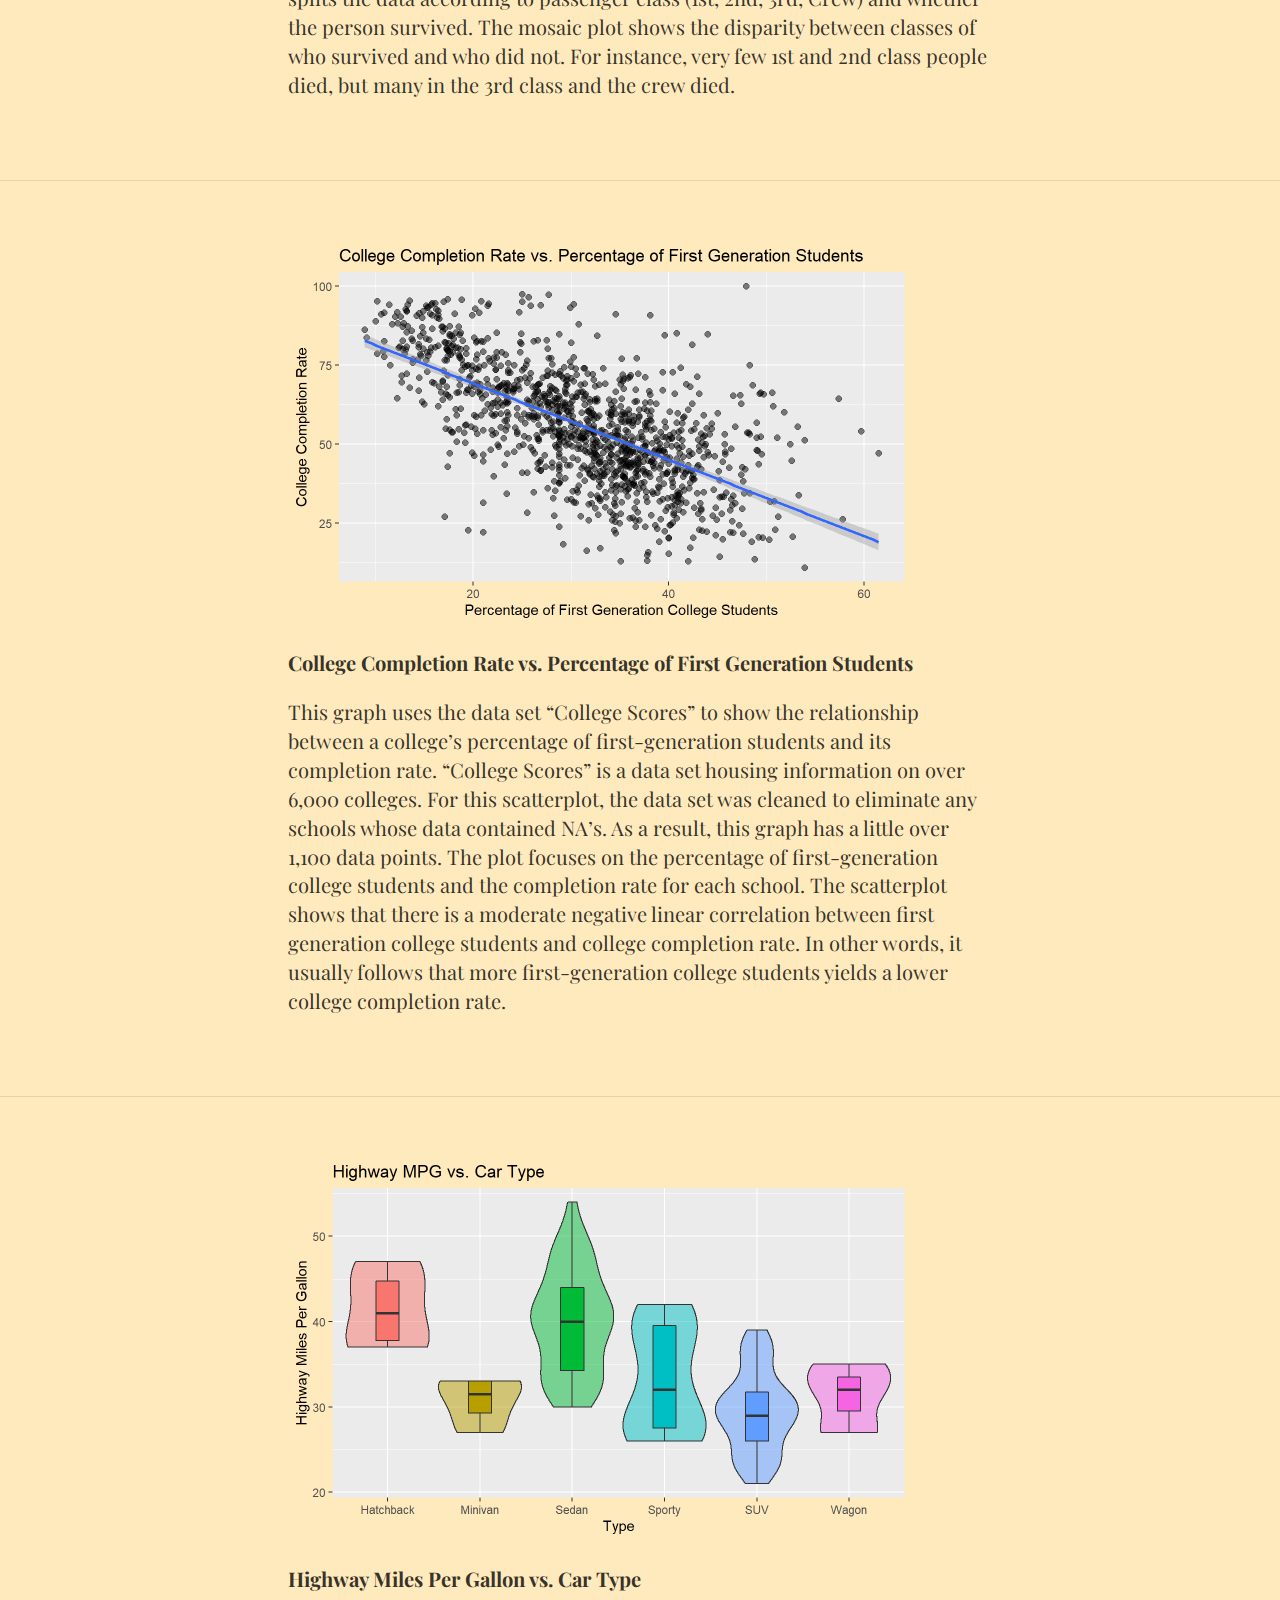
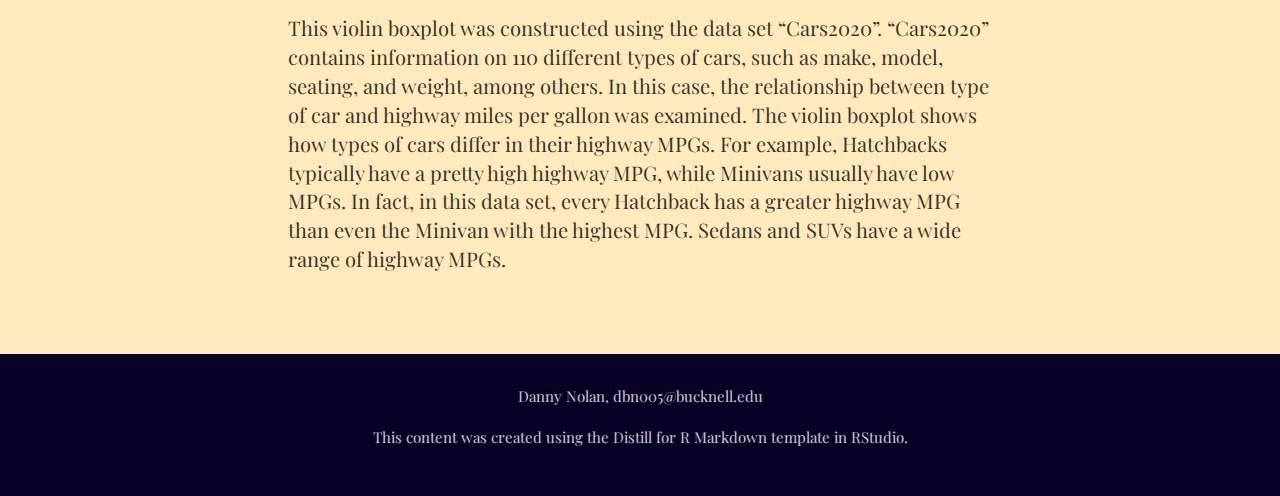
<file: dnolan_website_2.0/docs/Visualizations.html>
<!DOCTYPE html>

<html xmlns="http://www.w3.org/1999/xhtml" lang="" xml:lang="">

<head>
  <meta charset="utf-8"/>
  <meta name="viewport" content="width=device-width, initial-scale=1"/>
  <meta http-equiv="X-UA-Compatible" content="IE=Edge,chrome=1"/>
  <meta name="generator" content="distill" />

  <style type="text/css">
  /* Hide doc at startup (prevent jankiness while JS renders/transforms) */
  body {
    visibility: hidden;
  }
  </style>

 <!--radix_placeholder_import_source-->
 <!--/radix_placeholder_import_source-->

<style type="text/css">code{white-space: pre;}</style>
<style type="text/css" data-origin="pandoc">
pre > code.sourceCode { white-space: pre; position: relative; }
pre > code.sourceCode > span { display: inline-block; line-height: 1.25; }
pre > code.sourceCode > span:empty { height: 1.2em; }
.sourceCode { overflow: visible; }
code.sourceCode > span { color: inherit; text-decoration: inherit; }
div.sourceCode { margin: 1em 0; }
pre.sourceCode { margin: 0; }
@media screen {
div.sourceCode { overflow: auto; }
}
@media print {
pre > code.sourceCode { white-space: pre-wrap; }
pre > code.sourceCode > span { text-indent: -5em; padding-left: 5em; }
}
pre.numberSource code
  { counter-reset: source-line 0; }
pre.numberSource code > span
  { position: relative; left: -4em; counter-increment: source-line; }
pre.numberSource code > span > a:first-child::before
  { content: counter(source-line);
    position: relative; left: -1em; text-align: right; vertical-align: baseline;
    border: none; display: inline-block;
    -webkit-touch-callout: none; -webkit-user-select: none;
    -khtml-user-select: none; -moz-user-select: none;
    -ms-user-select: none; user-select: none;
    padding: 0 4px; width: 4em;
    color: #aaaaaa;
  }
pre.numberSource { margin-left: 3em; border-left: 1px solid #aaaaaa;  padding-left: 4px; }
div.sourceCode
  {   }
@media screen {
pre > code.sourceCode > span > a:first-child::before { text-decoration: underline; }
}
code span.al { color: #ad0000; } /* Alert */
code span.an { color: #5e5e5e; } /* Annotation */
code span.at { } /* Attribute */
code span.bn { color: #ad0000; } /* BaseN */
code span.bu { } /* BuiltIn */
code span.cf { color: #007ba5; } /* ControlFlow */
code span.ch { color: #20794d; } /* Char */
code span.cn { color: #8f5902; } /* Constant */
code span.co { color: #5e5e5e; } /* Comment */
code span.cv { color: #5e5e5e; font-style: italic; } /* CommentVar */
code span.do { color: #5e5e5e; font-style: italic; } /* Documentation */
code span.dt { color: #ad0000; } /* DataType */
code span.dv { color: #ad0000; } /* DecVal */
code span.er { color: #ad0000; } /* Error */
code span.ex { } /* Extension */
code span.fl { color: #ad0000; } /* Float */
code span.fu { color: #4758ab; } /* Function */
code span.im { } /* Import */
code span.in { color: #5e5e5e; } /* Information */
code span.kw { color: #007ba5; } /* Keyword */
code span.op { color: #5e5e5e; } /* Operator */
code span.ot { color: #007ba5; } /* Other */
code span.pp { color: #ad0000; } /* Preprocessor */
code span.sc { color: #5e5e5e; } /* SpecialChar */
code span.ss { color: #20794d; } /* SpecialString */
code span.st { color: #20794d; } /* String */
code span.va { color: #111111; } /* Variable */
code span.vs { color: #20794d; } /* VerbatimString */
code span.wa { color: #5e5e5e; font-style: italic; } /* Warning */
</style>


  <!--radix_placeholder_meta_tags-->
  <title>Home Page: Past Visualizations</title>

  <meta property="description" itemprop="description" content="Data Visualizations Created Through RStudio in Math 230."/>



  <!--  https://developers.facebook.com/docs/sharing/webmasters#markup -->
  <meta property="og:title" content="Home Page: Past Visualizations"/>
  <meta property="og:type" content="article"/>
  <meta property="og:description" content="Data Visualizations Created Through RStudio in Math 230."/>
  <meta property="og:locale" content="en_US"/>
  <meta property="og:site_name" content="Home Page"/>

  <!--  https://dev.twitter.com/cards/types/summary -->
  <meta property="twitter:card" content="summary"/>
  <meta property="twitter:title" content="Home Page: Past Visualizations"/>
  <meta property="twitter:description" content="Data Visualizations Created Through RStudio in Math 230."/>

  <!--/radix_placeholder_meta_tags-->
  <!--radix_placeholder_rmarkdown_metadata-->

  <script type="text/json" id="radix-rmarkdown-metadata">
  {"type":"list","attributes":{"names":{"type":"character","attributes":{},"value":["title","description"]}},"value":[{"type":"character","attributes":{},"value":["Past Visualizations"]},{"type":"character","attributes":{},"value":["Data Visualizations Created Through RStudio in Math 230."]}]}
  </script>
  <!--/radix_placeholder_rmarkdown_metadata-->
  <!--radix_placeholder_navigation_in_header-->
  <meta name="distill:offset" content=""/>

  <script type="application/javascript">

    window.headroom_prevent_pin = false;

    window.document.addEventListener("DOMContentLoaded", function (event) {

      // initialize headroom for banner
      var header = $('header').get(0);
      var headerHeight = header.offsetHeight;
      var headroom = new Headroom(header, {
        tolerance: 5,
        onPin : function() {
          if (window.headroom_prevent_pin) {
            window.headroom_prevent_pin = false;
            headroom.unpin();
          }
        }
      });
      headroom.init();
      if(window.location.hash)
        headroom.unpin();
      $(header).addClass('headroom--transition');

      // offset scroll location for banner on hash change
      // (see: https://github.com/WickyNilliams/headroom.js/issues/38)
      window.addEventListener("hashchange", function(event) {
        window.scrollTo(0, window.pageYOffset - (headerHeight + 25));
      });

      // responsive menu
      $('.distill-site-header').each(function(i, val) {
        var topnav = $(this);
        var toggle = topnav.find('.nav-toggle');
        toggle.on('click', function() {
          topnav.toggleClass('responsive');
        });
      });

      // nav dropdowns
      $('.nav-dropbtn').click(function(e) {
        $(this).next('.nav-dropdown-content').toggleClass('nav-dropdown-active');
        $(this).parent().siblings('.nav-dropdown')
           .children('.nav-dropdown-content').removeClass('nav-dropdown-active');
      });
      $("body").click(function(e){
        $('.nav-dropdown-content').removeClass('nav-dropdown-active');
      });
      $(".nav-dropdown").click(function(e){
        e.stopPropagation();
      });
    });
  </script>

  <style type="text/css">

  /* Theme (user-documented overrideables for nav appearance) */

  .distill-site-nav {
    color: rgba(255, 255, 255, 0.8);
    background-color: #0F2E3D;
    font-size: 15px;
    font-weight: 300;
  }

  .distill-site-nav a {
    color: inherit;
    text-decoration: none;
  }

  .distill-site-nav a:hover {
    color: white;
  }

  @media print {
    .distill-site-nav {
      display: none;
    }
  }

  .distill-site-header {

  }

  .distill-site-footer {

  }


  /* Site Header */

  .distill-site-header {
    width: 100%;
    box-sizing: border-box;
    z-index: 3;
  }

  .distill-site-header .nav-left {
    display: inline-block;
    margin-left: 8px;
  }

  @media screen and (max-width: 768px) {
    .distill-site-header .nav-left {
      margin-left: 0;
    }
  }


  .distill-site-header .nav-right {
    float: right;
    margin-right: 8px;
  }

  .distill-site-header a,
  .distill-site-header .title {
    display: inline-block;
    text-align: center;
    padding: 14px 10px 14px 10px;
  }

  .distill-site-header .title {
    font-size: 18px;
    min-width: 150px;
  }

  .distill-site-header .logo {
    padding: 0;
  }

  .distill-site-header .logo img {
    display: none;
    max-height: 20px;
    width: auto;
    margin-bottom: -4px;
  }

  .distill-site-header .nav-image img {
    max-height: 18px;
    width: auto;
    display: inline-block;
    margin-bottom: -3px;
  }



  @media screen and (min-width: 1000px) {
    .distill-site-header .logo img {
      display: inline-block;
    }
    .distill-site-header .nav-left {
      margin-left: 20px;
    }
    .distill-site-header .nav-right {
      margin-right: 20px;
    }
    .distill-site-header .title {
      padding-left: 12px;
    }
  }


  .distill-site-header .nav-toggle {
    display: none;
  }

  .nav-dropdown {
    display: inline-block;
    position: relative;
  }

  .nav-dropdown .nav-dropbtn {
    border: none;
    outline: none;
    color: rgba(255, 255, 255, 0.8);
    padding: 16px 10px;
    background-color: transparent;
    font-family: inherit;
    font-size: inherit;
    font-weight: inherit;
    margin: 0;
    margin-top: 1px;
    z-index: 2;
  }

  .nav-dropdown-content {
    display: none;
    position: absolute;
    background-color: white;
    min-width: 200px;
    border: 1px solid rgba(0,0,0,0.15);
    border-radius: 4px;
    box-shadow: 0px 8px 16px 0px rgba(0,0,0,0.1);
    z-index: 1;
    margin-top: 2px;
    white-space: nowrap;
    padding-top: 4px;
    padding-bottom: 4px;
  }

  .nav-dropdown-content hr {
    margin-top: 4px;
    margin-bottom: 4px;
    border: none;
    border-bottom: 1px solid rgba(0, 0, 0, 0.1);
  }

  .nav-dropdown-active {
    display: block;
  }

  .nav-dropdown-content a, .nav-dropdown-content .nav-dropdown-header {
    color: black;
    padding: 6px 24px;
    text-decoration: none;
    display: block;
    text-align: left;
  }

  .nav-dropdown-content .nav-dropdown-header {
    display: block;
    padding: 5px 24px;
    padding-bottom: 0;
    text-transform: uppercase;
    font-size: 14px;
    color: #999999;
    white-space: nowrap;
  }

  .nav-dropdown:hover .nav-dropbtn {
    color: white;
  }

  .nav-dropdown-content a:hover {
    background-color: #ddd;
    color: black;
  }

  .nav-right .nav-dropdown-content {
    margin-left: -45%;
    right: 0;
  }

  @media screen and (max-width: 768px) {
    .distill-site-header a, .distill-site-header .nav-dropdown  {display: none;}
    .distill-site-header a.nav-toggle {
      float: right;
      display: block;
    }
    .distill-site-header .title {
      margin-left: 0;
    }
    .distill-site-header .nav-right {
      margin-right: 0;
    }
    .distill-site-header {
      overflow: hidden;
    }
    .nav-right .nav-dropdown-content {
      margin-left: 0;
    }
  }


  @media screen and (max-width: 768px) {
    .distill-site-header.responsive {position: relative; min-height: 500px; }
    .distill-site-header.responsive a.nav-toggle {
      position: absolute;
      right: 0;
      top: 0;
    }
    .distill-site-header.responsive a,
    .distill-site-header.responsive .nav-dropdown {
      display: block;
      text-align: left;
    }
    .distill-site-header.responsive .nav-left,
    .distill-site-header.responsive .nav-right {
      width: 100%;
    }
    .distill-site-header.responsive .nav-dropdown {float: none;}
    .distill-site-header.responsive .nav-dropdown-content {position: relative;}
    .distill-site-header.responsive .nav-dropdown .nav-dropbtn {
      display: block;
      width: 100%;
      text-align: left;
    }
  }

  /* Site Footer */

  .distill-site-footer {
    width: 100%;
    overflow: hidden;
    box-sizing: border-box;
    z-index: 3;
    margin-top: 30px;
    padding-top: 30px;
    padding-bottom: 30px;
    text-align: center;
  }

  /* Headroom */

  d-title {
    padding-top: 6rem;
  }

  @media print {
    d-title {
      padding-top: 4rem;
    }
  }

  .headroom {
    z-index: 1000;
    position: fixed;
    top: 0;
    left: 0;
    right: 0;
  }

  .headroom--transition {
    transition: all .4s ease-in-out;
  }

  .headroom--unpinned {
    top: -100px;
  }

  .headroom--pinned {
    top: 0;
  }

  /* adjust viewport for navbar height */
  /* helps vertically center bootstrap (non-distill) content */
  .min-vh-100 {
    min-height: calc(100vh - 100px) !important;
  }

  </style>

  <script src="site_libs/jquery-3.6.0/jquery-3.6.0.min.js"></script>
  <link href="site_libs/font-awesome-5.1.0/css/all.css" rel="stylesheet"/>
  <link href="site_libs/font-awesome-5.1.0/css/v4-shims.css" rel="stylesheet"/>
  <script src="site_libs/headroom-0.9.4/headroom.min.js"></script>
  <script src="site_libs/autocomplete-0.37.1/autocomplete.min.js"></script>
  <script src="site_libs/fuse-6.4.1/fuse.min.js"></script>

  <script type="application/javascript">

  function getMeta(metaName) {
    var metas = document.getElementsByTagName('meta');
    for (let i = 0; i < metas.length; i++) {
      if (metas[i].getAttribute('name') === metaName) {
        return metas[i].getAttribute('content');
      }
    }
    return '';
  }

  function offsetURL(url) {
    var offset = getMeta('distill:offset');
    return offset ? offset + '/' + url : url;
  }

  function createFuseIndex() {

    // create fuse index
    var options = {
      keys: [
        { name: 'title', weight: 20 },
        { name: 'categories', weight: 15 },
        { name: 'description', weight: 10 },
        { name: 'contents', weight: 5 },
      ],
      ignoreLocation: true,
      threshold: 0
    };
    var fuse = new window.Fuse([], options);

    // fetch the main search.json
    return fetch(offsetURL('search.json'))
      .then(function(response) {
        if (response.status == 200) {
          return response.json().then(function(json) {
            // index main articles
            json.articles.forEach(function(article) {
              fuse.add(article);
            });
            // download collections and index their articles
            return Promise.all(json.collections.map(function(collection) {
              return fetch(offsetURL(collection)).then(function(response) {
                if (response.status === 200) {
                  return response.json().then(function(articles) {
                    articles.forEach(function(article) {
                      fuse.add(article);
                    });
                  })
                } else {
                  return Promise.reject(
                    new Error('Unexpected status from search index request: ' +
                              response.status)
                  );
                }
              });
            })).then(function() {
              return fuse;
            });
          });

        } else {
          return Promise.reject(
            new Error('Unexpected status from search index request: ' +
                        response.status)
          );
        }
      });
  }

  window.document.addEventListener("DOMContentLoaded", function (event) {

    // get search element (bail if we don't have one)
    var searchEl = window.document.getElementById('distill-search');
    if (!searchEl)
      return;

    createFuseIndex()
      .then(function(fuse) {

        // make search box visible
        searchEl.classList.remove('hidden');

        // initialize autocomplete
        var options = {
          autoselect: true,
          hint: false,
          minLength: 2,
        };
        window.autocomplete(searchEl, options, [{
          source: function(query, callback) {
            const searchOptions = {
              isCaseSensitive: false,
              shouldSort: true,
              minMatchCharLength: 2,
              limit: 10,
            };
            var results = fuse.search(query, searchOptions);
            callback(results
              .map(function(result) { return result.item; })
            );
          },
          templates: {
            suggestion: function(suggestion) {
              var img = suggestion.preview && Object.keys(suggestion.preview).length > 0
                ? `<img src="${offsetURL(suggestion.preview)}"</img>`
                : '';
              var html = `
                <div class="search-item">
                  <h3>${suggestion.title}</h3>
                  <div class="search-item-description">
                    ${suggestion.description || ''}
                  </div>
                  <div class="search-item-preview">
                    ${img}
                  </div>
                </div>
              `;
              return html;
            }
          }
        }]).on('autocomplete:selected', function(event, suggestion) {
          window.location.href = offsetURL(suggestion.path);
        });
        // remove inline display style on autocompleter (we want to
        // manage responsive display via css)
        $('.algolia-autocomplete').css("display", "");
      })
      .catch(function(error) {
        console.log(error);
      });

  });

  </script>

  <style type="text/css">

  .nav-search {
    font-size: x-small;
  }

  /* Algolioa Autocomplete */

  .algolia-autocomplete {
    display: inline-block;
    margin-left: 10px;
    vertical-align: sub;
    background-color: white;
    color: black;
    padding: 6px;
    padding-top: 8px;
    padding-bottom: 0;
    border-radius: 6px;
    border: 1px #0F2E3D solid;
    width: 180px;
  }


  @media screen and (max-width: 768px) {
    .distill-site-nav .algolia-autocomplete {
      display: none;
      visibility: hidden;
    }
    .distill-site-nav.responsive .algolia-autocomplete {
      display: inline-block;
      visibility: visible;
    }
    .distill-site-nav.responsive .algolia-autocomplete .aa-dropdown-menu {
      margin-left: 0;
      width: 400px;
      max-height: 400px;
    }
  }

  .algolia-autocomplete .aa-input, .algolia-autocomplete .aa-hint {
    width: 90%;
    outline: none;
    border: none;
  }

  .algolia-autocomplete .aa-hint {
    color: #999;
  }
  .algolia-autocomplete .aa-dropdown-menu {
    width: 550px;
    max-height: 70vh;
    overflow-x: visible;
    overflow-y: scroll;
    padding: 5px;
    margin-top: 3px;
    margin-left: -150px;
    background-color: #fff;
    border-radius: 5px;
    border: 1px solid #999;
    border-top: none;
  }

  .algolia-autocomplete .aa-dropdown-menu .aa-suggestion {
    cursor: pointer;
    padding: 5px 4px;
    border-bottom: 1px solid #eee;
  }

  .algolia-autocomplete .aa-dropdown-menu .aa-suggestion:last-of-type {
    border-bottom: none;
    margin-bottom: 2px;
  }

  .algolia-autocomplete .aa-dropdown-menu .aa-suggestion .search-item {
    overflow: hidden;
    font-size: 0.8em;
    line-height: 1.4em;
  }

  .algolia-autocomplete .aa-dropdown-menu .aa-suggestion .search-item h3 {
    font-size: 1rem;
    margin-block-start: 0;
    margin-block-end: 5px;
  }

  .algolia-autocomplete .aa-dropdown-menu .aa-suggestion .search-item-description {
    display: inline-block;
    overflow: hidden;
    height: 2.8em;
    width: 80%;
    margin-right: 4%;
  }

  .algolia-autocomplete .aa-dropdown-menu .aa-suggestion .search-item-preview {
    display: inline-block;
    width: 15%;
  }

  .algolia-autocomplete .aa-dropdown-menu .aa-suggestion .search-item-preview img {
    height: 3em;
    width: auto;
    display: none;
  }

  .algolia-autocomplete .aa-dropdown-menu .aa-suggestion .search-item-preview img[src] {
    display: initial;
  }

  .algolia-autocomplete .aa-dropdown-menu .aa-suggestion.aa-cursor {
    background-color: #eee;
  }
  .algolia-autocomplete .aa-dropdown-menu .aa-suggestion em {
    font-weight: bold;
    font-style: normal;
  }

  </style>


  <!--/radix_placeholder_navigation_in_header-->
  <!--radix_placeholder_distill-->

  <style type="text/css">

  body {
    background-color: white;
  }

  .pandoc-table {
    width: 100%;
  }

  .pandoc-table>caption {
    margin-bottom: 10px;
  }

  .pandoc-table th:not([align]) {
    text-align: left;
  }

  .pagedtable-footer {
    font-size: 15px;
  }

  d-byline .byline {
    grid-template-columns: 2fr 2fr;
  }

  d-byline .byline h3 {
    margin-block-start: 1.5em;
  }

  d-byline .byline .authors-affiliations h3 {
    margin-block-start: 0.5em;
  }

  .authors-affiliations .orcid-id {
    width: 16px;
    height:16px;
    margin-left: 4px;
    margin-right: 4px;
    vertical-align: middle;
    padding-bottom: 2px;
  }

  d-title .dt-tags {
    margin-top: 1em;
    grid-column: text;
  }

  .dt-tags .dt-tag {
    text-decoration: none;
    display: inline-block;
    color: rgba(0,0,0,0.6);
    padding: 0em 0.4em;
    margin-right: 0.5em;
    margin-bottom: 0.4em;
    font-size: 70%;
    border: 1px solid rgba(0,0,0,0.2);
    border-radius: 3px;
    text-transform: uppercase;
    font-weight: 500;
  }

  d-article table.gt_table td,
  d-article table.gt_table th {
    border-bottom: none;
  }

  .html-widget {
    margin-bottom: 2.0em;
  }

  .l-screen-inset {
    padding-right: 16px;
  }

  .l-screen .caption {
    margin-left: 10px;
  }

  .shaded {
    background: rgb(247, 247, 247);
    padding-top: 20px;
    padding-bottom: 20px;
    border-top: 1px solid rgba(0, 0, 0, 0.1);
    border-bottom: 1px solid rgba(0, 0, 0, 0.1);
  }

  .shaded .html-widget {
    margin-bottom: 0;
    border: 1px solid rgba(0, 0, 0, 0.1);
  }

  .shaded .shaded-content {
    background: white;
  }

  .text-output {
    margin-top: 0;
    line-height: 1.5em;
  }

  .hidden {
    display: none !important;
  }

  d-article {
    padding-top: 2.5rem;
    padding-bottom: 30px;
  }

  d-appendix {
    padding-top: 30px;
  }

  d-article>p>img {
    width: 100%;
  }

  d-article h2 {
    margin: 1rem 0 1.5rem 0;
  }

  d-article h3 {
    margin-top: 1.5rem;
  }

  d-article iframe {
    border: 1px solid rgba(0, 0, 0, 0.1);
    margin-bottom: 2.0em;
    width: 100%;
  }

  /* Tweak code blocks */

  d-article div.sourceCode code,
  d-article pre code {
    font-family: Consolas, Monaco, 'Andale Mono', 'Ubuntu Mono', monospace;
  }

  d-article pre,
  d-article div.sourceCode,
  d-article div.sourceCode pre {
    overflow: auto;
  }

  d-article div.sourceCode {
    background-color: white;
  }

  d-article div.sourceCode pre {
    padding-left: 10px;
    font-size: 12px;
    border-left: 2px solid rgba(0,0,0,0.1);
  }

  d-article pre {
    font-size: 12px;
    color: black;
    background: none;
    margin-top: 0;
    text-align: left;
    white-space: pre;
    word-spacing: normal;
    word-break: normal;
    word-wrap: normal;
    line-height: 1.5;

    -moz-tab-size: 4;
    -o-tab-size: 4;
    tab-size: 4;

    -webkit-hyphens: none;
    -moz-hyphens: none;
    -ms-hyphens: none;
    hyphens: none;
  }

  d-article pre a {
    border-bottom: none;
  }

  d-article pre a:hover {
    border-bottom: none;
    text-decoration: underline;
  }

  d-article details {
    grid-column: text;
    margin-bottom: 0.8em;
  }

  @media(min-width: 768px) {

  d-article pre,
  d-article div.sourceCode,
  d-article div.sourceCode pre {
    overflow: visible !important;
  }

  d-article div.sourceCode pre {
    padding-left: 18px;
    font-size: 14px;
  }

  d-article pre {
    font-size: 14px;
  }

  }

  figure img.external {
    background: white;
    border: 1px solid rgba(0, 0, 0, 0.1);
    box-shadow: 0 1px 8px rgba(0, 0, 0, 0.1);
    padding: 18px;
    box-sizing: border-box;
  }

  /* CSS for d-contents */

  .d-contents {
    grid-column: text;
    color: rgba(0,0,0,0.8);
    font-size: 0.9em;
    padding-bottom: 1em;
    margin-bottom: 1em;
    padding-bottom: 0.5em;
    margin-bottom: 1em;
    padding-left: 0.25em;
    justify-self: start;
  }

  @media(min-width: 1000px) {
    .d-contents.d-contents-float {
      height: 0;
      grid-column-start: 1;
      grid-column-end: 4;
      justify-self: center;
      padding-right: 3em;
      padding-left: 2em;
    }
  }

  .d-contents nav h3 {
    font-size: 18px;
    margin-top: 0;
    margin-bottom: 1em;
  }

  .d-contents li {
    list-style-type: none
  }

  .d-contents nav > ul {
    padding-left: 0;
  }

  .d-contents ul {
    padding-left: 1em
  }

  .d-contents nav ul li {
    margin-top: 0.6em;
    margin-bottom: 0.2em;
  }

  .d-contents nav a {
    font-size: 13px;
    border-bottom: none;
    text-decoration: none
    color: rgba(0, 0, 0, 0.8);
  }

  .d-contents nav a:hover {
    text-decoration: underline solid rgba(0, 0, 0, 0.6)
  }

  .d-contents nav > ul > li > a {
    font-weight: 600;
  }

  .d-contents nav > ul > li > ul {
    font-weight: inherit;
  }

  .d-contents nav > ul > li > ul > li {
    margin-top: 0.2em;
  }


  .d-contents nav ul {
    margin-top: 0;
    margin-bottom: 0.25em;
  }

  .d-article-with-toc h2:nth-child(2) {
    margin-top: 0;
  }


  /* Figure */

  .figure {
    position: relative;
    margin-bottom: 2.5em;
    margin-top: 1.5em;
  }

  .figure img {
    width: 100%;
  }

  .figure .caption {
    color: rgba(0, 0, 0, 0.6);
    font-size: 12px;
    line-height: 1.5em;
  }

  .figure img.external {
    background: white;
    border: 1px solid rgba(0, 0, 0, 0.1);
    box-shadow: 0 1px 8px rgba(0, 0, 0, 0.1);
    padding: 18px;
    box-sizing: border-box;
  }

  .figure .caption a {
    color: rgba(0, 0, 0, 0.6);
  }

  .figure .caption b,
  .figure .caption strong, {
    font-weight: 600;
    color: rgba(0, 0, 0, 1.0);
  }

  /* Citations */

  d-article .citation {
    color: inherit;
    cursor: inherit;
  }

  div.hanging-indent{
    margin-left: 1em; text-indent: -1em;
  }

  /* Citation hover box */

  .tippy-box[data-theme~=light-border] {
    background-color: rgba(250, 250, 250, 0.95);
  }

  .tippy-content > p {
    margin-bottom: 0;
    padding: 2px;
  }


  /* Tweak 1000px media break to show more text */

  @media(min-width: 1000px) {
    .base-grid,
    distill-header,
    d-title,
    d-abstract,
    d-article,
    d-appendix,
    distill-appendix,
    d-byline,
    d-footnote-list,
    d-citation-list,
    distill-footer {
      grid-template-columns: [screen-start] 1fr [page-start kicker-start] 80px [middle-start] 50px [text-start kicker-end] 65px 65px 65px 65px 65px 65px 65px 65px [text-end gutter-start] 65px [middle-end] 65px [page-end gutter-end] 1fr [screen-end];
      grid-column-gap: 16px;
    }

    .grid {
      grid-column-gap: 16px;
    }

    d-article {
      font-size: 1.06rem;
      line-height: 1.7em;
    }
    figure .caption, .figure .caption, figure figcaption {
      font-size: 13px;
    }
  }

  @media(min-width: 1180px) {
    .base-grid,
    distill-header,
    d-title,
    d-abstract,
    d-article,
    d-appendix,
    distill-appendix,
    d-byline,
    d-footnote-list,
    d-citation-list,
    distill-footer {
      grid-template-columns: [screen-start] 1fr [page-start kicker-start] 60px [middle-start] 60px [text-start kicker-end] 60px 60px 60px 60px 60px 60px 60px 60px [text-end gutter-start] 60px [middle-end] 60px [page-end gutter-end] 1fr [screen-end];
      grid-column-gap: 32px;
    }

    .grid {
      grid-column-gap: 32px;
    }
  }


  /* Get the citation styles for the appendix (not auto-injected on render since
     we do our own rendering of the citation appendix) */

  d-appendix .citation-appendix,
  .d-appendix .citation-appendix {
    font-size: 11px;
    line-height: 15px;
    border-left: 1px solid rgba(0, 0, 0, 0.1);
    padding-left: 18px;
    border: 1px solid rgba(0,0,0,0.1);
    background: rgba(0, 0, 0, 0.02);
    padding: 10px 18px;
    border-radius: 3px;
    color: rgba(150, 150, 150, 1);
    overflow: hidden;
    margin-top: -12px;
    white-space: pre-wrap;
    word-wrap: break-word;
  }

  /* Include appendix styles here so they can be overridden */

  d-appendix {
    contain: layout style;
    font-size: 0.8em;
    line-height: 1.7em;
    margin-top: 60px;
    margin-bottom: 0;
    border-top: 1px solid rgba(0, 0, 0, 0.1);
    color: rgba(0,0,0,0.5);
    padding-top: 60px;
    padding-bottom: 48px;
  }

  d-appendix h3 {
    grid-column: page-start / text-start;
    font-size: 15px;
    font-weight: 500;
    margin-top: 1em;
    margin-bottom: 0;
    color: rgba(0,0,0,0.65);
  }

  d-appendix h3 + * {
    margin-top: 1em;
  }

  d-appendix ol {
    padding: 0 0 0 15px;
  }

  @media (min-width: 768px) {
    d-appendix ol {
      padding: 0 0 0 30px;
      margin-left: -30px;
    }
  }

  d-appendix li {
    margin-bottom: 1em;
  }

  d-appendix a {
    color: rgba(0, 0, 0, 0.6);
  }

  d-appendix > * {
    grid-column: text;
  }

  d-appendix > d-footnote-list,
  d-appendix > d-citation-list,
  d-appendix > distill-appendix {
    grid-column: screen;
  }

  /* Include footnote styles here so they can be overridden */

  d-footnote-list {
    contain: layout style;
  }

  d-footnote-list > * {
    grid-column: text;
  }

  d-footnote-list a.footnote-backlink {
    color: rgba(0,0,0,0.3);
    padding-left: 0.5em;
  }



  /* Anchor.js */

  .anchorjs-link {
    /*transition: all .25s linear; */
    text-decoration: none;
    border-bottom: none;
  }
  *:hover > .anchorjs-link {
    margin-left: -1.125em !important;
    text-decoration: none;
    border-bottom: none;
  }

  /* Social footer */

  .social_footer {
    margin-top: 30px;
    margin-bottom: 0;
    color: rgba(0,0,0,0.67);
  }

  .disqus-comments {
    margin-right: 30px;
  }

  .disqus-comment-count {
    border-bottom: 1px solid rgba(0, 0, 0, 0.4);
    cursor: pointer;
  }

  #disqus_thread {
    margin-top: 30px;
  }

  .article-sharing a {
    border-bottom: none;
    margin-right: 8px;
  }

  .article-sharing a:hover {
    border-bottom: none;
  }

  .sidebar-section.subscribe {
    font-size: 12px;
    line-height: 1.6em;
  }

  .subscribe p {
    margin-bottom: 0.5em;
  }


  .article-footer .subscribe {
    font-size: 15px;
    margin-top: 45px;
  }


  .sidebar-section.custom {
    font-size: 12px;
    line-height: 1.6em;
  }

  .custom p {
    margin-bottom: 0.5em;
  }

  /* Styles for listing layout (hide title) */
  .layout-listing d-title, .layout-listing .d-title {
    display: none;
  }

  /* Styles for posts lists (not auto-injected) */


  .posts-with-sidebar {
    padding-left: 45px;
    padding-right: 45px;
  }

  .posts-list .description h2,
  .posts-list .description p {
    font-family: -apple-system, BlinkMacSystemFont, "Segoe UI", Roboto, Oxygen, Ubuntu, Cantarell, "Fira Sans", "Droid Sans", "Helvetica Neue", Arial, sans-serif;
  }

  .posts-list .description h2 {
    font-weight: 700;
    border-bottom: none;
    padding-bottom: 0;
  }

  .posts-list h2.post-tag {
    border-bottom: 1px solid rgba(0, 0, 0, 0.2);
    padding-bottom: 12px;
  }
  .posts-list {
    margin-top: 60px;
    margin-bottom: 24px;
  }

  .posts-list .post-preview {
    text-decoration: none;
    overflow: hidden;
    display: block;
    border-bottom: 1px solid rgba(0, 0, 0, 0.1);
    padding: 24px 0;
  }

  .post-preview-last {
    border-bottom: none !important;
  }

  .posts-list .posts-list-caption {
    grid-column: screen;
    font-weight: 400;
  }

  .posts-list .post-preview h2 {
    margin: 0 0 6px 0;
    line-height: 1.2em;
    font-style: normal;
    font-size: 24px;
  }

  .posts-list .post-preview p {
    margin: 0 0 12px 0;
    line-height: 1.4em;
    font-size: 16px;
  }

  .posts-list .post-preview .thumbnail {
    box-sizing: border-box;
    margin-bottom: 24px;
    position: relative;
    max-width: 500px;
  }
  .posts-list .post-preview img {
    width: 100%;
    display: block;
  }

  .posts-list .metadata {
    font-size: 12px;
    line-height: 1.4em;
    margin-bottom: 18px;
  }

  .posts-list .metadata > * {
    display: inline-block;
  }

  .posts-list .metadata .publishedDate {
    margin-right: 2em;
  }

  .posts-list .metadata .dt-authors {
    display: block;
    margin-top: 0.3em;
    margin-right: 2em;
  }

  .posts-list .dt-tags {
    display: block;
    line-height: 1em;
  }

  .posts-list .dt-tags .dt-tag {
    display: inline-block;
    color: rgba(0,0,0,0.6);
    padding: 0.3em 0.4em;
    margin-right: 0.2em;
    margin-bottom: 0.4em;
    font-size: 60%;
    border: 1px solid rgba(0,0,0,0.2);
    border-radius: 3px;
    text-transform: uppercase;
    font-weight: 500;
  }

  .posts-list img {
    opacity: 1;
  }

  .posts-list img[data-src] {
    opacity: 0;
  }

  .posts-more {
    clear: both;
  }


  .posts-sidebar {
    font-size: 16px;
  }

  .posts-sidebar h3 {
    font-size: 16px;
    margin-top: 0;
    margin-bottom: 0.5em;
    font-weight: 400;
    text-transform: uppercase;
  }

  .sidebar-section {
    margin-bottom: 30px;
  }

  .categories ul {
    list-style-type: none;
    margin: 0;
    padding: 0;
  }

  .categories li {
    color: rgba(0, 0, 0, 0.8);
    margin-bottom: 0;
  }

  .categories li>a {
    border-bottom: none;
  }

  .categories li>a:hover {
    border-bottom: 1px solid rgba(0, 0, 0, 0.4);
  }

  .categories .active {
    font-weight: 600;
  }

  .categories .category-count {
    color: rgba(0, 0, 0, 0.4);
  }


  @media(min-width: 768px) {
    .posts-list .post-preview h2 {
      font-size: 26px;
    }
    .posts-list .post-preview .thumbnail {
      float: right;
      width: 30%;
      margin-bottom: 0;
    }
    .posts-list .post-preview .description {
      float: left;
      width: 45%;
    }
    .posts-list .post-preview .metadata {
      float: left;
      width: 20%;
      margin-top: 8px;
    }
    .posts-list .post-preview p {
      margin: 0 0 12px 0;
      line-height: 1.5em;
      font-size: 16px;
    }
    .posts-with-sidebar .posts-list {
      float: left;
      width: 75%;
    }
    .posts-with-sidebar .posts-sidebar {
      float: right;
      width: 20%;
      margin-top: 60px;
      padding-top: 24px;
      padding-bottom: 24px;
    }
  }


  /* Improve display for browsers without grid (IE/Edge <= 15) */

  .downlevel {
    line-height: 1.6em;
    font-family: -apple-system, BlinkMacSystemFont, "Segoe UI", Roboto, Oxygen, Ubuntu, Cantarell, "Fira Sans", "Droid Sans", "Helvetica Neue", Arial, sans-serif;
    margin: 0;
  }

  .downlevel .d-title {
    padding-top: 6rem;
    padding-bottom: 1.5rem;
  }

  .downlevel .d-title h1 {
    font-size: 50px;
    font-weight: 700;
    line-height: 1.1em;
    margin: 0 0 0.5rem;
  }

  .downlevel .d-title p {
    font-weight: 300;
    font-size: 1.2rem;
    line-height: 1.55em;
    margin-top: 0;
  }

  .downlevel .d-byline {
    padding-top: 0.8em;
    padding-bottom: 0.8em;
    font-size: 0.8rem;
    line-height: 1.8em;
  }

  .downlevel .section-separator {
    border: none;
    border-top: 1px solid rgba(0, 0, 0, 0.1);
  }

  .downlevel .d-article {
    font-size: 1.06rem;
    line-height: 1.7em;
    padding-top: 1rem;
    padding-bottom: 2rem;
  }


  .downlevel .d-appendix {
    padding-left: 0;
    padding-right: 0;
    max-width: none;
    font-size: 0.8em;
    line-height: 1.7em;
    margin-bottom: 0;
    color: rgba(0,0,0,0.5);
    padding-top: 40px;
    padding-bottom: 48px;
  }

  .downlevel .footnotes ol {
    padding-left: 13px;
  }

  .downlevel .base-grid,
  .downlevel .distill-header,
  .downlevel .d-title,
  .downlevel .d-abstract,
  .downlevel .d-article,
  .downlevel .d-appendix,
  .downlevel .distill-appendix,
  .downlevel .d-byline,
  .downlevel .d-footnote-list,
  .downlevel .d-citation-list,
  .downlevel .distill-footer,
  .downlevel .appendix-bottom,
  .downlevel .posts-container {
    padding-left: 40px;
    padding-right: 40px;
  }

  @media(min-width: 768px) {
    .downlevel .base-grid,
    .downlevel .distill-header,
    .downlevel .d-title,
    .downlevel .d-abstract,
    .downlevel .d-article,
    .downlevel .d-appendix,
    .downlevel .distill-appendix,
    .downlevel .d-byline,
    .downlevel .d-footnote-list,
    .downlevel .d-citation-list,
    .downlevel .distill-footer,
    .downlevel .appendix-bottom,
    .downlevel .posts-container {
    padding-left: 150px;
    padding-right: 150px;
    max-width: 900px;
  }
  }

  .downlevel pre code {
    display: block;
    border-left: 2px solid rgba(0, 0, 0, .1);
    padding: 0 0 0 20px;
    font-size: 14px;
  }

  .downlevel code, .downlevel pre {
    color: black;
    background: none;
    font-family: Consolas, Monaco, 'Andale Mono', 'Ubuntu Mono', monospace;
    text-align: left;
    white-space: pre;
    word-spacing: normal;
    word-break: normal;
    word-wrap: normal;
    line-height: 1.5;

    -moz-tab-size: 4;
    -o-tab-size: 4;
    tab-size: 4;

    -webkit-hyphens: none;
    -moz-hyphens: none;
    -ms-hyphens: none;
    hyphens: none;
  }

  .downlevel .posts-list .post-preview {
    color: inherit;
  }



  </style>

  <script type="application/javascript">

  function is_downlevel_browser() {
    if (bowser.isUnsupportedBrowser({ msie: "12", msedge: "16"},
                                   window.navigator.userAgent)) {
      return true;
    } else {
      return window.load_distill_framework === undefined;
    }
  }

  // show body when load is complete
  function on_load_complete() {

    // add anchors
    if (window.anchors) {
      window.anchors.options.placement = 'left';
      window.anchors.add('d-article > h2, d-article > h3, d-article > h4, d-article > h5');
    }


    // set body to visible
    document.body.style.visibility = 'visible';

    // force redraw for leaflet widgets
    if (window.HTMLWidgets) {
      var maps = window.HTMLWidgets.findAll(".leaflet");
      $.each(maps, function(i, el) {
        var map = this.getMap();
        map.invalidateSize();
        map.eachLayer(function(layer) {
          if (layer instanceof L.TileLayer)
            layer.redraw();
        });
      });
    }

    // trigger 'shown' so htmlwidgets resize
    $('d-article').trigger('shown');
  }

  function init_distill() {

    init_common();

    // create front matter
    var front_matter = $('<d-front-matter></d-front-matter>');
    $('#distill-front-matter').wrap(front_matter);

    // create d-title
    $('.d-title').changeElementType('d-title');

    // create d-byline
    var byline = $('<d-byline></d-byline>');
    $('.d-byline').replaceWith(byline);

    // create d-article
    var article = $('<d-article></d-article>');
    $('.d-article').wrap(article).children().unwrap();

    // move posts container into article
    $('.posts-container').appendTo($('d-article'));

    // create d-appendix
    $('.d-appendix').changeElementType('d-appendix');

    // flag indicating that we have appendix items
    var appendix = $('.appendix-bottom').children('h3').length > 0;

    // replace footnotes with <d-footnote>
    $('.footnote-ref').each(function(i, val) {
      appendix = true;
      var href = $(this).attr('href');
      var id = href.replace('#', '');
      var fn = $('#' + id);
      var fn_p = $('#' + id + '>p');
      fn_p.find('.footnote-back').remove();
      var text = fn_p.html();
      var dtfn = $('<d-footnote></d-footnote>');
      dtfn.html(text);
      $(this).replaceWith(dtfn);
    });
    // remove footnotes
    $('.footnotes').remove();

    // move refs into #references-listing
    $('#references-listing').replaceWith($('#refs'));

    $('h1.appendix, h2.appendix').each(function(i, val) {
      $(this).changeElementType('h3');
    });
    $('h3.appendix').each(function(i, val) {
      var id = $(this).attr('id');
      $('.d-contents a[href="#' + id + '"]').parent().remove();
      appendix = true;
      $(this).nextUntil($('h1, h2, h3')).addBack().appendTo($('d-appendix'));
    });

    // show d-appendix if we have appendix content
    $("d-appendix").css('display', appendix ? 'grid' : 'none');

    // localize layout chunks to just output
    $('.layout-chunk').each(function(i, val) {

      // capture layout
      var layout = $(this).attr('data-layout');

      // apply layout to markdown level block elements
      var elements = $(this).children().not('details, div.sourceCode, pre, script');
      elements.each(function(i, el) {
        var layout_div = $('<div class="' + layout + '"></div>');
        if (layout_div.hasClass('shaded')) {
          var shaded_content = $('<div class="shaded-content"></div>');
          $(this).wrap(shaded_content);
          $(this).parent().wrap(layout_div);
        } else {
          $(this).wrap(layout_div);
        }
      });


      // unwrap the layout-chunk div
      $(this).children().unwrap();
    });

    // remove code block used to force  highlighting css
    $('.distill-force-highlighting-css').parent().remove();

    // remove empty line numbers inserted by pandoc when using a
    // custom syntax highlighting theme
    $('code.sourceCode a:empty').remove();

    // load distill framework
    load_distill_framework();

    // wait for window.distillRunlevel == 4 to do post processing
    function distill_post_process() {

      if (!window.distillRunlevel || window.distillRunlevel < 4)
        return;

      // hide author/affiliations entirely if we have no authors
      var front_matter = JSON.parse($("#distill-front-matter").html());
      var have_authors = front_matter.authors && front_matter.authors.length > 0;
      if (!have_authors)
        $('d-byline').addClass('hidden');

      // article with toc class
      $('.d-contents').parent().addClass('d-article-with-toc');

      // strip links that point to #
      $('.authors-affiliations').find('a[href="#"]').removeAttr('href');

      // add orcid ids
      $('.authors-affiliations').find('.author').each(function(i, el) {
        var orcid_id = front_matter.authors[i].orcidID;
        if (orcid_id) {
          var a = $('<a></a>');
          a.attr('href', 'https://orcid.org/' + orcid_id);
          var img = $('<img></img>');
          img.addClass('orcid-id');
          img.attr('alt', 'ORCID ID');
          img.attr('src','[data-uri]');
          a.append(img);
          $(this).append(a);
        }
      });

      // hide elements of author/affiliations grid that have no value
      function hide_byline_column(caption) {
        $('d-byline').find('h3:contains("' + caption + '")').parent().css('visibility', 'hidden');
      }

      // affiliations
      var have_affiliations = false;
      for (var i = 0; i<front_matter.authors.length; ++i) {
        var author = front_matter.authors[i];
        if (author.affiliation !== "&nbsp;") {
          have_affiliations = true;
          break;
        }
      }
      if (!have_affiliations)
        $('d-byline').find('h3:contains("Affiliations")').css('visibility', 'hidden');

      // published date
      if (!front_matter.publishedDate)
        hide_byline_column("Published");

      // document object identifier
      var doi = $('d-byline').find('h3:contains("DOI")');
      var doi_p = doi.next().empty();
      if (!front_matter.doi) {
        // if we have a citation and valid citationText then link to that
        if ($('#citation').length > 0 && front_matter.citationText) {
          doi.html('Citation');
          $('<a href="#citation"></a>')
            .text(front_matter.citationText)
            .appendTo(doi_p);
        } else {
          hide_byline_column("DOI");
        }
      } else {
        $('<a></a>')
           .attr('href', "https://doi.org/" + front_matter.doi)
           .html(front_matter.doi)
           .appendTo(doi_p);
      }

       // change plural form of authors/affiliations
      if (front_matter.authors.length === 1) {
        var grid = $('.authors-affiliations');
        grid.children('h3:contains("Authors")').text('Author');
        grid.children('h3:contains("Affiliations")').text('Affiliation');
      }

      // remove d-appendix and d-footnote-list local styles
      $('d-appendix > style:first-child').remove();
      $('d-footnote-list > style:first-child').remove();

      // move appendix-bottom entries to the bottom
      $('.appendix-bottom').appendTo('d-appendix').children().unwrap();
      $('.appendix-bottom').remove();

      // hoverable references
      $('span.citation[data-cites]').each(function() {
        var refs = $(this).attr('data-cites').split(" ");
        var refHtml = refs.map(function(ref) {
          return "<p>" + $('#ref-' + ref).html() + "</p>";
        }).join("\n");
        window.tippy(this, {
          allowHTML: true,
          content: refHtml,
          maxWidth: 500,
          interactive: true,
          interactiveBorder: 10,
          theme: 'light-border',
          placement: 'bottom-start'
        });
      });

      // clear polling timer
      clearInterval(tid);

      // show body now that everything is ready
      on_load_complete();
    }

    var tid = setInterval(distill_post_process, 50);
    distill_post_process();

  }

  function init_downlevel() {

    init_common();

     // insert hr after d-title
    $('.d-title').after($('<hr class="section-separator"/>'));

    // check if we have authors
    var front_matter = JSON.parse($("#distill-front-matter").html());
    var have_authors = front_matter.authors && front_matter.authors.length > 0;

    // manage byline/border
    if (!have_authors)
      $('.d-byline').remove();
    $('.d-byline').after($('<hr class="section-separator"/>'));
    $('.d-byline a').remove();

    // remove toc
    $('.d-contents').remove();

    // move appendix elements
    $('h1.appendix, h2.appendix').each(function(i, val) {
      $(this).changeElementType('h3');
    });
    $('h3.appendix').each(function(i, val) {
      $(this).nextUntil($('h1, h2, h3')).addBack().appendTo($('.d-appendix'));
    });


    // inject headers into references and footnotes
    var refs_header = $('<h3></h3>');
    refs_header.text('References');
    $('#refs').prepend(refs_header);

    var footnotes_header = $('<h3></h3');
    footnotes_header.text('Footnotes');
    $('.footnotes').children('hr').first().replaceWith(footnotes_header);

    // move appendix-bottom entries to the bottom
    $('.appendix-bottom').appendTo('.d-appendix').children().unwrap();
    $('.appendix-bottom').remove();

    // remove appendix if it's empty
    if ($('.d-appendix').children().length === 0)
      $('.d-appendix').remove();

    // prepend separator above appendix
    $('.d-appendix').before($('<hr class="section-separator" style="clear: both"/>'));

    // trim code
    $('pre>code').each(function(i, val) {
      $(this).html($.trim($(this).html()));
    });

    // move posts-container right before article
    $('.posts-container').insertBefore($('.d-article'));

    $('body').addClass('downlevel');

    on_load_complete();
  }


  function init_common() {

    // jquery plugin to change element types
    (function($) {
      $.fn.changeElementType = function(newType) {
        var attrs = {};

        $.each(this[0].attributes, function(idx, attr) {
          attrs[attr.nodeName] = attr.nodeValue;
        });

        this.replaceWith(function() {
          return $("<" + newType + "/>", attrs).append($(this).contents());
        });
      };
    })(jQuery);

    // prevent underline for linked images
    $('a > img').parent().css({'border-bottom' : 'none'});

    // mark non-body figures created by knitr chunks as 100% width
    $('.layout-chunk').each(function(i, val) {
      var figures = $(this).find('img, .html-widget');
      if ($(this).attr('data-layout') !== "l-body") {
        figures.css('width', '100%');
      } else {
        figures.css('max-width', '100%');
        figures.filter("[width]").each(function(i, val) {
          var fig = $(this);
          fig.css('width', fig.attr('width') + 'px');
        });

      }
    });

    // auto-append index.html to post-preview links in file: protocol
    // and in rstudio ide preview
    $('.post-preview').each(function(i, val) {
      if (window.location.protocol === "file:")
        $(this).attr('href', $(this).attr('href') + "index.html");
    });

    // get rid of index.html references in header
    if (window.location.protocol !== "file:") {
      $('.distill-site-header a[href]').each(function(i,val) {
        $(this).attr('href', $(this).attr('href').replace("index.html", "./"));
      });
    }

    // add class to pandoc style tables
    $('tr.header').parent('thead').parent('table').addClass('pandoc-table');
    $('.kable-table').children('table').addClass('pandoc-table');

    // add figcaption style to table captions
    $('caption').parent('table').addClass("figcaption");

    // initialize posts list
    if (window.init_posts_list)
      window.init_posts_list();

    // implmement disqus comment link
    $('.disqus-comment-count').click(function() {
      window.headroom_prevent_pin = true;
      $('#disqus_thread').toggleClass('hidden');
      if (!$('#disqus_thread').hasClass('hidden')) {
        var offset = $(this).offset();
        $(window).resize();
        $('html, body').animate({
          scrollTop: offset.top - 35
        });
      }
    });
  }

  document.addEventListener('DOMContentLoaded', function() {
    if (is_downlevel_browser())
      init_downlevel();
    else
      window.addEventListener('WebComponentsReady', init_distill);
  });

  </script>

  <style type="text/css">
  /* base variables */

  /* Edit the CSS properties in this file to create a custom
     Distill theme. Only edit values in the right column
     for each row; values shown are the CSS defaults.
     To return any property to the default,
     you may set its value to: unset
     All rows must end with a semi-colon.                      */

  /* Optional: embed custom fonts here with `@import`          */
  /* This must remain at the top of this file.                 */



  html {
    /*-- Main font sizes --*/
    --title-size:      50px;
    --body-size:       1.06rem;
    --code-size:       14px;
    --aside-size:      12px;
    --fig-cap-size:    13px;
    /*-- Main font colors --*/
    --title-color:     #000000;
    --header-color:    rgba(0, 0, 0, 0.8);
    --body-color:      rgba(0, 0, 0, 0.8);
    --aside-color:     rgba(0, 0, 0, 0.6);
    --fig-cap-color:   rgba(0, 0, 0, 0.6);
    /*-- Specify custom fonts ~~~ must be imported above   --*/
    --heading-font:    sans-serif;
    --mono-font:       monospace;
    --body-font:       sans-serif;
    --navbar-font:     sans-serif;  /* websites + blogs only */
  }

  /*-- ARTICLE METADATA --*/
  d-byline {
    --heading-size:    0.6rem;
    --heading-color:   rgba(0, 0, 0, 0.5);
    --body-size:       0.8rem;
    --body-color:      rgba(0, 0, 0, 0.8);
  }

  /*-- ARTICLE TABLE OF CONTENTS --*/
  .d-contents {
    --heading-size:    18px;
    --contents-size:   13px;
  }

  /*-- ARTICLE APPENDIX --*/
  d-appendix {
    --heading-size:    15px;
    --heading-color:   rgba(0, 0, 0, 0.65);
    --text-size:       0.8em;
    --text-color:      rgba(0, 0, 0, 0.5);
  }

  /*-- WEBSITE HEADER + FOOTER --*/
  /* These properties only apply to Distill sites and blogs  */

  .distill-site-header {
    --title-size:       18px;
    --text-color:       rgba(255, 255, 255, 0.8);
    --text-size:        15px;
    --hover-color:      white;
    --bkgd-color:       #0F2E3D;
  }

  .distill-site-footer {
    --text-color:       rgba(255, 255, 255, 0.8);
    --text-size:        15px;
    --hover-color:      white;
    --bkgd-color:       #0F2E3D;
  }

  /*-- Additional custom styles --*/
  /* Add any additional CSS rules below                      */
  </style>
  <style type="text/css">
  /* base variables */

  /* Edit the CSS properties in this file to create a custom
     Distill theme. Only edit values in the right column
     for each row; values shown are the CSS defaults.
     To return any property to the default,
     you may set its value to: unset
     All rows must end with a semi-colon.                      */

  /* Optional: embed custom fonts here with `@import`          */
  /* This must remain at the top of this file.                 */

  @import url('https://fonts.googleapis.com/css?family=Playfair+Display|Asap:400,400i,700,700i|Roboto:400,400i,700,700i&display=swap');

  html {
    /*-- Main font sizes --*/
    --title-size:      60px;
    --body-size:       1.26rem;
    --code-size:       14px;
    --aside-size:      12px;
    --fig-cap-size:    13px;
    /*-- Main font colors --*/
    --title-color:     #000000;
    --header-color:    rgba(0, 0, 0, 0.8);
    --body-color:      rgba(0, 0, 0, 0.8);
    --aside-color:     rgba(0, 0, 0, 0.6);
    --fig-cap-color:   rgba(0, 0, 0, 0.6);
    /*-- Specify custom fonts ~~~ must be imported above   --*/
    --heading-font:    "Playfair Display", sans-serif;
    --mono-font:       "Playfair Display", monospace;
    --body-font:       "Playfair Display", sans-serif;
    --navbar-font:     "Playfair Display", sans-serif;  /* websites + blogs only */
  }

  /*-- ARTICLE METADATA --*/
  d-byline {
    --heading-size:    0.6rem;
    --heading-color:   rgba(0, 0, 0, 0.5);
    --body-size:       0.8rem;
    --body-color:      rgba(0, 0, 0, 0.8);
  }

  /*-- ARTICLE TABLE OF CONTENTS --*/
  .d-contents {
    --heading-size:    18px;
    --contents-size:   13px;
  }

  /*-- ARTICLE APPENDIX --*/
  d-appendix {
    --heading-size:    15px;
    --heading-color:   rgba(0, 0, 0, 0.65);
    --text-size:       0.8em;
    --text-color:      rgba(0, 0, 0, 0.5);
  }

  /*-- WEBSITE HEADER + FOOTER --*/
  /* These properties only apply to Distill sites and blogs  */

  .distill-site-header {
    --title-size:       18px;
    --text-color:       rgba(255, 255, 255, 0.8);
    --text-size:        18px;
    --hover-color:      white;
    --bkgd-color:       #060124;
  }

  .distill-site-footer {
    --text-color:       rgba(255, 255, 255, 0.8);
    --text-size:        15px;
    --hover-color:      white;
    --bkgd-color:       #060124;
  }

  /*-- Additional custom styles --*/
  /* Add any additional CSS rules below                      */

  body{
    background-color: #ffeabd;
  }</style>
  <style type="text/css">
  /* base style */

  /* FONT FAMILIES */

  :root {
    --heading-default: -apple-system, BlinkMacSystemFont, "Segoe UI", Roboto, Oxygen, Ubuntu, Cantarell, "Fira Sans", "Droid Sans", "Helvetica Neue", Arial, sans-serif;
    --mono-default: Consolas, Monaco, 'Andale Mono', 'Ubuntu Mono', monospace;
    --body-default: -apple-system, BlinkMacSystemFont, "Segoe UI", Roboto, Oxygen, Ubuntu, Cantarell, "Fira Sans", "Droid Sans", "Helvetica Neue", Arial, sans-serif;
  }

  body,
  .posts-list .post-preview p,
  .posts-list .description p {
    font-family: var(--body-font), var(--body-default);
  }

  h1, h2, h3, h4, h5, h6,
  .posts-list .post-preview h2,
  .posts-list .description h2 {
    font-family: var(--heading-font), var(--heading-default);
  }

  d-article div.sourceCode code,
  d-article pre code {
    font-family: var(--mono-font), var(--mono-default);
  }


  /*-- TITLE --*/
  d-title h1,
  .posts-list > h1 {
    color: var(--title-color, black);
  }

  d-title h1 {
    font-size: var(--title-size, 50px);
  }

  /*-- HEADERS --*/
  d-article h1,
  d-article h2,
  d-article h3,
  d-article h4,
  d-article h5,
  d-article h6 {
    color: var(--header-color, rgba(0, 0, 0, 0.8));
  }

  /*-- BODY --*/
  d-article > p,  /* only text inside of <p> tags */
  d-article > ul, /* lists */
  d-article > ol {
    color: var(--body-color, rgba(0, 0, 0, 0.8));
    font-size: var(--body-size, 1.06rem);
  }


  /*-- CODE --*/
  d-article div.sourceCode code,
  d-article pre code {
    font-size: var(--code-size, 14px);
  }

  /*-- ASIDE --*/
  d-article aside {
    font-size: var(--aside-size, 12px);
    color: var(--aside-color, rgba(0, 0, 0, 0.6));
  }

  /*-- FIGURE CAPTIONS --*/
  figure .caption,
  figure figcaption,
  .figure .caption {
    font-size: var(--fig-cap-size, 13px);
    color: var(--fig-cap-color, rgba(0, 0, 0, 0.6));
  }

  /*-- METADATA --*/
  d-byline h3 {
    font-size: var(--heading-size, 0.6rem);
    color: var(--heading-color, rgba(0, 0, 0, 0.5));
  }

  d-byline {
    font-size: var(--body-size, 0.8rem);
    color: var(--body-color, rgba(0, 0, 0, 0.8));
  }

  d-byline a,
  d-article d-byline a {
    color: var(--body-color, rgba(0, 0, 0, 0.8));
  }

  /*-- TABLE OF CONTENTS --*/
  .d-contents nav h3 {
    font-size: var(--heading-size, 18px);
  }

  .d-contents nav a {
    font-size: var(--contents-size, 13px);
  }

  /*-- APPENDIX --*/
  d-appendix h3 {
    font-size: var(--heading-size, 15px);
    color: var(--heading-color, rgba(0, 0, 0, 0.65));
  }

  d-appendix {
    font-size: var(--text-size, 0.8em);
    color: var(--text-color, rgba(0, 0, 0, 0.5));
  }

  d-appendix d-footnote-list a.footnote-backlink {
    color: var(--text-color, rgba(0, 0, 0, 0.5));
  }

  /*-- WEBSITE HEADER + FOOTER --*/
  .distill-site-header .title {
    font-size: var(--title-size, 18px);
    font-family: var(--navbar-font), var(--heading-default);
  }

  .distill-site-header a,
  .nav-dropdown .nav-dropbtn {
    font-family: var(--navbar-font), var(--heading-default);
  }

  .nav-dropdown .nav-dropbtn {
    color: var(--text-color, rgba(255, 255, 255, 0.8));
    font-size: var(--text-size, 15px);
  }

  .distill-site-header a:hover,
  .nav-dropdown:hover .nav-dropbtn {
    color: var(--hover-color, white);
  }

  .distill-site-header {
    font-size: var(--text-size, 15px);
    color: var(--text-color, rgba(255, 255, 255, 0.8));
    background-color: var(--bkgd-color, #0F2E3D);
  }

  .distill-site-footer {
    font-size: var(--text-size, 15px);
    color: var(--text-color, rgba(255, 255, 255, 0.8));
    background-color: var(--bkgd-color, #0F2E3D);
  }

  .distill-site-footer a:hover {
    color: var(--hover-color, white);
  }</style>
  <!--/radix_placeholder_distill-->
  <script src="site_libs/header-attrs-2.13/header-attrs.js"></script>
  <script src="site_libs/popper-2.6.0/popper.min.js"></script>
  <link href="site_libs/tippy-6.2.7/tippy.css" rel="stylesheet" />
  <link href="site_libs/tippy-6.2.7/tippy-light-border.css" rel="stylesheet" />
  <script src="site_libs/tippy-6.2.7/tippy.umd.min.js"></script>
  <script src="site_libs/anchor-4.2.2/anchor.min.js"></script>
  <script src="site_libs/bowser-1.9.3/bowser.min.js"></script>
  <script src="site_libs/webcomponents-2.0.0/webcomponents.js"></script>
  <script src="site_libs/distill-2.2.21/template.v2.js"></script>
  <!--radix_placeholder_site_in_header-->
  <!--/radix_placeholder_site_in_header-->


</head>

<body>

<!--radix_placeholder_front_matter-->

<script id="distill-front-matter" type="text/json">
{"title":"Past Visualizations","description":"Data Visualizations Created Through RStudio in Math 230.","authors":[]}
</script>

<!--/radix_placeholder_front_matter-->
<!--radix_placeholder_navigation_before_body-->
<header class="header header--fixed" role="banner">
<nav class="distill-site-nav distill-site-header">
<div class="nav-left">
<a class="logo">
<img src="images/R.png" alt="Logo"/>
</a>
<a href="index.html" class="title">Home Page</a>
<a href="about.html">About</a>
</div>
<div class="nav-right">
<a href="GenArt.html">Generative Art</a>
<a href="Visualizations.html">Past Visualizations</a>
<a href="DataStory.html">Exploring Baseball Data</a>
<a href="javascript:void(0);" class="nav-toggle">&#9776;</a>
</div>
</nav>
</header>
<!--/radix_placeholder_navigation_before_body-->
<!--radix_placeholder_site_before_body-->
<!--/radix_placeholder_site_before_body-->

<div class="d-title">
<h1>Past Visualizations</h1>
<!--radix_placeholder_categories-->
<!--/radix_placeholder_categories-->
<p><p>Data Visualizations Created Through RStudio in Math 230.</p></p>
</div>


<div class="d-article">
<p>Shiny App: <a
href="https://rconnect.bucknell.edu/content/d99a79a6-2b68-42fa-a948-a58fbe07b00b"
class="uri">https://rconnect.bucknell.edu/content/d99a79a6-2b68-42fa-a948-a58fbe07b00b</a></p>
<p><img src="shiny_ss.PNG" /> <strong>Affect of Confidence Level on
Confidence Intervals</strong></p>
<p>This interactive visualization made through Shiny allows the user to
change certain variables that will affect the two graphs on the right
side of the page. Using the slider, the user can alter the confidence
level, the number of intervals, and the sample size and see how the
graphs change. A decrease in sample size will widen the intervals, as
will an increase in confidence level. The opposite will make the
intervals more narrow.</p>
<hr />
<div class="layout-chunk" data-layout="l-body">
<p><img src="Visualizations_files/figure-html5/unnamed-chunk-1-1.png" width="624" /></p>
</div>
<p><strong>Survivors of the Titanic Split by Class</strong></p>
<p>This mosaic plot measures the “titanic” data set, a set that lists
traits about the people on the Titanic when it sunk in 1912. In this
case, the plot shown splits the data according to passenger class (1st,
2nd, 3rd, Crew) and whether the person survived. The mosaic plot shows
the disparity between classes of who survived and who did not. For
instance, very few 1st and 2nd class people died, but many in the 3rd
class and the crew died.</p>
<hr />
<div class="layout-chunk" data-layout="l-body">
<p><img src="Visualizations_files/figure-html5/unnamed-chunk-2-1.png" width="624" /></p>
</div>
<p><strong>College Completion Rate vs. Percentage of First Generation
Students</strong></p>
<p>This graph uses the data set “College Scores” to show the
relationship between a college’s percentage of first-generation students
and its completion rate. “College Scores” is a data set housing
information on over 6,000 colleges. For this scatterplot, the data set
was cleaned to eliminate any schools whose data contained NA’s. As a
result, this graph has a little over 1,100 data points. The plot focuses
on the percentage of first-generation college students and the
completion rate for each school. The scatterplot shows that there is a
moderate negative linear correlation between first generation college
students and college completion rate. In other words, it usually follows
that more first-generation college students yields a lower college
completion rate.</p>
<hr />
<div class="layout-chunk" data-layout="l-body">
<p><img src="Visualizations_files/figure-html5/unnamed-chunk-3-1.png" width="624" /></p>
</div>
<p><strong>Highway Miles Per Gallon vs. Car Type</strong></p>
<p>This violin boxplot was constructed using the data set “Cars2020”.
“Cars2020” contains information on 110 different types of cars, such as
make, model, seating, and weight, among others. In this case, the
relationship between type of car and highway miles per gallon was
examined. The violin boxplot shows how types of cars differ in their
highway MPGs. For example, Hatchbacks typically have a pretty high
highway MPG, while Minivans usually have low MPGs. In fact, in this data
set, every Hatchback has a greater highway MPG than even the Minivan
with the highest MPG. Sedans and SUVs have a wide range of highway
MPGs.</p>
<div class="sourceCode" id="cb1"><pre
class="sourceCode r distill-force-highlighting-css"><code class="sourceCode r"></code></pre></div>
<!--radix_placeholder_article_footer-->
<!--/radix_placeholder_article_footer-->
</div>

<div class="d-appendix">
</div>


<!--radix_placeholder_site_after_body-->
<!--/radix_placeholder_site_after_body-->
<!--radix_placeholder_appendices-->
<div class="appendix-bottom"></div>
<!--/radix_placeholder_appendices-->
<!--radix_placeholder_navigation_after_body-->
<div class="distill-site-nav distill-site-footer">
<p>Danny Nolan, dbn005@bucknell.edu</p>
<p>This content was created using the Distill for R Markdown template in
RStudio.</p>
</div>
<!--/radix_placeholder_navigation_after_body-->


</body>

</html>
</file>
<file: dnolan_website_2.0/docs/site_libs/plotly-htmlwidgets-css-2.5.1/plotly-htmlwidgets.css>
/*
just here so that plotly works
correctly with ioslides.
see https://github.com/ropensci/plotly/issues/463
*/

slide:not(.current) .plotly.html-widget{
  display: none;
}
</file>
<file: dnolan_website_2.0/docs/site_libs/tippy-6.2.7/tippy.css>
.tippy-box[data-animation=fade][data-state=hidden]{opacity:0}[data-tippy-root]{max-width:calc(100vw - 10px)}.tippy-box{position:relative;background-color:#333;color:#fff;border-radius:4px;font-size:14px;line-height:1.4;outline:0;transition-property:transform,visibility,opacity}.tippy-box[data-placement^=top]>.tippy-arrow{bottom:0}.tippy-box[data-placement^=top]>.tippy-arrow:before{bottom:-7px;left:0;border-width:8px 8px 0;border-top-color:initial;transform-origin:center top}.tippy-box[data-placement^=bottom]>.tippy-arrow{top:0}.tippy-box[data-placement^=bottom]>.tippy-arrow:before{top:-7px;left:0;border-width:0 8px 8px;border-bottom-color:initial;transform-origin:center bottom}.tippy-box[data-placement^=left]>.tippy-arrow{right:0}.tippy-box[data-placement^=left]>.tippy-arrow:before{border-width:8px 0 8px 8px;border-left-color:initial;right:-7px;transform-origin:center left}.tippy-box[data-placement^=right]>.tippy-arrow{left:0}.tippy-box[data-placement^=right]>.tippy-arrow:before{left:-7px;border-width:8px 8px 8px 0;border-right-color:initial;transform-origin:center right}.tippy-box[data-inertia][data-state=visible]{transition-timing-function:cubic-bezier(.54,1.5,.38,1.11)}.tippy-arrow{width:16px;height:16px;color:#333}.tippy-arrow:before{content:"";position:absolute;border-color:transparent;border-style:solid}.tippy-content{position:relative;padding:5px 9px;z-index:1}
</file>
<file: dnolan_website_2.0/docs/site_libs/tippy-6.2.7/tippy-light-border.css>
.tippy-box[data-theme~=light-border]{background-color:#fff;background-clip:padding-box;border:1px solid rgba(0,8,16,.15);color:#333;box-shadow:0 4px 14px -2px rgba(0,8,16,.08)}.tippy-box[data-theme~=light-border]>.tippy-backdrop{background-color:#fff}.tippy-box[data-theme~=light-border]>.tippy-arrow:after,.tippy-box[data-theme~=light-border]>.tippy-svg-arrow:after{content:"";position:absolute;z-index:-1}.tippy-box[data-theme~=light-border]>.tippy-arrow:after{border-color:transparent;border-style:solid}.tippy-box[data-theme~=light-border][data-placement^=top]>.tippy-arrow:before{border-top-color:#fff}.tippy-box[data-theme~=light-border][data-placement^=top]>.tippy-arrow:after{border-top-color:rgba(0,8,16,.2);border-width:7px 7px 0;top:17px;left:1px}.tippy-box[data-theme~=light-border][data-placement^=top]>.tippy-svg-arrow>svg{top:16px}.tippy-box[data-theme~=light-border][data-placement^=top]>.tippy-svg-arrow:after{top:17px}.tippy-box[data-theme~=light-border][data-placement^=bottom]>.tippy-arrow:before{border-bottom-color:#fff;bottom:16px}.tippy-box[data-theme~=light-border][data-placement^=bottom]>.tippy-arrow:after{border-bottom-color:rgba(0,8,16,.2);border-width:0 7px 7px;bottom:17px;left:1px}.tippy-box[data-theme~=light-border][data-placement^=bottom]>.tippy-svg-arrow>svg{bottom:16px}.tippy-box[data-theme~=light-border][data-placement^=bottom]>.tippy-svg-arrow:after{bottom:17px}.tippy-box[data-theme~=light-border][data-placement^=left]>.tippy-arrow:before{border-left-color:#fff}.tippy-box[data-theme~=light-border][data-placement^=left]>.tippy-arrow:after{border-left-color:rgba(0,8,16,.2);border-width:7px 0 7px 7px;left:17px;top:1px}.tippy-box[data-theme~=light-border][data-placement^=left]>.tippy-svg-arrow>svg{left:11px}.tippy-box[data-theme~=light-border][data-placement^=left]>.tippy-svg-arrow:after{left:12px}.tippy-box[data-theme~=light-border][data-placement^=right]>.tippy-arrow:before{border-right-color:#fff;right:16px}.tippy-box[data-theme~=light-border][data-placement^=right]>.tippy-arrow:after{border-width:7px 7px 7px 0;right:17px;top:1px;border-right-color:rgba(0,8,16,.2)}.tippy-box[data-theme~=light-border][data-placement^=right]>.tippy-svg-arrow>svg{right:11px}.tippy-box[data-theme~=light-border][data-placement^=right]>.tippy-svg-arrow:after{right:12px}.tippy-box[data-theme~=light-border]>.tippy-svg-arrow{fill:#fff}.tippy-box[data-theme~=light-border]>.tippy-svg-arrow:after{background-image:url([data-uri]);background-size:16px 6px;width:16px;height:6px}
</file>
<file: dnolan_website_2.0/docs/site_libs/font-awesome-5.1.0/css/all.css>
/*!
 * Font Awesome Free 5.1.0 by @fontawesome - https://fontawesome.com
 * License - https://fontawesome.com/license (Icons: CC BY 4.0, Fonts: SIL OFL 1.1, Code: MIT License)
 */
.fa,.fab,.fal,.far,.fas{-moz-osx-font-smoothing:grayscale;-webkit-font-smoothing:antialiased;display:inline-block;font-style:normal;font-variant:normal;text-rendering:auto;line-height:1}.fa-lg{font-size:1.33333em;line-height:.75em;vertical-align:-.0667em}.fa-xs{font-size:.75em}.fa-sm{font-size:.875em}.fa-1x{font-size:1em}.fa-2x{font-size:2em}.fa-3x{font-size:3em}.fa-4x{font-size:4em}.fa-5x{font-size:5em}.fa-6x{font-size:6em}.fa-7x{font-size:7em}.fa-8x{font-size:8em}.fa-9x{font-size:9em}.fa-10x{font-size:10em}.fa-fw{text-align:center;width:1.25em}.fa-ul{list-style-type:none;margin-left:2.5em;padding-left:0}.fa-ul>li{position:relative}.fa-li{left:-2em;position:absolute;text-align:center;width:2em;line-height:inherit}.fa-border{border:.08em solid #eee;border-radius:.1em;padding:.2em .25em .15em}.fa-pull-left{float:left}.fa-pull-right{float:right}.fa.fa-pull-left,.fab.fa-pull-left,.fal.fa-pull-left,.far.fa-pull-left,.fas.fa-pull-left{margin-right:.3em}.fa.fa-pull-right,.fab.fa-pull-right,.fal.fa-pull-right,.far.fa-pull-right,.fas.fa-pull-right{margin-left:.3em}.fa-spin{animation:a 2s infinite linear}.fa-pulse{animation:a 1s infinite steps(8)}@keyframes a{0%{transform:rotate(0deg)}to{transform:rotate(1turn)}}.fa-rotate-90{-ms-filter:"progid:DXImageTransform.Microsoft.BasicImage(rotation=1)";transform:rotate(90deg)}.fa-rotate-180{-ms-filter:"progid:DXImageTransform.Microsoft.BasicImage(rotation=2)";transform:rotate(180deg)}.fa-rotate-270{-ms-filter:"progid:DXImageTransform.Microsoft.BasicImage(rotation=3)";transform:rotate(270deg)}.fa-flip-horizontal{-ms-filter:"progid:DXImageTransform.Microsoft.BasicImage(rotation=0, mirror=1)";transform:scaleX(-1)}.fa-flip-vertical{transform:scaleY(-1)}.fa-flip-horizontal.fa-flip-vertical,.fa-flip-vertical{-ms-filter:"progid:DXImageTransform.Microsoft.BasicImage(rotation=2, mirror=1)"}.fa-flip-horizontal.fa-flip-vertical{transform:scale(-1)}:root .fa-flip-horizontal,:root .fa-flip-vertical,:root .fa-rotate-90,:root .fa-rotate-180,:root .fa-rotate-270{-webkit-filter:none;filter:none}.fa-stack{display:inline-block;height:2em;line-height:2em;position:relative;vertical-align:middle;width:2em}.fa-stack-1x,.fa-stack-2x{left:0;position:absolute;text-align:center;width:100%}.fa-stack-1x{line-height:inherit}.fa-stack-2x{font-size:2em}.fa-inverse{color:#fff}.fa-500px:before{content:"\f26e"}.fa-accessible-icon:before{content:"\f368"}.fa-accusoft:before{content:"\f369"}.fa-address-book:before{content:"\f2b9"}.fa-address-card:before{content:"\f2bb"}.fa-adjust:before{content:"\f042"}.fa-adn:before{content:"\f170"}.fa-adversal:before{content:"\f36a"}.fa-affiliatetheme:before{content:"\f36b"}.fa-algolia:before{content:"\f36c"}.fa-align-center:before{content:"\f037"}.fa-align-justify:before{content:"\f039"}.fa-align-left:before{content:"\f036"}.fa-align-right:before{content:"\f038"}.fa-allergies:before{content:"\f461"}.fa-amazon:before{content:"\f270"}.fa-amazon-pay:before{content:"\f42c"}.fa-ambulance:before{content:"\f0f9"}.fa-american-sign-language-interpreting:before{content:"\f2a3"}.fa-amilia:before{content:"\f36d"}.fa-anchor:before{content:"\f13d"}.fa-android:before{content:"\f17b"}.fa-angellist:before{content:"\f209"}.fa-angle-double-down:before{content:"\f103"}.fa-angle-double-left:before{content:"\f100"}.fa-angle-double-right:before{content:"\f101"}.fa-angle-double-up:before{content:"\f102"}.fa-angle-down:before{content:"\f107"}.fa-angle-left:before{content:"\f104"}.fa-angle-right:before{content:"\f105"}.fa-angle-up:before{content:"\f106"}.fa-angry:before{content:"\f556"}.fa-angrycreative:before{content:"\f36e"}.fa-angular:before{content:"\f420"}.fa-app-store:before{content:"\f36f"}.fa-app-store-ios:before{content:"\f370"}.fa-apper:before{content:"\f371"}.fa-apple:before{content:"\f179"}.fa-apple-pay:before{content:"\f415"}.fa-archive:before{content:"\f187"}.fa-archway:before{content:"\f557"}.fa-arrow-alt-circle-down:before{content:"\f358"}.fa-arrow-alt-circle-left:before{content:"\f359"}.fa-arrow-alt-circle-right:before{content:"\f35a"}.fa-arrow-alt-circle-up:before{content:"\f35b"}.fa-arrow-circle-down:before{content:"\f0ab"}.fa-arrow-circle-left:before{content:"\f0a8"}.fa-arrow-circle-right:before{content:"\f0a9"}.fa-arrow-circle-up:before{content:"\f0aa"}.fa-arrow-down:before{content:"\f063"}.fa-arrow-left:before{content:"\f060"}.fa-arrow-right:before{content:"\f061"}.fa-arrow-up:before{content:"\f062"}.fa-arrows-alt:before{content:"\f0b2"}.fa-arrows-alt-h:before{content:"\f337"}.fa-arrows-alt-v:before{content:"\f338"}.fa-assistive-listening-systems:before{content:"\f2a2"}.fa-asterisk:before{content:"\f069"}.fa-asymmetrik:before{content:"\f372"}.fa-at:before{content:"\f1fa"}.fa-atlas:before{content:"\f558"}.fa-audible:before{content:"\f373"}.fa-audio-description:before{content:"\f29e"}.fa-autoprefixer:before{content:"\f41c"}.fa-avianex:before{content:"\f374"}.fa-aviato:before{content:"\f421"}.fa-award:before{content:"\f559"}.fa-aws:before{content:"\f375"}.fa-backspace:before{content:"\f55a"}.fa-backward:before{content:"\f04a"}.fa-balance-scale:before{content:"\f24e"}.fa-ban:before{content:"\f05e"}.fa-band-aid:before{content:"\f462"}.fa-bandcamp:before{content:"\f2d5"}.fa-barcode:before{content:"\f02a"}.fa-bars:before{content:"\f0c9"}.fa-baseball-ball:before{content:"\f433"}.fa-basketball-ball:before{content:"\f434"}.fa-bath:before{content:"\f2cd"}.fa-battery-empty:before{content:"\f244"}.fa-battery-full:before{content:"\f240"}.fa-battery-half:before{content:"\f242"}.fa-battery-quarter:before{content:"\f243"}.fa-battery-three-quarters:before{content:"\f241"}.fa-bed:before{content:"\f236"}.fa-beer:before{content:"\f0fc"}.fa-behance:before{content:"\f1b4"}.fa-behance-square:before{content:"\f1b5"}.fa-bell:before{content:"\f0f3"}.fa-bell-slash:before{content:"\f1f6"}.fa-bezier-curve:before{content:"\f55b"}.fa-bicycle:before{content:"\f206"}.fa-bimobject:before{content:"\f378"}.fa-binoculars:before{content:"\f1e5"}.fa-birthday-cake:before{content:"\f1fd"}.fa-bitbucket:before{content:"\f171"}.fa-bitcoin:before{content:"\f379"}.fa-bity:before{content:"\f37a"}.fa-black-tie:before{content:"\f27e"}.fa-blackberry:before{content:"\f37b"}.fa-blender:before{content:"\f517"}.fa-blind:before{content:"\f29d"}.fa-blogger:before{content:"\f37c"}.fa-blogger-b:before{content:"\f37d"}.fa-bluetooth:before{content:"\f293"}.fa-bluetooth-b:before{content:"\f294"}.fa-bold:before{content:"\f032"}.fa-bolt:before{content:"\f0e7"}.fa-bomb:before{content:"\f1e2"}.fa-bong:before{content:"\f55c"}.fa-book:before{content:"\f02d"}.fa-book-open:before{content:"\f518"}.fa-bookmark:before{content:"\f02e"}.fa-bowling-ball:before{content:"\f436"}.fa-box:before{content:"\f466"}.fa-box-open:before{content:"\f49e"}.fa-boxes:before{content:"\f468"}.fa-braille:before{content:"\f2a1"}.fa-briefcase:before{content:"\f0b1"}.fa-briefcase-medical:before{content:"\f469"}.fa-broadcast-tower:before{content:"\f519"}.fa-broom:before{content:"\f51a"}.fa-brush:before{content:"\f55d"}.fa-btc:before{content:"\f15a"}.fa-bug:before{content:"\f188"}.fa-building:before{content:"\f1ad"}.fa-bullhorn:before{content:"\f0a1"}.fa-bullseye:before{content:"\f140"}.fa-burn:before{content:"\f46a"}.fa-buromobelexperte:before{content:"\f37f"}.fa-bus:before{content:"\f207"}.fa-bus-alt:before{content:"\f55e"}.fa-buysellads:before{content:"\f20d"}.fa-calculator:before{content:"\f1ec"}.fa-calendar:before{content:"\f133"}.fa-calendar-alt:before{content:"\f073"}.fa-calendar-check:before{content:"\f274"}.fa-calendar-minus:before{content:"\f272"}.fa-calendar-plus:before{content:"\f271"}.fa-calendar-times:before{content:"\f273"}.fa-camera:before{content:"\f030"}.fa-camera-retro:before{content:"\f083"}.fa-cannabis:before{content:"\f55f"}.fa-capsules:before{content:"\f46b"}.fa-car:before{content:"\f1b9"}.fa-caret-down:before{content:"\f0d7"}.fa-caret-left:before{content:"\f0d9"}.fa-caret-right:before{content:"\f0da"}.fa-caret-square-down:before{content:"\f150"}.fa-caret-square-left:before{content:"\f191"}.fa-caret-square-right:before{content:"\f152"}.fa-caret-square-up:before{content:"\f151"}.fa-caret-up:before{content:"\f0d8"}.fa-cart-arrow-down:before{content:"\f218"}.fa-cart-plus:before{content:"\f217"}.fa-cc-amazon-pay:before{content:"\f42d"}.fa-cc-amex:before{content:"\f1f3"}.fa-cc-apple-pay:before{content:"\f416"}.fa-cc-diners-club:before{content:"\f24c"}.fa-cc-discover:before{content:"\f1f2"}.fa-cc-jcb:before{content:"\f24b"}.fa-cc-mastercard:before{content:"\f1f1"}.fa-cc-paypal:before{content:"\f1f4"}.fa-cc-stripe:before{content:"\f1f5"}.fa-cc-visa:before{content:"\f1f0"}.fa-centercode:before{content:"\f380"}.fa-certificate:before{content:"\f0a3"}.fa-chalkboard:before{content:"\f51b"}.fa-chalkboard-teacher:before{content:"\f51c"}.fa-chart-area:before{content:"\f1fe"}.fa-chart-bar:before{content:"\f080"}.fa-chart-line:before{content:"\f201"}.fa-chart-pie:before{content:"\f200"}.fa-check:before{content:"\f00c"}.fa-check-circle:before{content:"\f058"}.fa-check-double:before{content:"\f560"}.fa-check-square:before{content:"\f14a"}.fa-chess:before{content:"\f439"}.fa-chess-bishop:before{content:"\f43a"}.fa-chess-board:before{content:"\f43c"}.fa-chess-king:before{content:"\f43f"}.fa-chess-knight:before{content:"\f441"}.fa-chess-pawn:before{content:"\f443"}.fa-chess-queen:before{content:"\f445"}.fa-chess-rook:before{content:"\f447"}.fa-chevron-circle-down:before{content:"\f13a"}.fa-chevron-circle-left:before{content:"\f137"}.fa-chevron-circle-right:before{content:"\f138"}.fa-chevron-circle-up:before{content:"\f139"}.fa-chevron-down:before{content:"\f078"}.fa-chevron-left:before{content:"\f053"}.fa-chevron-right:before{content:"\f054"}.fa-chevron-up:before{content:"\f077"}.fa-child:before{content:"\f1ae"}.fa-chrome:before{content:"\f268"}.fa-church:before{content:"\f51d"}.fa-circle:before{content:"\f111"}.fa-circle-notch:before{content:"\f1ce"}.fa-clipboard:before{content:"\f328"}.fa-clipboard-check:before{content:"\f46c"}.fa-clipboard-list:before{content:"\f46d"}.fa-clock:before{content:"\f017"}.fa-clone:before{content:"\f24d"}.fa-closed-captioning:before{content:"\f20a"}.fa-cloud:before{content:"\f0c2"}.fa-cloud-download-alt:before{content:"\f381"}.fa-cloud-upload-alt:before{content:"\f382"}.fa-cloudscale:before{content:"\f383"}.fa-cloudsmith:before{content:"\f384"}.fa-cloudversify:before{content:"\f385"}.fa-cocktail:before{content:"\f561"}.fa-code:before{content:"\f121"}.fa-code-branch:before{content:"\f126"}.fa-codepen:before{content:"\f1cb"}.fa-codiepie:before{content:"\f284"}.fa-coffee:before{content:"\f0f4"}.fa-cog:before{content:"\f013"}.fa-cogs:before{content:"\f085"}.fa-coins:before{content:"\f51e"}.fa-columns:before{content:"\f0db"}.fa-comment:before{content:"\f075"}.fa-comment-alt:before{content:"\f27a"}.fa-comment-dots:before{content:"\f4ad"}.fa-comment-slash:before{content:"\f4b3"}.fa-comments:before{content:"\f086"}.fa-compact-disc:before{content:"\f51f"}.fa-compass:before{content:"\f14e"}.fa-compress:before{content:"\f066"}.fa-concierge-bell:before{content:"\f562"}.fa-connectdevelop:before{content:"\f20e"}.fa-contao:before{content:"\f26d"}.fa-cookie:before{content:"\f563"}.fa-cookie-bite:before{content:"\f564"}.fa-copy:before{content:"\f0c5"}.fa-copyright:before{content:"\f1f9"}.fa-couch:before{content:"\f4b8"}.fa-cpanel:before{content:"\f388"}.fa-creative-commons:before{content:"\f25e"}.fa-creative-commons-by:before{content:"\f4e7"}.fa-creative-commons-nc:before{content:"\f4e8"}.fa-creative-commons-nc-eu:before{content:"\f4e9"}.fa-creative-commons-nc-jp:before{content:"\f4ea"}.fa-creative-commons-nd:before{content:"\f4eb"}.fa-creative-commons-pd:before{content:"\f4ec"}.fa-creative-commons-pd-alt:before{content:"\f4ed"}.fa-creative-commons-remix:before{content:"\f4ee"}.fa-creative-commons-sa:before{content:"\f4ef"}.fa-creative-commons-sampling:before{content:"\f4f0"}.fa-creative-commons-sampling-plus:before{content:"\f4f1"}.fa-creative-commons-share:before{content:"\f4f2"}.fa-credit-card:before{content:"\f09d"}.fa-crop:before{content:"\f125"}.fa-crop-alt:before{content:"\f565"}.fa-crosshairs:before{content:"\f05b"}.fa-crow:before{content:"\f520"}.fa-crown:before{content:"\f521"}.fa-css3:before{content:"\f13c"}.fa-css3-alt:before{content:"\f38b"}.fa-cube:before{content:"\f1b2"}.fa-cubes:before{content:"\f1b3"}.fa-cut:before{content:"\f0c4"}.fa-cuttlefish:before{content:"\f38c"}.fa-d-and-d:before{content:"\f38d"}.fa-dashcube:before{content:"\f210"}.fa-database:before{content:"\f1c0"}.fa-deaf:before{content:"\f2a4"}.fa-delicious:before{content:"\f1a5"}.fa-deploydog:before{content:"\f38e"}.fa-deskpro:before{content:"\f38f"}.fa-desktop:before{content:"\f108"}.fa-deviantart:before{content:"\f1bd"}.fa-diagnoses:before{content:"\f470"}.fa-dice:before{content:"\f522"}.fa-dice-five:before{content:"\f523"}.fa-dice-four:before{content:"\f524"}.fa-dice-one:before{content:"\f525"}.fa-dice-six:before{content:"\f526"}.fa-dice-three:before{content:"\f527"}.fa-dice-two:before{content:"\f528"}.fa-digg:before{content:"\f1a6"}.fa-digital-ocean:before{content:"\f391"}.fa-digital-tachograph:before{content:"\f566"}.fa-discord:before{content:"\f392"}.fa-discourse:before{content:"\f393"}.fa-divide:before{content:"\f529"}.fa-dizzy:before{content:"\f567"}.fa-dna:before{content:"\f471"}.fa-dochub:before{content:"\f394"}.fa-docker:before{content:"\f395"}.fa-dollar-sign:before{content:"\f155"}.fa-dolly:before{content:"\f472"}.fa-dolly-flatbed:before{content:"\f474"}.fa-donate:before{content:"\f4b9"}.fa-door-closed:before{content:"\f52a"}.fa-door-open:before{content:"\f52b"}.fa-dot-circle:before{content:"\f192"}.fa-dove:before{content:"\f4ba"}.fa-download:before{content:"\f019"}.fa-draft2digital:before{content:"\f396"}.fa-drafting-compass:before{content:"\f568"}.fa-dribbble:before{content:"\f17d"}.fa-dribbble-square:before{content:"\f397"}.fa-dropbox:before{content:"\f16b"}.fa-drum:before{content:"\f569"}.fa-drum-steelpan:before{content:"\f56a"}.fa-drupal:before{content:"\f1a9"}.fa-dumbbell:before{content:"\f44b"}.fa-dyalog:before{content:"\f399"}.fa-earlybirds:before{content:"\f39a"}.fa-ebay:before{content:"\f4f4"}.fa-edge:before{content:"\f282"}.fa-edit:before{content:"\f044"}.fa-eject:before{content:"\f052"}.fa-elementor:before{content:"\f430"}.fa-ellipsis-h:before{content:"\f141"}.fa-ellipsis-v:before{content:"\f142"}.fa-ember:before{content:"\f423"}.fa-empire:before{content:"\f1d1"}.fa-envelope:before{content:"\f0e0"}.fa-envelope-open:before{content:"\f2b6"}.fa-envelope-square:before{content:"\f199"}.fa-envira:before{content:"\f299"}.fa-equals:before{content:"\f52c"}.fa-eraser:before{content:"\f12d"}.fa-erlang:before{content:"\f39d"}.fa-ethereum:before{content:"\f42e"}.fa-etsy:before{content:"\f2d7"}.fa-euro-sign:before{content:"\f153"}.fa-exchange-alt:before{content:"\f362"}.fa-exclamation:before{content:"\f12a"}.fa-exclamation-circle:before{content:"\f06a"}.fa-exclamation-triangle:before{content:"\f071"}.fa-expand:before{content:"\f065"}.fa-expand-arrows-alt:before{content:"\f31e"}.fa-expeditedssl:before{content:"\f23e"}.fa-external-link-alt:before{content:"\f35d"}.fa-external-link-square-alt:before{content:"\f360"}.fa-eye:before{content:"\f06e"}.fa-eye-dropper:before{content:"\f1fb"}.fa-eye-slash:before{content:"\f070"}.fa-facebook:before{content:"\f09a"}.fa-facebook-f:before{content:"\f39e"}.fa-facebook-messenger:before{content:"\f39f"}.fa-facebook-square:before{content:"\f082"}.fa-fast-backward:before{content:"\f049"}.fa-fast-forward:before{content:"\f050"}.fa-fax:before{content:"\f1ac"}.fa-feather:before{content:"\f52d"}.fa-feather-alt:before{content:"\f56b"}.fa-female:before{content:"\f182"}.fa-fighter-jet:before{content:"\f0fb"}.fa-file:before{content:"\f15b"}.fa-file-alt:before{content:"\f15c"}.fa-file-archive:before{content:"\f1c6"}.fa-file-audio:before{content:"\f1c7"}.fa-file-code:before{content:"\f1c9"}.fa-file-contract:before{content:"\f56c"}.fa-file-download:before{content:"\f56d"}.fa-file-excel:before{content:"\f1c3"}.fa-file-export:before{content:"\f56e"}.fa-file-image:before{content:"\f1c5"}.fa-file-import:before{content:"\f56f"}.fa-file-invoice:before{content:"\f570"}.fa-file-invoice-dollar:before{content:"\f571"}.fa-file-medical:before{content:"\f477"}.fa-file-medical-alt:before{content:"\f478"}.fa-file-pdf:before{content:"\f1c1"}.fa-file-powerpoint:before{content:"\f1c4"}.fa-file-prescription:before{content:"\f572"}.fa-file-signature:before{content:"\f573"}.fa-file-upload:before{content:"\f574"}.fa-file-video:before{content:"\f1c8"}.fa-file-word:before{content:"\f1c2"}.fa-fill:before{content:"\f575"}.fa-fill-drip:before{content:"\f576"}.fa-film:before{content:"\f008"}.fa-filter:before{content:"\f0b0"}.fa-fingerprint:before{content:"\f577"}.fa-fire:before{content:"\f06d"}.fa-fire-extinguisher:before{content:"\f134"}.fa-firefox:before{content:"\f269"}.fa-first-aid:before{content:"\f479"}.fa-first-order:before{content:"\f2b0"}.fa-first-order-alt:before{content:"\f50a"}.fa-firstdraft:before{content:"\f3a1"}.fa-fish:before{content:"\f578"}.fa-flag:before{content:"\f024"}.fa-flag-checkered:before{content:"\f11e"}.fa-flask:before{content:"\f0c3"}.fa-flickr:before{content:"\f16e"}.fa-flipboard:before{content:"\f44d"}.fa-flushed:before{content:"\f579"}.fa-fly:before{content:"\f417"}.fa-folder:before{content:"\f07b"}.fa-folder-open:before{content:"\f07c"}.fa-font:before{content:"\f031"}.fa-font-awesome:before{content:"\f2b4"}.fa-font-awesome-alt:before{content:"\f35c"}.fa-font-awesome-flag:before{content:"\f425"}.fa-font-awesome-logo-full:before{content:"\f4e6"}.fa-fonticons:before{content:"\f280"}.fa-fonticons-fi:before{content:"\f3a2"}.fa-football-ball:before{content:"\f44e"}.fa-fort-awesome:before{content:"\f286"}.fa-fort-awesome-alt:before{content:"\f3a3"}.fa-forumbee:before{content:"\f211"}.fa-forward:before{content:"\f04e"}.fa-foursquare:before{content:"\f180"}.fa-free-code-camp:before{content:"\f2c5"}.fa-freebsd:before{content:"\f3a4"}.fa-frog:before{content:"\f52e"}.fa-frown:before{content:"\f119"}.fa-frown-open:before{content:"\f57a"}.fa-fulcrum:before{content:"\f50b"}.fa-futbol:before{content:"\f1e3"}.fa-galactic-republic:before{content:"\f50c"}.fa-galactic-senate:before{content:"\f50d"}.fa-gamepad:before{content:"\f11b"}.fa-gas-pump:before{content:"\f52f"}.fa-gavel:before{content:"\f0e3"}.fa-gem:before{content:"\f3a5"}.fa-genderless:before{content:"\f22d"}.fa-get-pocket:before{content:"\f265"}.fa-gg:before{content:"\f260"}.fa-gg-circle:before{content:"\f261"}.fa-gift:before{content:"\f06b"}.fa-git:before{content:"\f1d3"}.fa-git-square:before{content:"\f1d2"}.fa-github:before{content:"\f09b"}.fa-github-alt:before{content:"\f113"}.fa-github-square:before{content:"\f092"}.fa-gitkraken:before{content:"\f3a6"}.fa-gitlab:before{content:"\f296"}.fa-gitter:before{content:"\f426"}.fa-glass-martini:before{content:"\f000"}.fa-glass-martini-alt:before{content:"\f57b"}.fa-glasses:before{content:"\f530"}.fa-glide:before{content:"\f2a5"}.fa-glide-g:before{content:"\f2a6"}.fa-globe:before{content:"\f0ac"}.fa-globe-africa:before{content:"\f57c"}.fa-globe-americas:before{content:"\f57d"}.fa-globe-asia:before{content:"\f57e"}.fa-gofore:before{content:"\f3a7"}.fa-golf-ball:before{content:"\f450"}.fa-goodreads:before{content:"\f3a8"}.fa-goodreads-g:before{content:"\f3a9"}.fa-google:before{content:"\f1a0"}.fa-google-drive:before{content:"\f3aa"}.fa-google-play:before{content:"\f3ab"}.fa-google-plus:before{content:"\f2b3"}.fa-google-plus-g:before{content:"\f0d5"}.fa-google-plus-square:before{content:"\f0d4"}.fa-google-wallet:before{content:"\f1ee"}.fa-graduation-cap:before{content:"\f19d"}.fa-gratipay:before{content:"\f184"}.fa-grav:before{content:"\f2d6"}.fa-greater-than:before{content:"\f531"}.fa-greater-than-equal:before{content:"\f532"}.fa-grimace:before{content:"\f57f"}.fa-grin:before{content:"\f580"}.fa-grin-alt:before{content:"\f581"}.fa-grin-beam:before{content:"\f582"}.fa-grin-beam-sweat:before{content:"\f583"}.fa-grin-hearts:before{content:"\f584"}.fa-grin-squint:before{content:"\f585"}.fa-grin-squint-tears:before{content:"\f586"}.fa-grin-stars:before{content:"\f587"}.fa-grin-tears:before{content:"\f588"}.fa-grin-tongue:before{content:"\f589"}.fa-grin-tongue-squint:before{content:"\f58a"}.fa-grin-tongue-wink:before{content:"\f58b"}.fa-grin-wink:before{content:"\f58c"}.fa-grip-horizontal:before{content:"\f58d"}.fa-grip-vertical:before{content:"\f58e"}.fa-gripfire:before{content:"\f3ac"}.fa-grunt:before{content:"\f3ad"}.fa-gulp:before{content:"\f3ae"}.fa-h-square:before{content:"\f0fd"}.fa-hacker-news:before{content:"\f1d4"}.fa-hacker-news-square:before{content:"\f3af"}.fa-hand-holding:before{content:"\f4bd"}.fa-hand-holding-heart:before{content:"\f4be"}.fa-hand-holding-usd:before{content:"\f4c0"}.fa-hand-lizard:before{content:"\f258"}.fa-hand-paper:before{content:"\f256"}.fa-hand-peace:before{content:"\f25b"}.fa-hand-point-down:before{content:"\f0a7"}.fa-hand-point-left:before{content:"\f0a5"}.fa-hand-point-right:before{content:"\f0a4"}.fa-hand-point-up:before{content:"\f0a6"}.fa-hand-pointer:before{content:"\f25a"}.fa-hand-rock:before{content:"\f255"}.fa-hand-scissors:before{content:"\f257"}.fa-hand-spock:before{content:"\f259"}.fa-hands:before{content:"\f4c2"}.fa-hands-helping:before{content:"\f4c4"}.fa-handshake:before{content:"\f2b5"}.fa-hashtag:before{content:"\f292"}.fa-hdd:before{content:"\f0a0"}.fa-heading:before{content:"\f1dc"}.fa-headphones:before{content:"\f025"}.fa-headphones-alt:before{content:"\f58f"}.fa-headset:before{content:"\f590"}.fa-heart:before{content:"\f004"}.fa-heartbeat:before{content:"\f21e"}.fa-helicopter:before{content:"\f533"}.fa-highlighter:before{content:"\f591"}.fa-hips:before{content:"\f452"}.fa-hire-a-helper:before{content:"\f3b0"}.fa-history:before{content:"\f1da"}.fa-hockey-puck:before{content:"\f453"}.fa-home:before{content:"\f015"}.fa-hooli:before{content:"\f427"}.fa-hornbill:before{content:"\f592"}.fa-hospital:before{content:"\f0f8"}.fa-hospital-alt:before{content:"\f47d"}.fa-hospital-symbol:before{content:"\f47e"}.fa-hot-tub:before{content:"\f593"}.fa-hotel:before{content:"\f594"}.fa-hotjar:before{content:"\f3b1"}.fa-hourglass:before{content:"\f254"}.fa-hourglass-end:before{content:"\f253"}.fa-hourglass-half:before{content:"\f252"}.fa-hourglass-start:before{content:"\f251"}.fa-houzz:before{content:"\f27c"}.fa-html5:before{content:"\f13b"}.fa-hubspot:before{content:"\f3b2"}.fa-i-cursor:before{content:"\f246"}.fa-id-badge:before{content:"\f2c1"}.fa-id-card:before{content:"\f2c2"}.fa-id-card-alt:before{content:"\f47f"}.fa-image:before{content:"\f03e"}.fa-images:before{content:"\f302"}.fa-imdb:before{content:"\f2d8"}.fa-inbox:before{content:"\f01c"}.fa-indent:before{content:"\f03c"}.fa-industry:before{content:"\f275"}.fa-infinity:before{content:"\f534"}.fa-info:before{content:"\f129"}.fa-info-circle:before{content:"\f05a"}.fa-instagram:before{content:"\f16d"}.fa-internet-explorer:before{content:"\f26b"}.fa-ioxhost:before{content:"\f208"}.fa-italic:before{content:"\f033"}.fa-itunes:before{content:"\f3b4"}.fa-itunes-note:before{content:"\f3b5"}.fa-java:before{content:"\f4e4"}.fa-jedi-order:before{content:"\f50e"}.fa-jenkins:before{content:"\f3b6"}.fa-joget:before{content:"\f3b7"}.fa-joint:before{content:"\f595"}.fa-joomla:before{content:"\f1aa"}.fa-js:before{content:"\f3b8"}.fa-js-square:before{content:"\f3b9"}.fa-jsfiddle:before{content:"\f1cc"}.fa-key:before{content:"\f084"}.fa-keybase:before{content:"\f4f5"}.fa-keyboard:before{content:"\f11c"}.fa-keycdn:before{content:"\f3ba"}.fa-kickstarter:before{content:"\f3bb"}.fa-kickstarter-k:before{content:"\f3bc"}.fa-kiss:before{content:"\f596"}.fa-kiss-beam:before{content:"\f597"}.fa-kiss-wink-heart:before{content:"\f598"}.fa-kiwi-bird:before{content:"\f535"}.fa-korvue:before{content:"\f42f"}.fa-language:before{content:"\f1ab"}.fa-laptop:before{content:"\f109"}.fa-laravel:before{content:"\f3bd"}.fa-lastfm:before{content:"\f202"}.fa-lastfm-square:before{content:"\f203"}.fa-laugh:before{content:"\f599"}.fa-laugh-beam:before{content:"\f59a"}.fa-laugh-squint:before{content:"\f59b"}.fa-laugh-wink:before{content:"\f59c"}.fa-leaf:before{content:"\f06c"}.fa-leanpub:before{content:"\f212"}.fa-lemon:before{content:"\f094"}.fa-less:before{content:"\f41d"}.fa-less-than:before{content:"\f536"}.fa-less-than-equal:before{content:"\f537"}.fa-level-down-alt:before{content:"\f3be"}.fa-level-up-alt:before{content:"\f3bf"}.fa-life-ring:before{content:"\f1cd"}.fa-lightbulb:before{content:"\f0eb"}.fa-line:before{content:"\f3c0"}.fa-link:before{content:"\f0c1"}.fa-linkedin:before{content:"\f08c"}.fa-linkedin-in:before{content:"\f0e1"}.fa-linode:before{content:"\f2b8"}.fa-linux:before{content:"\f17c"}.fa-lira-sign:before{content:"\f195"}.fa-list:before{content:"\f03a"}.fa-list-alt:before{content:"\f022"}.fa-list-ol:before{content:"\f0cb"}.fa-list-ul:before{content:"\f0ca"}.fa-location-arrow:before{content:"\f124"}.fa-lock:before{content:"\f023"}.fa-lock-open:before{content:"\f3c1"}.fa-long-arrow-alt-down:before{content:"\f309"}.fa-long-arrow-alt-left:before{content:"\f30a"}.fa-long-arrow-alt-right:before{content:"\f30b"}.fa-long-arrow-alt-up:before{content:"\f30c"}.fa-low-vision:before{content:"\f2a8"}.fa-luggage-cart:before{content:"\f59d"}.fa-lyft:before{content:"\f3c3"}.fa-magento:before{content:"\f3c4"}.fa-magic:before{content:"\f0d0"}.fa-magnet:before{content:"\f076"}.fa-mailchimp:before{content:"\f59e"}.fa-male:before{content:"\f183"}.fa-mandalorian:before{content:"\f50f"}.fa-map:before{content:"\f279"}.fa-map-marked:before{content:"\f59f"}.fa-map-marked-alt:before{content:"\f5a0"}.fa-map-marker:before{content:"\f041"}.fa-map-marker-alt:before{content:"\f3c5"}.fa-map-pin:before{content:"\f276"}.fa-map-signs:before{content:"\f277"}.fa-marker:before{content:"\f5a1"}.fa-mars:before{content:"\f222"}.fa-mars-double:before{content:"\f227"}.fa-mars-stroke:before{content:"\f229"}.fa-mars-stroke-h:before{content:"\f22b"}.fa-mars-stroke-v:before{content:"\f22a"}.fa-mastodon:before{content:"\f4f6"}.fa-maxcdn:before{content:"\f136"}.fa-medal:before{content:"\f5a2"}.fa-medapps:before{content:"\f3c6"}.fa-medium:before{content:"\f23a"}.fa-medium-m:before{content:"\f3c7"}.fa-medkit:before{content:"\f0fa"}.fa-medrt:before{content:"\f3c8"}.fa-meetup:before{content:"\f2e0"}.fa-megaport:before{content:"\f5a3"}.fa-meh:before{content:"\f11a"}.fa-meh-blank:before{content:"\f5a4"}.fa-meh-rolling-eyes:before{content:"\f5a5"}.fa-memory:before{content:"\f538"}.fa-mercury:before{content:"\f223"}.fa-microchip:before{content:"\f2db"}.fa-microphone:before{content:"\f130"}.fa-microphone-alt:before{content:"\f3c9"}.fa-microphone-alt-slash:before{content:"\f539"}.fa-microphone-slash:before{content:"\f131"}.fa-microsoft:before{content:"\f3ca"}.fa-minus:before{content:"\f068"}.fa-minus-circle:before{content:"\f056"}.fa-minus-square:before{content:"\f146"}.fa-mix:before{content:"\f3cb"}.fa-mixcloud:before{content:"\f289"}.fa-mizuni:before{content:"\f3cc"}.fa-mobile:before{content:"\f10b"}.fa-mobile-alt:before{content:"\f3cd"}.fa-modx:before{content:"\f285"}.fa-monero:before{content:"\f3d0"}.fa-money-bill:before{content:"\f0d6"}.fa-money-bill-alt:before{content:"\f3d1"}.fa-money-bill-wave:before{content:"\f53a"}.fa-money-bill-wave-alt:before{content:"\f53b"}.fa-money-check:before{content:"\f53c"}.fa-money-check-alt:before{content:"\f53d"}.fa-monument:before{content:"\f5a6"}.fa-moon:before{content:"\f186"}.fa-mortar-pestle:before{content:"\f5a7"}.fa-motorcycle:before{content:"\f21c"}.fa-mouse-pointer:before{content:"\f245"}.fa-music:before{content:"\f001"}.fa-napster:before{content:"\f3d2"}.fa-neuter:before{content:"\f22c"}.fa-newspaper:before{content:"\f1ea"}.fa-nimblr:before{content:"\f5a8"}.fa-nintendo-switch:before{content:"\f418"}.fa-node:before{content:"\f419"}.fa-node-js:before{content:"\f3d3"}.fa-not-equal:before{content:"\f53e"}.fa-notes-medical:before{content:"\f481"}.fa-npm:before{content:"\f3d4"}.fa-ns8:before{content:"\f3d5"}.fa-nutritionix:before{content:"\f3d6"}.fa-object-group:before{content:"\f247"}.fa-object-ungroup:before{content:"\f248"}.fa-odnoklassniki:before{content:"\f263"}.fa-odnoklassniki-square:before{content:"\f264"}.fa-old-republic:before{content:"\f510"}.fa-opencart:before{content:"\f23d"}.fa-openid:before{content:"\f19b"}.fa-opera:before{content:"\f26a"}.fa-optin-monster:before{content:"\f23c"}.fa-osi:before{content:"\f41a"}.fa-outdent:before{content:"\f03b"}.fa-page4:before{content:"\f3d7"}.fa-pagelines:before{content:"\f18c"}.fa-paint-brush:before{content:"\f1fc"}.fa-paint-roller:before{content:"\f5aa"}.fa-palette:before{content:"\f53f"}.fa-palfed:before{content:"\f3d8"}.fa-pallet:before{content:"\f482"}.fa-paper-plane:before{content:"\f1d8"}.fa-paperclip:before{content:"\f0c6"}.fa-parachute-box:before{content:"\f4cd"}.fa-paragraph:before{content:"\f1dd"}.fa-parking:before{content:"\f540"}.fa-passport:before{content:"\f5ab"}.fa-paste:before{content:"\f0ea"}.fa-patreon:before{content:"\f3d9"}.fa-pause:before{content:"\f04c"}.fa-pause-circle:before{content:"\f28b"}.fa-paw:before{content:"\f1b0"}.fa-paypal:before{content:"\f1ed"}.fa-pen:before{content:"\f304"}.fa-pen-alt:before{content:"\f305"}.fa-pen-fancy:before{content:"\f5ac"}.fa-pen-nib:before{content:"\f5ad"}.fa-pen-square:before{content:"\f14b"}.fa-pencil-alt:before{content:"\f303"}.fa-pencil-ruler:before{content:"\f5ae"}.fa-people-carry:before{content:"\f4ce"}.fa-percent:before{content:"\f295"}.fa-percentage:before{content:"\f541"}.fa-periscope:before{content:"\f3da"}.fa-phabricator:before{content:"\f3db"}.fa-phoenix-framework:before{content:"\f3dc"}.fa-phoenix-squadron:before{content:"\f511"}.fa-phone:before{content:"\f095"}.fa-phone-slash:before{content:"\f3dd"}.fa-phone-square:before{content:"\f098"}.fa-phone-volume:before{content:"\f2a0"}.fa-php:before{content:"\f457"}.fa-pied-piper:before{content:"\f2ae"}.fa-pied-piper-alt:before{content:"\f1a8"}.fa-pied-piper-hat:before{content:"\f4e5"}.fa-pied-piper-pp:before{content:"\f1a7"}.fa-piggy-bank:before{content:"\f4d3"}.fa-pills:before{content:"\f484"}.fa-pinterest:before{content:"\f0d2"}.fa-pinterest-p:before{content:"\f231"}.fa-pinterest-square:before{content:"\f0d3"}.fa-plane:before{content:"\f072"}.fa-plane-arrival:before{content:"\f5af"}.fa-plane-departure:before{content:"\f5b0"}.fa-play:before{content:"\f04b"}.fa-play-circle:before{content:"\f144"}.fa-playstation:before{content:"\f3df"}.fa-plug:before{content:"\f1e6"}.fa-plus:before{content:"\f067"}.fa-plus-circle:before{content:"\f055"}.fa-plus-square:before{content:"\f0fe"}.fa-podcast:before{content:"\f2ce"}.fa-poo:before{content:"\f2fe"}.fa-portrait:before{content:"\f3e0"}.fa-pound-sign:before{content:"\f154"}.fa-power-off:before{content:"\f011"}.fa-prescription:before{content:"\f5b1"}.fa-prescription-bottle:before{content:"\f485"}.fa-prescription-bottle-alt:before{content:"\f486"}.fa-print:before{content:"\f02f"}.fa-procedures:before{content:"\f487"}.fa-product-hunt:before{content:"\f288"}.fa-project-diagram:before{content:"\f542"}.fa-pushed:before{content:"\f3e1"}.fa-puzzle-piece:before{content:"\f12e"}.fa-python:before{content:"\f3e2"}.fa-qq:before{content:"\f1d6"}.fa-qrcode:before{content:"\f029"}.fa-question:before{content:"\f128"}.fa-question-circle:before{content:"\f059"}.fa-quidditch:before{content:"\f458"}.fa-quinscape:before{content:"\f459"}.fa-quora:before{content:"\f2c4"}.fa-quote-left:before{content:"\f10d"}.fa-quote-right:before{content:"\f10e"}.fa-r-project:before{content:"\f4f7"}.fa-random:before{content:"\f074"}.fa-ravelry:before{content:"\f2d9"}.fa-react:before{content:"\f41b"}.fa-readme:before{content:"\f4d5"}.fa-rebel:before{content:"\f1d0"}.fa-receipt:before{content:"\f543"}.fa-recycle:before{content:"\f1b8"}.fa-red-river:before{content:"\f3e3"}.fa-reddit:before{content:"\f1a1"}.fa-reddit-alien:before{content:"\f281"}.fa-reddit-square:before{content:"\f1a2"}.fa-redo:before{content:"\f01e"}.fa-redo-alt:before{content:"\f2f9"}.fa-registered:before{content:"\f25d"}.fa-rendact:before{content:"\f3e4"}.fa-renren:before{content:"\f18b"}.fa-reply:before{content:"\f3e5"}.fa-reply-all:before{content:"\f122"}.fa-replyd:before{content:"\f3e6"}.fa-researchgate:before{content:"\f4f8"}.fa-resolving:before{content:"\f3e7"}.fa-retweet:before{content:"\f079"}.fa-ribbon:before{content:"\f4d6"}.fa-road:before{content:"\f018"}.fa-robot:before{content:"\f544"}.fa-rocket:before{content:"\f135"}.fa-rocketchat:before{content:"\f3e8"}.fa-rockrms:before{content:"\f3e9"}.fa-rss:before{content:"\f09e"}.fa-rss-square:before{content:"\f143"}.fa-ruble-sign:before{content:"\f158"}.fa-ruler:before{content:"\f545"}.fa-ruler-combined:before{content:"\f546"}.fa-ruler-horizontal:before{content:"\f547"}.fa-ruler-vertical:before{content:"\f548"}.fa-rupee-sign:before{content:"\f156"}.fa-sad-cry:before{content:"\f5b3"}.fa-sad-tear:before{content:"\f5b4"}.fa-safari:before{content:"\f267"}.fa-sass:before{content:"\f41e"}.fa-save:before{content:"\f0c7"}.fa-schlix:before{content:"\f3ea"}.fa-school:before{content:"\f549"}.fa-screwdriver:before{content:"\f54a"}.fa-scribd:before{content:"\f28a"}.fa-search:before{content:"\f002"}.fa-search-minus:before{content:"\f010"}.fa-search-plus:before{content:"\f00e"}.fa-searchengin:before{content:"\f3eb"}.fa-seedling:before{content:"\f4d8"}.fa-sellcast:before{content:"\f2da"}.fa-sellsy:before{content:"\f213"}.fa-server:before{content:"\f233"}.fa-servicestack:before{content:"\f3ec"}.fa-share:before{content:"\f064"}.fa-share-alt:before{content:"\f1e0"}.fa-share-alt-square:before{content:"\f1e1"}.fa-share-square:before{content:"\f14d"}.fa-shekel-sign:before{content:"\f20b"}.fa-shield-alt:before{content:"\f3ed"}.fa-ship:before{content:"\f21a"}.fa-shipping-fast:before{content:"\f48b"}.fa-shirtsinbulk:before{content:"\f214"}.fa-shoe-prints:before{content:"\f54b"}.fa-shopping-bag:before{content:"\f290"}.fa-shopping-basket:before{content:"\f291"}.fa-shopping-cart:before{content:"\f07a"}.fa-shopware:before{content:"\f5b5"}.fa-shower:before{content:"\f2cc"}.fa-shuttle-van:before{content:"\f5b6"}.fa-sign:before{content:"\f4d9"}.fa-sign-in-alt:before{content:"\f2f6"}.fa-sign-language:before{content:"\f2a7"}.fa-sign-out-alt:before{content:"\f2f5"}.fa-signal:before{content:"\f012"}.fa-signature:before{content:"\f5b7"}.fa-simplybuilt:before{content:"\f215"}.fa-sistrix:before{content:"\f3ee"}.fa-sitemap:before{content:"\f0e8"}.fa-sith:before{content:"\f512"}.fa-skull:before{content:"\f54c"}.fa-skyatlas:before{content:"\f216"}.fa-skype:before{content:"\f17e"}.fa-slack:before{content:"\f198"}.fa-slack-hash:before{content:"\f3ef"}.fa-sliders-h:before{content:"\f1de"}.fa-slideshare:before{content:"\f1e7"}.fa-smile:before{content:"\f118"}.fa-smile-beam:before{content:"\f5b8"}.fa-smile-wink:before{content:"\f4da"}.fa-smoking:before{content:"\f48d"}.fa-smoking-ban:before{content:"\f54d"}.fa-snapchat:before{content:"\f2ab"}.fa-snapchat-ghost:before{content:"\f2ac"}.fa-snapchat-square:before{content:"\f2ad"}.fa-snowflake:before{content:"\f2dc"}.fa-solar-panel:before{content:"\f5ba"}.fa-sort:before{content:"\f0dc"}.fa-sort-alpha-down:before{content:"\f15d"}.fa-sort-alpha-up:before{content:"\f15e"}.fa-sort-amount-down:before{content:"\f160"}.fa-sort-amount-up:before{content:"\f161"}.fa-sort-down:before{content:"\f0dd"}.fa-sort-numeric-down:before{content:"\f162"}.fa-sort-numeric-up:before{content:"\f163"}.fa-sort-up:before{content:"\f0de"}.fa-soundcloud:before{content:"\f1be"}.fa-spa:before{content:"\f5bb"}.fa-space-shuttle:before{content:"\f197"}.fa-speakap:before{content:"\f3f3"}.fa-spinner:before{content:"\f110"}.fa-splotch:before{content:"\f5bc"}.fa-spotify:before{content:"\f1bc"}.fa-spray-can:before{content:"\f5bd"}.fa-square:before{content:"\f0c8"}.fa-square-full:before{content:"\f45c"}.fa-squarespace:before{content:"\f5be"}.fa-stack-exchange:before{content:"\f18d"}.fa-stack-overflow:before{content:"\f16c"}.fa-stamp:before{content:"\f5bf"}.fa-star:before{content:"\f005"}.fa-star-half:before{content:"\f089"}.fa-star-half-alt:before{content:"\f5c0"}.fa-staylinked:before{content:"\f3f5"}.fa-steam:before{content:"\f1b6"}.fa-steam-square:before{content:"\f1b7"}.fa-steam-symbol:before{content:"\f3f6"}.fa-step-backward:before{content:"\f048"}.fa-step-forward:before{content:"\f051"}.fa-stethoscope:before{content:"\f0f1"}.fa-sticker-mule:before{content:"\f3f7"}.fa-sticky-note:before{content:"\f249"}.fa-stop:before{content:"\f04d"}.fa-stop-circle:before{content:"\f28d"}.fa-stopwatch:before{content:"\f2f2"}.fa-store:before{content:"\f54e"}.fa-store-alt:before{content:"\f54f"}.fa-strava:before{content:"\f428"}.fa-stream:before{content:"\f550"}.fa-street-view:before{content:"\f21d"}.fa-strikethrough:before{content:"\f0cc"}.fa-stripe:before{content:"\f429"}.fa-stripe-s:before{content:"\f42a"}.fa-stroopwafel:before{content:"\f551"}.fa-studiovinari:before{content:"\f3f8"}.fa-stumbleupon:before{content:"\f1a4"}.fa-stumbleupon-circle:before{content:"\f1a3"}.fa-subscript:before{content:"\f12c"}.fa-subway:before{content:"\f239"}.fa-suitcase:before{content:"\f0f2"}.fa-suitcase-rolling:before{content:"\f5c1"}.fa-sun:before{content:"\f185"}.fa-superpowers:before{content:"\f2dd"}.fa-superscript:before{content:"\f12b"}.fa-supple:before{content:"\f3f9"}.fa-surprise:before{content:"\f5c2"}.fa-swatchbook:before{content:"\f5c3"}.fa-swimmer:before{content:"\f5c4"}.fa-swimming-pool:before{content:"\f5c5"}.fa-sync:before{content:"\f021"}.fa-sync-alt:before{content:"\f2f1"}.fa-syringe:before{content:"\f48e"}.fa-table:before{content:"\f0ce"}.fa-table-tennis:before{content:"\f45d"}.fa-tablet:before{content:"\f10a"}.fa-tablet-alt:before{content:"\f3fa"}.fa-tablets:before{content:"\f490"}.fa-tachometer-alt:before{content:"\f3fd"}.fa-tag:before{content:"\f02b"}.fa-tags:before{content:"\f02c"}.fa-tape:before{content:"\f4db"}.fa-tasks:before{content:"\f0ae"}.fa-taxi:before{content:"\f1ba"}.fa-teamspeak:before{content:"\f4f9"}.fa-telegram:before{content:"\f2c6"}.fa-telegram-plane:before{content:"\f3fe"}.fa-tencent-weibo:before{content:"\f1d5"}.fa-terminal:before{content:"\f120"}.fa-text-height:before{content:"\f034"}.fa-text-width:before{content:"\f035"}.fa-th:before{content:"\f00a"}.fa-th-large:before{content:"\f009"}.fa-th-list:before{content:"\f00b"}.fa-themeco:before{content:"\f5c6"}.fa-themeisle:before{content:"\f2b2"}.fa-thermometer:before{content:"\f491"}.fa-thermometer-empty:before{content:"\f2cb"}.fa-thermometer-full:before{content:"\f2c7"}.fa-thermometer-half:before{content:"\f2c9"}.fa-thermometer-quarter:before{content:"\f2ca"}.fa-thermometer-three-quarters:before{content:"\f2c8"}.fa-thumbs-down:before{content:"\f165"}.fa-thumbs-up:before{content:"\f164"}.fa-thumbtack:before{content:"\f08d"}.fa-ticket-alt:before{content:"\f3ff"}.fa-times:before{content:"\f00d"}.fa-times-circle:before{content:"\f057"}.fa-tint:before{content:"\f043"}.fa-tint-slash:before{content:"\f5c7"}.fa-tired:before{content:"\f5c8"}.fa-toggle-off:before{content:"\f204"}.fa-toggle-on:before{content:"\f205"}.fa-toolbox:before{content:"\f552"}.fa-tooth:before{content:"\f5c9"}.fa-trade-federation:before{content:"\f513"}.fa-trademark:before{content:"\f25c"}.fa-train:before{content:"\f238"}.fa-transgender:before{content:"\f224"}.fa-transgender-alt:before{content:"\f225"}.fa-trash:before{content:"\f1f8"}.fa-trash-alt:before{content:"\f2ed"}.fa-tree:before{content:"\f1bb"}.fa-trello:before{content:"\f181"}.fa-tripadvisor:before{content:"\f262"}.fa-trophy:before{content:"\f091"}.fa-truck:before{content:"\f0d1"}.fa-truck-loading:before{content:"\f4de"}.fa-truck-moving:before{content:"\f4df"}.fa-tshirt:before{content:"\f553"}.fa-tty:before{content:"\f1e4"}.fa-tumblr:before{content:"\f173"}.fa-tumblr-square:before{content:"\f174"}.fa-tv:before{content:"\f26c"}.fa-twitch:before{content:"\f1e8"}.fa-twitter:before{content:"\f099"}.fa-twitter-square:before{content:"\f081"}.fa-typo3:before{content:"\f42b"}.fa-uber:before{content:"\f402"}.fa-uikit:before{content:"\f403"}.fa-umbrella:before{content:"\f0e9"}.fa-umbrella-beach:before{content:"\f5ca"}.fa-underline:before{content:"\f0cd"}.fa-undo:before{content:"\f0e2"}.fa-undo-alt:before{content:"\f2ea"}.fa-uniregistry:before{content:"\f404"}.fa-universal-access:before{content:"\f29a"}.fa-university:before{content:"\f19c"}.fa-unlink:before{content:"\f127"}.fa-unlock:before{content:"\f09c"}.fa-unlock-alt:before{content:"\f13e"}.fa-untappd:before{content:"\f405"}.fa-upload:before{content:"\f093"}.fa-usb:before{content:"\f287"}.fa-user:before{content:"\f007"}.fa-user-alt:before{content:"\f406"}.fa-user-alt-slash:before{content:"\f4fa"}.fa-user-astronaut:before{content:"\f4fb"}.fa-user-check:before{content:"\f4fc"}.fa-user-circle:before{content:"\f2bd"}.fa-user-clock:before{content:"\f4fd"}.fa-user-cog:before{content:"\f4fe"}.fa-user-edit:before{content:"\f4ff"}.fa-user-friends:before{content:"\f500"}.fa-user-graduate:before{content:"\f501"}.fa-user-lock:before{content:"\f502"}.fa-user-md:before{content:"\f0f0"}.fa-user-minus:before{content:"\f503"}.fa-user-ninja:before{content:"\f504"}.fa-user-plus:before{content:"\f234"}.fa-user-secret:before{content:"\f21b"}.fa-user-shield:before{content:"\f505"}.fa-user-slash:before{content:"\f506"}.fa-user-tag:before{content:"\f507"}.fa-user-tie:before{content:"\f508"}.fa-user-times:before{content:"\f235"}.fa-users:before{content:"\f0c0"}.fa-users-cog:before{content:"\f509"}.fa-ussunnah:before{content:"\f407"}.fa-utensil-spoon:before{content:"\f2e5"}.fa-utensils:before{content:"\f2e7"}.fa-vaadin:before{content:"\f408"}.fa-vector-square:before{content:"\f5cb"}.fa-venus:before{content:"\f221"}.fa-venus-double:before{content:"\f226"}.fa-venus-mars:before{content:"\f228"}.fa-viacoin:before{content:"\f237"}.fa-viadeo:before{content:"\f2a9"}.fa-viadeo-square:before{content:"\f2aa"}.fa-vial:before{content:"\f492"}.fa-vials:before{content:"\f493"}.fa-viber:before{content:"\f409"}.fa-video:before{content:"\f03d"}.fa-video-slash:before{content:"\f4e2"}.fa-vimeo:before{content:"\f40a"}.fa-vimeo-square:before{content:"\f194"}.fa-vimeo-v:before{content:"\f27d"}.fa-vine:before{content:"\f1ca"}.fa-vk:before{content:"\f189"}.fa-vnv:before{content:"\f40b"}.fa-volleyball-ball:before{content:"\f45f"}.fa-volume-down:before{content:"\f027"}.fa-volume-off:before{content:"\f026"}.fa-volume-up:before{content:"\f028"}.fa-vuejs:before{content:"\f41f"}.fa-walking:before{content:"\f554"}.fa-wallet:before{content:"\f555"}.fa-warehouse:before{content:"\f494"}.fa-weebly:before{content:"\f5cc"}.fa-weibo:before{content:"\f18a"}.fa-weight:before{content:"\f496"}.fa-weight-hanging:before{content:"\f5cd"}.fa-weixin:before{content:"\f1d7"}.fa-whatsapp:before{content:"\f232"}.fa-whatsapp-square:before{content:"\f40c"}.fa-wheelchair:before{content:"\f193"}.fa-whmcs:before{content:"\f40d"}.fa-wifi:before{content:"\f1eb"}.fa-wikipedia-w:before{content:"\f266"}.fa-window-close:before{content:"\f410"}.fa-window-maximize:before{content:"\f2d0"}.fa-window-minimize:before{content:"\f2d1"}.fa-window-restore:before{content:"\f2d2"}.fa-windows:before{content:"\f17a"}.fa-wine-glass:before{content:"\f4e3"}.fa-wine-glass-alt:before{content:"\f5ce"}.fa-wix:before{content:"\f5cf"}.fa-wolf-pack-battalion:before{content:"\f514"}.fa-won-sign:before{content:"\f159"}.fa-wordpress:before{content:"\f19a"}.fa-wordpress-simple:before{content:"\f411"}.fa-wpbeginner:before{content:"\f297"}.fa-wpexplorer:before{content:"\f2de"}.fa-wpforms:before{content:"\f298"}.fa-wrench:before{content:"\f0ad"}.fa-x-ray:before{content:"\f497"}.fa-xbox:before{content:"\f412"}.fa-xing:before{content:"\f168"}.fa-xing-square:before{content:"\f169"}.fa-y-combinator:before{content:"\f23b"}.fa-yahoo:before{content:"\f19e"}.fa-yandex:before{content:"\f413"}.fa-yandex-international:before{content:"\f414"}.fa-yelp:before{content:"\f1e9"}.fa-yen-sign:before{content:"\f157"}.fa-yoast:before{content:"\f2b1"}.fa-youtube:before{content:"\f167"}.fa-youtube-square:before{content:"\f431"}.sr-only{border:0;clip:rect(0,0,0,0);height:1px;margin:-1px;overflow:hidden;padding:0;position:absolute;width:1px}.sr-only-focusable:active,.sr-only-focusable:focus{clip:auto;height:auto;margin:0;overflow:visible;position:static;width:auto}@font-face{font-family:"Font Awesome 5 Brands";font-style:normal;font-weight:normal;src:url(../webfonts/fa-brands-400.eot);src:url(../webfonts/fa-brands-400.eot?#iefix) format("embedded-opentype"),url(../webfonts/fa-brands-400.woff2) format("woff2"),url(../webfonts/fa-brands-400.woff) format("woff"),url(../webfonts/fa-brands-400.ttf) format("truetype"),url(../webfonts/fa-brands-400.svg#fontawesome) format("svg")}.fab{font-family:"Font Awesome 5 Brands"}@font-face{font-family:"Font Awesome 5 Free";font-style:normal;font-weight:400;src:url(../webfonts/fa-regular-400.eot);src:url(../webfonts/fa-regular-400.eot?#iefix) format("embedded-opentype"),url(../webfonts/fa-regular-400.woff2) format("woff2"),url(../webfonts/fa-regular-400.woff) format("woff"),url(../webfonts/fa-regular-400.ttf) format("truetype"),url(../webfonts/fa-regular-400.svg#fontawesome) format("svg")}.far{font-weight:400}@font-face{font-family:"Font Awesome 5 Free";font-style:normal;font-weight:900;src:url(../webfonts/fa-solid-900.eot);src:url(../webfonts/fa-solid-900.eot?#iefix) format("embedded-opentype"),url(../webfonts/fa-solid-900.woff2) format("woff2"),url(../webfonts/fa-solid-900.woff) format("woff"),url(../webfonts/fa-solid-900.ttf) format("truetype"),url(../webfonts/fa-solid-900.svg#fontawesome) format("svg")}.fa,.far,.fas{font-family:"Font Awesome 5 Free"}.fa,.fas{font-weight:900}
</file>
<file: dnolan_website_2.0/docs/site_libs/font-awesome-5.1.0/css/v4-shims.css>
/*!
 * Font Awesome Free 5.1.0 by @fontawesome - https://fontawesome.com
 * License - https://fontawesome.com/license (Icons: CC BY 4.0, Fonts: SIL OFL 1.1, Code: MIT License)
 */
.fa.fa-glass:before {
  content: "\f000"; }

.fa.fa-meetup {
  font-family: 'Font Awesome 5 Brands';
  font-weight: 400; }

.fa.fa-star-o {
  font-family: 'Font Awesome 5 Free';
  font-weight: 400; }

.fa.fa-star-o:before {
  content: "\f005"; }

.fa.fa-remove:before {
  content: "\f00d"; }

.fa.fa-close:before {
  content: "\f00d"; }

.fa.fa-gear:before {
  content: "\f013"; }

.fa.fa-trash-o {
  font-family: 'Font Awesome 5 Free';
  font-weight: 400; }

.fa.fa-trash-o:before {
  content: "\f2ed"; }

.fa.fa-file-o {
  font-family: 'Font Awesome 5 Free';
  font-weight: 400; }

.fa.fa-file-o:before {
  content: "\f15b"; }

.fa.fa-clock-o {
  font-family: 'Font Awesome 5 Free';
  font-weight: 400; }

.fa.fa-clock-o:before {
  content: "\f017"; }

.fa.fa-arrow-circle-o-down {
  font-family: 'Font Awesome 5 Free';
  font-weight: 400; }

.fa.fa-arrow-circle-o-down:before {
  content: "\f358"; }

.fa.fa-arrow-circle-o-up {
  font-family: 'Font Awesome 5 Free';
  font-weight: 400; }

.fa.fa-arrow-circle-o-up:before {
  content: "\f35b"; }

.fa.fa-play-circle-o {
  font-family: 'Font Awesome 5 Free';
  font-weight: 400; }

.fa.fa-play-circle-o:before {
  content: "\f144"; }

.fa.fa-repeat:before {
  content: "\f01e"; }

.fa.fa-rotate-right:before {
  content: "\f01e"; }

.fa.fa-refresh:before {
  content: "\f021"; }

.fa.fa-list-alt {
  font-family: 'Font Awesome 5 Free';
  font-weight: 400; }

.fa.fa-dedent:before {
  content: "\f03b"; }

.fa.fa-video-camera:before {
  content: "\f03d"; }

.fa.fa-picture-o {
  font-family: 'Font Awesome 5 Free';
  font-weight: 400; }

.fa.fa-picture-o:before {
  content: "\f03e"; }

.fa.fa-photo {
  font-family: 'Font Awesome 5 Free';
  font-weight: 400; }

.fa.fa-photo:before {
  content: "\f03e"; }

.fa.fa-image {
  font-family: 'Font Awesome 5 Free';
  font-weight: 400; }

.fa.fa-image:before {
  content: "\f03e"; }

.fa.fa-pencil:before {
  content: "\f303"; }

.fa.fa-map-marker:before {
  content: "\f3c5"; }

.fa.fa-pencil-square-o {
  font-family: 'Font Awesome 5 Free';
  font-weight: 400; }

.fa.fa-pencil-square-o:before {
  content: "\f044"; }

.fa.fa-share-square-o {
  font-family: 'Font Awesome 5 Free';
  font-weight: 400; }

.fa.fa-share-square-o:before {
  content: "\f14d"; }

.fa.fa-check-square-o {
  font-family: 'Font Awesome 5 Free';
  font-weight: 400; }

.fa.fa-check-square-o:before {
  content: "\f14a"; }

.fa.fa-arrows:before {
  content: "\f0b2"; }

.fa.fa-times-circle-o {
  font-family: 'Font Awesome 5 Free';
  font-weight: 400; }

.fa.fa-times-circle-o:before {
  content: "\f057"; }

.fa.fa-check-circle-o {
  font-family: 'Font Awesome 5 Free';
  font-weight: 400; }

.fa.fa-check-circle-o:before {
  content: "\f058"; }

.fa.fa-mail-forward:before {
  content: "\f064"; }

.fa.fa-eye {
  font-family: 'Font Awesome 5 Free';
  font-weight: 400; }

.fa.fa-eye-slash {
  font-family: 'Font Awesome 5 Free';
  font-weight: 400; }

.fa.fa-warning:before {
  content: "\f071"; }

.fa.fa-calendar:before {
  content: "\f073"; }

.fa.fa-arrows-v:before {
  content: "\f338"; }

.fa.fa-arrows-h:before {
  content: "\f337"; }

.fa.fa-bar-chart {
  font-family: 'Font Awesome 5 Free';
  font-weight: 400; }

.fa.fa-bar-chart:before {
  content: "\f080"; }

.fa.fa-bar-chart-o {
  font-family: 'Font Awesome 5 Free';
  font-weight: 400; }

.fa.fa-bar-chart-o:before {
  content: "\f080"; }

.fa.fa-twitter-square {
  font-family: 'Font Awesome 5 Brands';
  font-weight: 400; }

.fa.fa-facebook-square {
  font-family: 'Font Awesome 5 Brands';
  font-weight: 400; }

.fa.fa-gears:before {
  content: "\f085"; }

.fa.fa-thumbs-o-up {
  font-family: 'Font Awesome 5 Free';
  font-weight: 400; }

.fa.fa-thumbs-o-up:before {
  content: "\f164"; }

.fa.fa-thumbs-o-down {
  font-family: 'Font Awesome 5 Free';
  font-weight: 400; }

.fa.fa-thumbs-o-down:before {
  content: "\f165"; }

.fa.fa-heart-o {
  font-family: 'Font Awesome 5 Free';
  font-weight: 400; }

.fa.fa-heart-o:before {
  content: "\f004"; }

.fa.fa-sign-out:before {
  content: "\f2f5"; }

.fa.fa-linkedin-square {
  font-family: 'Font Awesome 5 Brands';
  font-weight: 400; }

.fa.fa-linkedin-square:before {
  content: "\f08c"; }

.fa.fa-thumb-tack:before {
  content: "\f08d"; }

.fa.fa-external-link:before {
  content: "\f35d"; }

.fa.fa-sign-in:before {
  content: "\f2f6"; }

.fa.fa-github-square {
  font-family: 'Font Awesome 5 Brands';
  font-weight: 400; }

.fa.fa-lemon-o {
  font-family: 'Font Awesome 5 Free';
  font-weight: 400; }

.fa.fa-lemon-o:before {
  content: "\f094"; }

.fa.fa-square-o {
  font-family: 'Font Awesome 5 Free';
  font-weight: 400; }

.fa.fa-square-o:before {
  content: "\f0c8"; }

.fa.fa-bookmark-o {
  font-family: 'Font Awesome 5 Free';
  font-weight: 400; }

.fa.fa-bookmark-o:before {
  content: "\f02e"; }

.fa.fa-twitter {
  font-family: 'Font Awesome 5 Brands';
  font-weight: 400; }

.fa.fa-facebook {
  font-family: 'Font Awesome 5 Brands';
  font-weight: 400; }

.fa.fa-facebook:before {
  content: "\f39e"; }

.fa.fa-facebook-f {
  font-family: 'Font Awesome 5 Brands';
  font-weight: 400; }

.fa.fa-facebook-f:before {
  content: "\f39e"; }

.fa.fa-github {
  font-family: 'Font Awesome 5 Brands';
  font-weight: 400; }

.fa.fa-credit-card {
  font-family: 'Font Awesome 5 Free';
  font-weight: 400; }

.fa.fa-feed:before {
  content: "\f09e"; }

.fa.fa-hdd-o {
  font-family: 'Font Awesome 5 Free';
  font-weight: 400; }

.fa.fa-hdd-o:before {
  content: "\f0a0"; }

.fa.fa-hand-o-right {
  font-family: 'Font Awesome 5 Free';
  font-weight: 400; }

.fa.fa-hand-o-right:before {
  content: "\f0a4"; }

.fa.fa-hand-o-left {
  font-family: 'Font Awesome 5 Free';
  font-weight: 400; }

.fa.fa-hand-o-left:before {
  content: "\f0a5"; }

.fa.fa-hand-o-up {
  font-family: 'Font Awesome 5 Free';
  font-weight: 400; }

.fa.fa-hand-o-up:before {
  content: "\f0a6"; }

.fa.fa-hand-o-down {
  font-family: 'Font Awesome 5 Free';
  font-weight: 400; }

.fa.fa-hand-o-down:before {
  content: "\f0a7"; }

.fa.fa-arrows-alt:before {
  content: "\f31e"; }

.fa.fa-group:before {
  content: "\f0c0"; }

.fa.fa-chain:before {
  content: "\f0c1"; }

.fa.fa-scissors:before {
  content: "\f0c4"; }

.fa.fa-files-o {
  font-family: 'Font Awesome 5 Free';
  font-weight: 400; }

.fa.fa-files-o:before {
  content: "\f0c5"; }

.fa.fa-floppy-o {
  font-family: 'Font Awesome 5 Free';
  font-weight: 400; }

.fa.fa-floppy-o:before {
  content: "\f0c7"; }

.fa.fa-navicon:before {
  content: "\f0c9"; }

.fa.fa-reorder:before {
  content: "\f0c9"; }

.fa.fa-pinterest {
  font-family: 'Font Awesome 5 Brands';
  font-weight: 400; }

.fa.fa-pinterest-square {
  font-family: 'Font Awesome 5 Brands';
  font-weight: 400; }

.fa.fa-google-plus-square {
  font-family: 'Font Awesome 5 Brands';
  font-weight: 400; }

.fa.fa-google-plus {
  font-family: 'Font Awesome 5 Brands';
  font-weight: 400; }

.fa.fa-google-plus:before {
  content: "\f0d5"; }

.fa.fa-money {
  font-family: 'Font Awesome 5 Free';
  font-weight: 400; }

.fa.fa-money:before {
  content: "\f3d1"; }

.fa.fa-unsorted:before {
  content: "\f0dc"; }

.fa.fa-sort-desc:before {
  content: "\f0dd"; }

.fa.fa-sort-asc:before {
  content: "\f0de"; }

.fa.fa-linkedin {
  font-family: 'Font Awesome 5 Brands';
  font-weight: 400; }

.fa.fa-linkedin:before {
  content: "\f0e1"; }

.fa.fa-rotate-left:before {
  content: "\f0e2"; }

.fa.fa-legal:before {
  content: "\f0e3"; }

.fa.fa-tachometer:before {
  content: "\f3fd"; }

.fa.fa-dashboard:before {
  content: "\f3fd"; }

.fa.fa-comment-o {
  font-family: 'Font Awesome 5 Free';
  font-weight: 400; }

.fa.fa-comment-o:before {
  content: "\f075"; }

.fa.fa-comments-o {
  font-family: 'Font Awesome 5 Free';
  font-weight: 400; }

.fa.fa-comments-o:before {
  content: "\f086"; }

.fa.fa-flash:before {
  content: "\f0e7"; }

.fa.fa-clipboard {
  font-family: 'Font Awesome 5 Free';
  font-weight: 400; }

.fa.fa-paste {
  font-family: 'Font Awesome 5 Free';
  font-weight: 400; }

.fa.fa-paste:before {
  content: "\f328"; }

.fa.fa-lightbulb-o {
  font-family: 'Font Awesome 5 Free';
  font-weight: 400; }

.fa.fa-lightbulb-o:before {
  content: "\f0eb"; }

.fa.fa-exchange:before {
  content: "\f362"; }

.fa.fa-cloud-download:before {
  content: "\f381"; }

.fa.fa-cloud-upload:before {
  content: "\f382"; }

.fa.fa-bell-o {
  font-family: 'Font Awesome 5 Free';
  font-weight: 400; }

.fa.fa-bell-o:before {
  content: "\f0f3"; }

.fa.fa-cutlery:before {
  content: "\f2e7"; }

.fa.fa-file-text-o {
  font-family: 'Font Awesome 5 Free';
  font-weight: 400; }

.fa.fa-file-text-o:before {
  content: "\f15c"; }

.fa.fa-building-o {
  font-family: 'Font Awesome 5 Free';
  font-weight: 400; }

.fa.fa-building-o:before {
  content: "\f1ad"; }

.fa.fa-hospital-o {
  font-family: 'Font Awesome 5 Free';
  font-weight: 400; }

.fa.fa-hospital-o:before {
  content: "\f0f8"; }

.fa.fa-tablet:before {
  content: "\f3fa"; }

.fa.fa-mobile:before {
  content: "\f3cd"; }

.fa.fa-mobile-phone:before {
  content: "\f3cd"; }

.fa.fa-circle-o {
  font-family: 'Font Awesome 5 Free';
  font-weight: 400; }

.fa.fa-circle-o:before {
  content: "\f111"; }

.fa.fa-mail-reply:before {
  content: "\f3e5"; }

.fa.fa-github-alt {
  font-family: 'Font Awesome 5 Brands';
  font-weight: 400; }

.fa.fa-folder-o {
  font-family: 'Font Awesome 5 Free';
  font-weight: 400; }

.fa.fa-folder-o:before {
  content: "\f07b"; }

.fa.fa-folder-open-o {
  font-family: 'Font Awesome 5 Free';
  font-weight: 400; }

.fa.fa-folder-open-o:before {
  content: "\f07c"; }

.fa.fa-smile-o {
  font-family: 'Font Awesome 5 Free';
  font-weight: 400; }

.fa.fa-smile-o:before {
  content: "\f118"; }

.fa.fa-frown-o {
  font-family: 'Font Awesome 5 Free';
  font-weight: 400; }

.fa.fa-frown-o:before {
  content: "\f119"; }

.fa.fa-meh-o {
  font-family: 'Font Awesome 5 Free';
  font-weight: 400; }

.fa.fa-meh-o:before {
  content: "\f11a"; }

.fa.fa-keyboard-o {
  font-family: 'Font Awesome 5 Free';
  font-weight: 400; }

.fa.fa-keyboard-o:before {
  content: "\f11c"; }

.fa.fa-flag-o {
  font-family: 'Font Awesome 5 Free';
  font-weight: 400; }

.fa.fa-flag-o:before {
  content: "\f024"; }

.fa.fa-mail-reply-all:before {
  content: "\f122"; }

.fa.fa-star-half-o {
  font-family: 'Font Awesome 5 Free';
  font-weight: 400; }

.fa.fa-star-half-o:before {
  content: "\f089"; }

.fa.fa-star-half-empty {
  font-family: 'Font Awesome 5 Free';
  font-weight: 400; }

.fa.fa-star-half-empty:before {
  content: "\f089"; }

.fa.fa-star-half-full {
  font-family: 'Font Awesome 5 Free';
  font-weight: 400; }

.fa.fa-star-half-full:before {
  content: "\f089"; }

.fa.fa-code-fork:before {
  content: "\f126"; }

.fa.fa-chain-broken:before {
  content: "\f127"; }

.fa.fa-shield:before {
  content: "\f3ed"; }

.fa.fa-calendar-o {
  font-family: 'Font Awesome 5 Free';
  font-weight: 400; }

.fa.fa-calendar-o:before {
  content: "\f133"; }

.fa.fa-maxcdn {
  font-family: 'Font Awesome 5 Brands';
  font-weight: 400; }

.fa.fa-html5 {
  font-family: 'Font Awesome 5 Brands';
  font-weight: 400; }

.fa.fa-css3 {
  font-family: 'Font Awesome 5 Brands';
  font-weight: 400; }

.fa.fa-ticket:before {
  content: "\f3ff"; }

.fa.fa-minus-square-o {
  font-family: 'Font Awesome 5 Free';
  font-weight: 400; }

.fa.fa-minus-square-o:before {
  content: "\f146"; }

.fa.fa-level-up:before {
  content: "\f3bf"; }

.fa.fa-level-down:before {
  content: "\f3be"; }

.fa.fa-pencil-square:before {
  content: "\f14b"; }

.fa.fa-external-link-square:before {
  content: "\f360"; }

.fa.fa-compass {
  font-family: 'Font Awesome 5 Free';
  font-weight: 400; }

.fa.fa-caret-square-o-down {
  font-family: 'Font Awesome 5 Free';
  font-weight: 400; }

.fa.fa-caret-square-o-down:before {
  content: "\f150"; }

.fa.fa-toggle-down {
  font-family: 'Font Awesome 5 Free';
  font-weight: 400; }

.fa.fa-toggle-down:before {
  content: "\f150"; }

.fa.fa-caret-square-o-up {
  font-family: 'Font Awesome 5 Free';
  font-weight: 400; }

.fa.fa-caret-square-o-up:before {
  content: "\f151"; }

.fa.fa-toggle-up {
  font-family: 'Font Awesome 5 Free';
  font-weight: 400; }

.fa.fa-toggle-up:before {
  content: "\f151"; }

.fa.fa-caret-square-o-right {
  font-family: 'Font Awesome 5 Free';
  font-weight: 400; }

.fa.fa-caret-square-o-right:before {
  content: "\f152"; }

.fa.fa-toggle-right {
  font-family: 'Font Awesome 5 Free';
  font-weight: 400; }

.fa.fa-toggle-right:before {
  content: "\f152"; }

.fa.fa-eur:before {
  content: "\f153"; }

.fa.fa-euro:before {
  content: "\f153"; }

.fa.fa-gbp:before {
  content: "\f154"; }

.fa.fa-usd:before {
  content: "\f155"; }

.fa.fa-dollar:before {
  content: "\f155"; }

.fa.fa-inr:before {
  content: "\f156"; }

.fa.fa-rupee:before {
  content: "\f156"; }

.fa.fa-jpy:before {
  content: "\f157"; }

.fa.fa-cny:before {
  content: "\f157"; }

.fa.fa-rmb:before {
  content: "\f157"; }

.fa.fa-yen:before {
  content: "\f157"; }

.fa.fa-rub:before {
  content: "\f158"; }

.fa.fa-ruble:before {
  content: "\f158"; }

.fa.fa-rouble:before {
  content: "\f158"; }

.fa.fa-krw:before {
  content: "\f159"; }

.fa.fa-won:before {
  content: "\f159"; }

.fa.fa-btc {
  font-family: 'Font Awesome 5 Brands';
  font-weight: 400; }

.fa.fa-bitcoin {
  font-family: 'Font Awesome 5 Brands';
  font-weight: 400; }

.fa.fa-bitcoin:before {
  content: "\f15a"; }

.fa.fa-file-text:before {
  content: "\f15c"; }

.fa.fa-sort-alpha-asc:before {
  content: "\f15d"; }

.fa.fa-sort-alpha-desc:before {
  content: "\f15e"; }

.fa.fa-sort-amount-asc:before {
  content: "\f160"; }

.fa.fa-sort-amount-desc:before {
  content: "\f161"; }

.fa.fa-sort-numeric-asc:before {
  content: "\f162"; }

.fa.fa-sort-numeric-desc:before {
  content: "\f163"; }

.fa.fa-youtube-square {
  font-family: 'Font Awesome 5 Brands';
  font-weight: 400; }

.fa.fa-youtube {
  font-family: 'Font Awesome 5 Brands';
  font-weight: 400; }

.fa.fa-xing {
  font-family: 'Font Awesome 5 Brands';
  font-weight: 400; }

.fa.fa-xing-square {
  font-family: 'Font Awesome 5 Brands';
  font-weight: 400; }

.fa.fa-youtube-play {
  font-family: 'Font Awesome 5 Brands';
  font-weight: 400; }

.fa.fa-youtube-play:before {
  content: "\f167"; }

.fa.fa-dropbox {
  font-family: 'Font Awesome 5 Brands';
  font-weight: 400; }

.fa.fa-stack-overflow {
  font-family: 'Font Awesome 5 Brands';
  font-weight: 400; }

.fa.fa-instagram {
  font-family: 'Font Awesome 5 Brands';
  font-weight: 400; }

.fa.fa-flickr {
  font-family: 'Font Awesome 5 Brands';
  font-weight: 400; }

.fa.fa-adn {
  font-family: 'Font Awesome 5 Brands';
  font-weight: 400; }

.fa.fa-bitbucket {
  font-family: 'Font Awesome 5 Brands';
  font-weight: 400; }

.fa.fa-bitbucket-square {
  font-family: 'Font Awesome 5 Brands';
  font-weight: 400; }

.fa.fa-bitbucket-square:before {
  content: "\f171"; }

.fa.fa-tumblr {
  font-family: 'Font Awesome 5 Brands';
  font-weight: 400; }

.fa.fa-tumblr-square {
  font-family: 'Font Awesome 5 Brands';
  font-weight: 400; }

.fa.fa-long-arrow-down:before {
  content: "\f309"; }

.fa.fa-long-arrow-up:before {
  content: "\f30c"; }

.fa.fa-long-arrow-left:before {
  content: "\f30a"; }

.fa.fa-long-arrow-right:before {
  content: "\f30b"; }

.fa.fa-apple {
  font-family: 'Font Awesome 5 Brands';
  font-weight: 400; }

.fa.fa-windows {
  font-family: 'Font Awesome 5 Brands';
  font-weight: 400; }

.fa.fa-android {
  font-family: 'Font Awesome 5 Brands';
  font-weight: 400; }

.fa.fa-linux {
  font-family: 'Font Awesome 5 Brands';
  font-weight: 400; }

.fa.fa-dribbble {
  font-family: 'Font Awesome 5 Brands';
  font-weight: 400; }

.fa.fa-skype {
  font-family: 'Font Awesome 5 Brands';
  font-weight: 400; }

.fa.fa-foursquare {
  font-family: 'Font Awesome 5 Brands';
  font-weight: 400; }

.fa.fa-trello {
  font-family: 'Font Awesome 5 Brands';
  font-weight: 400; }

.fa.fa-gratipay {
  font-family: 'Font Awesome 5 Brands';
  font-weight: 400; }

.fa.fa-gittip {
  font-family: 'Font Awesome 5 Brands';
  font-weight: 400; }

.fa.fa-gittip:before {
  content: "\f184"; }

.fa.fa-sun-o {
  font-family: 'Font Awesome 5 Free';
  font-weight: 400; }

.fa.fa-sun-o:before {
  content: "\f185"; }

.fa.fa-moon-o {
  font-family: 'Font Awesome 5 Free';
  font-weight: 400; }

.fa.fa-moon-o:before {
  content: "\f186"; }

.fa.fa-vk {
  font-family: 'Font Awesome 5 Brands';
  font-weight: 400; }

.fa.fa-weibo {
  font-family: 'Font Awesome 5 Brands';
  font-weight: 400; }

.fa.fa-renren {
  font-family: 'Font Awesome 5 Brands';
  font-weight: 400; }

.fa.fa-pagelines {
  font-family: 'Font Awesome 5 Brands';
  font-weight: 400; }

.fa.fa-stack-exchange {
  font-family: 'Font Awesome 5 Brands';
  font-weight: 400; }

.fa.fa-arrow-circle-o-right {
  font-family: 'Font Awesome 5 Free';
  font-weight: 400; }

.fa.fa-arrow-circle-o-right:before {
  content: "\f35a"; }

.fa.fa-arrow-circle-o-left {
  font-family: 'Font Awesome 5 Free';
  font-weight: 400; }

.fa.fa-arrow-circle-o-left:before {
  content: "\f359"; }

.fa.fa-caret-square-o-left {
  font-family: 'Font Awesome 5 Free';
  font-weight: 400; }

.fa.fa-caret-square-o-left:before {
  content: "\f191"; }

.fa.fa-toggle-left {
  font-family: 'Font Awesome 5 Free';
  font-weight: 400; }

.fa.fa-toggle-left:before {
  content: "\f191"; }

.fa.fa-dot-circle-o {
  font-family: 'Font Awesome 5 Free';
  font-weight: 400; }

.fa.fa-dot-circle-o:before {
  content: "\f192"; }

.fa.fa-vimeo-square {
  font-family: 'Font Awesome 5 Brands';
  font-weight: 400; }

.fa.fa-try:before {
  content: "\f195"; }

.fa.fa-turkish-lira:before {
  content: "\f195"; }

.fa.fa-plus-square-o {
  font-family: 'Font Awesome 5 Free';
  font-weight: 400; }

.fa.fa-plus-square-o:before {
  content: "\f0fe"; }

.fa.fa-slack {
  font-family: 'Font Awesome 5 Brands';
  font-weight: 400; }

.fa.fa-wordpress {
  font-family: 'Font Awesome 5 Brands';
  font-weight: 400; }

.fa.fa-openid {
  font-family: 'Font Awesome 5 Brands';
  font-weight: 400; }

.fa.fa-institution:before {
  content: "\f19c"; }

.fa.fa-bank:before {
  content: "\f19c"; }

.fa.fa-mortar-board:before {
  content: "\f19d"; }

.fa.fa-yahoo {
  font-family: 'Font Awesome 5 Brands';
  font-weight: 400; }

.fa.fa-google {
  font-family: 'Font Awesome 5 Brands';
  font-weight: 400; }

.fa.fa-reddit {
  font-family: 'Font Awesome 5 Brands';
  font-weight: 400; }

.fa.fa-reddit-square {
  font-family: 'Font Awesome 5 Brands';
  font-weight: 400; }

.fa.fa-stumbleupon-circle {
  font-family: 'Font Awesome 5 Brands';
  font-weight: 400; }

.fa.fa-stumbleupon {
  font-family: 'Font Awesome 5 Brands';
  font-weight: 400; }

.fa.fa-delicious {
  font-family: 'Font Awesome 5 Brands';
  font-weight: 400; }

.fa.fa-digg {
  font-family: 'Font Awesome 5 Brands';
  font-weight: 400; }

.fa.fa-pied-piper-pp {
  font-family: 'Font Awesome 5 Brands';
  font-weight: 400; }

.fa.fa-pied-piper-alt {
  font-family: 'Font Awesome 5 Brands';
  font-weight: 400; }

.fa.fa-drupal {
  font-family: 'Font Awesome 5 Brands';
  font-weight: 400; }

.fa.fa-joomla {
  font-family: 'Font Awesome 5 Brands';
  font-weight: 400; }

.fa.fa-spoon:before {
  content: "\f2e5"; }

.fa.fa-behance {
  font-family: 'Font Awesome 5 Brands';
  font-weight: 400; }

.fa.fa-behance-square {
  font-family: 'Font Awesome 5 Brands';
  font-weight: 400; }

.fa.fa-steam {
  font-family: 'Font Awesome 5 Brands';
  font-weight: 400; }

.fa.fa-steam-square {
  font-family: 'Font Awesome 5 Brands';
  font-weight: 400; }

.fa.fa-automobile:before {
  content: "\f1b9"; }

.fa.fa-cab:before {
  content: "\f1ba"; }

.fa.fa-envelope-o {
  font-family: 'Font Awesome 5 Free';
  font-weight: 400; }

.fa.fa-envelope-o:before {
  content: "\f0e0"; }

.fa.fa-deviantart {
  font-family: 'Font Awesome 5 Brands';
  font-weight: 400; }

.fa.fa-soundcloud {
  font-family: 'Font Awesome 5 Brands';
  font-weight: 400; }

.fa.fa-file-pdf-o {
  font-family: 'Font Awesome 5 Free';
  font-weight: 400; }

.fa.fa-file-pdf-o:before {
  content: "\f1c1"; }

.fa.fa-file-word-o {
  font-family: 'Font Awesome 5 Free';
  font-weight: 400; }

.fa.fa-file-word-o:before {
  content: "\f1c2"; }

.fa.fa-file-excel-o {
  font-family: 'Font Awesome 5 Free';
  font-weight: 400; }

.fa.fa-file-excel-o:before {
  content: "\f1c3"; }

.fa.fa-file-powerpoint-o {
  font-family: 'Font Awesome 5 Free';
  font-weight: 400; }

.fa.fa-file-powerpoint-o:before {
  content: "\f1c4"; }

.fa.fa-file-image-o {
  font-family: 'Font Awesome 5 Free';
  font-weight: 400; }

.fa.fa-file-image-o:before {
  content: "\f1c5"; }

.fa.fa-file-photo-o {
  font-family: 'Font Awesome 5 Free';
  font-weight: 400; }

.fa.fa-file-photo-o:before {
  content: "\f1c5"; }

.fa.fa-file-picture-o {
  font-family: 'Font Awesome 5 Free';
  font-weight: 400; }

.fa.fa-file-picture-o:before {
  content: "\f1c5"; }

.fa.fa-file-archive-o {
  font-family: 'Font Awesome 5 Free';
  font-weight: 400; }

.fa.fa-file-archive-o:before {
  content: "\f1c6"; }

.fa.fa-file-zip-o {
  font-family: 'Font Awesome 5 Free';
  font-weight: 400; }

.fa.fa-file-zip-o:before {
  content: "\f1c6"; }

.fa.fa-file-audio-o {
  font-family: 'Font Awesome 5 Free';
  font-weight: 400; }

.fa.fa-file-audio-o:before {
  content: "\f1c7"; }

.fa.fa-file-sound-o {
  font-family: 'Font Awesome 5 Free';
  font-weight: 400; }

.fa.fa-file-sound-o:before {
  content: "\f1c7"; }

.fa.fa-file-video-o {
  font-family: 'Font Awesome 5 Free';
  font-weight: 400; }

.fa.fa-file-video-o:before {
  content: "\f1c8"; }

.fa.fa-file-movie-o {
  font-family: 'Font Awesome 5 Free';
  font-weight: 400; }

.fa.fa-file-movie-o:before {
  content: "\f1c8"; }

.fa.fa-file-code-o {
  font-family: 'Font Awesome 5 Free';
  font-weight: 400; }

.fa.fa-file-code-o:before {
  content: "\f1c9"; }

.fa.fa-vine {
  font-family: 'Font Awesome 5 Brands';
  font-weight: 400; }

.fa.fa-codepen {
  font-family: 'Font Awesome 5 Brands';
  font-weight: 400; }

.fa.fa-jsfiddle {
  font-family: 'Font Awesome 5 Brands';
  font-weight: 400; }

.fa.fa-life-ring {
  font-family: 'Font Awesome 5 Free';
  font-weight: 400; }

.fa.fa-life-bouy {
  font-family: 'Font Awesome 5 Free';
  font-weight: 400; }

.fa.fa-life-bouy:before {
  content: "\f1cd"; }

.fa.fa-life-buoy {
  font-family: 'Font Awesome 5 Free';
  font-weight: 400; }

.fa.fa-life-buoy:before {
  content: "\f1cd"; }

.fa.fa-life-saver {
  font-family: 'Font Awesome 5 Free';
  font-weight: 400; }

.fa.fa-life-saver:before {
  content: "\f1cd"; }

.fa.fa-support {
  font-family: 'Font Awesome 5 Free';
  font-weight: 400; }

.fa.fa-support:before {
  content: "\f1cd"; }

.fa.fa-circle-o-notch:before {
  content: "\f1ce"; }

.fa.fa-rebel {
  font-family: 'Font Awesome 5 Brands';
  font-weight: 400; }

.fa.fa-ra {
  font-family: 'Font Awesome 5 Brands';
  font-weight: 400; }

.fa.fa-ra:before {
  content: "\f1d0"; }

.fa.fa-resistance {
  font-family: 'Font Awesome 5 Brands';
  font-weight: 400; }

.fa.fa-resistance:before {
  content: "\f1d0"; }

.fa.fa-empire {
  font-family: 'Font Awesome 5 Brands';
  font-weight: 400; }

.fa.fa-ge {
  font-family: 'Font Awesome 5 Brands';
  font-weight: 400; }

.fa.fa-ge:before {
  content: "\f1d1"; }

.fa.fa-git-square {
  font-family: 'Font Awesome 5 Brands';
  font-weight: 400; }

.fa.fa-git {
  font-family: 'Font Awesome 5 Brands';
  font-weight: 400; }

.fa.fa-hacker-news {
  font-family: 'Font Awesome 5 Brands';
  font-weight: 400; }

.fa.fa-y-combinator-square {
  font-family: 'Font Awesome 5 Brands';
  font-weight: 400; }

.fa.fa-y-combinator-square:before {
  content: "\f1d4"; }

.fa.fa-yc-square {
  font-family: 'Font Awesome 5 Brands';
  font-weight: 400; }

.fa.fa-yc-square:before {
  content: "\f1d4"; }

.fa.fa-tencent-weibo {
  font-family: 'Font Awesome 5 Brands';
  font-weight: 400; }

.fa.fa-qq {
  font-family: 'Font Awesome 5 Brands';
  font-weight: 400; }

.fa.fa-weixin {
  font-family: 'Font Awesome 5 Brands';
  font-weight: 400; }

.fa.fa-wechat {
  font-family: 'Font Awesome 5 Brands';
  font-weight: 400; }

.fa.fa-wechat:before {
  content: "\f1d7"; }

.fa.fa-send:before {
  content: "\f1d8"; }

.fa.fa-paper-plane-o {
  font-family: 'Font Awesome 5 Free';
  font-weight: 400; }

.fa.fa-paper-plane-o:before {
  content: "\f1d8"; }

.fa.fa-send-o {
  font-family: 'Font Awesome 5 Free';
  font-weight: 400; }

.fa.fa-send-o:before {
  content: "\f1d8"; }

.fa.fa-circle-thin {
  font-family: 'Font Awesome 5 Free';
  font-weight: 400; }

.fa.fa-circle-thin:before {
  content: "\f111"; }

.fa.fa-header:before {
  content: "\f1dc"; }

.fa.fa-sliders:before {
  content: "\f1de"; }

.fa.fa-futbol-o {
  font-family: 'Font Awesome 5 Free';
  font-weight: 400; }

.fa.fa-futbol-o:before {
  content: "\f1e3"; }

.fa.fa-soccer-ball-o {
  font-family: 'Font Awesome 5 Free';
  font-weight: 400; }

.fa.fa-soccer-ball-o:before {
  content: "\f1e3"; }

.fa.fa-slideshare {
  font-family: 'Font Awesome 5 Brands';
  font-weight: 400; }

.fa.fa-twitch {
  font-family: 'Font Awesome 5 Brands';
  font-weight: 400; }

.fa.fa-yelp {
  font-family: 'Font Awesome 5 Brands';
  font-weight: 400; }

.fa.fa-newspaper-o {
  font-family: 'Font Awesome 5 Free';
  font-weight: 400; }

.fa.fa-newspaper-o:before {
  content: "\f1ea"; }

.fa.fa-paypal {
  font-family: 'Font Awesome 5 Brands';
  font-weight: 400; }

.fa.fa-google-wallet {
  font-family: 'Font Awesome 5 Brands';
  font-weight: 400; }

.fa.fa-cc-visa {
  font-family: 'Font Awesome 5 Brands';
  font-weight: 400; }

.fa.fa-cc-mastercard {
  font-family: 'Font Awesome 5 Brands';
  font-weight: 400; }

.fa.fa-cc-discover {
  font-family: 'Font Awesome 5 Brands';
  font-weight: 400; }

.fa.fa-cc-amex {
  font-family: 'Font Awesome 5 Brands';
  font-weight: 400; }

.fa.fa-cc-paypal {
  font-family: 'Font Awesome 5 Brands';
  font-weight: 400; }

.fa.fa-cc-stripe {
  font-family: 'Font Awesome 5 Brands';
  font-weight: 400; }

.fa.fa-bell-slash-o {
  font-family: 'Font Awesome 5 Free';
  font-weight: 400; }

.fa.fa-bell-slash-o:before {
  content: "\f1f6"; }

.fa.fa-trash:before {
  content: "\f2ed"; }

.fa.fa-copyright {
  font-family: 'Font Awesome 5 Free';
  font-weight: 400; }

.fa.fa-eyedropper:before {
  content: "\f1fb"; }

.fa.fa-area-chart:before {
  content: "\f1fe"; }

.fa.fa-pie-chart:before {
  content: "\f200"; }

.fa.fa-line-chart:before {
  content: "\f201"; }

.fa.fa-lastfm {
  font-family: 'Font Awesome 5 Brands';
  font-weight: 400; }

.fa.fa-lastfm-square {
  font-family: 'Font Awesome 5 Brands';
  font-weight: 400; }

.fa.fa-ioxhost {
  font-family: 'Font Awesome 5 Brands';
  font-weight: 400; }

.fa.fa-angellist {
  font-family: 'Font Awesome 5 Brands';
  font-weight: 400; }

.fa.fa-cc {
  font-family: 'Font Awesome 5 Free';
  font-weight: 400; }

.fa.fa-cc:before {
  content: "\f20a"; }

.fa.fa-ils:before {
  content: "\f20b"; }

.fa.fa-shekel:before {
  content: "\f20b"; }

.fa.fa-sheqel:before {
  content: "\f20b"; }

.fa.fa-meanpath {
  font-family: 'Font Awesome 5 Brands';
  font-weight: 400; }

.fa.fa-meanpath:before {
  content: "\f2b4"; }

.fa.fa-buysellads {
  font-family: 'Font Awesome 5 Brands';
  font-weight: 400; }

.fa.fa-connectdevelop {
  font-family: 'Font Awesome 5 Brands';
  font-weight: 400; }

.fa.fa-dashcube {
  font-family: 'Font Awesome 5 Brands';
  font-weight: 400; }

.fa.fa-forumbee {
  font-family: 'Font Awesome 5 Brands';
  font-weight: 400; }

.fa.fa-leanpub {
  font-family: 'Font Awesome 5 Brands';
  font-weight: 400; }

.fa.fa-sellsy {
  font-family: 'Font Awesome 5 Brands';
  font-weight: 400; }

.fa.fa-shirtsinbulk {
  font-family: 'Font Awesome 5 Brands';
  font-weight: 400; }

.fa.fa-simplybuilt {
  font-family: 'Font Awesome 5 Brands';
  font-weight: 400; }

.fa.fa-skyatlas {
  font-family: 'Font Awesome 5 Brands';
  font-weight: 400; }

.fa.fa-diamond {
  font-family: 'Font Awesome 5 Free';
  font-weight: 400; }

.fa.fa-diamond:before {
  content: "\f3a5"; }

.fa.fa-intersex:before {
  content: "\f224"; }

.fa.fa-facebook-official {
  font-family: 'Font Awesome 5 Brands';
  font-weight: 400; }

.fa.fa-facebook-official:before {
  content: "\f09a"; }

.fa.fa-pinterest-p {
  font-family: 'Font Awesome 5 Brands';
  font-weight: 400; }

.fa.fa-whatsapp {
  font-family: 'Font Awesome 5 Brands';
  font-weight: 400; }

.fa.fa-hotel:before {
  content: "\f236"; }

.fa.fa-viacoin {
  font-family: 'Font Awesome 5 Brands';
  font-weight: 400; }

.fa.fa-medium {
  font-family: 'Font Awesome 5 Brands';
  font-weight: 400; }

.fa.fa-y-combinator {
  font-family: 'Font Awesome 5 Brands';
  font-weight: 400; }

.fa.fa-yc {
  font-family: 'Font Awesome 5 Brands';
  font-weight: 400; }

.fa.fa-yc:before {
  content: "\f23b"; }

.fa.fa-optin-monster {
  font-family: 'Font Awesome 5 Brands';
  font-weight: 400; }

.fa.fa-opencart {
  font-family: 'Font Awesome 5 Brands';
  font-weight: 400; }

.fa.fa-expeditedssl {
  font-family: 'Font Awesome 5 Brands';
  font-weight: 400; }

.fa.fa-battery-4:before {
  content: "\f240"; }

.fa.fa-battery:before {
  content: "\f240"; }

.fa.fa-battery-3:before {
  content: "\f241"; }

.fa.fa-battery-2:before {
  content: "\f242"; }

.fa.fa-battery-1:before {
  content: "\f243"; }

.fa.fa-battery-0:before {
  content: "\f244"; }

.fa.fa-object-group {
  font-family: 'Font Awesome 5 Free';
  font-weight: 400; }

.fa.fa-object-ungroup {
  font-family: 'Font Awesome 5 Free';
  font-weight: 400; }

.fa.fa-sticky-note-o {
  font-family: 'Font Awesome 5 Free';
  font-weight: 400; }

.fa.fa-sticky-note-o:before {
  content: "\f249"; }

.fa.fa-cc-jcb {
  font-family: 'Font Awesome 5 Brands';
  font-weight: 400; }

.fa.fa-cc-diners-club {
  font-family: 'Font Awesome 5 Brands';
  font-weight: 400; }

.fa.fa-clone {
  font-family: 'Font Awesome 5 Free';
  font-weight: 400; }

.fa.fa-hourglass-o {
  font-family: 'Font Awesome 5 Free';
  font-weight: 400; }

.fa.fa-hourglass-o:before {
  content: "\f254"; }

.fa.fa-hourglass-1:before {
  content: "\f251"; }

.fa.fa-hourglass-2:before {
  content: "\f252"; }

.fa.fa-hourglass-3:before {
  content: "\f253"; }

.fa.fa-hand-rock-o {
  font-family: 'Font Awesome 5 Free';
  font-weight: 400; }

.fa.fa-hand-rock-o:before {
  content: "\f255"; }

.fa.fa-hand-grab-o {
  font-family: 'Font Awesome 5 Free';
  font-weight: 400; }

.fa.fa-hand-grab-o:before {
  content: "\f255"; }

.fa.fa-hand-paper-o {
  font-family: 'Font Awesome 5 Free';
  font-weight: 400; }

.fa.fa-hand-paper-o:before {
  content: "\f256"; }

.fa.fa-hand-stop-o {
  font-family: 'Font Awesome 5 Free';
  font-weight: 400; }

.fa.fa-hand-stop-o:before {
  content: "\f256"; }

.fa.fa-hand-scissors-o {
  font-family: 'Font Awesome 5 Free';
  font-weight: 400; }

.fa.fa-hand-scissors-o:before {
  content: "\f257"; }

.fa.fa-hand-lizard-o {
  font-family: 'Font Awesome 5 Free';
  font-weight: 400; }

.fa.fa-hand-lizard-o:before {
  content: "\f258"; }

.fa.fa-hand-spock-o {
  font-family: 'Font Awesome 5 Free';
  font-weight: 400; }

.fa.fa-hand-spock-o:before {
  content: "\f259"; }

.fa.fa-hand-pointer-o {
  font-family: 'Font Awesome 5 Free';
  font-weight: 400; }

.fa.fa-hand-pointer-o:before {
  content: "\f25a"; }

.fa.fa-hand-peace-o {
  font-family: 'Font Awesome 5 Free';
  font-weight: 400; }

.fa.fa-hand-peace-o:before {
  content: "\f25b"; }

.fa.fa-registered {
  font-family: 'Font Awesome 5 Free';
  font-weight: 400; }

.fa.fa-creative-commons {
  font-family: 'Font Awesome 5 Brands';
  font-weight: 400; }

.fa.fa-gg {
  font-family: 'Font Awesome 5 Brands';
  font-weight: 400; }

.fa.fa-gg-circle {
  font-family: 'Font Awesome 5 Brands';
  font-weight: 400; }

.fa.fa-tripadvisor {
  font-family: 'Font Awesome 5 Brands';
  font-weight: 400; }

.fa.fa-odnoklassniki {
  font-family: 'Font Awesome 5 Brands';
  font-weight: 400; }

.fa.fa-odnoklassniki-square {
  font-family: 'Font Awesome 5 Brands';
  font-weight: 400; }

.fa.fa-get-pocket {
  font-family: 'Font Awesome 5 Brands';
  font-weight: 400; }

.fa.fa-wikipedia-w {
  font-family: 'Font Awesome 5 Brands';
  font-weight: 400; }

.fa.fa-safari {
  font-family: 'Font Awesome 5 Brands';
  font-weight: 400; }

.fa.fa-chrome {
  font-family: 'Font Awesome 5 Brands';
  font-weight: 400; }

.fa.fa-firefox {
  font-family: 'Font Awesome 5 Brands';
  font-weight: 400; }

.fa.fa-opera {
  font-family: 'Font Awesome 5 Brands';
  font-weight: 400; }

.fa.fa-internet-explorer {
  font-family: 'Font Awesome 5 Brands';
  font-weight: 400; }

.fa.fa-television:before {
  content: "\f26c"; }

.fa.fa-contao {
  font-family: 'Font Awesome 5 Brands';
  font-weight: 400; }

.fa.fa-500px {
  font-family: 'Font Awesome 5 Brands';
  font-weight: 400; }

.fa.fa-amazon {
  font-family: 'Font Awesome 5 Brands';
  font-weight: 400; }

.fa.fa-calendar-plus-o {
  font-family: 'Font Awesome 5 Free';
  font-weight: 400; }

.fa.fa-calendar-plus-o:before {
  content: "\f271"; }

.fa.fa-calendar-minus-o {
  font-family: 'Font Awesome 5 Free';
  font-weight: 400; }

.fa.fa-calendar-minus-o:before {
  content: "\f272"; }

.fa.fa-calendar-times-o {
  font-family: 'Font Awesome 5 Free';
  font-weight: 400; }

.fa.fa-calendar-times-o:before {
  content: "\f273"; }

.fa.fa-calendar-check-o {
  font-family: 'Font Awesome 5 Free';
  font-weight: 400; }

.fa.fa-calendar-check-o:before {
  content: "\f274"; }

.fa.fa-map-o {
  font-family: 'Font Awesome 5 Free';
  font-weight: 400; }

.fa.fa-map-o:before {
  content: "\f279"; }

.fa.fa-commenting {
  font-family: 'Font Awesome 5 Free';
  font-weight: 400; }

.fa.fa-commenting:before {
  content: "\f4ad"; }

.fa.fa-commenting-o {
  font-family: 'Font Awesome 5 Free';
  font-weight: 400; }

.fa.fa-commenting-o:before {
  content: "\f4ad"; }

.fa.fa-houzz {
  font-family: 'Font Awesome 5 Brands';
  font-weight: 400; }

.fa.fa-vimeo {
  font-family: 'Font Awesome 5 Brands';
  font-weight: 400; }

.fa.fa-vimeo:before {
  content: "\f27d"; }

.fa.fa-black-tie {
  font-family: 'Font Awesome 5 Brands';
  font-weight: 400; }

.fa.fa-fonticons {
  font-family: 'Font Awesome 5 Brands';
  font-weight: 400; }

.fa.fa-reddit-alien {
  font-family: 'Font Awesome 5 Brands';
  font-weight: 400; }

.fa.fa-edge {
  font-family: 'Font Awesome 5 Brands';
  font-weight: 400; }

.fa.fa-credit-card-alt:before {
  content: "\f09d"; }

.fa.fa-codiepie {
  font-family: 'Font Awesome 5 Brands';
  font-weight: 400; }

.fa.fa-modx {
  font-family: 'Font Awesome 5 Brands';
  font-weight: 400; }

.fa.fa-fort-awesome {
  font-family: 'Font Awesome 5 Brands';
  font-weight: 400; }

.fa.fa-usb {
  font-family: 'Font Awesome 5 Brands';
  font-weight: 400; }

.fa.fa-product-hunt {
  font-family: 'Font Awesome 5 Brands';
  font-weight: 400; }

.fa.fa-mixcloud {
  font-family: 'Font Awesome 5 Brands';
  font-weight: 400; }

.fa.fa-scribd {
  font-family: 'Font Awesome 5 Brands';
  font-weight: 400; }

.fa.fa-pause-circle-o {
  font-family: 'Font Awesome 5 Free';
  font-weight: 400; }

.fa.fa-pause-circle-o:before {
  content: "\f28b"; }

.fa.fa-stop-circle-o {
  font-family: 'Font Awesome 5 Free';
  font-weight: 400; }

.fa.fa-stop-circle-o:before {
  content: "\f28d"; }

.fa.fa-bluetooth {
  font-family: 'Font Awesome 5 Brands';
  font-weight: 400; }

.fa.fa-bluetooth-b {
  font-family: 'Font Awesome 5 Brands';
  font-weight: 400; }

.fa.fa-gitlab {
  font-family: 'Font Awesome 5 Brands';
  font-weight: 400; }

.fa.fa-wpbeginner {
  font-family: 'Font Awesome 5 Brands';
  font-weight: 400; }

.fa.fa-wpforms {
  font-family: 'Font Awesome 5 Brands';
  font-weight: 400; }

.fa.fa-envira {
  font-family: 'Font Awesome 5 Brands';
  font-weight: 400; }

.fa.fa-wheelchair-alt {
  font-family: 'Font Awesome 5 Brands';
  font-weight: 400; }

.fa.fa-wheelchair-alt:before {
  content: "\f368"; }

.fa.fa-question-circle-o {
  font-family: 'Font Awesome 5 Free';
  font-weight: 400; }

.fa.fa-question-circle-o:before {
  content: "\f059"; }

.fa.fa-volume-control-phone:before {
  content: "\f2a0"; }

.fa.fa-asl-interpreting:before {
  content: "\f2a3"; }

.fa.fa-deafness:before {
  content: "\f2a4"; }

.fa.fa-hard-of-hearing:before {
  content: "\f2a4"; }

.fa.fa-glide {
  font-family: 'Font Awesome 5 Brands';
  font-weight: 400; }

.fa.fa-glide-g {
  font-family: 'Font Awesome 5 Brands';
  font-weight: 400; }

.fa.fa-signing:before {
  content: "\f2a7"; }

.fa.fa-viadeo {
  font-family: 'Font Awesome 5 Brands';
  font-weight: 400; }

.fa.fa-viadeo-square {
  font-family: 'Font Awesome 5 Brands';
  font-weight: 400; }

.fa.fa-snapchat {
  font-family: 'Font Awesome 5 Brands';
  font-weight: 400; }

.fa.fa-snapchat-ghost {
  font-family: 'Font Awesome 5 Brands';
  font-weight: 400; }

.fa.fa-snapchat-square {
  font-family: 'Font Awesome 5 Brands';
  font-weight: 400; }

.fa.fa-pied-piper {
  font-family: 'Font Awesome 5 Brands';
  font-weight: 400; }

.fa.fa-first-order {
  font-family: 'Font Awesome 5 Brands';
  font-weight: 400; }

.fa.fa-yoast {
  font-family: 'Font Awesome 5 Brands';
  font-weight: 400; }

.fa.fa-themeisle {
  font-family: 'Font Awesome 5 Brands';
  font-weight: 400; }

.fa.fa-google-plus-official {
  font-family: 'Font Awesome 5 Brands';
  font-weight: 400; }

.fa.fa-google-plus-official:before {
  content: "\f2b3"; }

.fa.fa-google-plus-circle {
  font-family: 'Font Awesome 5 Brands';
  font-weight: 400; }

.fa.fa-google-plus-circle:before {
  content: "\f2b3"; }

.fa.fa-font-awesome {
  font-family: 'Font Awesome 5 Brands';
  font-weight: 400; }

.fa.fa-fa {
  font-family: 'Font Awesome 5 Brands';
  font-weight: 400; }

.fa.fa-fa:before {
  content: "\f2b4"; }

.fa.fa-handshake-o {
  font-family: 'Font Awesome 5 Free';
  font-weight: 400; }

.fa.fa-handshake-o:before {
  content: "\f2b5"; }

.fa.fa-envelope-open-o {
  font-family: 'Font Awesome 5 Free';
  font-weight: 400; }

.fa.fa-envelope-open-o:before {
  content: "\f2b6"; }

.fa.fa-linode {
  font-family: 'Font Awesome 5 Brands';
  font-weight: 400; }

.fa.fa-address-book-o {
  font-family: 'Font Awesome 5 Free';
  font-weight: 400; }

.fa.fa-address-book-o:before {
  content: "\f2b9"; }

.fa.fa-vcard:before {
  content: "\f2bb"; }

.fa.fa-address-card-o {
  font-family: 'Font Awesome 5 Free';
  font-weight: 400; }

.fa.fa-address-card-o:before {
  content: "\f2bb"; }

.fa.fa-vcard-o {
  font-family: 'Font Awesome 5 Free';
  font-weight: 400; }

.fa.fa-vcard-o:before {
  content: "\f2bb"; }

.fa.fa-user-circle-o {
  font-family: 'Font Awesome 5 Free';
  font-weight: 400; }

.fa.fa-user-circle-o:before {
  content: "\f2bd"; }

.fa.fa-user-o {
  font-family: 'Font Awesome 5 Free';
  font-weight: 400; }

.fa.fa-user-o:before {
  content: "\f007"; }

.fa.fa-id-badge {
  font-family: 'Font Awesome 5 Free';
  font-weight: 400; }

.fa.fa-drivers-license:before {
  content: "\f2c2"; }

.fa.fa-id-card-o {
  font-family: 'Font Awesome 5 Free';
  font-weight: 400; }

.fa.fa-id-card-o:before {
  content: "\f2c2"; }

.fa.fa-drivers-license-o {
  font-family: 'Font Awesome 5 Free';
  font-weight: 400; }

.fa.fa-drivers-license-o:before {
  content: "\f2c2"; }

.fa.fa-quora {
  font-family: 'Font Awesome 5 Brands';
  font-weight: 400; }

.fa.fa-free-code-camp {
  font-family: 'Font Awesome 5 Brands';
  font-weight: 400; }

.fa.fa-telegram {
  font-family: 'Font Awesome 5 Brands';
  font-weight: 400; }

.fa.fa-thermometer-4:before {
  content: "\f2c7"; }

.fa.fa-thermometer:before {
  content: "\f2c7"; }

.fa.fa-thermometer-3:before {
  content: "\f2c8"; }

.fa.fa-thermometer-2:before {
  content: "\f2c9"; }

.fa.fa-thermometer-1:before {
  content: "\f2ca"; }

.fa.fa-thermometer-0:before {
  content: "\f2cb"; }

.fa.fa-bathtub:before {
  content: "\f2cd"; }

.fa.fa-s15:before {
  content: "\f2cd"; }

.fa.fa-window-maximize {
  font-family: 'Font Awesome 5 Free';
  font-weight: 400; }

.fa.fa-window-restore {
  font-family: 'Font Awesome 5 Free';
  font-weight: 400; }

.fa.fa-times-rectangle:before {
  content: "\f410"; }

.fa.fa-window-close-o {
  font-family: 'Font Awesome 5 Free';
  font-weight: 400; }

.fa.fa-window-close-o:before {
  content: "\f410"; }

.fa.fa-times-rectangle-o {
  font-family: 'Font Awesome 5 Free';
  font-weight: 400; }

.fa.fa-times-rectangle-o:before {
  content: "\f410"; }

.fa.fa-bandcamp {
  font-family: 'Font Awesome 5 Brands';
  font-weight: 400; }

.fa.fa-grav {
  font-family: 'Font Awesome 5 Brands';
  font-weight: 400; }

.fa.fa-etsy {
  font-family: 'Font Awesome 5 Brands';
  font-weight: 400; }

.fa.fa-imdb {
  font-family: 'Font Awesome 5 Brands';
  font-weight: 400; }

.fa.fa-ravelry {
  font-family: 'Font Awesome 5 Brands';
  font-weight: 400; }

.fa.fa-eercast {
  font-family: 'Font Awesome 5 Brands';
  font-weight: 400; }

.fa.fa-eercast:before {
  content: "\f2da"; }

.fa.fa-snowflake-o {
  font-family: 'Font Awesome 5 Free';
  font-weight: 400; }

.fa.fa-snowflake-o:before {
  content: "\f2dc"; }

.fa.fa-superpowers {
  font-family: 'Font Awesome 5 Brands';
  font-weight: 400; }

.fa.fa-wpexplorer {
  font-family: 'Font Awesome 5 Brands';
  font-weight: 400; }

.fa.fa-spotify {
  font-family: 'Font Awesome 5 Brands';
  font-weight: 400; }
</file>
<file: dnolan_website_2.0/docs/site_libs/crosstalk-1.2.0/css/crosstalk.min.css>
.container-fluid.crosstalk-bscols{margin-left:-30px;margin-right:-30px;white-space:normal}body>.container-fluid.crosstalk-bscols{margin-left:auto;margin-right:auto}.crosstalk-input-checkboxgroup .crosstalk-options-group .crosstalk-options-column{display:inline-block;padding-right:12px;vertical-align:top}@media only screen and (max-width: 480px){.crosstalk-input-checkboxgroup .crosstalk-options-group .crosstalk-options-column{display:block;padding-right:inherit}}.crosstalk-input{margin-bottom:15px}.crosstalk-input .control-label{margin-bottom:0;vertical-align:middle}.crosstalk-input input[type="checkbox"]{margin:4px 0 0;margin-top:1px;line-height:normal}.crosstalk-input .checkbox{position:relative;display:block;margin-top:10px;margin-bottom:10px}.crosstalk-input .checkbox>label{padding-left:20px;margin-bottom:0;font-weight:400;cursor:pointer}.crosstalk-input .checkbox input[type="checkbox"],.crosstalk-input .checkbox-inline input[type="checkbox"]{position:absolute;margin-top:2px;margin-left:-20px}.crosstalk-input .checkbox+.checkbox{margin-top:-5px}.crosstalk-input .checkbox-inline{position:relative;display:inline-block;padding-left:20px;margin-bottom:0;font-weight:400;vertical-align:middle;cursor:pointer}.crosstalk-input .checkbox-inline+.checkbox-inline{margin-top:0;margin-left:10px}
</file>
